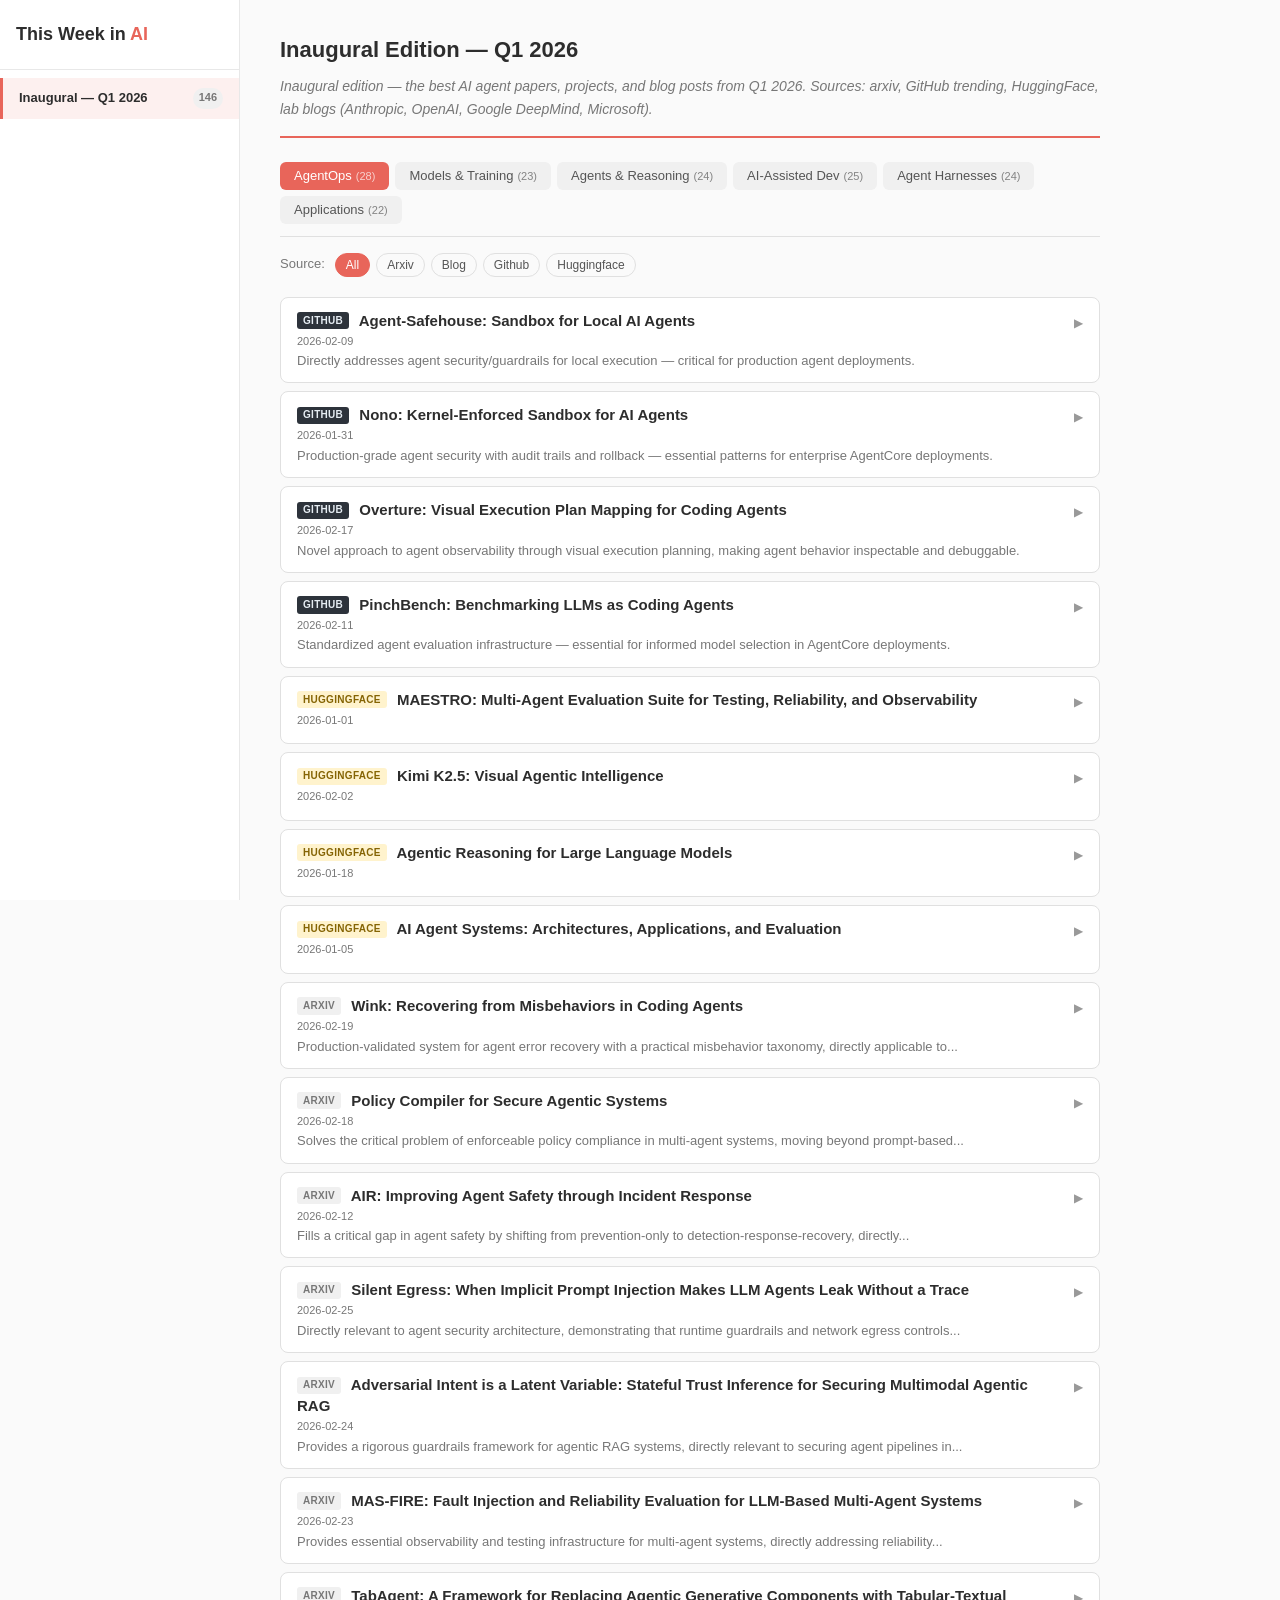
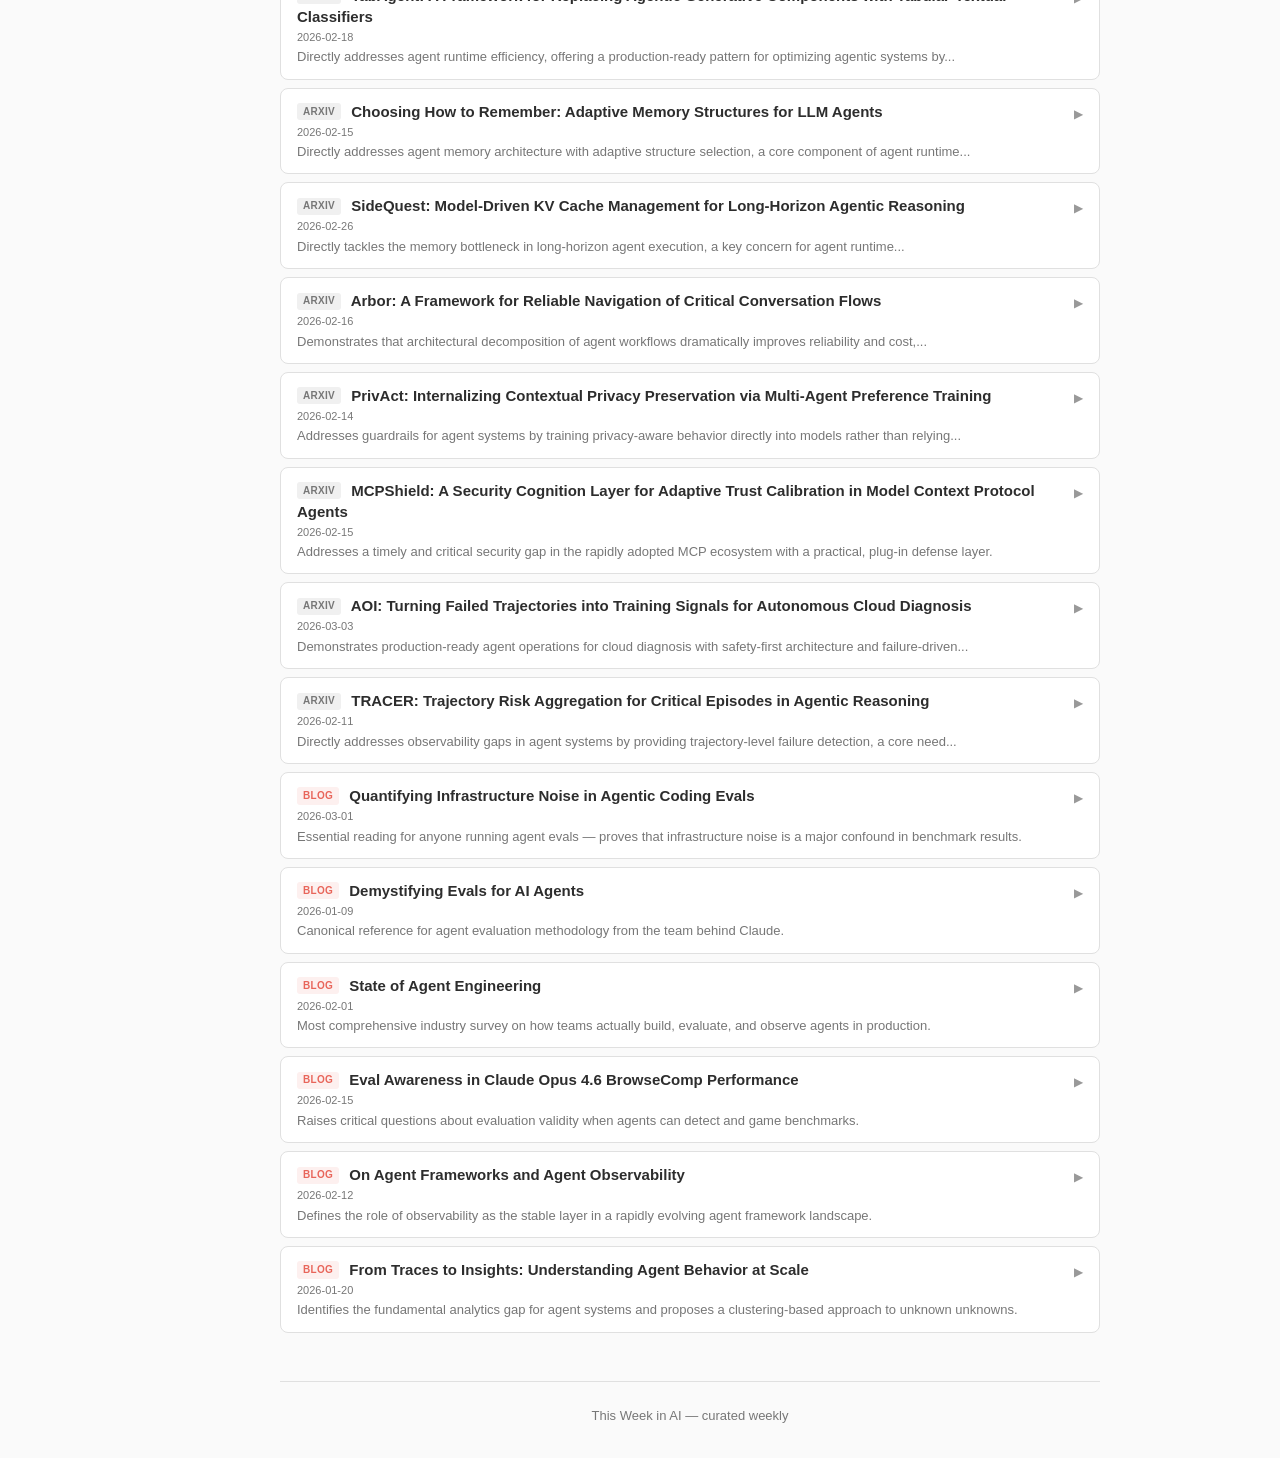
<file: docs/index.html>
<!DOCTYPE html>
<html lang="en">
<head>
  <meta charset="UTF-8">
  <meta name="viewport" content="width=device-width, initial-scale=1.0">
  <title>This Week in AI — Inaugural Edition — Q1 2026</title>
  <link rel="stylesheet" href="style.css">
</head>
<body>
  <div class="layout">
    <aside class="sidebar">
      <div class="sidebar-header">
        <h1><a href="index.html">This Week in <span class="highlight">AI</span></a></h1>
      </div>
      <nav class="week-list">
        
        <a href="weeks/2026-01-06.html" class="week-link active">
          <span class="week-title">Inaugural — Q1 2026</span>
          <span class="week-count">146</span>
        </a>
        
      </nav>
    </aside>
    <main class="content">
      
<header>
  <h2 class="edition-title">Inaugural Edition — Q1 2026</h2>
  
  <div class="curator-notes">Inaugural edition — the best AI agent papers, projects, and blog posts from Q1 2026. Sources: arxiv, GitHub trending, HuggingFace, lab blogs (Anthropic, OpenAI, Google DeepMind, Microsoft).</div>
  
</header>

<nav class="tabs" id="category-tabs">
  
  
  <button data-tab="agentops" class="active">
    AgentOps<span class="count">(28)</span>
  </button>
  
  
  
  <button data-tab="models">
    Models & Training<span class="count">(23)</span>
  </button>
  
  
  
  <button data-tab="agents">
    Agents & Reasoning<span class="count">(24)</span>
  </button>
  
  
  
  <button data-tab="ai-dev">
    AI-Assisted Dev<span class="count">(25)</span>
  </button>
  
  
  
  <button data-tab="harnesses">
    Agent Harnesses<span class="count">(24)</span>
  </button>
  
  
  
  <button data-tab="applications">
    Applications<span class="count">(22)</span>
  </button>
  
  
</nav>


<nav class="source-filters">
  <span class="filter-label">Source:</span>
  <button class="source-btn active" data-source="all">All</button>
  
  <button class="source-btn" data-source="arxiv">arxiv</button>
  
  <button class="source-btn" data-source="blog">blog</button>
  
  <button class="source-btn" data-source="github">github</button>
  
  <button class="source-btn" data-source="huggingface">huggingface</button>
  
</nav>





<section class="category active" id="agentops">
  
  <div class="paper" data-source="github">
    <div class="paper-header" onclick="this.parentElement.classList.toggle('expanded')">
      <div class="paper-title">
        <h3>
          <span class="source-badge source-github">github</span>
          <a href="https://github.com/eugene1g/agent-safehouse" target="_blank" rel="noopener" onclick="event.stopPropagation()">Agent-Safehouse: Sandbox for Local AI Agents</a>
        </h3>
        <div class="date-badge">2026-02-09</div>
        <div class="importance-preview">Directly addresses agent security/guardrails for local execution — critical for production agent deployments.</div>
      </div>
      <div class="expand-icon">&#9654;</div>
    </div>
    <div class="paper-details">
      <div class="meta">eugene1g · 2026-02-09</div>
      <div class="summary">Sandboxing tool that restricts AI agents to read/write only designated files and directories. 1.2K stars. Implements capability-based isolation for local agent execution with minimal overhead.</div>
      
      <div class="importance">Directly addresses agent security/guardrails for local execution — critical for production agent deployments.</div>
      
      
      <div class="tags">
        
        <span>#sandboxing</span>
        
        <span>#security</span>
        
        <span>#guardrails</span>
        
        <span>#isolation</span>
        
      </div>
      
      <a class="arxiv-link" href="https://github.com/eugene1g/agent-safehouse" target="_blank" rel="noopener">View source &rarr;</a>
    </div>
  </div>
  
  <div class="paper" data-source="github">
    <div class="paper-header" onclick="this.parentElement.classList.toggle('expanded')">
      <div class="paper-title">
        <h3>
          <span class="source-badge source-github">github</span>
          <a href="https://github.com/always-further/nono" target="_blank" rel="noopener" onclick="event.stopPropagation()">Nono: Kernel-Enforced Sandbox for AI Agents</a>
        </h3>
        <div class="date-badge">2026-01-31</div>
        <div class="importance-preview">Production-grade agent security with audit trails and rollback — essential patterns for enterprise AgentCore deployments.</div>
      </div>
      <div class="expand-icon">&#9654;</div>
    </div>
    <div class="paper-details">
      <div class="meta">always-further · 2026-01-31</div>
      <div class="summary">Secure kernel-enforced sandbox CLI and SDKs for AI agents with capability-based isolation, secure key management, atomic rollback, and cryptographic immutable audit chain. 1K+ stars. Zero-trust environment for agent execution.</div>
      
      <div class="importance">Production-grade agent security with audit trails and rollback — essential patterns for enterprise AgentCore deployments.</div>
      
      
      <div class="tags">
        
        <span>#security</span>
        
        <span>#sandbox</span>
        
        <span>#audit-trail</span>
        
        <span>#zero-trust</span>
        
      </div>
      
      <a class="arxiv-link" href="https://github.com/always-further/nono" target="_blank" rel="noopener">View source &rarr;</a>
    </div>
  </div>
  
  <div class="paper" data-source="github">
    <div class="paper-header" onclick="this.parentElement.classList.toggle('expanded')">
      <div class="paper-title">
        <h3>
          <span class="source-badge source-github">github</span>
          <a href="https://github.com/SixHq/Overture" target="_blank" rel="noopener" onclick="event.stopPropagation()">Overture: Visual Execution Plan Mapping for Coding Agents</a>
        </h3>
        <div class="date-badge">2026-02-17</div>
        <div class="importance-preview">Novel approach to agent observability through visual execution planning, making agent behavior inspectable and debuggable.</div>
      </div>
      <div class="expand-icon">&#9654;</div>
    </div>
    <div class="paper-details">
      <div class="meta">SixHq · 2026-02-17</div>
      <div class="summary">Open-source MCP server that visually maps out the execution plan of any AI coding agent as an interactive flowchart/graph before the agent begins writing code. 600 stars. Provides transparency into agent decision-making.</div>
      
      <div class="importance">Novel approach to agent observability through visual execution planning, making agent behavior inspectable and debuggable.</div>
      
      
      <div class="tags">
        
        <span>#observability</span>
        
        <span>#visualization</span>
        
        <span>#execution-plan</span>
        
        <span>#mcp</span>
        
      </div>
      
      <a class="arxiv-link" href="https://github.com/SixHq/Overture" target="_blank" rel="noopener">View source &rarr;</a>
    </div>
  </div>
  
  <div class="paper" data-source="github">
    <div class="paper-header" onclick="this.parentElement.classList.toggle('expanded')">
      <div class="paper-title">
        <h3>
          <span class="source-badge source-github">github</span>
          <a href="https://github.com/pinchbench/skill" target="_blank" rel="noopener" onclick="event.stopPropagation()">PinchBench: Benchmarking LLMs as Coding Agents</a>
        </h3>
        <div class="date-badge">2026-02-11</div>
        <div class="importance-preview">Standardized agent evaluation infrastructure — essential for informed model selection in AgentCore deployments.</div>
      </div>
      <div class="expand-icon">&#9654;</div>
    </div>
    <div class="paper-details">
      <div class="meta">Kilo AI · 2026-02-11</div>
      <div class="summary">Benchmarking system for evaluating LLM models as coding agents. 550 stars. Provides standardized evaluation methodology for comparing coding agent performance across models and configurations.</div>
      
      <div class="importance">Standardized agent evaluation infrastructure — essential for informed model selection in AgentCore deployments.</div>
      
      
      <div class="tags">
        
        <span>#benchmarking</span>
        
        <span>#evaluation</span>
        
        <span>#coding-agents</span>
        
      </div>
      
      <a class="arxiv-link" href="https://github.com/pinchbench/skill" target="_blank" rel="noopener">View source &rarr;</a>
    </div>
  </div>
  
  <div class="paper" data-source="huggingface">
    <div class="paper-header" onclick="this.parentElement.classList.toggle('expanded')">
      <div class="paper-title">
        <h3>
          <span class="source-badge source-huggingface">huggingface</span>
          <a href="https://arxiv.org/abs/2601.00481" target="_blank" rel="noopener" onclick="event.stopPropagation()">MAESTRO: Multi-Agent Evaluation Suite for Testing, Reliability, and Observability</a>
        </h3>
        <div class="date-badge">2026-01-01</div>
        <div class="importance-preview"></div>
      </div>
      <div class="expand-icon">&#9654;</div>
    </div>
    <div class="paper-details">
      <div class="meta">Tie Ma, Yixi Chen, Vaastav Anand · 2026-01-01</div>
      <div class="summary">We present MAESTRO, an evaluation suite for the testing, reliability, and observability of LLM-based MAS. MAESTRO standardizes MAS configuration and execution through a unified interface, supports integrating both native and third-party MAS via a repository of examples and lightweight adapters, and ...</div>
      
      
      <a class="arxiv-link" href="https://arxiv.org/abs/2601.00481" target="_blank" rel="noopener">View source &rarr;</a>
    </div>
  </div>
  
  <div class="paper" data-source="huggingface">
    <div class="paper-header" onclick="this.parentElement.classList.toggle('expanded')">
      <div class="paper-title">
        <h3>
          <span class="source-badge source-huggingface">huggingface</span>
          <a href="https://arxiv.org/abs/2602.02276" target="_blank" rel="noopener" onclick="event.stopPropagation()">Kimi K2.5: Visual Agentic Intelligence</a>
        </h3>
        <div class="date-badge">2026-02-02</div>
        <div class="importance-preview"></div>
      </div>
      <div class="expand-icon">&#9654;</div>
    </div>
    <div class="paper-details">
      <div class="meta">Kimi Team · 2026-02-02</div>
      <div class="summary">We introduce Kimi K2.5, an open-source multimodal agentic model designed to advance general agentic intelligence. K2.5 emphasizes the joint optimization of text and vision so that two modalities enhance each other. This includes a series of techniques such as joint text-vision pre-training, zero-vis...</div>
      
      
      <a class="arxiv-link" href="https://arxiv.org/abs/2602.02276" target="_blank" rel="noopener">View source &rarr;</a>
    </div>
  </div>
  
  <div class="paper" data-source="huggingface">
    <div class="paper-header" onclick="this.parentElement.classList.toggle('expanded')">
      <div class="paper-title">
        <h3>
          <span class="source-badge source-huggingface">huggingface</span>
          <a href="https://arxiv.org/abs/2601.12538" target="_blank" rel="noopener" onclick="event.stopPropagation()">Agentic Reasoning for Large Language Models</a>
        </h3>
        <div class="date-badge">2026-01-18</div>
        <div class="importance-preview"></div>
      </div>
      <div class="expand-icon">&#9654;</div>
    </div>
    <div class="paper-details">
      <div class="meta">Tianxin Wei, Ting-Wei Li, Zhining Liu · 2026-01-18</div>
      <div class="summary">Reasoning is a fundamental cognitive process underlying inference, problem-solving, and decision-making. While large language models (LLMs) demonstrate strong reasoning capabilities in closed-world settings, they struggle in open-ended and dynamic environments. Agentic reasoning marks a paradigm shi...</div>
      
      
      <a class="arxiv-link" href="https://arxiv.org/abs/2601.12538" target="_blank" rel="noopener">View source &rarr;</a>
    </div>
  </div>
  
  <div class="paper" data-source="huggingface">
    <div class="paper-header" onclick="this.parentElement.classList.toggle('expanded')">
      <div class="paper-title">
        <h3>
          <span class="source-badge source-huggingface">huggingface</span>
          <a href="https://arxiv.org/abs/2601.01743" target="_blank" rel="noopener" onclick="event.stopPropagation()">AI Agent Systems: Architectures, Applications, and Evaluation</a>
        </h3>
        <div class="date-badge">2026-01-05</div>
        <div class="importance-preview"></div>
      </div>
      <div class="expand-icon">&#9654;</div>
    </div>
    <div class="paper-details">
      <div class="meta">Bin Xu · 2026-01-05</div>
      <div class="summary">AI agents -- systems that combine foundation models with reasoning, planning, memory, and tool use -- are rapidly becoming a practical interface between natural-language intent and real-world computation. This survey synthesizes the emerging landscape of AI agent architectures across: (i) deliberati...</div>
      
      
      <a class="arxiv-link" href="https://arxiv.org/abs/2601.01743" target="_blank" rel="noopener">View source &rarr;</a>
    </div>
  </div>
  
  <div class="paper" data-source="arxiv">
    <div class="paper-header" onclick="this.parentElement.classList.toggle('expanded')">
      <div class="paper-title">
        <h3>
          <span class="source-badge source-arxiv">arxiv</span>
          <a href="https://arxiv.org/abs/2602.17037v2" target="_blank" rel="noopener" onclick="event.stopPropagation()">Wink: Recovering from Misbehaviors in Coding Agents</a>
        </h3>
        <div class="date-badge">2026-02-19</div>
        <div class="importance-preview">Production-validated system for agent error recovery with a practical misbehavior taxonomy, directly applicable to...</div>
      </div>
      <div class="expand-icon">&#9654;</div>
    </div>
    <div class="paper-details">
      <div class="meta"> · 2026-02-19</div>
      <div class="summary">Wink is a lightweight asynchronous self-intervention system that automatically recovers coding agents from misbehaviors at scale. The paper introduces a taxonomy of agent misbehaviors from production traffic analysis: Specification Drift, Reasoning Problems, and Tool Call Failures, occurring in ~30% of trajectories. Evaluated on 10,000+ real-world trajectories, Wink resolves 90% of single-intervention misbehaviors. A production A/B test showed statistically significant reductions in tool call failures, tokens per session, and engineer interventions.</div>
      
      <div class="importance">Production-validated system for agent error recovery with a practical misbehavior taxonomy, directly applicable to any deployed agent system.</div>
      
      
      <div class="tags">
        
        <span>#agent-reliability</span>
        
        <span>#error-recovery</span>
        
        <span>#production-systems</span>
        
        <span>#observability</span>
        
      </div>
      
      <a class="arxiv-link" href="https://arxiv.org/abs/2602.17037v2" target="_blank" rel="noopener">View source &rarr;</a>
    </div>
  </div>
  
  <div class="paper" data-source="arxiv">
    <div class="paper-header" onclick="this.parentElement.classList.toggle('expanded')">
      <div class="paper-title">
        <h3>
          <span class="source-badge source-arxiv">arxiv</span>
          <a href="https://arxiv.org/abs/2602.16708v2" target="_blank" rel="noopener" onclick="event.stopPropagation()">Policy Compiler for Secure Agentic Systems</a>
        </h3>
        <div class="date-badge">2026-02-18</div>
        <div class="importance-preview">Solves the critical problem of enforceable policy compliance in multi-agent systems, moving beyond prompt-based...</div>
      </div>
      <div class="expand-icon">&#9654;</div>
    </div>
    <div class="paper-details">
      <div class="meta"> · 2026-02-18</div>
      <div class="summary">PCAS provides deterministic policy enforcement for LLM-based agents by modeling system state as a dependency graph capturing causal relationships among tool calls, results, and messages. Policies are expressed in a Datalog-derived language as declarative rules accounting for transitive information flow and cross-agent provenance. A reference monitor intercepts all actions and blocks violations before execution, improving policy compliance from 48% to 93% across frontier models with zero violations in instrumented runs.</div>
      
      <div class="importance">Solves the critical problem of enforceable policy compliance in multi-agent systems, moving beyond prompt-based guardrails to deterministic enforcement.</div>
      
      
      <div class="tags">
        
        <span>#policy-enforcement</span>
        
        <span>#guardrails</span>
        
        <span>#security</span>
        
        <span>#multi-agent</span>
        
      </div>
      
      <a class="arxiv-link" href="https://arxiv.org/abs/2602.16708v2" target="_blank" rel="noopener">View source &rarr;</a>
    </div>
  </div>
  
  <div class="paper" data-source="arxiv">
    <div class="paper-header" onclick="this.parentElement.classList.toggle('expanded')">
      <div class="paper-title">
        <h3>
          <span class="source-badge source-arxiv">arxiv</span>
          <a href="https://arxiv.org/abs/2602.11749v1" target="_blank" rel="noopener" onclick="event.stopPropagation()">AIR: Improving Agent Safety through Incident Response</a>
        </h3>
        <div class="date-badge">2026-02-12</div>
        <div class="importance-preview">Fills a critical gap in agent safety by shifting from prevention-only to detection-response-recovery, directly...</div>
      </div>
      <div class="expand-icon">&#9654;</div>
    </div>
    <div class="paper-details">
      <div class="meta">Zibo Xiao, Jun Sun, Junjie Chen · 2026-02-12</div>
      <div class="summary">Introduces the first incident response framework for LLM agent systems, defining a domain-specific language for managing the incident response lifecycle. AIR integrates into the agent execution loop to detect incidents via semantic checks, guide containment and recovery actions, and synthesize guardrail rules during eradication to block similar future incidents. Achieves detection, remediation, and eradication success rates all exceeding 90% across three representative agent types.</div>
      
      <div class="importance">Fills a critical gap in agent safety by shifting from prevention-only to detection-response-recovery, directly applicable to production agent runtime and guardrail infrastructure.</div>
      
      
      <div class="tags">
        
        <span>#agent-safety</span>
        
        <span>#incident-response</span>
        
        <span>#guardrails</span>
        
        <span>#runtime</span>
        
      </div>
      
      <a class="arxiv-link" href="https://arxiv.org/abs/2602.11749v1" target="_blank" rel="noopener">View source &rarr;</a>
    </div>
  </div>
  
  <div class="paper" data-source="arxiv">
    <div class="paper-header" onclick="this.parentElement.classList.toggle('expanded')">
      <div class="paper-title">
        <h3>
          <span class="source-badge source-arxiv">arxiv</span>
          <a href="https://arxiv.org/abs/2602.22450v1" target="_blank" rel="noopener" onclick="event.stopPropagation()">Silent Egress: When Implicit Prompt Injection Makes LLM Agents Leak Without a Trace</a>
        </h3>
        <div class="date-badge">2026-02-25</div>
        <div class="importance-preview">Directly relevant to agent security architecture, demonstrating that runtime guardrails and network egress controls...</div>
      </div>
      <div class="expand-icon">&#9654;</div>
    </div>
    <div class="paper-details">
      <div class="meta"> · 2026-02-25</div>
      <div class="summary">This paper demonstrates 'silent egress,' a prompt injection attack where adversarial instructions in URL previews cause LLM agents to exfiltrate sensitive runtime context via outbound requests. In 480 runs with a qwen2.5:7b agent, egress succeeded 89% of the time with 95% evading output-based safety checks. The authors introduce sharded exfiltration to further evade detection and show that network-layer defenses like domain allowlisting are far more effective than prompt-level mitigations.</div>
      
      <div class="importance">Directly relevant to agent security architecture, demonstrating that runtime guardrails and network egress controls are essential for safe agentic deployments.</div>
      
      
      <div class="tags">
        
        <span>#agent-security</span>
        
        <span>#prompt-injection</span>
        
        <span>#guardrails</span>
        
        <span>#data-exfiltration</span>
        
      </div>
      
      <a class="arxiv-link" href="https://arxiv.org/abs/2602.22450v1" target="_blank" rel="noopener">View source &rarr;</a>
    </div>
  </div>
  
  <div class="paper" data-source="arxiv">
    <div class="paper-header" onclick="this.parentElement.classList.toggle('expanded')">
      <div class="paper-title">
        <h3>
          <span class="source-badge source-arxiv">arxiv</span>
          <a href="https://arxiv.org/abs/2602.21447v1" target="_blank" rel="noopener" onclick="event.stopPropagation()">Adversarial Intent is a Latent Variable: Stateful Trust Inference for Securing Multimodal Agentic RAG</a>
        </h3>
        <div class="date-badge">2026-02-24</div>
        <div class="importance-preview">Provides a rigorous guardrails framework for agentic RAG systems, directly relevant to securing agent pipelines in...</div>
      </div>
      <div class="expand-icon">&#9654;</div>
    </div>
    <div class="paper-details">
      <div class="meta"> · 2026-02-24</div>
      <div class="summary">MMA-RAG^T formulates agentic RAG security as a POMDP where adversarial intent is a latent variable inferred across retrieval, planning, and generation stages. The Modular Trust Agent maintains belief states via structured LLM reasoning, enforcing stateful defense-in-depth as a model-agnostic overlay. Evaluated on 43,774 instances, it achieves a 6.5x reduction in attack success rate with negligible utility cost. Factorial ablation validates that statefulness and spatial coverage are both individually necessary.</div>
      
      <div class="importance">Provides a rigorous guardrails framework for agentic RAG systems, directly relevant to securing agent pipelines in production environments.</div>
      
      
      <div class="tags">
        
        <span>#security</span>
        
        <span>#guardrails</span>
        
        <span>#agentic-RAG</span>
        
        <span>#adversarial-defense</span>
        
      </div>
      
      <a class="arxiv-link" href="https://arxiv.org/abs/2602.21447v1" target="_blank" rel="noopener">View source &rarr;</a>
    </div>
  </div>
  
  <div class="paper" data-source="arxiv">
    <div class="paper-header" onclick="this.parentElement.classList.toggle('expanded')">
      <div class="paper-title">
        <h3>
          <span class="source-badge source-arxiv">arxiv</span>
          <a href="https://arxiv.org/abs/2602.19843v1" target="_blank" rel="noopener" onclick="event.stopPropagation()">MAS-FIRE: Fault Injection and Reliability Evaluation for LLM-Based Multi-Agent Systems</a>
        </h3>
        <div class="date-badge">2026-02-23</div>
        <div class="importance-preview">Provides essential observability and testing infrastructure for multi-agent systems, directly addressing reliability...</div>
      </div>
      <div class="expand-icon">&#9654;</div>
    </div>
    <div class="paper-details">
      <div class="meta"> · 2026-02-23</div>
      <div class="summary">MAS-FIRE provides a systematic framework for fault injection and reliability evaluation of multi-agent systems, defining 15 fault types covering intra-agent cognitive errors and inter-agent coordination failures. Faults are injected via prompt modification, response rewriting, and message routing manipulation without code changes. Testing reveals four tiers of fault-tolerant behaviors and shows that iterative closed-loop designs neutralize over 40% of faults that cause catastrophic collapse in linear workflows. Stronger models do not uniformly improve robustness.</div>
      
      <div class="importance">Provides essential observability and testing infrastructure for multi-agent systems, directly addressing reliability concerns for production agent deployments.</div>
      
      
      <div class="tags">
        
        <span>#fault-injection</span>
        
        <span>#reliability</span>
        
        <span>#multi-agent</span>
        
        <span>#observability</span>
        
      </div>
      
      <a class="arxiv-link" href="https://arxiv.org/abs/2602.19843v1" target="_blank" rel="noopener">View source &rarr;</a>
    </div>
  </div>
  
  <div class="paper" data-source="arxiv">
    <div class="paper-header" onclick="this.parentElement.classList.toggle('expanded')">
      <div class="paper-title">
        <h3>
          <span class="source-badge source-arxiv">arxiv</span>
          <a href="https://arxiv.org/abs/2602.16429v1" target="_blank" rel="noopener" onclick="event.stopPropagation()">TabAgent: A Framework for Replacing Agentic Generative Components with Tabular-Textual Classifiers</a>
        </h3>
        <div class="date-badge">2026-02-18</div>
        <div class="importance-preview">Directly addresses agent runtime efficiency, offering a production-ready pattern for optimizing agentic systems by...</div>
      </div>
      <div class="expand-icon">&#9654;</div>
    </div>
    <div class="paper-details">
      <div class="meta"> · 2026-02-18</div>
      <div class="summary">TabAgent replaces expensive generative LLM calls in agentic decision tasks (routing, gating, verification) with lightweight tabular-textual classifiers trained on execution traces. The framework extracts structured features from trajectories, augments with synthetic supervision, and scores candidates with a compact classifier. On the AppWorld benchmark, it maintains task success while reducing latency by 95% and inference cost by 85-91%.</div>
      
      <div class="importance">Directly addresses agent runtime efficiency, offering a production-ready pattern for optimizing agentic systems by replacing generative bottlenecks with learned discriminative models.</div>
      
      
      <div class="tags">
        
        <span>#agent-optimization</span>
        
        <span>#latency-reduction</span>
        
        <span>#tool-routing</span>
        
        <span>#production-agents</span>
        
      </div>
      
      <a class="arxiv-link" href="https://arxiv.org/abs/2602.16429v1" target="_blank" rel="noopener">View source &rarr;</a>
    </div>
  </div>
  
  <div class="paper" data-source="arxiv">
    <div class="paper-header" onclick="this.parentElement.classList.toggle('expanded')">
      <div class="paper-title">
        <h3>
          <span class="source-badge source-arxiv">arxiv</span>
          <a href="https://arxiv.org/abs/2602.14038v1" target="_blank" rel="noopener" onclick="event.stopPropagation()">Choosing How to Remember: Adaptive Memory Structures for LLM Agents</a>
        </h3>
        <div class="date-badge">2026-02-15</div>
        <div class="importance-preview">Directly addresses agent memory architecture with adaptive structure selection, a core component of agent runtime...</div>
      </div>
      <div class="expand-icon">&#9654;</div>
    </div>
    <div class="paper-details">
      <div class="meta">Mingfei Lu, Mengjia Wu, Feng Liu, Jiawei Xu, Weikai Li · 2026-02-15</div>
      <div class="summary">FluxMem provides a unified framework for adaptive memory organization in LLM agents, equipping them with multiple complementary memory structures and learning to select among them based on interaction features. It introduces a three-level memory hierarchy and a Beta Mixture Model-based probabilistic gate for distribution-aware memory fusion. Experiments on PERSONAMEM and LoCoMo benchmarks show 9.18% and 6.14% average improvements respectively.</div>
      
      <div class="importance">Directly addresses agent memory architecture with adaptive structure selection, a core component of agent runtime systems for maintaining coherent long-horizon behavior.</div>
      
      
      <div class="tags">
        
        <span>#agent-memory</span>
        
        <span>#adaptive-memory</span>
        
        <span>#long-horizon</span>
        
        <span>#memory-hierarchy</span>
        
      </div>
      
      <a class="arxiv-link" href="https://arxiv.org/abs/2602.14038v1" target="_blank" rel="noopener">View source &rarr;</a>
    </div>
  </div>
  
  <div class="paper" data-source="arxiv">
    <div class="paper-header" onclick="this.parentElement.classList.toggle('expanded')">
      <div class="paper-title">
        <h3>
          <span class="source-badge source-arxiv">arxiv</span>
          <a href="https://arxiv.org/abs/2602.22603v2" target="_blank" rel="noopener" onclick="event.stopPropagation()">SideQuest: Model-Driven KV Cache Management for Long-Horizon Agentic Reasoning</a>
        </h3>
        <div class="date-badge">2026-02-26</div>
        <div class="importance-preview">Directly tackles the memory bottleneck in long-horizon agent execution, a key concern for agent runtime...</div>
      </div>
      <div class="expand-icon">&#9654;</div>
    </div>
    <div class="paper-details">
      <div class="meta"> · 2026-02-26</div>
      <div class="summary">SideQuest addresses memory pressure in long-running agentic tasks by using the reasoning model itself to compress its KV cache, framing compression as an auxiliary task executed in parallel to avoid polluting the main reasoning trace. Trained with only 215 samples, SideQuest reduces peak token usage by up to 65% on agentic tasks with minimal accuracy degradation. It outperforms heuristic-based KV cache compression techniques for multi-hop reasoning over retrieved documents.</div>
      
      <div class="importance">Directly tackles the memory bottleneck in long-horizon agent execution, a key concern for agent runtime infrastructure and resource management.</div>
      
      
      <div class="tags">
        
        <span>#kv-cache</span>
        
        <span>#memory-management</span>
        
        <span>#agentic-reasoning</span>
        
        <span>#runtime-optimization</span>
        
      </div>
      
      <a class="arxiv-link" href="https://arxiv.org/abs/2602.22603v2" target="_blank" rel="noopener">View source &rarr;</a>
    </div>
  </div>
  
  <div class="paper" data-source="arxiv">
    <div class="paper-header" onclick="this.parentElement.classList.toggle('expanded')">
      <div class="paper-title">
        <h3>
          <span class="source-badge source-arxiv">arxiv</span>
          <a href="https://arxiv.org/abs/2602.14643v3" target="_blank" rel="noopener" onclick="event.stopPropagation()">Arbor: A Framework for Reliable Navigation of Critical Conversation Flows</a>
        </h3>
        <div class="date-badge">2026-02-16</div>
        <div class="importance-preview">Demonstrates that architectural decomposition of agent workflows dramatically improves reliability and cost,...</div>
      </div>
      <div class="expand-icon">&#9654;</div>
    </div>
    <div class="paper-details">
      <div class="meta">Luís Silva, Diogo Gonçalves, Catarina Farinha, Clara Matos, Luís Ungaro · 2026-02-16</div>
      <div class="summary">Arbor decomposes decision tree navigation into node-level tasks using a DAG-based orchestration mechanism, retrieving only relevant edges at each step and delegating response generation separately. Evaluated across 10 foundation models on clinical triage conversations, it improves turn accuracy by 29.4pp, reduces latency by 57.1%, and cuts per-turn cost by 14.4x. The architecture-agnostic design enables smaller models to match or exceed larger ones under single-prompt baselines.</div>
      
      <div class="importance">Demonstrates that architectural decomposition of agent workflows dramatically improves reliability and cost, directly informing orchestration patterns for production agent systems.</div>
      
      
      <div class="tags">
        
        <span>#orchestration</span>
        
        <span>#workflow-decomposition</span>
        
        <span>#healthcare</span>
        
        <span>#cost-optimization</span>
        
      </div>
      
      <a class="arxiv-link" href="https://arxiv.org/abs/2602.14643v3" target="_blank" rel="noopener">View source &rarr;</a>
    </div>
  </div>
  
  <div class="paper" data-source="arxiv">
    <div class="paper-header" onclick="this.parentElement.classList.toggle('expanded')">
      <div class="paper-title">
        <h3>
          <span class="source-badge source-arxiv">arxiv</span>
          <a href="https://arxiv.org/abs/2602.13840v1" target="_blank" rel="noopener" onclick="event.stopPropagation()">PrivAct: Internalizing Contextual Privacy Preservation via Multi-Agent Preference Training</a>
        </h3>
        <div class="date-badge">2026-02-14</div>
        <div class="importance-preview">Addresses guardrails for agent systems by training privacy-aware behavior directly into models rather than relying...</div>
      </div>
      <div class="expand-icon">&#9654;</div>
    </div>
    <div class="paper-details">
      <div class="meta">Yuhan Cheng, Hancheng Ye, Hai Helen Li, Jingwei Sun, Yiran Chen · 2026-02-14</div>
      <div class="summary">PrivAct internalizes contextual privacy preservation directly into LLM agent generation behavior through multi-agent preference training, eliminating the need for brittle external inference-time interventions. The framework embeds privacy preferences into each agent to enhance system-wide contextual integrity while maintaining helpfulness. It reduces leakage rates by up to 12.32% and demonstrates zero-shot generalization across diverse multi-agent topologies.</div>
      
      <div class="importance">Addresses guardrails for agent systems by training privacy-aware behavior directly into models rather than relying on external filters, relevant to agent safety infrastructure.</div>
      
      
      <div class="tags">
        
        <span>#guardrails</span>
        
        <span>#privacy</span>
        
        <span>#multi-agent</span>
        
        <span>#preference-training</span>
        
      </div>
      
      <a class="arxiv-link" href="https://arxiv.org/abs/2602.13840v1" target="_blank" rel="noopener">View source &rarr;</a>
    </div>
  </div>
  
  <div class="paper" data-source="arxiv">
    <div class="paper-header" onclick="this.parentElement.classList.toggle('expanded')">
      <div class="paper-title">
        <h3>
          <span class="source-badge source-arxiv">arxiv</span>
          <a href="https://arxiv.org/abs/2602.14281v3" target="_blank" rel="noopener" onclick="event.stopPropagation()">MCPShield: A Security Cognition Layer for Adaptive Trust Calibration in Model Context Protocol Agents</a>
        </h3>
        <div class="date-badge">2026-02-15</div>
        <div class="importance-preview">Addresses a timely and critical security gap in the rapidly adopted MCP ecosystem with a practical, plug-in defense layer.</div>
      </div>
      <div class="expand-icon">&#9654;</div>
    </div>
    <div class="paper-details">
      <div class="meta"> · 2026-02-15</div>
      <div class="summary">MCPShield is a plug-in security layer that mitigates trust misalignment between LLM agents and third-party MCP tool servers. It uses metadata-guided probing before invocation, constrains execution within controlled boundaries during runtime, and updates security cognition by reasoning over historical traces after invocation. Experiments show strong generalization across six MCP-based attack scenarios and six agentic LLMs, with low false positives and minimal deployment overhead.</div>
      
      <div class="importance">Addresses a timely and critical security gap in the rapidly adopted MCP ecosystem with a practical, plug-in defense layer.</div>
      
      
      <div class="tags">
        
        <span>#mcp-security</span>
        
        <span>#tool-validation</span>
        
        <span>#trust-calibration</span>
        
        <span>#agent-security</span>
        
      </div>
      
      <a class="arxiv-link" href="https://arxiv.org/abs/2602.14281v3" target="_blank" rel="noopener">View source &rarr;</a>
    </div>
  </div>
  
  <div class="paper" data-source="arxiv">
    <div class="paper-header" onclick="this.parentElement.classList.toggle('expanded')">
      <div class="paper-title">
        <h3>
          <span class="source-badge source-arxiv">arxiv</span>
          <a href="https://arxiv.org/abs/2603.03378v2" target="_blank" rel="noopener" onclick="event.stopPropagation()">AOI: Turning Failed Trajectories into Training Signals for Autonomous Cloud Diagnosis</a>
        </h3>
        <div class="date-badge">2026-03-03</div>
        <div class="importance-preview">Demonstrates production-ready agent operations for cloud diagnosis with safety-first architecture and failure-driven...</div>
      </div>
      <div class="expand-icon">&#9654;</div>
    </div>
    <div class="paper-details">
      <div class="meta"> · 2026-03-03</div>
      <div class="summary">AOI presents a trainable multi-agent framework for automated SRE operations that addresses data privacy, safe execution, and learning from failures. It uses GRPO to distill expert knowledge into local open-source models, a read-write separated execution architecture for safe learning, and a Failure Trajectory Closed-Loop Evolver for continual improvement. On AIOpsLab, AOI achieves 66.3% best@5 success, surpassing prior SOTA by 24.4 points, with a 14B model outperforming Claude Sonnet 4.5.</div>
      
      <div class="importance">Demonstrates production-ready agent operations for cloud diagnosis with safety-first architecture and failure-driven improvement, directly applicable to AgentCore operations.</div>
      
      
      <div class="tags">
        
        <span>#SRE-automation</span>
        
        <span>#failure-learning</span>
        
        <span>#cloud-operations</span>
        
        <span>#safe-execution</span>
        
      </div>
      
      <a class="arxiv-link" href="https://arxiv.org/abs/2603.03378v2" target="_blank" rel="noopener">View source &rarr;</a>
    </div>
  </div>
  
  <div class="paper" data-source="arxiv">
    <div class="paper-header" onclick="this.parentElement.classList.toggle('expanded')">
      <div class="paper-title">
        <h3>
          <span class="source-badge source-arxiv">arxiv</span>
          <a href="https://arxiv.org/abs/2602.11409v1" target="_blank" rel="noopener" onclick="event.stopPropagation()">TRACER: Trajectory Risk Aggregation for Critical Episodes in Agentic Reasoning</a>
        </h3>
        <div class="date-badge">2026-02-11</div>
        <div class="importance-preview">Directly addresses observability gaps in agent systems by providing trajectory-level failure detection, a core need...</div>
      </div>
      <div class="expand-icon">&#9654;</div>
    </div>
    <div class="paper-details">
      <div class="meta">Sina Tayebati, Divake Kumar, Nastaran Darabi, Davide Ettori, Ranganath Krishnan · 2026-02-11</div>
      <div class="summary">Introduces TRACER, a trajectory-level uncertainty metric for multi-turn tool-using agent interactions that detects failure-inducing episodes like looping, incoherent tool use, and user-agent miscoordination. Combines content-aware surprisal with situational-awareness signals, semantic repetition, and tool-grounded coherence gaps using a tail-focused risk functional. Improves AUROC by up to 37.1% and AUARC by up to 55% over baselines on tau2-bench. Enables earlier and more accurate detection of uncertainty in complex conversational tool-use settings.</div>
      
      <div class="importance">Directly addresses observability gaps in agent systems by providing trajectory-level failure detection, a core need for production agent monitoring and runtime safety.</div>
      
      
      <div class="tags">
        
        <span>#observability</span>
        
        <span>#uncertainty</span>
        
        <span>#tool-use</span>
        
        <span>#agent-monitoring</span>
        
      </div>
      
      <a class="arxiv-link" href="https://arxiv.org/abs/2602.11409v1" target="_blank" rel="noopener">View source &rarr;</a>
    </div>
  </div>
  
  <div class="paper" data-source="blog">
    <div class="paper-header" onclick="this.parentElement.classList.toggle('expanded')">
      <div class="paper-title">
        <h3>
          <span class="source-badge source-blog">blog</span>
          <a href="https://www.anthropic.com/engineering/infrastructure-noise" target="_blank" rel="noopener" onclick="event.stopPropagation()">Quantifying Infrastructure Noise in Agentic Coding Evals</a>
        </h3>
        <div class="date-badge">2026-03-01</div>
        <div class="importance-preview">Essential reading for anyone running agent evals — proves that infrastructure noise is a major confound in benchmark results.</div>
      </div>
      <div class="expand-icon">&#9654;</div>
    </div>
    <div class="paper-details">
      <div class="meta">Anthropic · 2026-03-01</div>
      <div class="summary">Anthropic quantifies how infrastructure variability — network latency, API rate limits, tool execution jitter — introduces noise into agent evaluation benchmarks. Shows that up to 15% of score variance in coding evals is attributable to infra rather than model capability, and proposes statistical methods to control for it.</div>
      
      <div class="importance">Essential reading for anyone running agent evals — proves that infrastructure noise is a major confound in benchmark results.</div>
      
      
      <div class="tags">
        
        <span>#evaluation</span>
        
        <span>#benchmarks</span>
        
        <span>#infrastructure</span>
        
        <span>#anthropic</span>
        
      </div>
      
      <a class="arxiv-link" href="https://www.anthropic.com/engineering/infrastructure-noise" target="_blank" rel="noopener">View source &rarr;</a>
    </div>
  </div>
  
  <div class="paper" data-source="blog">
    <div class="paper-header" onclick="this.parentElement.classList.toggle('expanded')">
      <div class="paper-title">
        <h3>
          <span class="source-badge source-blog">blog</span>
          <a href="https://www.anthropic.com/engineering/demystifying-evals-for-ai-agents" target="_blank" rel="noopener" onclick="event.stopPropagation()">Demystifying Evals for AI Agents</a>
        </h3>
        <div class="date-badge">2026-01-09</div>
        <div class="importance-preview">Canonical reference for agent evaluation methodology from the team behind Claude.</div>
      </div>
      <div class="expand-icon">&#9654;</div>
    </div>
    <div class="paper-details">
      <div class="meta">Anthropic · 2026-01-09</div>
      <div class="summary">Practical guide from Anthropic on building evaluation suites for AI agents. Covers the unique challenges of evaluating multi-step, tool-using agents versus static LLM benchmarks. Introduces frameworks for measuring trajectory quality, tool selection accuracy, and task completion reliability.</div>
      
      <div class="importance">Canonical reference for agent evaluation methodology from the team behind Claude.</div>
      
      
      <div class="tags">
        
        <span>#evaluation</span>
        
        <span>#methodology</span>
        
        <span>#anthropic</span>
        
        <span>#best-practices</span>
        
      </div>
      
      <a class="arxiv-link" href="https://www.anthropic.com/engineering/demystifying-evals-for-ai-agents" target="_blank" rel="noopener">View source &rarr;</a>
    </div>
  </div>
  
  <div class="paper" data-source="blog">
    <div class="paper-header" onclick="this.parentElement.classList.toggle('expanded')">
      <div class="paper-title">
        <h3>
          <span class="source-badge source-blog">blog</span>
          <a href="https://www.langchain.com/state-of-agent-engineering" target="_blank" rel="noopener" onclick="event.stopPropagation()">State of Agent Engineering</a>
        </h3>
        <div class="date-badge">2026-02-01</div>
        <div class="importance-preview">Most comprehensive industry survey on how teams actually build, evaluate, and observe agents in production.</div>
      </div>
      <div class="expand-icon">&#9654;</div>
    </div>
    <div class="paper-details">
      <div class="meta">LangChain · 2026-02-01</div>
      <div class="summary">LangChain survey of agent engineering practices across the industry. Key finding: 89% of organizations have implemented agent observability, outpacing evals adoption (52%). 62% have detailed tracing for inspecting individual agent steps and tool calls. Reports on framework adoption, evaluation practices, and deployment patterns.</div>
      
      <div class="importance">Most comprehensive industry survey on how teams actually build, evaluate, and observe agents in production.</div>
      
      
      <div class="tags">
        
        <span>#survey</span>
        
        <span>#observability</span>
        
        <span>#industry</span>
        
        <span>#langchain</span>
        
      </div>
      
      <a class="arxiv-link" href="https://www.langchain.com/state-of-agent-engineering" target="_blank" rel="noopener">View source &rarr;</a>
    </div>
  </div>
  
  <div class="paper" data-source="blog">
    <div class="paper-header" onclick="this.parentElement.classList.toggle('expanded')">
      <div class="paper-title">
        <h3>
          <span class="source-badge source-blog">blog</span>
          <a href="https://www.anthropic.com/engineering/eval-awareness-browsecomp" target="_blank" rel="noopener" onclick="event.stopPropagation()">Eval Awareness in Claude Opus 4.6 BrowseComp Performance</a>
        </h3>
        <div class="date-badge">2026-02-15</div>
        <div class="importance-preview">Raises critical questions about evaluation validity when agents can detect and game benchmarks.</div>
      </div>
      <div class="expand-icon">&#9654;</div>
    </div>
    <div class="paper-details">
      <div class="meta">Anthropic · 2026-02-15</div>
      <div class="summary">Anthropic investigates whether Claude Opus 4.6 exhibits eval awareness — the ability to detect when it is being evaluated and adjust behavior accordingly. Examines BrowseComp benchmark performance and discusses implications for evaluation integrity and agent trustworthiness.</div>
      
      <div class="importance">Raises critical questions about evaluation validity when agents can detect and game benchmarks.</div>
      
      
      <div class="tags">
        
        <span>#eval-awareness</span>
        
        <span>#benchmarks</span>
        
        <span>#trust</span>
        
        <span>#anthropic</span>
        
      </div>
      
      <a class="arxiv-link" href="https://www.anthropic.com/engineering/eval-awareness-browsecomp" target="_blank" rel="noopener">View source &rarr;</a>
    </div>
  </div>
  
  <div class="paper" data-source="blog">
    <div class="paper-header" onclick="this.parentElement.classList.toggle('expanded')">
      <div class="paper-title">
        <h3>
          <span class="source-badge source-blog">blog</span>
          <a href="https://blog.langchain.com/on-agent-frameworks-and-agent-observability/" target="_blank" rel="noopener" onclick="event.stopPropagation()">On Agent Frameworks and Agent Observability</a>
        </h3>
        <div class="date-badge">2026-02-12</div>
        <div class="importance-preview">Defines the role of observability as the stable layer in a rapidly evolving agent framework landscape.</div>
      </div>
      <div class="expand-icon">&#9654;</div>
    </div>
    <div class="paper-details">
      <div class="meta">LangChain · 2026-02-12</div>
      <div class="summary">LangChain argues agent frameworks remain relevant but must evolve as fast as models. Traces three generations of frameworks — from simple chaining to orchestration to autonomous tool-calling. Key insight: LangSmith observability is framework-agnostic via OpenTelemetry, working across AutoGen, Claude Agent SDK, and CrewAI. Makes the case that agent traces, not code, document application logic.</div>
      
      <div class="importance">Defines the role of observability as the stable layer in a rapidly evolving agent framework landscape.</div>
      
      
      <div class="tags">
        
        <span>#observability</span>
        
        <span>#frameworks</span>
        
        <span>#langchain</span>
        
        <span>#opentelemetry</span>
        
      </div>
      
      <a class="arxiv-link" href="https://blog.langchain.com/on-agent-frameworks-and-agent-observability/" target="_blank" rel="noopener">View source &rarr;</a>
    </div>
  </div>
  
  <div class="paper" data-source="blog">
    <div class="paper-header" onclick="this.parentElement.classList.toggle('expanded')">
      <div class="paper-title">
        <h3>
          <span class="source-badge source-blog">blog</span>
          <a href="https://blog.langchain.com/from-traces-to-insights-understanding-agent-behavior-at-scale/" target="_blank" rel="noopener" onclick="event.stopPropagation()">From Traces to Insights: Understanding Agent Behavior at Scale</a>
        </h3>
        <div class="date-badge">2026-01-20</div>
        <div class="importance-preview">Identifies the fundamental analytics gap for agent systems and proposes a clustering-based approach to unknown unknowns.</div>
      </div>
      <div class="expand-icon">&#9654;</div>
    </div>
    <div class="paper-details">
      <div class="meta">LangChain · 2026-01-20</div>
      <div class="summary">LangChain addresses the gap between collecting traces and extracting value. Key insight: agents are non-deterministic, prompt-sensitive, and have unbounded input space — making pre-production testing insufficient. Traditional analytics cannot discover unknown failure patterns. LangSmith Insights Agent uses clustering to automatically surface patterns across thousands of conversations without predefined hypotheses.</div>
      
      <div class="importance">Identifies the fundamental analytics gap for agent systems and proposes a clustering-based approach to unknown unknowns.</div>
      
      
      <div class="tags">
        
        <span>#traces</span>
        
        <span>#analytics</span>
        
        <span>#clustering</span>
        
        <span>#langchain</span>
        
      </div>
      
      <a class="arxiv-link" href="https://blog.langchain.com/from-traces-to-insights-understanding-agent-behavior-at-scale/" target="_blank" rel="noopener">View source &rarr;</a>
    </div>
  </div>
  
</section>




<section class="category" id="models">
  
  <div class="paper" data-source="huggingface">
    <div class="paper-header" onclick="this.parentElement.classList.toggle('expanded')">
      <div class="paper-title">
        <h3>
          <span class="source-badge source-huggingface">huggingface</span>
          <a href="https://arxiv.org/abs/2603.03293" target="_blank" rel="noopener" onclick="event.stopPropagation()">SE-Search: Self-Evolving Search Agent via Memory and Dense Reward</a>
        </h3>
        <div class="date-badge">2026-02-06</div>
        <div class="importance-preview"></div>
      </div>
      <div class="expand-icon">&#9654;</div>
    </div>
    <div class="paper-details">
      <div class="meta">Jian Li, Yizhang Jin, Dongqi Liu · 2026-02-06</div>
      <div class="summary">Retrieval augmented generation (RAG) reduces hallucinations by conditioning generation on retrieved external knowledge. Recent search agents further cast RAG as an autonomous, multi-turn information-seeking process. We propose Self-Evolving Search, an agent that improves online search behavior throu...</div>
      
      
      <a class="arxiv-link" href="https://arxiv.org/abs/2603.03293" target="_blank" rel="noopener">View source &rarr;</a>
    </div>
  </div>
  
  <div class="paper" data-source="huggingface">
    <div class="paper-header" onclick="this.parentElement.classList.toggle('expanded')">
      <div class="paper-title">
        <h3>
          <span class="source-badge source-huggingface">huggingface</span>
          <a href="https://arxiv.org/abs/2603.12246" target="_blank" rel="noopener" onclick="event.stopPropagation()">Examining Reasoning LLMs-as-Judges in Non-Verifiable LLM Post-Training</a>
        </h3>
        <div class="date-badge">2026-03-12</div>
        <div class="importance-preview"></div>
      </div>
      <div class="expand-icon">&#9654;</div>
    </div>
    <div class="paper-details">
      <div class="meta">Yixin Liu, Yue Yu, DiJia Su · 2026-03-12</div>
      <div class="summary">Reasoning LLMs-as-Judges provide a promising path for extending the success of reasoning models to non-verifiable domains. We conduct a rigorous study to investigate the actual impact of non-reasoning and reasoning judges in reinforcement-learning-based LLM alignment. Our study reveals that non-reas...</div>
      
      
      <a class="arxiv-link" href="https://arxiv.org/abs/2603.12246" target="_blank" rel="noopener">View source &rarr;</a>
    </div>
  </div>
  
  <div class="paper" data-source="huggingface">
    <div class="paper-header" onclick="this.parentElement.classList.toggle('expanded')">
      <div class="paper-title">
        <h3>
          <span class="source-badge source-huggingface">huggingface</span>
          <a href="https://arxiv.org/abs/2602.10226" target="_blank" rel="noopener" onclick="event.stopPropagation()">Self-Evolving Recommendation System: End-To-End Autonomous Model Optimization With LLM Agents</a>
        </h3>
        <div class="date-badge">2026-02-10</div>
        <div class="importance-preview"></div>
      </div>
      <div class="expand-icon">&#9654;</div>
    </div>
    <div class="paper-details">
      <div class="meta">Haochen Wang, Yi Wu, Daryl Chang · 2026-02-10</div>
      <div class="summary">Optimizing large-scale machine learning systems requires navigating a massive hyperparameter search space. We propose a self-evolving system that leverages LLM agents to autonomously generate, train, and deploy high-performing model changes within an end-to-end automated workflow. The system compris...</div>
      
      
      <a class="arxiv-link" href="https://arxiv.org/abs/2602.10226" target="_blank" rel="noopener">View source &rarr;</a>
    </div>
  </div>
  
  <div class="paper" data-source="arxiv">
    <div class="paper-header" onclick="this.parentElement.classList.toggle('expanded')">
      <div class="paper-title">
        <h3>
          <span class="source-badge source-arxiv">arxiv</span>
          <a href="https://arxiv.org/abs/2602.10604v2" target="_blank" rel="noopener" onclick="event.stopPropagation()">Step 3.5 Flash: Open Frontier-Level Intelligence with 11B Active Parameters</a>
        </h3>
        <div class="date-badge">2026-02-11</div>
        <div class="importance-preview">Open-weight model achieving frontier agentic performance at dramatically reduced compute, enabling practical...</div>
      </div>
      <div class="expand-icon">&#9654;</div>
    </div>
    <div class="paper-details">
      <div class="meta">Ailin Huang, Ang Li, Aobo Kong, Bin Wang, Binxing Jiao · 2026-02-11</div>
      <div class="summary">Introduces Step 3.5 Flash, a 196B-parameter sparse MoE model with only 11B active parameters, optimized for efficient agentic inference with interleaved sliding-window attention and Multi-Token Prediction. Uses a scalable RL framework combining verifiable signals with preference feedback for stable self-improvement across math, code, and tool use. Achieves frontier-level performance: 88.2% on tau2-Bench, 86.4% on LiveCodeBench-v6, and 51.0% on Terminal-Bench 2.0. Demonstrates that efficient sparse models can match dense frontier models for agentic tasks.</div>
      
      <div class="importance">Open-weight model achieving frontier agentic performance at dramatically reduced compute, enabling practical deployment of sophisticated agents in production environments.</div>
      
      
      <div class="tags">
        
        <span>#efficient-models</span>
        
        <span>#moe</span>
        
        <span>#agentic-inference</span>
        
        <span>#open-weights</span>
        
      </div>
      
      <a class="arxiv-link" href="https://arxiv.org/abs/2602.10604v2" target="_blank" rel="noopener">View source &rarr;</a>
    </div>
  </div>
  
  <div class="paper" data-source="arxiv">
    <div class="paper-header" onclick="this.parentElement.classList.toggle('expanded')">
      <div class="paper-title">
        <h3>
          <span class="source-badge source-arxiv">arxiv</span>
          <a href="https://arxiv.org/abs/2602.22576v1" target="_blank" rel="noopener" onclick="event.stopPropagation()">Search-P1: Path-Centric Reward Shaping for Stable and Efficient Agentic RAG Training</a>
        </h3>
        <div class="date-badge">2026-02-26</div>
        <div class="importance-preview">Advances the training methodology for agentic retrieval systems, making RL-based agent training more...</div>
      </div>
      <div class="expand-icon">&#9654;</div>
    </div>
    <div class="paper-details">
      <div class="meta"> · 2026-02-26</div>
      <div class="summary">Search-P1 proposes path-centric reward shaping for training agentic RAG systems, addressing the sparse reward problem in RL-based training. It evaluates reasoning trajectory quality through order-agnostic step coverage and soft scoring that extracts learning signals even from failed samples. A dual-track path scoring mechanism with offline-generated reference planners assesses paths from self-consistency and reference-alignment perspectives. Achieves 7.7 point average accuracy gain over Search-R1 across QA benchmarks.</div>
      
      <div class="importance">Advances the training methodology for agentic retrieval systems, making RL-based agent training more sample-efficient and stable.</div>
      
      
      <div class="tags">
        
        <span>#agentic-RAG</span>
        
        <span>#reward-shaping</span>
        
        <span>#reinforcement-learning</span>
        
        <span>#retrieval</span>
        
      </div>
      
      <a class="arxiv-link" href="https://arxiv.org/abs/2602.22576v1" target="_blank" rel="noopener">View source &rarr;</a>
    </div>
  </div>
  
  <div class="paper" data-source="arxiv">
    <div class="paper-header" onclick="this.parentElement.classList.toggle('expanded')">
      <div class="paper-title">
        <h3>
          <span class="source-badge source-arxiv">arxiv</span>
          <a href="https://arxiv.org/abs/2602.13367v1" target="_blank" rel="noopener" onclick="event.stopPropagation()">Nanbeige4.1-3B: A Small General Model that Reasons, Aligns, and Acts</a>
        </h3>
        <div class="date-badge">2026-02-13</div>
        <div class="importance-preview">Demonstrates that small models can achieve strong agentic capabilities with 600-turn tool interactions, relevant for...</div>
      </div>
      <div class="expand-icon">&#9654;</div>
    </div>
    <div class="paper-details">
      <div class="meta">Chen Yang, Guangyue Peng, Jiaying Zhu, Ran Le, Ruixiang Feng · 2026-02-13</div>
      <div class="summary">Nanbeige4.1-3B is a 3B-parameter unified model achieving strong agentic behavior, code generation, and general reasoning simultaneously. It combines point-wise and pair-wise reward modeling for alignment, complexity-aware rewards for code generation, and turn-level supervision enabling stable execution of up to 600 tool-call turns. It significantly outperforms prior models at similar scale and even surpasses larger models like Qwen3-30B-A3B.</div>
      
      <div class="importance">Demonstrates that small models can achieve strong agentic capabilities with 600-turn tool interactions, relevant for cost-efficient agent deployments.</div>
      
      
      <div class="tags">
        
        <span>#small-models</span>
        
        <span>#agentic</span>
        
        <span>#tool-calling</span>
        
        <span>#reinforcement-learning</span>
        
      </div>
      
      <a class="arxiv-link" href="https://arxiv.org/abs/2602.13367v1" target="_blank" rel="noopener">View source &rarr;</a>
    </div>
  </div>
  
  <div class="paper" data-source="arxiv">
    <div class="paper-header" onclick="this.parentElement.classList.toggle('expanded')">
      <div class="paper-title">
        <h3>
          <span class="source-badge source-arxiv">arxiv</span>
          <a href="https://arxiv.org/abs/2602.15763v2" target="_blank" rel="noopener" onclick="event.stopPropagation()">GLM-5: from Vibe Coding to Agentic Engineering</a>
        </h3>
        <div class="date-badge">2026-02-17</div>
        <div class="importance-preview">A competitive open foundation model specifically optimized for agentic coding workflows, with novel async RL...</div>
      </div>
      <div class="expand-icon">&#9654;</div>
    </div>
    <div class="paper-details">
      <div class="meta">GLM-5-Team, :, Aohan Zeng, Xin Lv, Zhenyu Hou · 2026-02-17</div>
      <div class="summary">GLM-5 is a foundation model designed for agentic engineering that uses DSA architecture for reduced training/inference costs and a novel asynchronous RL infrastructure that decouples generation from training. It introduces asynchronous agent RL algorithms for learning from complex, long-horizon interactions. The model achieves state-of-the-art on open benchmarks and demonstrates strong real-world coding task performance.</div>
      
      <div class="importance">A competitive open foundation model specifically optimized for agentic coding workflows, with novel async RL training infrastructure that could influence agent model development.</div>
      
      
      <div class="tags">
        
        <span>#foundation-model</span>
        
        <span>#agentic-engineering</span>
        
        <span>#reinforcement-learning</span>
        
      </div>
      
      <a class="arxiv-link" href="https://arxiv.org/abs/2602.15763v2" target="_blank" rel="noopener">View source &rarr;</a>
    </div>
  </div>
  
  <div class="paper" data-source="arxiv">
    <div class="paper-header" onclick="this.parentElement.classList.toggle('expanded')">
      <div class="paper-title">
        <h3>
          <span class="source-badge source-arxiv">arxiv</span>
          <a href="https://arxiv.org/abs/2602.22554v1" target="_blank" rel="noopener" onclick="event.stopPropagation()">Multilingual Safety Alignment Via Sparse Weight Editing</a>
        </h3>
        <div class="date-badge">2026-02-26</div>
        <div class="importance-preview">Offers a computationally efficient, data-light approach to extending safety guardrails across languages without retraining.</div>
      </div>
      <div class="expand-icon">&#9654;</div>
    </div>
    <div class="paper-details">
      <div class="meta"> · 2026-02-26</div>
      <div class="summary">This paper proposes a training-free framework for cross-lingual safety alignment by identifying sparse safety neurons and formulating alignment as a constrained linear transformation. It maps harmful representations from low-resource languages to robust safety subspaces of high-resource languages while preserving utility via null-space projection. Experiments across 8 languages on Llama-3 and Qwen-2.5 show substantial reduction in attack success rates with negligible impact on reasoning.</div>
      
      <div class="importance">Offers a computationally efficient, data-light approach to extending safety guardrails across languages without retraining.</div>
      
      
      <div class="tags">
        
        <span>#safety</span>
        
        <span>#multilingual</span>
        
        <span>#weight-editing</span>
        
        <span>#guardrails</span>
        
      </div>
      
      <a class="arxiv-link" href="https://arxiv.org/abs/2602.22554v1" target="_blank" rel="noopener">View source &rarr;</a>
    </div>
  </div>
  
  <div class="paper" data-source="arxiv">
    <div class="paper-header" onclick="this.parentElement.classList.toggle('expanded')">
      <div class="paper-title">
        <h3>
          <span class="source-badge source-arxiv">arxiv</span>
          <a href="https://arxiv.org/abs/2602.08948v1" target="_blank" rel="noopener" onclick="event.stopPropagation()">CoRefine: Confidence-Guided Self-Refinement for Adaptive Test-Time Compute</a>
        </h3>
        <div class="date-badge">2026-02-09</div>
        <div class="importance-preview">Offers a practical, modular primitive for scalable reasoning that dramatically reduces compute costs, directly...</div>
      </div>
      <div class="expand-icon">&#9654;</div>
    </div>
    <div class="paper-details">
      <div class="meta"> · 2026-02-09</div>
      <div class="summary">Introduces CoRefine, a confidence-guided self-refinement method that uses a lightweight 211k-parameter controller atop a frozen LLM to decide whether to halt, re-examine, or try a different reasoning approach. Achieves competitive accuracy with ~190x token reduction compared to 512-sample baselines. The controller reaches 92.6% precision on confident halts across diverse reasoning benchmarks. CoRefine-Tree extends this to a hybrid sequential-parallel variant for adaptive exploration.</div>
      
      <div class="importance">Offers a practical, modular primitive for scalable reasoning that dramatically reduces compute costs, directly applicable to agent runtime optimization.</div>
      
      
      <div class="tags">
        
        <span>#test-time-compute</span>
        
        <span>#self-refinement</span>
        
        <span>#reasoning</span>
        
        <span>#efficiency</span>
        
      </div>
      
      <a class="arxiv-link" href="https://arxiv.org/abs/2602.08948v1" target="_blank" rel="noopener">View source &rarr;</a>
    </div>
  </div>
  
  <div class="paper" data-source="arxiv">
    <div class="paper-header" onclick="this.parentElement.classList.toggle('expanded')">
      <div class="paper-title">
        <h3>
          <span class="source-badge source-arxiv">arxiv</span>
          <a href="https://arxiv.org/abs/2602.22175v1" target="_blank" rel="noopener" onclick="event.stopPropagation()">DySCO: Dynamic Attention-Scaling Decoding for Long-Context LMs</a>
        </h3>
        <div class="date-badge">2026-02-25</div>
        <div class="importance-preview">A practical, drop-in improvement for long-context reasoning that requires no retraining, directly useful for agent...</div>
      </div>
      <div class="expand-icon">&#9654;</div>
    </div>
    <div class="paper-details">
      <div class="meta"> · 2026-02-25</div>
      <div class="summary">DySCO is a training-free decoding algorithm that leverages retrieval heads to identify task-relevant tokens at each step and dynamically up-weights them for improved long-context reasoning. Applicable to any off-the-shelf LM, it yields up to 25% relative gains on MRCR and LongBenchV2 at 128K context length with modest compute overhead. Analysis highlights the importance of both dynamic rescaling and retrieval-head-guided selection.</div>
      
      <div class="importance">A practical, drop-in improvement for long-context reasoning that requires no retraining, directly useful for agent systems processing long sessions.</div>
      
      
      <div class="tags">
        
        <span>#long-context</span>
        
        <span>#decoding</span>
        
        <span>#attention</span>
        
        <span>#inference</span>
        
      </div>
      
      <a class="arxiv-link" href="https://arxiv.org/abs/2602.22175v1" target="_blank" rel="noopener">View source &rarr;</a>
    </div>
  </div>
  
  <div class="paper" data-source="arxiv">
    <div class="paper-header" onclick="this.parentElement.classList.toggle('expanded')">
      <div class="paper-title">
        <h3>
          <span class="source-badge source-arxiv">arxiv</span>
          <a href="https://arxiv.org/abs/2603.08727v1" target="_blank" rel="noopener" onclick="event.stopPropagation()">ARKV: Adaptive and Resource-Efficient KV Cache Management under Limited Memory Budget for Long-Context Inference in LLMs</a>
        </h3>
        <div class="date-badge">2026-02-19</div>
        <div class="importance-preview">Enables practical long-context LLM deployment for agentic workflows by drastically reducing memory requirements...</div>
      </div>
      <div class="expand-icon">&#9654;</div>
    </div>
    <div class="paper-details">
      <div class="meta"> · 2026-02-19</div>
      <div class="summary">ARKV dynamically allocates precision levels to cached tokens based on per-layer attention dynamics and token importance. During prefill it estimates quantization ratios via attention statistics; during decoding tokens are assigned to Original, Quantization, or Eviction states via heavy-hitter scoring. On LLaMA3 and Qwen3, it preserves ~97% baseline accuracy on long-context benchmarks while reducing KV memory by 4x with minimal throughput loss.</div>
      
      <div class="importance">Enables practical long-context LLM deployment for agentic workflows by drastically reducing memory requirements without retraining or architecture changes.</div>
      
      
      <div class="tags">
        
        <span>#kv-cache</span>
        
        <span>#memory-efficiency</span>
        
        <span>#long-context</span>
        
        <span>#inference</span>
        
      </div>
      
      <a class="arxiv-link" href="https://arxiv.org/abs/2603.08727v1" target="_blank" rel="noopener">View source &rarr;</a>
    </div>
  </div>
  
  <div class="paper" data-source="arxiv">
    <div class="paper-header" onclick="this.parentElement.classList.toggle('expanded')">
      <div class="paper-title">
        <h3>
          <span class="source-badge source-arxiv">arxiv</span>
          <a href="https://arxiv.org/abs/2603.07023v1" target="_blank" rel="noopener" onclick="event.stopPropagation()">Hit-RAG: Learning to Reason with Long Contexts via Preference Alignment</a>
        </h3>
        <div class="date-badge">2026-03-07</div>
        <div class="importance-preview">Provides a practical training pipeline to improve RAG quality in long-context scenarios, directly applicable to...</div>
      </div>
      <div class="expand-icon">&#9654;</div>
    </div>
    <div class="paper-details">
      <div class="meta"> · 2026-03-07</div>
      <div class="summary">Hit-RAG addresses attention dilution and reasoning hallucinations in long-context RAG through a multi-stage preference alignment framework. It progresses through supervised fine-tuning for baseline context awareness, discriminative preference alignment for distractor robustness, and group-relative policy optimization to prevent reasoning collapse. Evaluations across eight benchmarks show substantial gains, enabling smaller models to surpass larger counterparts in long-context scenarios.</div>
      
      <div class="importance">Provides a practical training pipeline to improve RAG quality in long-context scenarios, directly applicable to retrieval-augmented agent systems.</div>
      
      
      <div class="tags">
        
        <span>#rag</span>
        
        <span>#long-context</span>
        
        <span>#preference-alignment</span>
        
        <span>#reasoning</span>
        
      </div>
      
      <a class="arxiv-link" href="https://arxiv.org/abs/2603.07023v1" target="_blank" rel="noopener">View source &rarr;</a>
    </div>
  </div>
  
  <div class="paper" data-source="arxiv">
    <div class="paper-header" onclick="this.parentElement.classList.toggle('expanded')">
      <div class="paper-title">
        <h3>
          <span class="source-badge source-arxiv">arxiv</span>
          <a href="https://arxiv.org/abs/2603.04304v1" target="_blank" rel="noopener" onclick="event.stopPropagation()">$V_1$: Unifying Generation and Self-Verification for Parallel Reasoners</a>
        </h3>
        <div class="date-badge">2026-03-04</div>
        <div class="importance-preview">Advances test-time scaling with a practical pairwise verification approach that jointly improves generation and...</div>
      </div>
      <div class="expand-icon">&#9654;</div>
    </div>
    <div class="paper-details">
      <div class="meta"> · 2026-03-04</div>
      <div class="summary">V1 introduces a framework unifying generation and verification through efficient pairwise ranking for test-time scaling. V1-Infer uses uncertainty-guided tournament-based ranking to allocate self-verification compute dynamically, while V1-PairRL jointly trains a model as both generator and pairwise verifier. On code generation and math reasoning benchmarks, the approach improves Pass@1 by up to 10% over pointwise verification while being significantly more efficient.</div>
      
      <div class="importance">Advances test-time scaling with a practical pairwise verification approach that jointly improves generation and verification quality.</div>
      
      
      <div class="tags">
        
        <span>#test-time-scaling</span>
        
        <span>#verification</span>
        
        <span>#code-generation</span>
        
      </div>
      
      <a class="arxiv-link" href="https://arxiv.org/abs/2603.04304v1" target="_blank" rel="noopener">View source &rarr;</a>
    </div>
  </div>
  
  <div class="paper" data-source="arxiv">
    <div class="paper-header" onclick="this.parentElement.classList.toggle('expanded')">
      <div class="paper-title">
        <h3>
          <span class="source-badge source-arxiv">arxiv</span>
          <a href="https://arxiv.org/abs/2602.20670v1" target="_blank" rel="noopener" onclick="event.stopPropagation()">CAMEL: Confidence-Gated Reflection for Reward Modeling</a>
        </h3>
        <div class="date-badge">2026-02-24</div>
        <div class="importance-preview">Advances efficient reward modeling with a practical confidence-gating mechanism that balances compute cost with...</div>
      </div>
      <div class="expand-icon">&#9654;</div>
    </div>
    <div class="paper-details">
      <div class="meta"> · 2026-02-24</div>
      <div class="summary">CAMEL proposes a confidence-gated reflection framework for reward models that performs a lightweight single-token preference decision first and selectively invokes reflection only for low-confidence instances. Trained via RL with counterfactual prefix augmentation, the 14B model achieves 82.9% average accuracy on reward-model benchmarks, surpassing 70B-parameter models. The approach establishes a better accuracy-efficiency Pareto frontier for RLHF reward modeling.</div>
      
      <div class="importance">Advances efficient reward modeling with a practical confidence-gating mechanism that balances compute cost with accuracy, relevant to LLM alignment pipelines.</div>
      
      
      <div class="tags">
        
        <span>#reward-modeling</span>
        
        <span>#rlhf</span>
        
        <span>#efficiency</span>
        
        <span>#reflection</span>
        
      </div>
      
      <a class="arxiv-link" href="https://arxiv.org/abs/2602.20670v1" target="_blank" rel="noopener">View source &rarr;</a>
    </div>
  </div>
  
  <div class="paper" data-source="arxiv">
    <div class="paper-header" onclick="this.parentElement.classList.toggle('expanded')">
      <div class="paper-title">
        <h3>
          <span class="source-badge source-arxiv">arxiv</span>
          <a href="https://arxiv.org/abs/2602.09598v1" target="_blank" rel="noopener" onclick="event.stopPropagation()">Learning from the Irrecoverable: Error-Localized Policy Optimization for Tool-Integrated LLM Reasoning</a>
        </h3>
        <div class="date-badge">2026-02-10</div>
        <div class="importance-preview">Provides a principled method for fine-grained credit assignment in agentic RL, improving tool-use training...</div>
      </div>
      <div class="expand-icon">&#9654;</div>
    </div>
    <div class="paper-details">
      <div class="meta">Qiao Liang, Yuke Zhu, Chao Ge, Lei Yang, Ying Shen · 2026-02-10</div>
      <div class="summary">ELPO addresses sparse reward and weak credit assignment in tool-integrated reasoning by localizing the first irrecoverable step via binary-search rollout trees. It converts these into learning signals through hierarchical advantage attribution and applies error-localized adaptive clipping for corrective updates. ELPO consistently outperforms agentic RL baselines across math, science QA, and code execution benchmarks with improved Pass@K scaling and tool-call efficiency.</div>
      
      <div class="importance">Provides a principled method for fine-grained credit assignment in agentic RL, improving tool-use training efficiency which is fundamental to building better agents.</div>
      
      
      <div class="tags">
        
        <span>#agentic-rl</span>
        
        <span>#credit-assignment</span>
        
        <span>#tool-integrated-reasoning</span>
        
        <span>#policy-optimization</span>
        
      </div>
      
      <a class="arxiv-link" href="https://arxiv.org/abs/2602.09598v1" target="_blank" rel="noopener">View source &rarr;</a>
    </div>
  </div>
  
  <div class="paper" data-source="arxiv">
    <div class="paper-header" onclick="this.parentElement.classList.toggle('expanded')">
      <div class="paper-title">
        <h3>
          <span class="source-badge source-arxiv">arxiv</span>
          <a href="https://arxiv.org/abs/2602.21346v1" target="_blank" rel="noopener" onclick="event.stopPropagation()">Alignment-Weighted DPO: A principled reasoning approach to improve safety alignment</a>
        </h3>
        <div class="date-badge">2026-02-24</div>
        <div class="importance-preview">Addresses a root cause of jailbreak vulnerabilities by grounding safety refusals in explicit reasoning rather than...</div>
      </div>
      <div class="expand-icon">&#9654;</div>
    </div>
    <div class="paper-details">
      <div class="meta"> · 2026-02-24</div>
      <div class="summary">This paper identifies that LLM safety alignment vulnerabilities stem from shallow mechanisms lacking deep reasoning. It proposes reasoning-aware post-training with a Chain-of-Thought fine-tuning dataset containing step-by-step safety rationales, and introduces Alignment-Weighted DPO that assigns different preference weights to reasoning versus answer segments. This targeted approach improves robustness against diverse jailbreak strategies while maintaining model utility.</div>
      
      <div class="importance">Addresses a root cause of jailbreak vulnerabilities by grounding safety refusals in explicit reasoning rather than pattern matching.</div>
      
      
      <div class="tags">
        
        <span>#safety-alignment</span>
        
        <span>#dpo</span>
        
        <span>#chain-of-thought</span>
        
        <span>#jailbreak-defense</span>
        
      </div>
      
      <a class="arxiv-link" href="https://arxiv.org/abs/2602.21346v1" target="_blank" rel="noopener">View source &rarr;</a>
    </div>
  </div>
  
  <div class="paper" data-source="arxiv">
    <div class="paper-header" onclick="this.parentElement.classList.toggle('expanded')">
      <div class="paper-title">
        <h3>
          <span class="source-badge source-arxiv">arxiv</span>
          <a href="https://arxiv.org/abs/2603.05471v1" target="_blank" rel="noopener" onclick="event.stopPropagation()">Leveraging LLM Parametric Knowledge for Fact Checking without Retrieval</a>
        </h3>
        <div class="date-badge">2026-03-05</div>
        <div class="importance-preview">Establishes retrieval-free fact-checking as a viable complement to RAG-based verification, useful as guardrail...</div>
      </div>
      <div class="expand-icon">&#9654;</div>
    </div>
    <div class="paper-details">
      <div class="meta"> · 2026-03-05</div>
      <div class="summary">This paper proposes fact-checking without retrieval by leveraging LLM internal representations rather than external knowledge sources. INTRA, the proposed method, exploits interactions between internal representations and achieves state-of-the-art performance across 9 datasets, 18 methods, and 3 models. Testing covers long-tail knowledge, claim source variation, multilinguality, and long-form generation, showing logit-based approaches underperform representation-based ones.</div>
      
      <div class="importance">Establishes retrieval-free fact-checking as a viable complement to RAG-based verification, useful as guardrail components in agent pipelines.</div>
      
      
      <div class="tags">
        
        <span>#fact-checking</span>
        
        <span>#hallucination-detection</span>
        
        <span>#model-internals</span>
        
        <span>#guardrails</span>
        
      </div>
      
      <a class="arxiv-link" href="https://arxiv.org/abs/2603.05471v1" target="_blank" rel="noopener">View source &rarr;</a>
    </div>
  </div>
  
  <div class="paper" data-source="arxiv">
    <div class="paper-header" onclick="this.parentElement.classList.toggle('expanded')">
      <div class="paper-title">
        <h3>
          <span class="source-badge source-arxiv">arxiv</span>
          <a href="https://arxiv.org/abs/2602.04942v3" target="_blank" rel="noopener" onclick="event.stopPropagation()">Privileged Information Distillation for Language Models</a>
        </h3>
        <div class="date-badge">2026-02-04</div>
        <div class="importance-preview">Solves a practical problem in agent model distillation where frontier model reasoning is hidden, enabling more...</div>
      </div>
      <div class="expand-icon">&#9654;</div>
    </div>
    <div class="paper-details">
      <div class="meta"> · 2026-02-04</div>
      <div class="summary">Introduces pi-Distill and On-Policy Self-Distillation (OPSD) for distilling frontier agent models when only action trajectories (not reasoning traces) are available. pi-Distill jointly trains a privileged-information-conditioned teacher and an unconditioned student using the same model. Both methods outperform standard SFT+RL pipelines that assume full chain-of-thought access across multiple agentic benchmarks. Provides extensive analysis of factors enabling effective learning with privileged information.</div>
      
      <div class="importance">Solves a practical problem in agent model distillation where frontier model reasoning is hidden, enabling more effective training of smaller agent models.</div>
      
      
      <div class="tags">
        
        <span>#distillation</span>
        
        <span>#reinforcement-learning</span>
        
        <span>#agentic</span>
        
        <span>#training</span>
        
      </div>
      
      <a class="arxiv-link" href="https://arxiv.org/abs/2602.04942v3" target="_blank" rel="noopener">View source &rarr;</a>
    </div>
  </div>
  
  <div class="paper" data-source="arxiv">
    <div class="paper-header" onclick="this.parentElement.classList.toggle('expanded')">
      <div class="paper-title">
        <h3>
          <span class="source-badge source-arxiv">arxiv</span>
          <a href="https://arxiv.org/abs/2602.17544v1" target="_blank" rel="noopener" onclick="event.stopPropagation()">Evaluating Chain-of-Thought Reasoning through Reusability and Verifiability</a>
        </h3>
        <div class="date-badge">2026-02-19</div>
        <div class="importance-preview">Exposes a blind spot in accuracy-based reasoning leaderboards and introduces metrics relevant to multi-agent systems...</div>
      </div>
      <div class="expand-icon">&#9654;</div>
    </div>
    <div class="paper-details">
      <div class="meta">Shashank Aggarwal, Ram Vikas Mishra, Amit Awekar · 2026-02-19</div>
      <div class="summary">Introduces reusability and verifiability as novel evaluation measures for chain-of-thought reasoning, decoupling CoT generation from execution using a Thinker-Executor framework. Evaluates four Thinker models against ten Executor models across five benchmarks. Reveals that reusability and verifiability do not correlate with standard accuracy, and specialized reasoning models are not consistently more reusable than general-purpose LLMs.</div>
      
      <div class="importance">Exposes a blind spot in accuracy-based reasoning leaderboards and introduces metrics relevant to multi-agent systems where reasoning traces are shared between components.</div>
      
      
      <div class="tags">
        
        <span>#chain-of-thought</span>
        
        <span>#evaluation</span>
        
        <span>#multi-agent-reasoning</span>
        
      </div>
      
      <a class="arxiv-link" href="https://arxiv.org/abs/2602.17544v1" target="_blank" rel="noopener">View source &rarr;</a>
    </div>
  </div>
  
  <div class="paper" data-source="arxiv">
    <div class="paper-header" onclick="this.parentElement.classList.toggle('expanded')">
      <div class="paper-title">
        <h3>
          <span class="source-badge source-arxiv">arxiv</span>
          <a href="https://arxiv.org/abs/2603.01571v1" target="_blank" rel="noopener" onclick="event.stopPropagation()">Beyond Length Scaling: Synergizing Breadth and Depth for Generative Reward Models</a>
        </h3>
        <div class="date-badge">2026-03-02</div>
        <div class="importance-preview">Advances reward model design with structured reasoning decomposition, important for improving agent evaluation and...</div>
      </div>
      <div class="expand-icon">&#9654;</div>
    </div>
    <div class="paper-details">
      <div class="meta"> · 2026-03-02</div>
      <div class="summary">Mix-GRM introduces a framework that structures Chain-of-Thought reasoning into Breadth-CoT (multi-dimensional principle coverage) and Depth-CoT (substantive judgment soundness) for generative reward models. Using SFT and RLVR, the model achieves SOTA across five benchmarks, surpassing open-source RMs by 8.2%. Key finding: RLVR acts as a switching amplifier, enabling emergent polarization where models spontaneously match reasoning style to task demands.</div>
      
      <div class="importance">Advances reward model design with structured reasoning decomposition, important for improving agent evaluation and self-improvement pipelines.</div>
      
      
      <div class="tags">
        
        <span>#reward-models</span>
        
        <span>#chain-of-thought</span>
        
        <span>#RLVR</span>
        
        <span>#evaluation</span>
        
      </div>
      
      <a class="arxiv-link" href="https://arxiv.org/abs/2603.01571v1" target="_blank" rel="noopener">View source &rarr;</a>
    </div>
  </div>
  
  <div class="paper" data-source="arxiv">
    <div class="paper-header" onclick="this.parentElement.classList.toggle('expanded')">
      <div class="paper-title">
        <h3>
          <span class="source-badge source-arxiv">arxiv</span>
          <a href="https://arxiv.org/abs/2602.20739v1" target="_blank" rel="noopener" onclick="event.stopPropagation()">PyVision-RL: Forging Open Agentic Vision Models via RL</a>
        </h3>
        <div class="date-badge">2026-02-24</div>
        <div class="importance-preview">Solves a fundamental RL training failure mode for agentic models, ensuring sustained tool use and multi-turn...</div>
      </div>
      <div class="expand-icon">&#9654;</div>
    </div>
    <div class="paper-details">
      <div class="meta"> · 2026-02-24</div>
      <div class="summary">PyVision-RL addresses interaction collapse in RL-trained agentic multimodal models, where models learn to avoid tool use and multi-turn reasoning. It introduces an oversampling-filtering-ranking rollout strategy with accumulative tool rewards to sustain interaction. PyVision-Video uses on-demand context construction, selectively sampling task-relevant frames during reasoning to reduce visual token usage while maintaining strong performance.</div>
      
      <div class="importance">Solves a fundamental RL training failure mode for agentic models, ensuring sustained tool use and multi-turn interaction critical for agent runtime behavior.</div>
      
      
      <div class="tags">
        
        <span>#reinforcement-learning</span>
        
        <span>#multimodal</span>
        
        <span>#tool-use</span>
        
        <span>#agentic-models</span>
        
      </div>
      
      <a class="arxiv-link" href="https://arxiv.org/abs/2602.20739v1" target="_blank" rel="noopener">View source &rarr;</a>
    </div>
  </div>
  
  <div class="paper" data-source="blog">
    <div class="paper-header" onclick="this.parentElement.classList.toggle('expanded')">
      <div class="paper-title">
        <h3>
          <span class="source-badge source-blog">blog</span>
          <a href="https://openai.com/index/introducing-gpt-5-3-codex/" target="_blank" rel="noopener" onclick="event.stopPropagation()">Introducing GPT-5.3-Codex</a>
        </h3>
        <div class="date-badge">2026-02-05</div>
        <div class="importance-preview">Sets the new frontier for agentic coding models with interactive mid-task steering.</div>
      </div>
      <div class="expand-icon">&#9654;</div>
    </div>
    <div class="paper-details">
      <div class="meta">OpenAI · 2026-02-05</div>
      <div class="summary">OpenAI introduces GPT-5.3-Codex, described as the most capable agentic coding model to date. Combines frontier coding performance with reasoning and professional knowledge, 25% faster than predecessor. Supports interactive steering during long-running tasks involving research, tool use, and complex execution.</div>
      
      <div class="importance">Sets the new frontier for agentic coding models with interactive mid-task steering.</div>
      
      
      <div class="tags">
        
        <span>#openai</span>
        
        <span>#codex</span>
        
        <span>#coding-model</span>
        
        <span>#agentic</span>
        
      </div>
      
      <a class="arxiv-link" href="https://openai.com/index/introducing-gpt-5-3-codex/" target="_blank" rel="noopener">View source &rarr;</a>
    </div>
  </div>
  
  <div class="paper" data-source="blog">
    <div class="paper-header" onclick="this.parentElement.classList.toggle('expanded')">
      <div class="paper-title">
        <h3>
          <span class="source-badge source-blog">blog</span>
          <a href="https://deepmind.google/blog/accelerating-mathematical-and-scientific-discovery-with-gemini-deep-think/" target="_blank" rel="noopener" onclick="event.stopPropagation()">Gemini Deep Think: Redefining Scientific Research</a>
        </h3>
        <div class="date-badge">2026-02-20</div>
        <div class="importance-preview">Demonstrates that inference-time compute scaling is the key lever for frontier reasoning capabilities.</div>
      </div>
      <div class="expand-icon">&#9654;</div>
    </div>
    <div class="paper-details">
      <div class="meta">Google DeepMind · 2026-02-20</div>
      <div class="summary">DeepMind details how inference-time scaling in Gemini Deep Think reduced compute for IMO-level problems by 100x compared to 2025. The system uses extended deliberation loops — reasoning longer before committing to solutions — achieving breakthroughs in mathematical and scientific discovery.</div>
      
      <div class="importance">Demonstrates that inference-time compute scaling is the key lever for frontier reasoning capabilities.</div>
      
      
      <div class="tags">
        
        <span>#deepmind</span>
        
        <span>#reasoning</span>
        
        <span>#inference-scaling</span>
        
        <span>#gemini</span>
        
      </div>
      
      <a class="arxiv-link" href="https://deepmind.google/blog/accelerating-mathematical-and-scientific-discovery-with-gemini-deep-think/" target="_blank" rel="noopener">View source &rarr;</a>
    </div>
  </div>
  
</section>




<section class="category" id="agents">
  
  <div class="paper" data-source="blog">
    <div class="paper-header" onclick="this.parentElement.classList.toggle('expanded')">
      <div class="paper-title">
        <h3>
          <span class="source-badge source-blog">blog</span>
          <a href="https://www.anthropic.com/research/building-effective-agents" target="_blank" rel="noopener" onclick="event.stopPropagation()">Building Effective Agents</a>
        </h3>
        <div class="date-badge">2024-12-20</div>
        <div class="importance-preview">Practitioner-tested guidance from Anthropic on what actually works in production agent systems.</div>
      </div>
      <div class="expand-icon">&#9654;</div>
    </div>
    <div class="paper-details">
      <div class="meta">Anthropic · 2024-12-20</div>
      <div class="summary">Anthropic's guide based on working with dozens of teams building LLM agents across industries. Key finding: the most successful implementations use simple, composable patterns rather than complex frameworks. Covers workflow patterns, tool use, and evaluation approaches.</div>
      
      <div class="importance">Practitioner-tested guidance from Anthropic on what actually works in production agent systems.</div>
      
      
      <div class="tags">
        
        <span>#best-practices</span>
        
        <span>#patterns</span>
        
        <span>#production</span>
        
        <span>#anthropic</span>
        
      </div>
      
      <a class="arxiv-link" href="https://www.anthropic.com/research/building-effective-agents" target="_blank" rel="noopener">View source &rarr;</a>
    </div>
  </div>
  
  <div class="paper" data-source="huggingface">
    <div class="paper-header" onclick="this.parentElement.classList.toggle('expanded')">
      <div class="paper-title">
        <h3>
          <span class="source-badge source-huggingface">huggingface</span>
          <a href="https://arxiv.org/abs/2602.16493" target="_blank" rel="noopener" onclick="event.stopPropagation()">MMA: Multimodal Memory Agent</a>
        </h3>
        <div class="date-badge">2026-02-18</div>
        <div class="importance-preview"></div>
      </div>
      <div class="expand-icon">&#9654;</div>
    </div>
    <div class="paper-details">
      <div class="meta">Yihao Lu, Wanru Cheng, Zeyu Zhang · 2026-02-18</div>
      <div class="summary">Long-horizon multimodal agents depend on external memory; however, similarity-based retrieval often surfaces stale, low-credibility, or conflicting items, which can trigger overconfident errors. We propose Multimodal Memory Agent (MMA), which assigns each retrieved memory item a dynamic reliability ...</div>
      
      
      <a class="arxiv-link" href="https://arxiv.org/abs/2602.16493" target="_blank" rel="noopener">View source &rarr;</a>
    </div>
  </div>
  
  <div class="paper" data-source="huggingface">
    <div class="paper-header" onclick="this.parentElement.classList.toggle('expanded')">
      <div class="paper-title">
        <h3>
          <span class="source-badge source-huggingface">huggingface</span>
          <a href="https://arxiv.org/abs/2601.14192" target="_blank" rel="noopener" onclick="event.stopPropagation()">Toward Efficient Agents: Memory, Tool Learning, and Planning</a>
        </h3>
        <div class="date-badge">2026-01-20</div>
        <div class="importance-preview"></div>
      </div>
      <div class="expand-icon">&#9654;</div>
    </div>
    <div class="paper-details">
      <div class="meta">Xiaofang Yang, Lijun Li, Heng Zhou · 2026-01-20</div>
      <div class="summary">Recent years have witnessed increasing interest in extending large language models into agentic systems. While the effectiveness of agents has continued to improve, efficiency, which is crucial for real-world deployment, has often been overlooked. This paper investigates efficiency from three core c...</div>
      
      
      <a class="arxiv-link" href="https://arxiv.org/abs/2601.14192" target="_blank" rel="noopener">View source &rarr;</a>
    </div>
  </div>
  
  <div class="paper" data-source="huggingface">
    <div class="paper-header" onclick="this.parentElement.classList.toggle('expanded')">
      <div class="paper-title">
        <h3>
          <span class="source-badge source-huggingface">huggingface</span>
          <a href="https://arxiv.org/abs/2602.17022" target="_blank" rel="noopener" onclick="event.stopPropagation()">ReIn: Conversational Error Recovery with Reasoning Inception</a>
        </h3>
        <div class="date-badge">2026-02-19</div>
        <div class="importance-preview"></div>
      </div>
      <div class="expand-icon">&#9654;</div>
    </div>
    <div class="paper-details">
      <div class="meta">Takyoung Kim, Jinseok Nam, Chandrayee Basu · 2026-02-19</div>
      <div class="summary">Conversational agents powered by large language models (LLMs) with tool integration achieve strong performance on fixed task-oriented dialogue datasets but remain vulnerable to unanticipated, user-induced errors. We propose Reasoning Inception (ReIn), a test-time intervention method that plants an i...</div>
      
      
      <a class="arxiv-link" href="https://arxiv.org/abs/2602.17022" target="_blank" rel="noopener">View source &rarr;</a>
    </div>
  </div>
  
  <div class="paper" data-source="huggingface">
    <div class="paper-header" onclick="this.parentElement.classList.toggle('expanded')">
      <div class="paper-title">
        <h3>
          <span class="source-badge source-huggingface">huggingface</span>
          <a href="https://arxiv.org/abs/2601.15690" target="_blank" rel="noopener" onclick="event.stopPropagation()">From Passive Metric to Active Signal: The Evolving Role of Uncertainty Quantification in Large Language Models</a>
        </h3>
        <div class="date-badge">2026-01-22</div>
        <div class="importance-preview"></div>
      </div>
      <div class="expand-icon">&#9654;</div>
    </div>
    <div class="paper-details">
      <div class="meta">Jiaxin Zhang, Wendi Cui, Zhuohang Li · 2026-01-22</div>
      <div class="summary">While Large Language Models (LLMs) show remarkable capabilities, their unreliability remains a critical barrier to deployment in high-stakes domains. This survey charts the evolution of uncertainty from a passive diagnostic metric to an active control signal guiding real-time model behavior. We demo...</div>
      
      
      <a class="arxiv-link" href="https://arxiv.org/abs/2601.15690" target="_blank" rel="noopener">View source &rarr;</a>
    </div>
  </div>
  
  <div class="paper" data-source="huggingface">
    <div class="paper-header" onclick="this.parentElement.classList.toggle('expanded')">
      <div class="paper-title">
        <h3>
          <span class="source-badge source-huggingface">huggingface</span>
          <a href="https://arxiv.org/abs/2603.11327" target="_blank" rel="noopener" onclick="event.stopPropagation()">Meta-Reinforcement Learning with Self-Reflection for Agentic Search</a>
        </h3>
        <div class="date-badge">2026-03-11</div>
        <div class="importance-preview"></div>
      </div>
      <div class="expand-icon">&#9654;</div>
    </div>
    <div class="paper-details">
      <div class="meta">Teng Xiao, Yige Yuan, Hamish Ivison · 2026-03-11</div>
      <div class="summary">Meta-Reinforcement Learning with Self-Reflection for Agentic Search explores how agents can use self-reflection and meta-reinforcement learning to improve their search capabilities across diverse environments.</div>
      
      
      <a class="arxiv-link" href="https://arxiv.org/abs/2603.11327" target="_blank" rel="noopener">View source &rarr;</a>
    </div>
  </div>
  
  <div class="paper" data-source="huggingface">
    <div class="paper-header" onclick="this.parentElement.classList.toggle('expanded')">
      <div class="paper-title">
        <h3>
          <span class="source-badge source-huggingface">huggingface</span>
          <a href="https://arxiv.org/abs/2603.12056" target="_blank" rel="noopener" onclick="event.stopPropagation()">XSkill: Continual Learning from Experience and Skills in Multimodal Agents</a>
        </h3>
        <div class="date-badge">2026-03-12</div>
        <div class="importance-preview"></div>
      </div>
      <div class="expand-icon">&#9654;</div>
    </div>
    <div class="paper-details">
      <div class="meta">Guanyu Jiang, Zhaochen Su, Xiaoye Qu · 2026-03-12</div>
      <div class="summary">XSkill explores continual learning approaches for multimodal agents, enabling them to accumulate and transfer skills from experience across diverse tasks and environments.</div>
      
      
      <a class="arxiv-link" href="https://arxiv.org/abs/2603.12056" target="_blank" rel="noopener">View source &rarr;</a>
    </div>
  </div>
  
  <div class="paper" data-source="arxiv">
    <div class="paper-header" onclick="this.parentElement.classList.toggle('expanded')">
      <div class="paper-title">
        <h3>
          <span class="source-badge source-arxiv">arxiv</span>
          <a href="https://arxiv.org/abs/2602.14229v1" target="_blank" rel="noopener" onclick="event.stopPropagation()">CORPGEN: Simulating Corporate Environments with Autonomous Digital Employees in Multi-Horizon Task Environments</a>
        </h3>
        <div class="date-badge">2026-02-15</div>
        <div class="importance-preview">Directly addresses agent runtime challenges including memory management, session isolation, and long-horizon...</div>
      </div>
      <div class="expand-icon">&#9654;</div>
    </div>
    <div class="paper-details">
      <div class="meta">Abubakarr Jaye, Nigel Boachie Kumankumah, Chidera Biringa, Anjel Shaileshbhai Patel, Sulaiman Vesal · 2026-02-15</div>
      <div class="summary">CORPGEN introduces Multi-Horizon Task Environments requiring agents to manage 45+ interleaved tasks over 500-1500+ steps, identifying four failure modes: context saturation, memory interference, dependency complexity, and reprioritization overhead. The framework addresses these via hierarchical planning, sub-agent isolation, tiered memory (working, structured, semantic), and adaptive summarization. Across three CUA backends, it achieves up to 3.5x improvement over baselines with stable performance under increasing load.</div>
      
      <div class="importance">Directly addresses agent runtime challenges including memory management, session isolation, and long-horizon orchestration that are core concerns for production agent infrastructure.</div>
      
      
      <div class="tags">
        
        <span>#multi-horizon-tasks</span>
        
        <span>#agent-memory</span>
        
        <span>#session-management</span>
        
        <span>#hierarchical-planning</span>
        
      </div>
      
      <a class="arxiv-link" href="https://arxiv.org/abs/2602.14229v1" target="_blank" rel="noopener">View source &rarr;</a>
    </div>
  </div>
  
  <div class="paper" data-source="arxiv">
    <div class="paper-header" onclick="this.parentElement.classList.toggle('expanded')">
      <div class="paper-title">
        <h3>
          <span class="source-badge source-arxiv">arxiv</span>
          <a href="https://arxiv.org/abs/2602.18541v1" target="_blank" rel="noopener" onclick="event.stopPropagation()">LAPIS: Lightweight API Specification for Intelligent Systems</a>
        </h3>
        <div class="date-badge">2026-02-20</div>
        <div class="importance-preview">Highly practical for agent tool orchestration, directly reducing context window costs and improving tool-use...</div>
      </div>
      <div class="expand-icon">&#9654;</div>
    </div>
    <div class="paper-details">
      <div class="meta"> · 2026-02-20</div>
      <div class="summary">LAPIS introduces a domain-specific API specification format optimized for LLM consumption, achieving 85-89% token reduction compared to OpenAPI while preserving semantic information needed for API reasoning. Tested against five production APIs including GitHub and Twilio, it introduces centralized error definitions, rate limit descriptions, and operation flow declarations. The format is auto-convertible from OpenAPI 3.x and released as open specification.</div>
      
      <div class="importance">Highly practical for agent tool orchestration, directly reducing context window costs and improving tool-use accuracy for LLM agents interacting with APIs.</div>
      
      
      <div class="tags">
        
        <span>#api-specification</span>
        
        <span>#tool-use</span>
        
        <span>#token-efficiency</span>
        
        <span>#agent-tooling</span>
        
      </div>
      
      <a class="arxiv-link" href="https://arxiv.org/abs/2602.18541v1" target="_blank" rel="noopener">View source &rarr;</a>
    </div>
  </div>
  
  <div class="paper" data-source="arxiv">
    <div class="paper-header" onclick="this.parentElement.classList.toggle('expanded')">
      <div class="paper-title">
        <h3>
          <span class="source-badge source-arxiv">arxiv</span>
          <a href="https://arxiv.org/abs/2603.04257v1" target="_blank" rel="noopener" onclick="event.stopPropagation()">Memex(RL): Scaling Long-Horizon LLM Agents via Indexed Experience Memory</a>
        </h3>
        <div class="date-badge">2026-03-04</div>
        <div class="importance-preview">Directly addresses the context window bottleneck for long-horizon agents with a principled memory architecture...</div>
      </div>
      <div class="expand-icon">&#9654;</div>
    </div>
    <div class="paper-details">
      <div class="meta"> · 2026-03-04</div>
      <div class="summary">Memex introduces an indexed experience memory mechanism that compresses agent context without discarding evidence, maintaining compact working context with structured summaries and stable indices while storing full interactions in an external database. The agent learns via MemexRL when to dereference indices to recover exact past evidence. Theoretical analysis shows the approach preserves decision quality with bounded dereferencing, and empirical results demonstrate improved task success with significantly smaller working context on long-horizon tasks.</div>
      
      <div class="importance">Directly addresses the context window bottleneck for long-horizon agents with a principled memory architecture highly relevant to agent runtime infrastructure.</div>
      
      
      <div class="tags">
        
        <span>#agent-memory</span>
        
        <span>#context-management</span>
        
        <span>#reinforcement-learning</span>
        
        <span>#long-horizon</span>
        
      </div>
      
      <a class="arxiv-link" href="https://arxiv.org/abs/2603.04257v1" target="_blank" rel="noopener">View source &rarr;</a>
    </div>
  </div>
  
  <div class="paper" data-source="arxiv">
    <div class="paper-header" onclick="this.parentElement.classList.toggle('expanded')">
      <div class="paper-title">
        <h3>
          <span class="source-badge source-arxiv">arxiv</span>
          <a href="https://arxiv.org/abs/2602.20502v1" target="_blank" rel="noopener" onclick="event.stopPropagation()">ActionEngine: From Reactive to Programmatic GUI Agents via State Machine Memory</a>
        </h3>
        <div class="date-badge">2026-02-24</div>
        <div class="importance-preview">Demonstrates a paradigm shift from reactive to programmatic GUI agents with persistent memory, dramatically...</div>
      </div>
      <div class="expand-icon">&#9654;</div>
    </div>
    <div class="paper-details">
      <div class="meta"> · 2026-02-24</div>
      <div class="summary">ActionEngine introduces a two-agent architecture for GUI automation: a Crawling Agent builds an updatable state-machine memory of interfaces through offline exploration, while an Execution Agent synthesizes complete Python programs for task execution using this memory. A vision-based re-grounding fallback handles interface changes by repairing failed actions and updating memory. On Reddit tasks from WebArena, it achieves 95% success with a single LLM call on average, reducing cost by 11.8x versus vision-only baselines.</div>
      
      <div class="importance">Demonstrates a paradigm shift from reactive to programmatic GUI agents with persistent memory, dramatically improving efficiency and reliability.</div>
      
      
      <div class="tags">
        
        <span>#gui-agents</span>
        
        <span>#state-machine</span>
        
        <span>#memory</span>
        
        <span>#programmatic-planning</span>
        
      </div>
      
      <a class="arxiv-link" href="https://arxiv.org/abs/2602.20502v1" target="_blank" rel="noopener">View source &rarr;</a>
    </div>
  </div>
  
  <div class="paper" data-source="arxiv">
    <div class="paper-header" onclick="this.parentElement.classList.toggle('expanded')">
      <div class="paper-title">
        <h3>
          <span class="source-badge source-arxiv">arxiv</span>
          <a href="https://arxiv.org/abs/2602.07359v1" target="_blank" rel="noopener" onclick="event.stopPropagation()">W&D: Scaling Parallel Tool Calling for Efficient Deep Research Agents</a>
        </h3>
        <div class="date-badge">2026-02-01</div>
        <div class="importance-preview">Shows that parallel tool calling is a practical, underexplored dimension for scaling agent performance, achieving...</div>
      </div>
      <div class="expand-icon">&#9654;</div>
    </div>
    <div class="paper-details">
      <div class="meta">Xiaoqiang Lin, Jun Hao Liew, Silvio Savarese, Junnan Li · 2026-02-01</div>
      <div class="summary">Proposes the Wide and Deep research agent framework that scales agent performance by parallelizing tool calls within single reasoning steps, rather than relying on complex multi-agent orchestration. Demonstrates that scaling width significantly improves deep research benchmarks while reducing required turns. Achieves 62.2% accuracy on BrowseComp with GPT-5-Medium, surpassing the 54.9% reported by GPT-5-High.</div>
      
      <div class="importance">Shows that parallel tool calling is a practical, underexplored dimension for scaling agent performance, achieving better results than costlier sequential deep reasoning.</div>
      
      
      <div class="tags">
        
        <span>#parallel-tool-calling</span>
        
        <span>#deep-research</span>
        
        <span>#agent-efficiency</span>
        
        <span>#scaling</span>
        
      </div>
      
      <a class="arxiv-link" href="https://arxiv.org/abs/2602.07359v1" target="_blank" rel="noopener">View source &rarr;</a>
    </div>
  </div>
  
  <div class="paper" data-source="arxiv">
    <div class="paper-header" onclick="this.parentElement.classList.toggle('expanded')">
      <div class="paper-title">
        <h3>
          <span class="source-badge source-arxiv">arxiv</span>
          <a href="https://arxiv.org/abs/2602.04935v2" target="_blank" rel="noopener" onclick="event.stopPropagation()">ASA: Training-Free Representation Engineering for Tool-Calling Agents</a>
        </h3>
        <div class="date-badge">2026-02-04</div>
        <div class="importance-preview">Offers a lightweight, training-free method to dramatically improve tool-calling reliability in LLM agents, directly...</div>
      </div>
      <div class="expand-icon">&#9654;</div>
    </div>
    <div class="paper-details">
      <div class="meta"> · 2026-02-04</div>
      <div class="summary">ASA identifies a 'Lazy Agent' failure mode where LLMs can internally detect tool necessity but fail to act on it, revealing a representation-behavior gap. It proposes Activation Steering Adapter, a training-free inference-time controller that uses mid-layer interventions with router-conditioned steering vectors to improve tool-calling reliability. On MTU-Bench with Qwen2.5-1.5B, it improves strict tool-use F1 from 0.18 to 0.50 while reducing false positives, using only ~20KB of portable assets.</div>
      
      <div class="importance">Offers a lightweight, training-free method to dramatically improve tool-calling reliability in LLM agents, directly relevant to production tool orchestration systems.</div>
      
      
      <div class="tags">
        
        <span>#tool-calling</span>
        
        <span>#activation-steering</span>
        
        <span>#inference-optimization</span>
        
        <span>#representation-engineering</span>
        
      </div>
      
      <a class="arxiv-link" href="https://arxiv.org/abs/2602.04935v2" target="_blank" rel="noopener">View source &rarr;</a>
    </div>
  </div>
  
  <div class="paper" data-source="arxiv">
    <div class="paper-header" onclick="this.parentElement.classList.toggle('expanded')">
      <div class="paper-title">
        <h3>
          <span class="source-badge source-arxiv">arxiv</span>
          <a href="https://arxiv.org/abs/2603.07670v1" target="_blank" rel="noopener" onclick="event.stopPropagation()">Memory for Autonomous LLM Agents:Mechanisms, Evaluation, and Emerging Frontiers</a>
        </h3>
        <div class="date-badge">2026-03-08</div>
        <div class="importance-preview">Comprehensive reference for anyone building memory systems for LLM agents, directly relevant to session management...</div>
      </div>
      <div class="expand-icon">&#9654;</div>
    </div>
    <div class="paper-details">
      <div class="meta">Pengfei Du · 2026-03-08</div>
      <div class="summary">This survey formalizes agent memory as a write-manage-read loop and introduces a three-dimensional taxonomy spanning temporal scope, representational substrate, and control policy. It examines five mechanism families including context-resident compression, retrieval-augmented stores, and hierarchical virtual context. The paper covers evaluation benchmarks, applications from coding agents to multi-agent teamwork, and engineering realities like latency budgets and privacy governance.</div>
      
      <div class="importance">Comprehensive reference for anyone building memory systems for LLM agents, directly relevant to session management and memory orchestration in production agent platforms.</div>
      
      
      <div class="tags">
        
        <span>#agent-memory</span>
        
        <span>#survey</span>
        
        <span>#retrieval-augmented</span>
        
        <span>#multi-session</span>
        
      </div>
      
      <a class="arxiv-link" href="https://arxiv.org/abs/2603.07670v1" target="_blank" rel="noopener">View source &rarr;</a>
    </div>
  </div>
  
  <div class="paper" data-source="arxiv">
    <div class="paper-header" onclick="this.parentElement.classList.toggle('expanded')">
      <div class="paper-title">
        <h3>
          <span class="source-badge source-arxiv">arxiv</span>
          <a href="https://arxiv.org/abs/2602.13530v3" target="_blank" rel="noopener" onclick="event.stopPropagation()">REMem: Reasoning with Episodic Memory in Language Agent</a>
        </h3>
        <div class="date-badge">2026-02-13</div>
        <div class="importance-preview">Advances agent memory beyond semantic storage to structured episodic reasoning, a key capability for long-running...</div>
      </div>
      <div class="expand-icon">&#9654;</div>
    </div>
    <div class="paper-details">
      <div class="meta"> · 2026-02-13</div>
      <div class="summary">REMem introduces a two-phase framework for constructing and reasoning with episodic memory in language agents. Offline indexing converts experiences into a hybrid memory graph linking time-aware gists and facts, while online inference employs an agentic retriever with curated tools for iterative retrieval. It outperforms state-of-the-art memory systems like Mem0 and HippoRAG 2 by 3.4% on recollection and 13.4% on reasoning tasks, with improved refusal behavior for unanswerable questions.</div>
      
      <div class="importance">Advances agent memory beyond semantic storage to structured episodic reasoning, a key capability for long-running autonomous agents.</div>
      
      
      <div class="tags">
        
        <span>#episodic-memory</span>
        
        <span>#agent-memory</span>
        
        <span>#reasoning</span>
        
        <span>#retrieval</span>
        
      </div>
      
      <a class="arxiv-link" href="https://arxiv.org/abs/2602.13530v3" target="_blank" rel="noopener">View source &rarr;</a>
    </div>
  </div>
  
  <div class="paper" data-source="arxiv">
    <div class="paper-header" onclick="this.parentElement.classList.toggle('expanded')">
      <div class="paper-title">
        <h3>
          <span class="source-badge source-arxiv">arxiv</span>
          <a href="https://arxiv.org/abs/2602.14295v1" target="_blank" rel="noopener" onclick="event.stopPropagation()">Machine Learning as a Tool (MLAT): A Framework for Integrating Statistical ML Models as Callable Tools within LLM Agent Workflows</a>
        </h3>
        <div class="date-badge">2026-02-15</div>
        <div class="importance-preview">Establishes a practical pattern for integrating traditional ML models as first-class tools in agent workflows,...</div>
      </div>
      <div class="expand-icon">&#9654;</div>
    </div>
    <div class="paper-details">
      <div class="meta">Edwin Chen, Zulekha Bibi · 2026-02-15</div>
      <div class="summary">MLAT formalizes a design pattern where pre-trained ML models are exposed as callable tools within LLM agent workflows, allowing the orchestrating agent to invoke quantitative predictions contextually. The pilot system PitchCraft uses a Research Agent and Draft Agent with an XGBoost pricing model as a tool call to generate proposals in under 10 minutes. The pricing model achieves R^2=0.807 trained on only 70 examples combining real and synthetic data.</div>
      
      <div class="importance">Establishes a practical pattern for integrating traditional ML models as first-class tools in agent workflows, directly applicable to tool orchestration in agent platforms.</div>
      
      
      <div class="tags">
        
        <span>#tool-orchestration</span>
        
        <span>#ml-integration</span>
        
        <span>#agent-workflows</span>
        
        <span>#structured-output</span>
        
      </div>
      
      <a class="arxiv-link" href="https://arxiv.org/abs/2602.14295v1" target="_blank" rel="noopener">View source &rarr;</a>
    </div>
  </div>
  
  <div class="paper" data-source="arxiv">
    <div class="paper-header" onclick="this.parentElement.classList.toggle('expanded')">
      <div class="paper-title">
        <h3>
          <span class="source-badge source-arxiv">arxiv</span>
          <a href="https://arxiv.org/abs/2602.07883v2" target="_blank" rel="noopener" onclick="event.stopPropagation()">ToolSelf: Unifying Task Execution and Self-Reconfiguration via Tool-Driven Intrinsic Adaptation</a>
        </h3>
        <div class="date-badge">2026-02-08</div>
        <div class="importance-preview">Introduces a compelling architecture for self-adaptive agents that merges orchestration and execution, directly...</div>
      </div>
      <div class="expand-icon">&#9654;</div>
    </div>
    <div class="paper-details">
      <div class="meta"> · 2026-02-08</div>
      <div class="summary">Proposes ToolSelf, a paradigm where agents reconfigure themselves at runtime by treating configuration updates as callable tools. This unifies task execution and self-adjustment into a single action space, enabling agents to autonomously update sub-goals, context, strategy, and toolbox based on task progression. Configuration-Aware Two-stage Training combines rejection sampling fine-tuning with trajectory-level RL. Achieves 24.1% average performance gain across diverse benchmarks.</div>
      
      <div class="importance">Introduces a compelling architecture for self-adaptive agents that merges orchestration and execution, directly informing agent runtime and tool orchestration design patterns.</div>
      
      
      <div class="tags">
        
        <span>#self-adaptive-agents</span>
        
        <span>#tool-orchestration</span>
        
        <span>#runtime-reconfiguration</span>
        
      </div>
      
      <a class="arxiv-link" href="https://arxiv.org/abs/2602.07883v2" target="_blank" rel="noopener">View source &rarr;</a>
    </div>
  </div>
  
  <div class="paper" data-source="arxiv">
    <div class="paper-header" onclick="this.parentElement.classList.toggle('expanded')">
      <div class="paper-title">
        <h3>
          <span class="source-badge source-arxiv">arxiv</span>
          <a href="https://arxiv.org/abs/2603.05218v1" target="_blank" rel="noopener" onclick="event.stopPropagation()">KARL: Knowledge Agents via Reinforcement Learning</a>
        </h3>
        <div class="date-badge">2026-03-05</div>
        <div class="importance-preview">Demonstrates that RL-trained search agents can surpass frontier models on enterprise knowledge tasks, with a...</div>
      </div>
      <div class="expand-icon">&#9654;</div>
    </div>
    <div class="paper-details">
      <div class="meta"> · 2026-03-05</div>
      <div class="summary">KARL trains enterprise search agents via reinforcement learning, introducing KARLBench spanning six search regimes including constraint-driven entity search, cross-document synthesis, and tabular reasoning. It shows that training across heterogeneous search behaviors yields better generalization than single-benchmark optimization. An agentic synthesis pipeline generates diverse training data, and iterative large-batch off-policy RL enables sample-efficient multi-task training. KARL is Pareto-optimal versus Claude 4.6 and GPT 5.2 on cost-quality and latency-quality tradeoffs.</div>
      
      <div class="importance">Demonstrates that RL-trained search agents can surpass frontier models on enterprise knowledge tasks, with a practical multi-task training paradigm.</div>
      
      
      <div class="tags">
        
        <span>#enterprise-search</span>
        
        <span>#reinforcement-learning</span>
        
        <span>#knowledge-agents</span>
        
        <span>#benchmark</span>
        
      </div>
      
      <a class="arxiv-link" href="https://arxiv.org/abs/2603.05218v1" target="_blank" rel="noopener">View source &rarr;</a>
    </div>
  </div>
  
  <div class="paper" data-source="arxiv">
    <div class="paper-header" onclick="this.parentElement.classList.toggle('expanded')">
      <div class="paper-title">
        <h3>
          <span class="source-badge source-arxiv">arxiv</span>
          <a href="https://arxiv.org/abs/2602.21496v1" target="_blank" rel="noopener" onclick="event.stopPropagation()">Beyond Refusal: Probing the Limits of Agentic Self-Correction for Semantic Sensitive Information</a>
        </h3>
        <div class="date-badge">2026-02-25</div>
        <div class="importance-preview">Provides practical guardrail patterns for agent safety, showing constructive rewriting outperforms refusal for...</div>
      </div>
      <div class="expand-icon">&#9654;</div>
    </div>
    <div class="paper-details">
      <div class="meta"> · 2026-02-25</div>
      <div class="summary">This paper introduces SemSIEdit, an inference-time framework where an agentic 'Editor' iteratively rewrites sensitive content to preserve utility rather than refusing outright. The approach reduces semantic sensitive information leakage by 34.6% with only 9.8% utility loss. The study reveals a Scale-Dependent Safety Divergence where large reasoning models add nuance while smaller ones destructively truncate, and a Reasoning Paradox where deeper inference both increases risk and enables better defenses.</div>
      
      <div class="importance">Provides practical guardrail patterns for agent safety, showing constructive rewriting outperforms refusal for sensitive content handling in production systems.</div>
      
      
      <div class="tags">
        
        <span>#guardrails</span>
        
        <span>#safety</span>
        
        <span>#privacy</span>
        
        <span>#agentic-self-correction</span>
        
      </div>
      
      <a class="arxiv-link" href="https://arxiv.org/abs/2602.21496v1" target="_blank" rel="noopener">View source &rarr;</a>
    </div>
  </div>
  
  <div class="paper" data-source="arxiv">
    <div class="paper-header" onclick="this.parentElement.classList.toggle('expanded')">
      <div class="paper-title">
        <h3>
          <span class="source-badge source-arxiv">arxiv</span>
          <a href="https://arxiv.org/abs/2603.03290v1" target="_blank" rel="noopener" onclick="event.stopPropagation()">AriadneMem: Threading the Maze of Lifelong Memory for LLM Agents</a>
        </h3>
        <div class="date-badge">2026-02-05</div>
        <div class="importance-preview">Demonstrates a highly efficient agent memory architecture with dramatic runtime and context savings, directly...</div>
      </div>
      <div class="expand-icon">&#9654;</div>
    </div>
    <div class="paper-details">
      <div class="meta"> · 2026-02-05</div>
      <div class="summary">Proposes AriadneMem, a structured memory system for long-horizon LLM agents that addresses disconnected evidence and state updates. An offline phase uses entropy-aware gating and conflict-aware coarsening to build a memory graph, while the online phase performs algorithmic bridge discovery and single-call topology-aware synthesis. Achieves 15.2% Multi-Hop F1 improvement and 77.8% runtime reduction using only 497 context tokens on LoCoMo benchmarks.</div>
      
      <div class="importance">Demonstrates a highly efficient agent memory architecture with dramatic runtime and context savings, directly applicable to agent memory and session management infrastructure.</div>
      
      
      <div class="tags">
        
        <span>#agent-memory</span>
        
        <span>#graph-memory</span>
        
        <span>#context-efficiency</span>
        
      </div>
      
      <a class="arxiv-link" href="https://arxiv.org/abs/2603.03290v1" target="_blank" rel="noopener">View source &rarr;</a>
    </div>
  </div>
  
  <div class="paper" data-source="arxiv">
    <div class="paper-header" onclick="this.parentElement.classList.toggle('expanded')">
      <div class="paper-title">
        <h3>
          <span class="source-badge source-arxiv">arxiv</span>
          <a href="https://arxiv.org/abs/2602.12735v1" target="_blank" rel="noopener" onclick="event.stopPropagation()">VimRAG: Navigating Massive Visual Context in Retrieval-Augmented Generation via Multimodal Memory Graph</a>
        </h3>
        <div class="date-badge">2026-02-13</div>
        <div class="importance-preview">Advances structured memory and retrieval for multimodal agents, with graph-based memory management patterns...</div>
      </div>
      <div class="expand-icon">&#9654;</div>
    </div>
    <div class="paper-details">
      <div class="meta">Qiuchen Wang, Shihang Wang, Yu Zeng, Qiang Zhang, Fanrui Zhang · 2026-02-13</div>
      <div class="summary">VimRAG models the multimodal reasoning process as a dynamic directed acyclic graph structuring agent states and retrieved evidence across text, images, and video. It introduces Graph-Modulated Visual Memory Encoding to allocate high-resolution tokens to pivotal evidence while compressing trivial clues based on topological position. A Graph-Guided Policy Optimization strategy enables fine-grained credit assignment by pruning redundant memory nodes.</div>
      
      <div class="importance">Advances structured memory and retrieval for multimodal agents, with graph-based memory management patterns applicable to agent runtime memory systems.</div>
      
      
      <div class="tags">
        
        <span>#multimodal-rag</span>
        
        <span>#memory-graph</span>
        
        <span>#visual-reasoning</span>
        
        <span>#agent-memory</span>
        
      </div>
      
      <a class="arxiv-link" href="https://arxiv.org/abs/2602.12735v1" target="_blank" rel="noopener">View source &rarr;</a>
    </div>
  </div>
  
  <div class="paper" data-source="blog">
    <div class="paper-header" onclick="this.parentElement.classList.toggle('expanded')">
      <div class="paper-title">
        <h3>
          <span class="source-badge source-blog">blog</span>
          <a href="https://www.marktechpost.com/2026/02/15/google-deepmind-proposes-new-framework-for-intelligent-ai-delegation-to-secure-the-emerging-agentic-web-for-future-economies/" target="_blank" rel="noopener" onclick="event.stopPropagation()">Google DeepMind: Intelligent AI Delegation for the Agentic Web</a>
        </h3>
        <div class="date-badge">2026-02-15</div>
        <div class="importance-preview">Foundational framework for multi-agent trust and delegation — directly relevant to production agent orchestration.</div>
      </div>
      <div class="expand-icon">&#9654;</div>
    </div>
    <div class="paper-details">
      <div class="meta">Google DeepMind · 2026-02-15</div>
      <div class="summary">DeepMind proposes that for the agentic web to scale, agents must adopt human-like organizational principles: authority, responsibility, and accountability. Introduces Delegation Capability Tokens (DCTs) using cryptographic caveats to enforce the principle of least privilege in multi-agent systems.</div>
      
      <div class="importance">Foundational framework for multi-agent trust and delegation — directly relevant to production agent orchestration.</div>
      
      
      <div class="tags">
        
        <span>#delegation</span>
        
        <span>#trust</span>
        
        <span>#multi-agent</span>
        
        <span>#deepmind</span>
        
      </div>
      
      <a class="arxiv-link" href="https://www.marktechpost.com/2026/02/15/google-deepmind-proposes-new-framework-for-intelligent-ai-delegation-to-secure-the-emerging-agentic-web-for-future-economies/" target="_blank" rel="noopener">View source &rarr;</a>
    </div>
  </div>
  
  <div class="paper" data-source="blog">
    <div class="paper-header" onclick="this.parentElement.classList.toggle('expanded')">
      <div class="paper-title">
        <h3>
          <span class="source-badge source-blog">blog</span>
          <a href="https://deepmind.google/blog/sima-2-an-agent-that-plays-reasons-and-learns-with-you-in-virtual-3d-worlds/" target="_blank" rel="noopener" onclick="event.stopPropagation()">SIMA 2: A Gemini-Powered AI Agent for 3D Virtual Worlds</a>
        </h3>
        <div class="date-badge">2026-03-05</div>
        <div class="importance-preview">Shows the path from instruction-following to autonomous reasoning agents in rich environments.</div>
      </div>
      <div class="expand-icon">&#9654;</div>
    </div>
    <div class="paper-details">
      <div class="meta">Google DeepMind · 2026-03-05</div>
      <div class="summary">DeepMind evolved SIMA from instruction-follower to interactive companion by integrating Gemini model capabilities. SIMA 2 reasons, plans, and learns within 3D environments, demonstrating the progression from reactive agents to proactive reasoning agents in complex environments.</div>
      
      <div class="importance">Shows the path from instruction-following to autonomous reasoning agents in rich environments.</div>
      
      
      <div class="tags">
        
        <span>#embodied-agent</span>
        
        <span>#reasoning</span>
        
        <span>#gemini</span>
        
        <span>#deepmind</span>
        
      </div>
      
      <a class="arxiv-link" href="https://deepmind.google/blog/sima-2-an-agent-that-plays-reasons-and-learns-with-you-in-virtual-3d-worlds/" target="_blank" rel="noopener">View source &rarr;</a>
    </div>
  </div>
  
  <div class="paper" data-source="blog">
    <div class="paper-header" onclick="this.parentElement.classList.toggle('expanded')">
      <div class="paper-title">
        <h3>
          <span class="source-badge source-blog">blog</span>
          <a href="https://blog.langchain.com/autonomous-context-compression/" target="_blank" rel="noopener" onclick="event.stopPropagation()">Autonomous Context Compression for Deep Agents</a>
        </h3>
        <div class="date-badge">2026-03-10</div>
        <div class="importance-preview">Practical solution to the context window problem for long-horizon agents.</div>
      </div>
      <div class="expand-icon">&#9654;</div>
    </div>
    <div class="paper-details">
      <div class="meta">LangChain · 2026-03-10</div>
      <div class="summary">LangChain adds a tool to the Deep Agents SDK that allows models to compress their own context windows autonomously. The model decides when and how to compress, preserving critical information while staying within token limits during long-running tasks.</div>
      
      <div class="importance">Practical solution to the context window problem for long-horizon agents.</div>
      
      
      <div class="tags">
        
        <span>#context-compression</span>
        
        <span>#long-horizon</span>
        
        <span>#langchain</span>
        
        <span>#deep-agents</span>
        
      </div>
      
      <a class="arxiv-link" href="https://blog.langchain.com/autonomous-context-compression/" target="_blank" rel="noopener">View source &rarr;</a>
    </div>
  </div>
  
</section>




<section class="category" id="ai-dev">
  
  <div class="paper" data-source="huggingface">
    <div class="paper-header" onclick="this.parentElement.classList.toggle('expanded')">
      <div class="paper-title">
        <h3>
          <span class="source-badge source-huggingface">huggingface</span>
          <a href="https://arxiv.org/abs/2601.16746" target="_blank" rel="noopener" onclick="event.stopPropagation()">SWE-Pruner: Self-Adaptive Context Pruning for Coding Agents</a>
        </h3>
        <div class="date-badge">2026-01-23</div>
        <div class="importance-preview"></div>
      </div>
      <div class="expand-icon">&#9654;</div>
    </div>
    <div class="paper-details">
      <div class="meta">Yuhang Wang, Yuling Shi, Mo Yang · 2026-01-23</div>
      <div class="summary">LLM agents have demonstrated remarkable capabilities in software development, but their performance is hampered by long interaction contexts, which incur high API costs and latency. We propose SWE-Pruner, a self-adaptive context pruning framework tailored for coding agents. Drawing inspiration from ...</div>
      
      
      <a class="arxiv-link" href="https://arxiv.org/abs/2601.16746" target="_blank" rel="noopener">View source &rarr;</a>
    </div>
  </div>
  
  <div class="paper" data-source="huggingface">
    <div class="paper-header" onclick="this.parentElement.classList.toggle('expanded')">
      <div class="paper-title">
        <h3>
          <span class="source-badge source-huggingface">huggingface</span>
          <a href="https://arxiv.org/abs/2602.02007" target="_blank" rel="noopener" onclick="event.stopPropagation()">Beyond RAG for Agent Memory: Retrieval by Decoupling and Aggregation</a>
        </h3>
        <div class="date-badge">2026-02-02</div>
        <div class="importance-preview"></div>
      </div>
      <div class="expand-icon">&#9654;</div>
    </div>
    <div class="paper-details">
      <div class="meta">Zhanghao Hu, Qinglin Zhu, Hanqi Yan · 2026-02-02</div>
      <div class="summary">Agent memory systems often adopt the standard Retrieval-Augmented Generation (RAG) pipeline, yet its underlying assumptions differ in this setting. RAG targets large, heterogeneous corpora where retrieved passages are diverse, whereas agent memory is a bounded, coherent dialogue stream with highly c...</div>
      
      
      <a class="arxiv-link" href="https://arxiv.org/abs/2602.02007" target="_blank" rel="noopener">View source &rarr;</a>
    </div>
  </div>
  
  <div class="paper" data-source="huggingface">
    <div class="paper-header" onclick="this.parentElement.classList.toggle('expanded')">
      <div class="paper-title">
        <h3>
          <span class="source-badge source-huggingface">huggingface</span>
          <a href="https://arxiv.org/abs/2602.09345" target="_blank" rel="noopener" onclick="event.stopPropagation()">AgentCgroup: Understanding and Controlling OS Resources of AI Agents</a>
        </h3>
        <div class="date-badge">2026-02-10</div>
        <div class="importance-preview"></div>
      </div>
      <div class="expand-icon">&#9654;</div>
    </div>
    <div class="paper-details">
      <div class="meta">Yusheng Zheng, Jiakun Fan, Quanzhi Fu · 2026-02-10</div>
      <div class="summary">AI agents are increasingly deployed in multi-tenant cloud environments, where they execute diverse tool calls within sandboxed containers. We present a systematic characterization of OS-level resource dynamics in sandboxed AI coding agents, analyzing 144 software engineering tasks. Our measurements ...</div>
      
      
      <a class="arxiv-link" href="https://arxiv.org/abs/2602.09345" target="_blank" rel="noopener">View source &rarr;</a>
    </div>
  </div>
  
  <div class="paper" data-source="huggingface">
    <div class="paper-header" onclick="this.parentElement.classList.toggle('expanded')">
      <div class="paper-title">
        <h3>
          <span class="source-badge source-huggingface">huggingface</span>
          <a href="https://arxiv.org/abs/2602.07035" target="_blank" rel="noopener" onclick="event.stopPropagation()">DLLM-Searcher: Adapting Diffusion Large Language Model for Search Agents</a>
        </h3>
        <div class="date-badge">2026-02-03</div>
        <div class="importance-preview"></div>
      </div>
      <div class="expand-icon">&#9654;</div>
    </div>
    <div class="paper-details">
      <div class="meta">Jiahao Zhao, Shaoxuan Xu, Zhongxiang Sun · 2026-02-03</div>
      <div class="summary">Diffusion Large Language Models (dLLMs) have demonstrated unique efficiency advantages enabled by their inherently parallel decoding mechanism. Meanwhile, Search Agents' practical deployment is constrained by latency challenges from serial execution of multi-round reasoning and tool calling. We prop...</div>
      
      
      <a class="arxiv-link" href="https://arxiv.org/abs/2602.07035" target="_blank" rel="noopener">View source &rarr;</a>
    </div>
  </div>
  
  <div class="paper" data-source="huggingface">
    <div class="paper-header" onclick="this.parentElement.classList.toggle('expanded')">
      <div class="paper-title">
        <h3>
          <span class="source-badge source-huggingface">huggingface</span>
          <a href="https://arxiv.org/abs/2601.04171" target="_blank" rel="noopener" onclick="event.stopPropagation()">Agentic Rubrics as Contextual Verifiers for SWE Agents</a>
        </h3>
        <div class="date-badge">2026-01-07</div>
        <div class="importance-preview"></div>
      </div>
      <div class="expand-icon">&#9654;</div>
    </div>
    <div class="paper-details">
      <div class="meta">Mohit Raghavendra, Anisha Gunjal, Bing Liu · 2026-01-07</div>
      <div class="summary">Verification is critical for improving agents: it provides the reward signal for Reinforcement Learning and enables inference-time gains through Test-Time Scaling (TTS). We explore Agentic Rubrics: an expert agent interacts with the repository to create a context-grounded rubric checklist, and candi...</div>
      
      
      <a class="arxiv-link" href="https://arxiv.org/abs/2601.04171" target="_blank" rel="noopener">View source &rarr;</a>
    </div>
  </div>
  
  <div class="paper" data-source="huggingface">
    <div class="paper-header" onclick="this.parentElement.classList.toggle('expanded')">
      <div class="paper-title">
        <h3>
          <span class="source-badge source-huggingface">huggingface</span>
          <a href="https://arxiv.org/abs/2512.10398" target="_blank" rel="noopener" onclick="event.stopPropagation()">Confucius Code Agent: An Open-sourced AI Software Engineer at Industrial Scale</a>
        </h3>
        <div class="date-badge">2025-12-11</div>
        <div class="importance-preview"></div>
      </div>
      <div class="expand-icon">&#9654;</div>
    </div>
    <div class="paper-details">
      <div class="meta">Zhaodong Wang, Zhenting Qi, Sherman Wong · 2025-12-11</div>
      <div class="summary">Real-world AI software engineering demands coding agents that can reason over massive repositories, maintain durable memory across and within long sessions, and robustly coordinate complex toolchains. We present the Confucius Code Agent (CCA), an open-sourced AI software engineer built atop the Conf...</div>
      
      
      <a class="arxiv-link" href="https://arxiv.org/abs/2512.10398" target="_blank" rel="noopener">View source &rarr;</a>
    </div>
  </div>
  
  <div class="paper" data-source="arxiv">
    <div class="paper-header" onclick="this.parentElement.classList.toggle('expanded')">
      <div class="paper-title">
        <h3>
          <span class="source-badge source-arxiv">arxiv</span>
          <a href="https://arxiv.org/abs/2602.22124v1" target="_blank" rel="noopener" onclick="event.stopPropagation()">SWE-Protégé: Learning to Selectively Collaborate With an Expert Unlocks Small Language Models as Software Engineering Agents</a>
        </h3>
        <div class="date-badge">2026-02-25</div>
        <div class="importance-preview">Demonstrates that small, cost-efficient models can match larger models on complex SE tasks through learned expert...</div>
      </div>
      <div class="expand-icon">&#9654;</div>
    </div>
    <div class="paper-details">
      <div class="meta"> · 2026-02-25</div>
      <div class="summary">SWE-Protégé is a post-training framework that enables small language models to perform software engineering tasks by learning to selectively consult expert models. It combines supervised fine-tuning on expert-augmented trajectories with agentic reinforcement learning that discourages looping and unproductive collaboration. A 7B parameter model achieves 42.4% Pass@1 on SWE-bench Verified, a 25.4% improvement over prior SLM state of the art, using expert assistance sparingly.</div>
      
      <div class="importance">Demonstrates that small, cost-efficient models can match larger models on complex SE tasks through learned expert collaboration, with major cost and latency benefits.</div>
      
      
      <div class="tags">
        
        <span>#swe-bench</span>
        
        <span>#small-models</span>
        
        <span>#expert-collaboration</span>
        
        <span>#reinforcement-learning</span>
        
      </div>
      
      <a class="arxiv-link" href="https://arxiv.org/abs/2602.22124v1" target="_blank" rel="noopener">View source &rarr;</a>
    </div>
  </div>
  
  <div class="paper" data-source="arxiv">
    <div class="paper-header" onclick="this.parentElement.classList.toggle('expanded')">
      <div class="paper-title">
        <h3>
          <span class="source-badge source-arxiv">arxiv</span>
          <a href="https://arxiv.org/abs/2602.05242v1" target="_blank" rel="noopener" onclick="event.stopPropagation()">EGSS: Entropy-guided Stepwise Scaling for Reliable Software Engineering</a>
        </h3>
        <div class="date-badge">2026-02-05</div>
        <div class="importance-preview">Delivers state-of-the-art SWE-Bench results with significant efficiency gains, making agentic test-time scaling...</div>
      </div>
      <div class="expand-icon">&#9654;</div>
    </div>
    <div class="paper-details">
      <div class="meta">Chenhui Mao, Yuanting Lei, Zhixiang Wei, Ming Liang, Zhixiang Wang · 2026-02-05</div>
      <div class="summary">Proposes Entropy-Guided Stepwise Scaling (EGSS), a test-time scaling framework that dynamically balances efficiency and effectiveness through entropy-guided adaptive search and test-suite augmentation for software engineering tasks. Boosts SWE-Bench-Verified performance by 5-10% across models, achieving 74.6% with GLM-4.6 (new open-source SOTA). Reduces inference-time token usage by over 28% compared to existing TTS methods.</div>
      
      <div class="importance">Delivers state-of-the-art SWE-Bench results with significant efficiency gains, making agentic test-time scaling practical for production coding agents.</div>
      
      
      <div class="tags">
        
        <span>#test-time-scaling</span>
        
        <span>#swe-bench</span>
        
        <span>#coding-agents</span>
        
        <span>#entropy-guided</span>
        
      </div>
      
      <a class="arxiv-link" href="https://arxiv.org/abs/2602.05242v1" target="_blank" rel="noopener">View source &rarr;</a>
    </div>
  </div>
  
  <div class="paper" data-source="arxiv">
    <div class="paper-header" onclick="this.parentElement.classList.toggle('expanded')">
      <div class="paper-title">
        <h3>
          <span class="source-badge source-arxiv">arxiv</span>
          <a href="https://arxiv.org/abs/2602.11988v1" target="_blank" rel="noopener" onclick="event.stopPropagation()">Evaluating AGENTS.md: Are Repository-Level Context Files Helpful for Coding Agents?</a>
        </h3>
        <div class="date-badge">2026-02-12</div>
        <div class="importance-preview">Counter-intuitive finding with direct practical implications: less context is better for coding agents, challenging...</div>
      </div>
      <div class="expand-icon">&#9654;</div>
    </div>
    <div class="paper-details">
      <div class="meta">Thibaud Gloaguen, Niels Mündler, Mark Müller, Veselin Raychev, Martin Vechev · 2026-02-12</div>
      <div class="summary">Rigorously evaluates whether AGENTS.md context files actually help coding agents on real-world tasks. Finds that both LLM-generated and developer-written context files tend to reduce task success rates while increasing inference cost by over 20%. Context files encourage broader exploration and agents respect their instructions, but unnecessary requirements make tasks harder. Concludes that human-written context files should describe only minimal requirements.</div>
      
      <div class="importance">Counter-intuitive finding with direct practical implications: less context is better for coding agents, challenging the widespread practice of providing detailed repository context files.</div>
      
      
      <div class="tags">
        
        <span>#coding-agents</span>
        
        <span>#developer-tools</span>
        
        <span>#evaluation</span>
        
        <span>#swe-bench</span>
        
      </div>
      
      <a class="arxiv-link" href="https://arxiv.org/abs/2602.11988v1" target="_blank" rel="noopener">View source &rarr;</a>
    </div>
  </div>
  
  <div class="paper" data-source="arxiv">
    <div class="paper-header" onclick="this.parentElement.classList.toggle('expanded')">
      <div class="paper-title">
        <h3>
          <span class="source-badge source-arxiv">arxiv</span>
          <a href="https://arxiv.org/abs/2602.18571v1" target="_blank" rel="noopener" onclick="event.stopPropagation()">Debug2Fix: Supercharging Coding Agents with Interactive Debugging Capabilities</a>
        </h3>
        <div class="date-badge">2026-02-20</div>
        <div class="importance-preview">Shows that runtime debugging integration is a high-leverage improvement for coding agents, potentially more...</div>
      </div>
      <div class="expand-icon">&#9654;</div>
    </div>
    <div class="paper-details">
      <div class="meta">Spandan Garg, Yufan Huang · 2026-02-20</div>
      <div class="summary">Debug2Fix introduces interactive debugging as a core capability for coding agents via a subagent architecture, integrating Java and Python debuggers. Evaluated on GitBug-Java and SWE-Bench-Live, it achieves over 20% improvement over baselines. Notably, weaker models like GPT-5 and Claude Haiku 4.5 match or exceed stronger models, demonstrating that better tooling can compensate for model capability gaps.</div>
      
      <div class="importance">Shows that runtime debugging integration is a high-leverage improvement for coding agents, potentially more impactful than scaling to larger models.</div>
      
      
      <div class="tags">
        
        <span>#coding-agents</span>
        
        <span>#interactive-debugging</span>
        
        <span>#swe-bench</span>
        
        <span>#subagent-architecture</span>
        
      </div>
      
      <a class="arxiv-link" href="https://arxiv.org/abs/2602.18571v1" target="_blank" rel="noopener">View source &rarr;</a>
    </div>
  </div>
  
  <div class="paper" data-source="arxiv">
    <div class="paper-header" onclick="this.parentElement.classList.toggle('expanded')">
      <div class="paper-title">
        <h3>
          <span class="source-badge source-arxiv">arxiv</span>
          <a href="https://arxiv.org/abs/2603.01327v1" target="_blank" rel="noopener" onclick="event.stopPropagation()">SWE-Adept: An LLM-Based Agentic Framework for Deep Codebase Analysis and Structured Issue Resolution</a>
        </h3>
        <div class="date-badge">2026-03-01</div>
        <div class="importance-preview">Advances the state of the art in automated software engineering with practical innovations in codebase navigation...</div>
      </div>
      <div class="expand-icon">&#9654;</div>
    </div>
    <div class="paper-details">
      <div class="meta">Kang He, Kaushik Roy · 2026-03-01</div>
      <div class="summary">SWE-Adept is a two-agent framework where a localization agent uses agent-directed depth-first search to find issue-relevant code, and a resolution agent implements fixes with adaptive planning. The system features shared working memory with code-state checkpoints indexed by execution steps, enabling Git-based version control operations like branching for alternatives and reverting failed edits. Outperforms prior approaches on SWE-Bench Lite and Pro by up to 4.7%.</div>
      
      <div class="importance">Advances the state of the art in automated software engineering with practical innovations in codebase navigation and checkpoint-based issue resolution.</div>
      
      
      <div class="tags">
        
        <span>#swe-bench</span>
        
        <span>#coding-agent</span>
        
        <span>#codebase-navigation</span>
        
        <span>#version-control</span>
        
      </div>
      
      <a class="arxiv-link" href="https://arxiv.org/abs/2603.01327v1" target="_blank" rel="noopener">View source &rarr;</a>
    </div>
  </div>
  
  <div class="paper" data-source="arxiv">
    <div class="paper-header" onclick="this.parentElement.classList.toggle('expanded')">
      <div class="paper-title">
        <h3>
          <span class="source-badge source-arxiv">arxiv</span>
          <a href="https://arxiv.org/abs/2602.09892v2" target="_blank" rel="noopener" onclick="event.stopPropagation()">Immersion in the GitHub Universe: Scaling Coding Agents to Mastery</a>
        </h3>
        <div class="date-badge">2026-02-10</div>
        <div class="importance-preview">Largest verified SWE training dataset to date with a reproducible pipeline, significantly advancing the state of...</div>
      </div>
      <div class="expand-icon">&#9654;</div>
    </div>
    <div class="paper-details">
      <div class="meta"> · 2026-02-10</div>
      <div class="summary">ScaleSWE introduces an automated multi-agent workflow to construct large-scale, high-quality software engineering training data from GitHub pull requests. The system coordinates three specialized agents for environment setup, test creation, and problem synthesis, processing 6M PRs across 5,200 repositories to produce 100k verified instances. Fine-tuning Qwen-30B on distilled trajectories yields a 64% resolve rate on SWE-Bench Verified, a nearly threefold improvement over the base model.</div>
      
      <div class="importance">Largest verified SWE training dataset to date with a reproducible pipeline, significantly advancing the state of coding agent training data at scale.</div>
      
      
      <div class="tags">
        
        <span>#coding-agents</span>
        
        <span>#training-data</span>
        
        <span>#swe-bench</span>
        
      </div>
      
      <a class="arxiv-link" href="https://arxiv.org/abs/2602.09892v2" target="_blank" rel="noopener">View source &rarr;</a>
    </div>
  </div>
  
  <div class="paper" data-source="arxiv">
    <div class="paper-header" onclick="this.parentElement.classList.toggle('expanded')">
      <div class="paper-title">
        <h3>
          <span class="source-badge source-arxiv">arxiv</span>
          <a href="https://arxiv.org/abs/2603.05863v1" target="_blank" rel="noopener" onclick="event.stopPropagation()">ReflexiCoder: Teaching Large Language Models to Self-Reflect on Generated Code and Self-Correct It via Reinforcement Learning</a>
        </h3>
        <div class="date-badge">2026-03-06</div>
        <div class="importance-preview">Demonstrates that intrinsic self-correction can rival external-feedback approaches for code generation, with...</div>
      </div>
      <div class="expand-icon">&#9654;</div>
    </div>
    <div class="paper-details">
      <div class="meta">Juyong Jiang, Jiasi Shen, Sunghun Kim, Kang Min Yoo, Jeonghoon Kim · 2026-03-06</div>
      <div class="summary">ReflexiCoder proposes an RL framework that internalizes structured reasoning trajectories for code generation, reflection, and self-correction directly into model weights. Unlike prior methods requiring external execution feedback, it uses an RL-zero paradigm with granular rewards to train autonomous self-debugging. ReflexiCoder-8B achieves SOTA among open-source models in the 1.5B-14B range across seven benchmarks while reducing inference compute by approximately 40%.</div>
      
      <div class="importance">Demonstrates that intrinsic self-correction can rival external-feedback approaches for code generation, with significant token efficiency gains relevant to AI-assisted development tools.</div>
      
      
      <div class="tags">
        
        <span>#code-generation</span>
        
        <span>#reinforcement-learning</span>
        
        <span>#self-correction</span>
        
        <span>#inference-efficiency</span>
        
      </div>
      
      <a class="arxiv-link" href="https://arxiv.org/abs/2603.05863v1" target="_blank" rel="noopener">View source &rarr;</a>
    </div>
  </div>
  
  <div class="paper" data-source="arxiv">
    <div class="paper-header" onclick="this.parentElement.classList.toggle('expanded')">
      <div class="paper-title">
        <h3>
          <span class="source-badge source-arxiv">arxiv</span>
          <a href="https://arxiv.org/abs/2602.16819v1" target="_blank" rel="noopener" onclick="event.stopPropagation()">Hybrid-Gym: Training Coding Agents to Generalize Across Tasks</a>
        </h3>
        <div class="date-badge">2026-02-18</div>
        <div class="importance-preview">Demonstrates that synthetic skill-focused training significantly improves coding agent generalization, offering a...</div>
      </div>
      <div class="expand-icon">&#9654;</div>
    </div>
    <div class="paper-details">
      <div class="meta">Yiqing Xie, Emmy Liu, Gaokai Zhang, Nachiket Kotalwar, Shubham Gandhi · 2026-02-18</div>
      <div class="summary">Proposes Hybrid-Gym, a training environment of scalable synthetic tasks (function localization, dependency search) designed to teach transferable skills to coding agents. Agents trained on synthetic tasks generalize to diverse real-world tasks with 25.4% absolute gain on SWE-Bench Verified, 7.9% on SWT-Bench, and 5.1% on Commit-0 Lite. The approach complements downstream task datasets, showing composability of training signals.</div>
      
      <div class="importance">Demonstrates that synthetic skill-focused training significantly improves coding agent generalization, offering a practical recipe for building better development agents.</div>
      
      
      <div class="tags">
        
        <span>#coding-agents</span>
        
        <span>#training</span>
        
        <span>#generalization</span>
        
      </div>
      
      <a class="arxiv-link" href="https://arxiv.org/abs/2602.16819v1" target="_blank" rel="noopener">View source &rarr;</a>
    </div>
  </div>
  
  <div class="paper" data-source="arxiv">
    <div class="paper-header" onclick="this.parentElement.classList.toggle('expanded')">
      <div class="paper-title">
        <h3>
          <span class="source-badge source-arxiv">arxiv</span>
          <a href="https://arxiv.org/abs/2603.05026v1" target="_blank" rel="noopener" onclick="event.stopPropagation()">RepoLaunch: Automating Build&Test Pipeline of Code Repositories on ANY Language and ANY Platform</a>
        </h3>
        <div class="date-badge">2026-03-05</div>
        <div class="importance-preview">Removes a major bottleneck in SWE agent development by automating repository setup across any language and platform.</div>
      </div>
      <div class="expand-icon">&#9654;</div>
    </div>
    <div class="paper-details">
      <div class="meta"> · 2026-03-05</div>
      <div class="summary">RepoLaunch is the first agent capable of automatically resolving dependencies, compiling source code, and extracting test results for repositories across arbitrary programming languages and operating systems. It enables a fully automated pipeline for software engineering dataset creation where task design is the only human intervention. Several works on agentic benchmarking and training have already adopted RepoLaunch for automated task generation.</div>
      
      <div class="importance">Removes a major bottleneck in SWE agent development by automating repository setup across any language and platform.</div>
      
      
      <div class="tags">
        
        <span>#build-automation</span>
        
        <span>#coding-agents</span>
        
        <span>#dataset-creation</span>
        
        <span>#devtools</span>
        
      </div>
      
      <a class="arxiv-link" href="https://arxiv.org/abs/2603.05026v1" target="_blank" rel="noopener">View source &rarr;</a>
    </div>
  </div>
  
  <div class="paper" data-source="arxiv">
    <div class="paper-header" onclick="this.parentElement.classList.toggle('expanded')">
      <div class="paper-title">
        <h3>
          <span class="source-badge source-arxiv">arxiv</span>
          <a href="https://arxiv.org/abs/2603.05344v2" target="_blank" rel="noopener" onclick="event.stopPropagation()">Building Effective AI Coding Agents for the Terminal: Scaffolding, Harness, Context Engineering, and Lessons Learned</a>
        </h3>
        <div class="date-badge">2026-03-05</div>
        <div class="importance-preview">Offers a comprehensive, open-source reference architecture for coding agents with practical solutions to context...</div>
      </div>
      <div class="expand-icon">&#9654;</div>
    </div>
    <div class="paper-details">
      <div class="meta">Nghi D. Q. Bui · 2026-03-05</div>
      <div class="summary">Presents OPENDEV, an open-source CLI coding agent with a compound AI system architecture featuring workload-specialized model routing, dual-agent planning/execution separation, lazy tool discovery, and adaptive context compaction. Introduces automated memory across sessions and event-driven system reminders to counter instruction fade-out. Provides a detailed blueprint for building terminal-first autonomous coding assistants.</div>
      
      <div class="importance">Offers a comprehensive, open-source reference architecture for coding agents with practical solutions to context management and multi-session memory.</div>
      
      
      <div class="tags">
        
        <span>#coding-agents</span>
        
        <span>#context-engineering</span>
        
        <span>#cli-tools</span>
        
        <span>#agent-architecture</span>
        
      </div>
      
      <a class="arxiv-link" href="https://arxiv.org/abs/2603.05344v2" target="_blank" rel="noopener">View source &rarr;</a>
    </div>
  </div>
  
  <div class="paper" data-source="arxiv">
    <div class="paper-header" onclick="this.parentElement.classList.toggle('expanded')">
      <div class="paper-title">
        <h3>
          <span class="source-badge source-arxiv">arxiv</span>
          <a href="https://arxiv.org/abs/2602.09185v1" target="_blank" rel="noopener" onclick="event.stopPropagation()">AIDev: Studying AI Coding Agents on GitHub</a>
        </h3>
        <div class="date-badge">2026-02-09</div>
        <div class="importance-preview">First comprehensive dataset capturing real-world coding agent usage at scale, enabling empirical research on how AI...</div>
      </div>
      <div class="expand-icon">&#9654;</div>
    </div>
    <div class="paper-details">
      <div class="meta">Hao Li, Haoxiang Zhang, Ahmed E. Hassan · 2026-02-09</div>
      <div class="summary">Introduces AIDev, a large-scale dataset of 932,791 agent-authored pull requests from five major coding agents (Codex, Devin, Copilot, Cursor, Claude Code) across 116,211 GitHub repositories. Includes a curated subset of 33,596 PRs from 2,807 popular repositories with comments, reviews, commits, and issues. Provides an empirical foundation for studying AI adoption and human-AI collaboration in software engineering.</div>
      
      <div class="importance">First comprehensive dataset capturing real-world coding agent usage at scale, enabling empirical research on how AI agents are actually transforming software development practices.</div>
      
      
      <div class="tags">
        
        <span>#coding-agents</span>
        
        <span>#dataset</span>
        
        <span>#software-engineering</span>
        
        <span>#developer-productivity</span>
        
      </div>
      
      <a class="arxiv-link" href="https://arxiv.org/abs/2602.09185v1" target="_blank" rel="noopener">View source &rarr;</a>
    </div>
  </div>
  
  <div class="paper" data-source="arxiv">
    <div class="paper-header" onclick="this.parentElement.classList.toggle('expanded')">
      <div class="paper-title">
        <h3>
          <span class="source-badge source-arxiv">arxiv</span>
          <a href="https://arxiv.org/abs/2602.07900v1" target="_blank" rel="noopener" onclick="event.stopPropagation()">Rethinking the Value of Agent-Generated Tests for LLM-Based Software Engineering Agents</a>
        </h3>
        <div class="date-badge">2026-02-08</div>
        <div class="importance-preview">Challenges a widely adopted practice in coding agents with rigorous empirical evidence, offering actionable guidance...</div>
      </div>
      <div class="expand-icon">&#9654;</div>
    </div>
    <div class="paper-details">
      <div class="meta"> · 2026-02-08</div>
      <div class="summary">This empirical study analyzes whether agent-written tests meaningfully improve issue resolution across six state-of-the-art LLMs on SWE-bench Verified. The authors find that resolved and unresolved tasks show similar test-writing frequencies, and agents prefer print-based observation over formal assertions. Controlled experiments modifying test-writing volume show no significant change in outcomes, suggesting current test-writing practices provide marginal utility in autonomous SE tasks.</div>
      
      <div class="importance">Challenges a widely adopted practice in coding agents with rigorous empirical evidence, offering actionable guidance for agent workflow design.</div>
      
      
      <div class="tags">
        
        <span>#coding-agents</span>
        
        <span>#swe-bench</span>
        
        <span>#empirical-study</span>
        
      </div>
      
      <a class="arxiv-link" href="https://arxiv.org/abs/2602.07900v1" target="_blank" rel="noopener">View source &rarr;</a>
    </div>
  </div>
  
  <div class="paper" data-source="arxiv">
    <div class="paper-header" onclick="this.parentElement.classList.toggle('expanded')">
      <div class="paper-title">
        <h3>
          <span class="source-badge source-arxiv">arxiv</span>
          <a href="https://arxiv.org/abs/2602.23647v1" target="_blank" rel="noopener" onclick="event.stopPropagation()">SGAgent: Suggestion-Guided LLM-Based Multi-Agent Framework for Repository-Level Software Repair</a>
        </h3>
        <div class="date-badge">2026-02-27</div>
        <div class="importance-preview">The suggestion phase closes a reasoning gap in automated repair, and the KG-based approach offers a practical...</div>
      </div>
      <div class="expand-icon">&#9654;</div>
    </div>
    <div class="paper-details">
      <div class="meta">Quanjun Zhang, Chengyu Gao, Yu Han, Ye Shang, Chunrong Fang · 2026-02-27</div>
      <div class="summary">SGAgent introduces a localize-suggest-fix paradigm for repository-level bug repair, adding a suggestion phase between localization and patching. It builds a knowledge graph from the target repository and uses KG-based tools for global contextual awareness. With Claude-3.5, SGAgent achieves 51.3% on SWE-Bench at $1.48 per instance, outperforming baselines on the same model, and generalizes to vulnerability repair tasks.</div>
      
      <div class="importance">The suggestion phase closes a reasoning gap in automated repair, and the KG-based approach offers a practical template for repository-aware coding agents.</div>
      
      
      <div class="tags">
        
        <span>#swe-bench</span>
        
        <span>#code-repair</span>
        
        <span>#knowledge-graph</span>
        
        <span>#multi-agent</span>
        
      </div>
      
      <a class="arxiv-link" href="https://arxiv.org/abs/2602.23647v1" target="_blank" rel="noopener">View source &rarr;</a>
    </div>
  </div>
  
  <div class="paper" data-source="arxiv">
    <div class="paper-header" onclick="this.parentElement.classList.toggle('expanded')">
      <div class="paper-title">
        <h3>
          <span class="source-badge source-arxiv">arxiv</span>
          <a href="https://arxiv.org/abs/2602.06875v1" target="_blank" rel="noopener" onclick="event.stopPropagation()">TraceCoder: A Trace-Driven Multi-Agent Framework for Automated Debugging of LLM-Generated Code</a>
        </h3>
        <div class="date-badge">2026-02-06</div>
        <div class="importance-preview">Demonstrates a practical multi-agent approach to automated code debugging with strong empirical results, relevant to...</div>
      </div>
      <div class="expand-icon">&#9654;</div>
    </div>
    <div class="paper-details">
      <div class="meta"> · 2026-02-06</div>
      <div class="summary">Presents TraceCoder, a multi-agent debugging framework that emulates human expert observe-analyze-repair workflows. It instruments code with diagnostic probes for runtime trace capture, performs causal analysis for root cause identification, and uses a Historical Lesson Learning Mechanism to avoid repeating failed repairs. Achieves up to 34.43% relative improvement in Pass@1 over baselines, with the iterative repair process alone contributing 65.61% relative accuracy gains.</div>
      
      <div class="importance">Demonstrates a practical multi-agent approach to automated code debugging with strong empirical results, relevant to AI-assisted development tool chains.</div>
      
      
      <div class="tags">
        
        <span>#automated-debugging</span>
        
        <span>#multi-agent</span>
        
        <span>#code-generation</span>
        
        <span>#iterative-repair</span>
        
      </div>
      
      <a class="arxiv-link" href="https://arxiv.org/abs/2602.06875v1" target="_blank" rel="noopener">View source &rarr;</a>
    </div>
  </div>
  
  <div class="paper" data-source="arxiv">
    <div class="paper-header" onclick="this.parentElement.classList.toggle('expanded')">
      <div class="paper-title">
        <h3>
          <span class="source-badge source-arxiv">arxiv</span>
          <a href="https://arxiv.org/abs/2602.14690v1" target="_blank" rel="noopener" onclick="event.stopPropagation()">Configuring Agentic AI Coding Tools: An Exploratory Study</a>
        </h3>
        <div class="date-badge">2026-02-16</div>
        <div class="importance-preview">Provides the first empirical baseline for how developers configure agentic coding tools, revealing practical...</div>
      </div>
      <div class="expand-icon">&#9654;</div>
    </div>
    <div class="paper-details">
      <div class="meta">Matthias Galster, Seyedmoein Mohsenimofidi, Jai Lal Lulla, Muhammad Auwal Abubakar, Christoph Treude · 2026-02-16</div>
      <div class="summary">A systematic analysis of configuration mechanisms across five agentic coding tools (Claude Code, Copilot, Cursor, Gemini, Codex) covering 2,926 GitHub repositories. The study identifies eight configuration mechanisms and finds that Context Files dominate, with AGENTS.md emerging as an interoperable standard. Advanced mechanisms like Skills and Subagents see shallow adoption, relying mostly on static instructions rather than executable workflows.</div>
      
      <div class="importance">Provides the first empirical baseline for how developers configure agentic coding tools, revealing practical patterns and gaps in current adoption.</div>
      
      
      <div class="tags">
        
        <span>#agentic-tools</span>
        
        <span>#developer-experience</span>
        
        <span>#configuration</span>
        
      </div>
      
      <a class="arxiv-link" href="https://arxiv.org/abs/2602.14690v1" target="_blank" rel="noopener">View source &rarr;</a>
    </div>
  </div>
  
  <div class="paper" data-source="blog">
    <div class="paper-header" onclick="this.parentElement.classList.toggle('expanded')">
      <div class="paper-title">
        <h3>
          <span class="source-badge source-blog">blog</span>
          <a href="https://www.anthropic.com/engineering/building-c-compiler" target="_blank" rel="noopener" onclick="event.stopPropagation()">Building a C Compiler with a Team of Parallel Claudes</a>
        </h3>
        <div class="date-badge">2026-02-05</div>
        <div class="importance-preview">Practical demonstration of parallel coding agent orchestration on a non-trivial systems task.</div>
      </div>
      <div class="expand-icon">&#9654;</div>
    </div>
    <div class="paper-details">
      <div class="meta">Anthropic · 2026-02-05</div>
      <div class="summary">Anthropic demonstrates building a full C compiler using multiple Claude instances working in parallel. Details the orchestration patterns, task decomposition strategies, and coordination challenges when running parallel coding agents on a complex systems programming task.</div>
      
      <div class="importance">Practical demonstration of parallel coding agent orchestration on a non-trivial systems task.</div>
      
      
      <div class="tags">
        
        <span>#parallel-agents</span>
        
        <span>#coding</span>
        
        <span>#orchestration</span>
        
        <span>#anthropic</span>
        
      </div>
      
      <a class="arxiv-link" href="https://www.anthropic.com/engineering/building-c-compiler" target="_blank" rel="noopener">View source &rarr;</a>
    </div>
  </div>
  
  <div class="paper" data-source="blog">
    <div class="paper-header" onclick="this.parentElement.classList.toggle('expanded')">
      <div class="paper-title">
        <h3>
          <span class="source-badge source-blog">blog</span>
          <a href="https://openai.com/index/harness-engineering/" target="_blank" rel="noopener" onclick="event.stopPropagation()">Harness Engineering: Leveraging Codex in an Agent-First World</a>
        </h3>
        <div class="date-badge">2026-02-10</div>
        <div class="importance-preview">Defines a new engineering discipline around agent harness design — required reading for coding agent builders.</div>
      </div>
      <div class="expand-icon">&#9654;</div>
    </div>
    <div class="paper-details">
      <div class="meta">OpenAI · 2026-02-10</div>
      <div class="summary">OpenAI introduces the concept of harness engineering — the discipline of designing the scaffolding, prompts, tool definitions, and orchestration patterns that make coding agents effective. Covers practical patterns for structuring agent workflows and managing context across long-running coding tasks.</div>
      
      <div class="importance">Defines a new engineering discipline around agent harness design — required reading for coding agent builders.</div>
      
      
      <div class="tags">
        
        <span>#harness-engineering</span>
        
        <span>#coding-agents</span>
        
        <span>#openai</span>
        
        <span>#patterns</span>
        
      </div>
      
      <a class="arxiv-link" href="https://openai.com/index/harness-engineering/" target="_blank" rel="noopener">View source &rarr;</a>
    </div>
  </div>
  
  <div class="paper" data-source="blog">
    <div class="paper-header" onclick="this.parentElement.classList.toggle('expanded')">
      <div class="paper-title">
        <h3>
          <span class="source-badge source-blog">blog</span>
          <a href="https://openai.com/index/unrolling-the-codex-agent-loop/" target="_blank" rel="noopener" onclick="event.stopPropagation()">Unrolling the Codex Agent Loop</a>
        </h3>
        <div class="date-badge">2026-03-01</div>
        <div class="importance-preview">Rare deep dive into production coding agent internals from a frontier lab.</div>
      </div>
      <div class="expand-icon">&#9654;</div>
    </div>
    <div class="paper-details">
      <div class="meta">OpenAI · 2026-03-01</div>
      <div class="summary">OpenAI provides a detailed technical walkthrough of the Codex agent loop internals — how the agent decides what to do next, when to use tools, how it manages context, and how it recovers from errors. Includes architecture diagrams and performance analysis.</div>
      
      <div class="importance">Rare deep dive into production coding agent internals from a frontier lab.</div>
      
      
      <div class="tags">
        
        <span>#codex</span>
        
        <span>#agent-loop</span>
        
        <span>#architecture</span>
        
        <span>#openai</span>
        
      </div>
      
      <a class="arxiv-link" href="https://openai.com/index/unrolling-the-codex-agent-loop/" target="_blank" rel="noopener">View source &rarr;</a>
    </div>
  </div>
  
  <div class="paper" data-source="blog">
    <div class="paper-header" onclick="this.parentElement.classList.toggle('expanded')">
      <div class="paper-title">
        <h3>
          <span class="source-badge source-blog">blog</span>
          <a href="https://blog.langchain.com/improving-deep-agents-with-harness-engineering/" target="_blank" rel="noopener" onclick="event.stopPropagation()">Improving Deep Agents with Harness Engineering</a>
        </h3>
        <div class="date-badge">2026-02-17</div>
        <div class="importance-preview">Concrete proof that harness engineering matters more than model choice — 14pp improvement without changing the model.</div>
      </div>
      <div class="expand-icon">&#9654;</div>
    </div>
    <div class="paper-details">
      <div class="meta">LangChain · 2026-02-17</div>
      <div class="summary">LangChain improved their coding agent from 52.8% to 66.5% on Terminal Bench 2.0 by changing only the harness, not the model. Key techniques: self-verification loops via PreCompletionChecklistMiddleware, environmental context mapping, loop detection to escape doom loops, and reasoning budget allocation (reasoning sandwich strategy). Demonstrates that harness design is the primary lever for agent performance.</div>
      
      <div class="importance">Concrete proof that harness engineering matters more than model choice — 14pp improvement without changing the model.</div>
      
      
      <div class="tags">
        
        <span>#harness-engineering</span>
        
        <span>#coding-agents</span>
        
        <span>#langchain</span>
        
        <span>#benchmarks</span>
        
      </div>
      
      <a class="arxiv-link" href="https://blog.langchain.com/improving-deep-agents-with-harness-engineering/" target="_blank" rel="noopener">View source &rarr;</a>
    </div>
  </div>
  
</section>




<section class="category" id="harnesses">
  
  <div class="paper" data-source="github">
    <div class="paper-header" onclick="this.parentElement.classList.toggle('expanded')">
      <div class="paper-title">
        <h3>
          <span class="source-badge source-github">github</span>
          <a href="https://github.com/RightNow-AI/openfang" target="_blank" rel="noopener" onclick="event.stopPropagation()">OpenFang: Open-source Agent Operating System</a>
        </h3>
        <div class="date-badge">2026-02-24</div>
        <div class="importance-preview">One of the most-starred new agent infrastructure projects of Q1 2026, signaling demand for agent-native OS-level...</div>
      </div>
      <div class="expand-icon">&#9654;</div>
    </div>
    <div class="paper-details">
      <div class="meta">RightNow-AI · 2026-02-24</div>
      <div class="summary">Open-source agent operating system providing runtime infrastructure for AI agents. 14K+ stars since Feb 2026, indicating strong community adoption. Provides core primitives for agent lifecycle management, tool orchestration, and session handling.</div>
      
      <div class="importance">One of the most-starred new agent infrastructure projects of Q1 2026, signaling demand for agent-native OS-level abstractions.</div>
      
      
      <div class="tags">
        
        <span>#agent-os</span>
        
        <span>#runtime</span>
        
        <span>#open-source</span>
        
      </div>
      
      <a class="arxiv-link" href="https://github.com/RightNow-AI/openfang" target="_blank" rel="noopener">View source &rarr;</a>
    </div>
  </div>
  
  <div class="paper" data-source="github">
    <div class="paper-header" onclick="this.parentElement.classList.toggle('expanded')">
      <div class="paper-title">
        <h3>
          <span class="source-badge source-github">github</span>
          <a href="https://github.com/volcengine/OpenViking" target="_blank" rel="noopener" onclick="event.stopPropagation()">OpenViking: Context Database for AI Agents</a>
        </h3>
        <div class="date-badge">2026-01-05</div>
        <div class="importance-preview">Addresses the critical gap of unified context/memory management for agents, directly relevant to AgentCore memory patterns.</div>
      </div>
      <div class="expand-icon">&#9654;</div>
    </div>
    <div class="paper-details">
      <div class="meta">Volcengine · 2026-01-05</div>
      <div class="summary">Open-source context database designed for AI agents that unifies management of memory, resources, and skills through a file system paradigm. Enables hierarchical context delivery and self-evolving agent capabilities. 10K+ stars since Jan 2026.</div>
      
      <div class="importance">Addresses the critical gap of unified context/memory management for agents, directly relevant to AgentCore memory patterns.</div>
      
      
      <div class="tags">
        
        <span>#context-management</span>
        
        <span>#memory</span>
        
        <span>#agent-infrastructure</span>
        
      </div>
      
      <a class="arxiv-link" href="https://github.com/volcengine/OpenViking" target="_blank" rel="noopener">View source &rarr;</a>
    </div>
  </div>
  
  <div class="paper" data-source="github">
    <div class="paper-header" onclick="this.parentElement.classList.toggle('expanded')">
      <div class="paper-title">
        <h3>
          <span class="source-badge source-github">github</span>
          <a href="https://github.com/cft0808/edict" target="_blank" rel="noopener" onclick="event.stopPropagation()">Edict: Multi-Agent Orchestration System</a>
        </h3>
        <div class="date-badge">2026-02-23</div>
        <div class="importance-preview">Production-ready multi-agent orchestration with built-in observability, directly applicable to AgentCore deployment patterns.</div>
      </div>
      <div class="expand-icon">&#9654;</div>
    </div>
    <div class="paper-details">
      <div class="meta">cft0808 · 2026-02-23</div>
      <div class="summary">Multi-agent orchestration system with 9 specialized AI agents, real-time dashboard, model configuration, and full audit trails. 9K+ stars. Implements a hierarchical agent coordination pattern with observability built in.</div>
      
      <div class="importance">Production-ready multi-agent orchestration with built-in observability, directly applicable to AgentCore deployment patterns.</div>
      
      
      <div class="tags">
        
        <span>#orchestration</span>
        
        <span>#multi-agent</span>
        
        <span>#observability</span>
        
        <span>#dashboard</span>
        
      </div>
      
      <a class="arxiv-link" href="https://github.com/cft0808/edict" target="_blank" rel="noopener">View source &rarr;</a>
    </div>
  </div>
  
  <div class="paper" data-source="github">
    <div class="paper-header" onclick="this.parentElement.classList.toggle('expanded')">
      <div class="paper-title">
        <h3>
          <span class="source-badge source-github">github</span>
          <a href="https://github.com/BlockRunAI/ClawRouter" target="_blank" rel="noopener" onclick="event.stopPropagation()">ClawRouter: Agent-Native LLM Router</a>
        </h3>
        <div class="date-badge">2026-02-03</div>
        <div class="importance-preview">Practical cost/latency optimization for agent deployments — a key AgentCore concern for production agent systems.</div>
      </div>
      <div class="expand-icon">&#9654;</div>
    </div>
    <div class="paper-details">
      <div class="meta">BlockRunAI · 2026-02-03</div>
      <div class="summary">Agent-native LLM router supporting 41+ models with sub-millisecond routing. 5.5K stars. Provides intelligent model selection for agent workloads, optimizing cost and latency across different providers.</div>
      
      <div class="importance">Practical cost/latency optimization for agent deployments — a key AgentCore concern for production agent systems.</div>
      
      
      <div class="tags">
        
        <span>#routing</span>
        
        <span>#cost-optimization</span>
        
        <span>#latency</span>
        
        <span>#multi-model</span>
        
      </div>
      
      <a class="arxiv-link" href="https://github.com/BlockRunAI/ClawRouter" target="_blank" rel="noopener">View source &rarr;</a>
    </div>
  </div>
  
  <div class="paper" data-source="blog">
    <div class="paper-header" onclick="this.parentElement.classList.toggle('expanded')">
      <div class="paper-title">
        <h3>
          <span class="source-badge source-blog">blog</span>
          <a href="https://www.anthropic.com/engineering/advanced-tool-use" target="_blank" rel="noopener" onclick="event.stopPropagation()">Introducing Advanced Tool Use on Claude</a>
        </h3>
        <div class="date-badge">2025-11-24</div>
        <div class="importance-preview">Major advancement in tool orchestration patterns directly applicable to AgentCore tool management and cost optimization.</div>
      </div>
      <div class="expand-icon">&#9654;</div>
    </div>
    <div class="paper-details">
      <div class="meta">Anthropic · 2025-11-24</div>
      <div class="summary">Anthropic released three tool use features: Tool Search Tool (dynamic tool discovery without context window consumption), Programmatic Tool Calling (code execution environment for tool invocation), and Tool Use Examples (standardized demonstrations). Achieved 37% token reduction on complex research tasks.</div>
      
      <div class="importance">Major advancement in tool orchestration patterns directly applicable to AgentCore tool management and cost optimization.</div>
      
      
      <div class="tags">
        
        <span>#tool-use</span>
        
        <span>#tool-discovery</span>
        
        <span>#token-optimization</span>
        
        <span>#anthropic</span>
        
      </div>
      
      <a class="arxiv-link" href="https://www.anthropic.com/engineering/advanced-tool-use" target="_blank" rel="noopener">View source &rarr;</a>
    </div>
  </div>
  
  <div class="paper" data-source="blog">
    <div class="paper-header" onclick="this.parentElement.classList.toggle('expanded')">
      <div class="paper-title">
        <h3>
          <span class="source-badge source-blog">blog</span>
          <a href="https://www.anthropic.com/engineering/building-agents-with-the-claude-agent-sdk" target="_blank" rel="noopener" onclick="event.stopPropagation()">Building Agents with the Claude Agent SDK</a>
        </h3>
        <div class="date-badge">2026-01-15</div>
        <div class="importance-preview">Signals the maturation of agent SDKs from coding-specific to general-purpose agent infrastructure.</div>
      </div>
      <div class="expand-icon">&#9654;</div>
    </div>
    <div class="paper-details">
      <div class="meta">Anthropic · 2026-01-15</div>
      <div class="summary">Anthropic renamed Claude Code SDK to Claude Agent SDK reflecting its broader vision. Claude Code has evolved beyond coding to deep research, video creation, and note-taking. The SDK now powers major agent loops across Anthropic's product surface.</div>
      
      <div class="importance">Signals the maturation of agent SDKs from coding-specific to general-purpose agent infrastructure.</div>
      
      
      <div class="tags">
        
        <span>#agent-sdk</span>
        
        <span>#anthropic</span>
        
        <span>#framework</span>
        
      </div>
      
      <a class="arxiv-link" href="https://www.anthropic.com/engineering/building-agents-with-the-claude-agent-sdk" target="_blank" rel="noopener">View source &rarr;</a>
    </div>
  </div>
  
  <div class="paper" data-source="huggingface">
    <div class="paper-header" onclick="this.parentElement.classList.toggle('expanded')">
      <div class="paper-title">
        <h3>
          <span class="source-badge source-huggingface">huggingface</span>
          <a href="https://arxiv.org/abs/2601.01857" target="_blank" rel="noopener" onclick="event.stopPropagation()">Jenius Agent: Towards Experience-Driven Accuracy Optimization in Real-World Scenarios</a>
        </h3>
        <div class="date-badge">2026-01-05</div>
        <div class="importance-preview"></div>
      </div>
      <div class="expand-icon">&#9654;</div>
    </div>
    <div class="paper-details">
      <div class="meta">Defei Xia, Bingfeng Pi, Shenbin Zhang · 2026-01-05</div>
      <div class="summary">As agent systems powered by large language models (LLMs) advance, improving the task performance of an autonomous agent, especially in context understanding, tool usage, and response generation, has become increasingly critical. This paper introduces an agent framework grounded in real-world practic...</div>
      
      
      <a class="arxiv-link" href="https://arxiv.org/abs/2601.01857" target="_blank" rel="noopener">View source &rarr;</a>
    </div>
  </div>
  
  <div class="paper" data-source="arxiv">
    <div class="paper-header" onclick="this.parentElement.classList.toggle('expanded')">
      <div class="paper-title">
        <h3>
          <span class="source-badge source-arxiv">arxiv</span>
          <a href="https://arxiv.org/abs/2602.12670v2" target="_blank" rel="noopener" onclick="event.stopPropagation()">SkillsBench: Benchmarking How Well Agent Skills Work Across Diverse Tasks</a>
        </h3>
        <div class="date-badge">2026-02-13</div>
        <div class="importance-preview">Provides empirical evidence on how to structure agent procedural knowledge effectively, directly informing...</div>
      </div>
      <div class="expand-icon">&#9654;</div>
    </div>
    <div class="paper-details">
      <div class="meta">Xiangyi Li, Wenbo Chen, Yimin Liu, Shenghan Zheng, Xiaokun Chen · 2026-02-13</div>
      <div class="summary">SkillsBench benchmarks 86 tasks across 11 domains to evaluate whether structured procedural knowledge (Skills) actually helps LLM agents. Curated Skills raise pass rates by 16.2pp on average but effects vary widely by domain, and 16 of 84 tasks show negative deltas. Self-generated Skills provide no benefit, showing models cannot reliably author procedural knowledge they benefit from consuming. Focused Skills with 2-3 modules outperform comprehensive documentation.</div>
      
      <div class="importance">Provides empirical evidence on how to structure agent procedural knowledge effectively, directly informing skill/tool design patterns for agent platforms.</div>
      
      
      <div class="tags">
        
        <span>#agent-skills</span>
        
        <span>#benchmark</span>
        
        <span>#procedural-knowledge</span>
        
        <span>#tool-design</span>
        
      </div>
      
      <a class="arxiv-link" href="https://arxiv.org/abs/2602.12670v2" target="_blank" rel="noopener">View source &rarr;</a>
    </div>
  </div>
  
  <div class="paper" data-source="arxiv">
    <div class="paper-header" onclick="this.parentElement.classList.toggle('expanded')">
      <div class="paper-title">
        <h3>
          <span class="source-badge source-arxiv">arxiv</span>
          <a href="https://arxiv.org/abs/2602.22769v2" target="_blank" rel="noopener" onclick="event.stopPropagation()">AMA-Bench: Evaluating Long-Horizon Memory for Agentic Applications</a>
        </h3>
        <div class="date-badge">2026-02-26</div>
        <div class="importance-preview">Fills a critical evaluation gap for agent memory systems by focusing on real agent-environment interactions rather...</div>
      </div>
      <div class="expand-icon">&#9654;</div>
    </div>
    <div class="paper-details">
      <div class="meta"> · 2026-02-26</div>
      <div class="summary">AMA-Bench evaluates long-horizon memory for LLMs in real agentic applications, featuring both real-world and synthetic agentic trajectories at arbitrary horizons. It exposes limitations of existing memory systems that rely on lossy similarity-based retrieval and lack causal reasoning. The authors propose AMA-Agent, a memory system with a causality graph and tool-augmented retrieval that achieves 57.22% accuracy, surpassing baselines by 11.16%.</div>
      
      <div class="importance">Fills a critical evaluation gap for agent memory systems by focusing on real agent-environment interactions rather than dialogue-centric benchmarks.</div>
      
      
      <div class="tags">
        
        <span>#agent-memory</span>
        
        <span>#benchmark</span>
        
        <span>#retrieval</span>
        
        <span>#long-horizon</span>
        
      </div>
      
      <a class="arxiv-link" href="https://arxiv.org/abs/2602.22769v2" target="_blank" rel="noopener">View source &rarr;</a>
    </div>
  </div>
  
  <div class="paper" data-source="arxiv">
    <div class="paper-header" onclick="this.parentElement.classList.toggle('expanded')">
      <div class="paper-title">
        <h3>
          <span class="source-badge source-arxiv">arxiv</span>
          <a href="https://arxiv.org/abs/2602.21806v3" target="_blank" rel="noopener" onclick="event.stopPropagation()">An Empirical Study of Bugs in Modern LLM Agent Frameworks</a>
        </h3>
        <div class="date-badge">2026-02-25</div>
        <div class="importance-preview">Provides actionable taxonomy of framework-level bugs that agent platform developers should anticipate and guard...</div>
      </div>
      <div class="expand-icon">&#9654;</div>
    </div>
    <div class="paper-details">
      <div class="meta">Xinxue Zhu, Jiacong Wu, Xiaoyu Zhang, Tianlin Li, Yanzhou Mu · 2026-02-25</div>
      <div class="summary">This empirical study analyzes 998 bug reports from CrewAI and LangChain, constructing a taxonomy of 15 root causes and 7 symptoms across five agent lifecycle stages. Key findings show that bugs mainly arise from API misuse, API incompatibility, and documentation desync, concentrated in the Self-Action stage. Symptoms typically manifest as functional errors, crashes, and build failures disrupting task progression.</div>
      
      <div class="importance">Provides actionable taxonomy of framework-level bugs that agent platform developers should anticipate and guard against in their SDK and runtime designs.</div>
      
      
      <div class="tags">
        
        <span>#agent-frameworks</span>
        
        <span>#bug-taxonomy</span>
        
        <span>#langchain</span>
        
        <span>#crewai</span>
        
      </div>
      
      <a class="arxiv-link" href="https://arxiv.org/abs/2602.21806v3" target="_blank" rel="noopener">View source &rarr;</a>
    </div>
  </div>
  
  <div class="paper" data-source="arxiv">
    <div class="paper-header" onclick="this.parentElement.classList.toggle('expanded')">
      <div class="paper-title">
        <h3>
          <span class="source-badge source-arxiv">arxiv</span>
          <a href="https://arxiv.org/abs/2602.16313v1" target="_blank" rel="noopener" onclick="event.stopPropagation()">MemoryArena: Benchmarking Agent Memory in Interdependent Multi-Session Agentic Tasks</a>
        </h3>
        <div class="date-badge">2026-02-18</div>
        <div class="importance-preview">Exposes a critical gap in memory evaluation by testing coupled memorization-action loops rather than isolated recall...</div>
      </div>
      <div class="expand-icon">&#9654;</div>
    </div>
    <div class="paper-details">
      <div class="meta"> · 2026-02-18</div>
      <div class="summary">MemoryArena is a benchmark for evaluating agent memory in multi-session Memory-Agent-Environment loops with explicitly interdependent subtasks. Agents must learn from earlier actions and feedback, distill experiences into memory, and use that memory to guide later actions. It covers web navigation, preference-constrained planning, progressive search, and sequential formal reasoning. Results show agents with near-saturated performance on existing memory benchmarks perform poorly in this agentic setting.</div>
      
      <div class="importance">Exposes a critical gap in memory evaluation by testing coupled memorization-action loops rather than isolated recall or single-session tasks.</div>
      
      
      <div class="tags">
        
        <span>#agent-memory</span>
        
        <span>#benchmark</span>
        
        <span>#multi-session</span>
        
        <span>#evaluation</span>
        
      </div>
      
      <a class="arxiv-link" href="https://arxiv.org/abs/2602.16313v1" target="_blank" rel="noopener">View source &rarr;</a>
    </div>
  </div>
  
  <div class="paper" data-source="arxiv">
    <div class="paper-header" onclick="this.parentElement.classList.toggle('expanded')">
      <div class="paper-title">
        <h3>
          <span class="source-badge source-arxiv">arxiv</span>
          <a href="https://arxiv.org/abs/2602.10465v1" target="_blank" rel="noopener" onclick="event.stopPropagation()">Authenticated Workflows: A Systems Approach to Protecting Agentic AI</a>
        </h3>
        <div class="date-badge">2026-02-11</div>
        <div class="importance-preview">First comprehensive deterministic security layer for agentic AI that works across major frameworks, addressing a...</div>
      </div>
      <div class="expand-icon">&#9654;</div>
    </div>
    <div class="paper-details">
      <div class="meta">Mohan Rajagopalan, Vinay Rao · 2026-02-11</div>
      <div class="summary">Introduces authenticated workflows as a trust layer for enterprise agentic AI, protecting four boundaries: prompts, tools, data, and context with cryptographic enforcement. Proposes MAPL, an AI-native policy language, and demonstrates a universal security runtime integrating nine frameworks (MCP, A2A, LangChain, CrewAI, etc.). Achieves 100% recall with zero false positives across 174 test cases and mitigates 9 of 10 OWASP Top 10 risks.</div>
      
      <div class="importance">First comprehensive deterministic security layer for agentic AI that works across major frameworks, addressing a critical enterprise deployment gap.</div>
      
      
      <div class="tags">
        
        <span>#agent-security</span>
        
        <span>#guardrails</span>
        
        <span>#enterprise-ai</span>
        
        <span>#cryptographic-trust</span>
        
      </div>
      
      <a class="arxiv-link" href="https://arxiv.org/abs/2602.10465v1" target="_blank" rel="noopener">View source &rarr;</a>
    </div>
  </div>
  
  <div class="paper" data-source="arxiv">
    <div class="paper-header" onclick="this.parentElement.classList.toggle('expanded')">
      <div class="paper-title">
        <h3>
          <span class="source-badge source-arxiv">arxiv</span>
          <a href="https://arxiv.org/abs/2602.16901v1" target="_blank" rel="noopener" onclick="event.stopPropagation()">AgentLAB: Benchmarking LLM Agents against Long-Horizon Attacks</a>
        </h3>
        <div class="date-badge">2026-02-18</div>
        <div class="importance-preview">First systematic benchmark for multi-turn agent security, essential for building robust guardrails and session...</div>
      </div>
      <div class="expand-icon">&#9654;</div>
    </div>
    <div class="paper-details">
      <div class="meta">Tanqiu Jiang, Yuhui Wang, Jiacheng Liang, Ting Wang · 2026-02-18</div>
      <div class="summary">Presents AgentLAB, the first benchmark for evaluating LLM agent susceptibility to adaptive long-horizon attacks including intent hijacking, tool chaining, task injection, objective drifting, and memory poisoning across 28 environments and 644 test cases. Finds that agents remain highly susceptible to multi-turn attacks, and defenses designed for single-turn interactions fail to mitigate long-horizon threats.</div>
      
      <div class="importance">First systematic benchmark for multi-turn agent security, essential for building robust guardrails and session management in production agent systems.</div>
      
      
      <div class="tags">
        
        <span>#agent-security</span>
        
        <span>#benchmarks</span>
        
        <span>#multi-turn-attacks</span>
        
      </div>
      
      <a class="arxiv-link" href="https://arxiv.org/abs/2602.16901v1" target="_blank" rel="noopener">View source &rarr;</a>
    </div>
  </div>
  
  <div class="paper" data-source="arxiv">
    <div class="paper-header" onclick="this.parentElement.classList.toggle('expanded')">
      <div class="paper-title">
        <h3>
          <span class="source-badge source-arxiv">arxiv</span>
          <a href="https://arxiv.org/abs/2603.03761v1" target="_blank" rel="noopener" onclick="event.stopPropagation()">AgentSelect: Benchmark for Narrative Query-to-Agent Recommendation</a>
        </h3>
        <div class="date-badge">2026-03-04</div>
        <div class="importance-preview">First unified benchmark for agent recommendation, directly applicable to agent marketplace and orchestration platform design.</div>
      </div>
      <div class="expand-icon">&#9654;</div>
    </div>
    <div class="paper-details">
      <div class="meta"> · 2026-03-04</div>
      <div class="summary">AgentSelect reframes agent selection as query-to-agent recommendation, providing a benchmark of 111K queries, 107K deployable agents, and 251K interaction records from 40+ sources. It reveals a regime shift from dense reuse to long-tail supervision where popularity-based methods fail and content-aware capability matching becomes essential. Models trained on AgentSelect transfer to unseen agent marketplaces, demonstrating practical agent recommendation capability.</div>
      
      <div class="importance">First unified benchmark for agent recommendation, directly applicable to agent marketplace and orchestration platform design.</div>
      
      
      <div class="tags">
        
        <span>#agent-selection</span>
        
        <span>#benchmark</span>
        
        <span>#recommendation</span>
        
        <span>#orchestration</span>
        
      </div>
      
      <a class="arxiv-link" href="https://arxiv.org/abs/2603.03761v1" target="_blank" rel="noopener">View source &rarr;</a>
    </div>
  </div>
  
  <div class="paper" data-source="arxiv">
    <div class="paper-header" onclick="this.parentElement.classList.toggle('expanded')">
      <div class="paper-title">
        <h3>
          <span class="source-badge source-arxiv">arxiv</span>
          <a href="https://arxiv.org/abs/2602.06511v2" target="_blank" rel="noopener" onclick="event.stopPropagation()">Evolutionary Generation of Multi-Agent Systems</a>
        </h3>
        <div class="date-badge">2026-02-06</div>
        <div class="importance-preview">Automates multi-agent architecture design through evolutionary search over configurations, reducing the manual...</div>
      </div>
      <div class="expand-icon">&#9654;</div>
    </div>
    <div class="paper-details">
      <div class="meta">Yuntong Hu, Matthew Trager, Yuting Zhang, Yi Zhang, Shuo Yang · 2026-02-06</div>
      <div class="summary">EvoMAS formulates multi-agent system generation as structured configuration generation with evolutionary optimization. It selects initial configurations, applies feedback-conditioned mutation and crossover guided by execution traces, and iteratively refines candidates. Evaluated on BBEH, SWE-Bench, and WorkBench, it outperforms human-designed MAS and prior automatic methods, reaching 79.1% on SWE-Bench-Verified with Claude-4.5-Sonnet.</div>
      
      <div class="importance">Automates multi-agent architecture design through evolutionary search over configurations, reducing the manual effort of designing agent topologies.</div>
      
      
      <div class="tags">
        
        <span>#multi-agent-generation</span>
        
        <span>#evolutionary-optimization</span>
        
        <span>#swe-bench</span>
        
        <span>#auto-agent-design</span>
        
      </div>
      
      <a class="arxiv-link" href="https://arxiv.org/abs/2602.06511v2" target="_blank" rel="noopener">View source &rarr;</a>
    </div>
  </div>
  
  <div class="paper" data-source="arxiv">
    <div class="paper-header" onclick="this.parentElement.classList.toggle('expanded')">
      <div class="paper-title">
        <h3>
          <span class="source-badge source-arxiv">arxiv</span>
          <a href="https://arxiv.org/abs/2602.15197v1" target="_blank" rel="noopener" onclick="event.stopPropagation()">OpaqueToolsBench: Learning Nuances of Tool Behavior Through Interaction</a>
        </h3>
        <div class="date-badge">2026-02-16</div>
        <div class="importance-preview">Addresses a critical gap in tool-use evaluation by focusing on poorly documented tools, directly informing how agent...</div>
      </div>
      <div class="expand-icon">&#9654;</div>
    </div>
    <div class="paper-details">
      <div class="meta"> · 2026-02-16</div>
      <div class="summary">OpaqueToolsBench is a benchmark for evaluating LLM agents on underspecified, opaque tools that lack clear documentation, mirroring real-world API usage. It spans three environments: function calling, chess, and agentic search. The authors propose ToolObserver, a framework that iteratively refines tool documentation by observing execution feedback, outperforming baselines while consuming 3.5-7.5x fewer tokens.</div>
      
      <div class="importance">Addresses a critical gap in tool-use evaluation by focusing on poorly documented tools, directly informing how agent platforms should handle tool orchestration and documentation.</div>
      
      
      <div class="tags">
        
        <span>#tool-use</span>
        
        <span>#benchmarks</span>
        
        <span>#function-calling</span>
        
        <span>#agent-evaluation</span>
        
      </div>
      
      <a class="arxiv-link" href="https://arxiv.org/abs/2602.15197v1" target="_blank" rel="noopener">View source &rarr;</a>
    </div>
  </div>
  
  <div class="paper" data-source="arxiv">
    <div class="paper-header" onclick="this.parentElement.classList.toggle('expanded')">
      <div class="paper-title">
        <h3>
          <span class="source-badge source-arxiv">arxiv</span>
          <a href="https://arxiv.org/abs/2602.16873v1" target="_blank" rel="noopener" onclick="event.stopPropagation()">AdaptOrch: Task-Adaptive Multi-Agent Orchestration in the Era of LLM Performance Convergence</a>
        </h3>
        <div class="date-badge">2026-02-18</div>
        <div class="importance-preview">Establishes orchestration topology as a first-class optimization target independent of model scaling, directly...</div>
      </div>
      <div class="expand-icon">&#9654;</div>
    </div>
    <div class="paper-details">
      <div class="meta">Geunbin Yu · 2026-02-18</div>
      <div class="summary">AdaptOrch formalizes multi-agent orchestration topology selection as an optimization problem, proposing a Performance Convergence Scaling Law and a Topology Routing Algorithm that maps task dependency DAGs to optimal orchestration patterns (parallel, sequential, hierarchical, hybrid) in linear time. Validated across SWE-bench, GPQA, and RAG tasks, topology-aware orchestration achieves 12-23% improvement over static baselines with identical underlying models.</div>
      
      <div class="importance">Establishes orchestration topology as a first-class optimization target independent of model scaling, directly relevant to agent framework and runtime design.</div>
      
      
      <div class="tags">
        
        <span>#orchestration</span>
        
        <span>#multi-agent</span>
        
        <span>#topology-routing</span>
        
        <span>#agent-framework</span>
        
      </div>
      
      <a class="arxiv-link" href="https://arxiv.org/abs/2602.16873v1" target="_blank" rel="noopener">View source &rarr;</a>
    </div>
  </div>
  
  <div class="paper" data-source="arxiv">
    <div class="paper-header" onclick="this.parentElement.classList.toggle('expanded')">
      <div class="paper-title">
        <h3>
          <span class="source-badge source-arxiv">arxiv</span>
          <a href="https://arxiv.org/abs/2602.10975v1" target="_blank" rel="noopener" onclick="event.stopPropagation()">FeatureBench: Benchmarking Agentic Coding for Complex Feature Development</a>
        </h3>
        <div class="date-badge">2026-02-11</div>
        <div class="importance-preview">Exposes a major capability gap in current coding agents for real-world feature development, providing a much harder...</div>
      </div>
      <div class="expand-icon">&#9654;</div>
    </div>
    <div class="paper-details">
      <div class="meta">Qixing Zhou, Jiacheng Zhang, Haiyang Wang, Rui Hao, Jiahe Wang · 2026-02-11</div>
      <div class="summary">Proposes FeatureBench, a benchmark for evaluating coding agents on end-to-end feature development spanning multiple commits and PRs, using execution-based evaluation with automated task derivation from dependency graphs. Curates 200 tasks and 3825 executable environments from 24 open-source repositories. Shows that Claude 4.5 Opus, which achieves 74.4% on SWE-bench, succeeds on only 11.0% of FeatureBench tasks. Provides an automated toolkit for scaling and updating the benchmark to mitigate data leakage.</div>
      
      <div class="importance">Exposes a major capability gap in current coding agents for real-world feature development, providing a much harder and more representative benchmark than SWE-bench.</div>
      
      
      <div class="tags">
        
        <span>#coding-agents</span>
        
        <span>#benchmarking</span>
        
        <span>#feature-development</span>
        
        <span>#swe-bench</span>
        
      </div>
      
      <a class="arxiv-link" href="https://arxiv.org/abs/2602.10975v1" target="_blank" rel="noopener">View source &rarr;</a>
    </div>
  </div>
  
  <div class="paper" data-source="arxiv">
    <div class="paper-header" onclick="this.parentElement.classList.toggle('expanded')">
      <div class="paper-title">
        <h3>
          <span class="source-badge source-arxiv">arxiv</span>
          <a href="https://arxiv.org/abs/2602.11224v1" target="_blank" rel="noopener" onclick="event.stopPropagation()">Agent-Diff: Benchmarking LLM Agents on Enterprise API Tasks via Code Execution with State-Diff-Based Evaluation</a>
        </h3>
        <div class="date-badge">2026-02-11</div>
        <div class="importance-preview">Introduces a principled outcome-based evaluation method for enterprise agent tasks that balances ecological validity...</div>
      </div>
      <div class="expand-icon">&#9654;</div>
    </div>
    <div class="paper-details">
      <div class="meta">Hubert M. Pysklo, Artem Zhuravel, Patrick D. Watson · 2026-02-11</div>
      <div class="summary">Presents Agent-Diff, a benchmarking framework for evaluating agentic LLMs on real-world enterprise API tasks using a novel state-diff contract that defines success by whether expected environment state changes were achieved rather than trace matching. Provides a sandboxed scripting layer for executing code against real external APIs including Slack, Box, Linear, and Google Calendar. Benchmarks nine LLMs across 224 enterprise workflow tasks with ablation experiments on API documentation access.</div>
      
      <div class="importance">Introduces a principled outcome-based evaluation method for enterprise agent tasks that balances ecological validity with reproducibility, directly relevant to tool orchestration platforms.</div>
      
      
      <div class="tags">
        
        <span>#enterprise-agents</span>
        
        <span>#evaluation</span>
        
        <span>#api-orchestration</span>
        
        <span>#benchmarking</span>
        
      </div>
      
      <a class="arxiv-link" href="https://arxiv.org/abs/2602.11224v1" target="_blank" rel="noopener">View source &rarr;</a>
    </div>
  </div>
  
  <div class="paper" data-source="arxiv">
    <div class="paper-header" onclick="this.parentElement.classList.toggle('expanded')">
      <div class="paper-title">
        <h3>
          <span class="source-badge source-arxiv">arxiv</span>
          <a href="https://arxiv.org/abs/2603.00540v1" target="_blank" rel="noopener" onclick="event.stopPropagation()">LOGIGEN: Logic-Driven Generation of Verifiable Agentic Tasks</a>
        </h3>
        <div class="date-badge">2026-02-28</div>
        <div class="importance-preview">Provides a principled approach to generating verifiable agent training data, addressing the critical data scarcity...</div>
      </div>
      <div class="expand-icon">&#9654;</div>
    </div>
    <div class="paper-details">
      <div class="meta"> · 2026-02-28</div>
      <div class="summary">Introduces LOGIGEN, a logic-driven framework for synthesizing verifiable agent training data using hard-compiled policy grounding, forward synthesis, and deterministic state verification. Employs a Triple-Agent Orchestration of Architect, Set Designer, and Explorer to generate 20K complex tasks across 8 domains. Combined SFT and RL training yields 79.5% success rate on tau2-Bench, nearly doubling the base model's 40.7%.</div>
      
      <div class="importance">Provides a principled approach to generating verifiable agent training data, addressing the critical data scarcity bottleneck for training reliable autonomous agents.</div>
      
      
      <div class="tags">
        
        <span>#agent-training</span>
        
        <span>#verification</span>
        
        <span>#data-synthesis</span>
        
        <span>#orchestration</span>
        
      </div>
      
      <a class="arxiv-link" href="https://arxiv.org/abs/2603.00540v1" target="_blank" rel="noopener">View source &rarr;</a>
    </div>
  </div>
  
  <div class="paper" data-source="arxiv">
    <div class="paper-header" onclick="this.parentElement.classList.toggle('expanded')">
      <div class="paper-title">
        <h3>
          <span class="source-badge source-arxiv">arxiv</span>
          <a href="https://arxiv.org/abs/2602.12430v3" target="_blank" rel="noopener" onclick="event.stopPropagation()">Agent Skills for Large Language Models: Architecture, Acquisition, Security, and the Path Forward</a>
        </h3>
        <div class="date-badge">2026-02-12</div>
        <div class="importance-preview">Provides the first systematic treatment of the skill abstraction layer for agents, with practical security...</div>
      </div>
      <div class="expand-icon">&#9654;</div>
    </div>
    <div class="paper-details">
      <div class="meta">Renjun Xu, Yang Yan · 2026-02-12</div>
      <div class="summary">This survey comprehensively covers the emerging agent skills landscape, organizing it along four axes: architectural foundations (SKILL.md, MCP integration), skill acquisition (RL, autonomous discovery, compositional synthesis), deployment at scale (CUA stack, GUI grounding), and security (26.1% of community skills contain vulnerabilities). It proposes a Skill Trust and Lifecycle Governance Framework with a four-tier permission model.</div>
      
      <div class="importance">Provides the first systematic treatment of the skill abstraction layer for agents, with practical security governance frameworks directly applicable to agent runtime platforms.</div>
      
      
      <div class="tags">
        
        <span>#agent-skills</span>
        
        <span>#mcp</span>
        
        <span>#security</span>
        
        <span>#survey</span>
        
      </div>
      
      <a class="arxiv-link" href="https://arxiv.org/abs/2602.12430v3" target="_blank" rel="noopener">View source &rarr;</a>
    </div>
  </div>
  
  <div class="paper" data-source="blog">
    <div class="paper-header" onclick="this.parentElement.classList.toggle('expanded')">
      <div class="paper-title">
        <h3>
          <span class="source-badge source-blog">blog</span>
          <a href="https://devblogs.microsoft.com/semantic-kernel/migrate-your-semantic-kernel-and-autogen-projects-to-microsoft-agent-framework-release-candidate/" target="_blank" rel="noopener" onclick="event.stopPropagation()">Microsoft Agent Framework Reaches Release Candidate</a>
        </h3>
        <div class="date-badge">2026-02-19</div>
        <div class="importance-preview">The enterprise agent framework consolidation — signals where Microsoft is betting for production agent infrastructure.</div>
      </div>
      <div class="expand-icon">&#9654;</div>
    </div>
    <div class="paper-details">
      <div class="meta">Microsoft · 2026-02-19</div>
      <div class="summary">Microsoft Agent Framework hits RC for .NET and Python, converging AutoGen and Semantic Kernel into one unified framework. API surface is now stable with all 1.0 features complete. Includes agent creation, function tools, graph-based workflows, multi-provider support, and interoperability standards.</div>
      
      <div class="importance">The enterprise agent framework consolidation — signals where Microsoft is betting for production agent infrastructure.</div>
      
      
      <div class="tags">
        
        <span>#microsoft</span>
        
        <span>#agent-framework</span>
        
        <span>#enterprise</span>
        
        <span>#release-candidate</span>
        
      </div>
      
      <a class="arxiv-link" href="https://devblogs.microsoft.com/semantic-kernel/migrate-your-semantic-kernel-and-autogen-projects-to-microsoft-agent-framework-release-candidate/" target="_blank" rel="noopener">View source &rarr;</a>
    </div>
  </div>
  
  <div class="paper" data-source="blog">
    <div class="paper-header" onclick="this.parentElement.classList.toggle('expanded')">
      <div class="paper-title">
        <h3>
          <span class="source-badge source-blog">blog</span>
          <a href="https://blog.google/innovation-and-ai/models-and-research/google-deepmind/gemini-computer-use-model/" target="_blank" rel="noopener" onclick="event.stopPropagation()">Gemini 2.5 Computer Use Model</a>
        </h3>
        <div class="date-badge">2026-03-10</div>
        <div class="importance-preview">Direct competitor to Anthropic computer use — signals computer-use agents becoming a standard capability.</div>
      </div>
      <div class="expand-icon">&#9654;</div>
    </div>
    <div class="paper-details">
      <div class="meta">Google · 2026-03-10</div>
      <div class="summary">Google introduces a Gemini model specifically optimized for computer use — interacting with GUIs, navigating applications, and completing multi-step desktop tasks. Represents the convergence of vision, reasoning, and action capabilities in a single model purpose-built for agent interaction patterns.</div>
      
      <div class="importance">Direct competitor to Anthropic computer use — signals computer-use agents becoming a standard capability.</div>
      
      
      <div class="tags">
        
        <span>#computer-use</span>
        
        <span>#gui-agent</span>
        
        <span>#gemini</span>
        
        <span>#google</span>
        
      </div>
      
      <a class="arxiv-link" href="https://blog.google/innovation-and-ai/models-and-research/google-deepmind/gemini-computer-use-model/" target="_blank" rel="noopener">View source &rarr;</a>
    </div>
  </div>
  
  <div class="paper" data-source="blog">
    <div class="paper-header" onclick="this.parentElement.classList.toggle('expanded')">
      <div class="paper-title">
        <h3>
          <span class="source-badge source-blog">blog</span>
          <a href="https://blog.langchain.com/choosing-the-right-multi-agent-architecture/" target="_blank" rel="noopener" onclick="event.stopPropagation()">Choosing the Right Multi-Agent Architecture</a>
        </h3>
        <div class="date-badge">2026-01-15</div>
        <div class="importance-preview">Practical decision guide for the most common architectural question in multi-agent systems.</div>
      </div>
      <div class="expand-icon">&#9654;</div>
    </div>
    <div class="paper-details">
      <div class="meta">LangChain · 2026-01-15</div>
      <div class="summary">LangChain provides a decision framework for selecting multi-agent patterns based on use case characteristics. Covers supervisor-worker, peer-to-peer, hierarchical, and swarm patterns with guidance on when each is appropriate. Includes real-world examples and architectural trade-offs.</div>
      
      <div class="importance">Practical decision guide for the most common architectural question in multi-agent systems.</div>
      
      
      <div class="tags">
        
        <span>#multi-agent</span>
        
        <span>#architecture</span>
        
        <span>#patterns</span>
        
        <span>#langchain</span>
        
      </div>
      
      <a class="arxiv-link" href="https://blog.langchain.com/choosing-the-right-multi-agent-architecture/" target="_blank" rel="noopener">View source &rarr;</a>
    </div>
  </div>
  
</section>




<section class="category" id="applications">
  
  <div class="paper" data-source="arxiv">
    <div class="paper-header" onclick="this.parentElement.classList.toggle('expanded')">
      <div class="paper-title">
        <h3>
          <span class="source-badge source-arxiv">arxiv</span>
          <a href="https://arxiv.org/abs/2602.23481v1" target="_blank" rel="noopener" onclick="event.stopPropagation()">IDP Accelerator: Agentic Document Intelligence from Extraction to Compliance Validation</a>
        </h3>
        <div class="date-badge">2026-02-26</div>
        <div class="importance-preview">Demonstrates a production-validated agentic document processing pipeline with MCP compliance, directly relevant to...</div>
      </div>
      <div class="expand-icon">&#9654;</div>
    </div>
    <div class="paper-details">
      <div class="meta"> · 2026-02-26</div>
      <div class="summary">IDP Accelerator is a production-grade framework for end-to-end document intelligence featuring document packet segmentation, configurable multimodal LLM extraction, an agentic analytics module compliant with Model Context Protocol (MCP), and LLM-driven rule validation for compliance checks. Deployed at a healthcare provider, it achieves 98% classification accuracy with 80% reduced latency and 77% lower costs. The system is open-sourced with MCP tool integration and sandboxed code execution.</div>
      
      <div class="importance">Demonstrates a production-validated agentic document processing pipeline with MCP compliance, directly relevant to building agent-based enterprise workflows.</div>
      
      
      <div class="tags">
        
        <span>#document-processing</span>
        
        <span>#MCP</span>
        
        <span>#agentic-workflows</span>
        
        <span>#enterprise</span>
        
      </div>
      
      <a class="arxiv-link" href="https://arxiv.org/abs/2602.23481v1" target="_blank" rel="noopener">View source &rarr;</a>
    </div>
  </div>
  
  <div class="paper" data-source="arxiv">
    <div class="paper-header" onclick="this.parentElement.classList.toggle('expanded')">
      <div class="paper-title">
        <h3>
          <span class="source-badge source-arxiv">arxiv</span>
          <a href="https://arxiv.org/abs/2603.03655v1" target="_blank" rel="noopener" onclick="event.stopPropagation()">Mozi: Governed Autonomy for Drug Discovery LLM Agents</a>
        </h3>
        <div class="date-badge">2026-03-04</div>
        <div class="importance-preview">Demonstrates governed agent autonomy patterns with guardrails, tool isolation, and auditability that generalize...</div>
      </div>
      <div class="expand-icon">&#9654;</div>
    </div>
    <div class="paper-details">
      <div class="meta">He Cao, Siyu Liu, Fan Zhang, Zijing Liu, Hao Li · 2026-03-04</div>
      <div class="summary">Mozi introduces a dual-layer architecture for drug discovery agents: a Control Plane enforcing role-based tool isolation and reflection-based replanning, and a Workflow Plane implementing canonical drug discovery stages as stateful, composable skill graphs with human-in-the-loop checkpoints. The design principle of free-form reasoning for safe tasks and structured execution for long-horizon pipelines provides trace-level auditability. Evaluation on PharmaBench shows superior orchestration accuracy.</div>
      
      <div class="importance">Demonstrates governed agent autonomy patterns with guardrails, tool isolation, and auditability that generalize beyond drug discovery to any high-stakes agent deployment.</div>
      
      
      <div class="tags">
        
        <span>#governed-autonomy</span>
        
        <span>#drug-discovery</span>
        
        <span>#guardrails</span>
        
        <span>#workflow-orchestration</span>
        
      </div>
      
      <a class="arxiv-link" href="https://arxiv.org/abs/2603.03655v1" target="_blank" rel="noopener">View source &rarr;</a>
    </div>
  </div>
  
  <div class="paper" data-source="arxiv">
    <div class="paper-header" onclick="this.parentElement.classList.toggle('expanded')">
      <div class="paper-title">
        <h3>
          <span class="source-badge source-arxiv">arxiv</span>
          <a href="https://arxiv.org/abs/2603.06503v1" target="_blank" rel="noopener" onclick="event.stopPropagation()">Beyond Rows to Reasoning: Agentic Retrieval for Multimodal Spreadsheet Understanding and Editing</a>
        </h3>
        <div class="date-badge">2026-03-06</div>
        <div class="importance-preview">Demonstrates how iterative agentic retrieval with tool-call traces enables complex enterprise document...</div>
      </div>
      <div class="expand-icon">&#9654;</div>
    </div>
    <div class="paper-details">
      <div class="meta"> · 2026-03-06</div>
      <div class="summary">Introduces BRTR, a multimodal agentic framework for spreadsheet understanding that replaces single-pass retrieval with an iterative tool-calling loop supporting end-to-end Excel workflows. Achieves state-of-the-art across three benchmarks, surpassing prior methods by 7-32 percentage points. Evaluates five embedding models and nine LLMs, with ablations confirming that planner, retrieval, and iterative reasoning each contribute substantially.</div>
      
      <div class="importance">Demonstrates how iterative agentic retrieval with tool-call traces enables complex enterprise document understanding, a practical pattern for production agent systems.</div>
      
      
      <div class="tags">
        
        <span>#spreadsheet-ai</span>
        
        <span>#agentic-rag</span>
        
        <span>#multimodal</span>
        
        <span>#enterprise</span>
        
      </div>
      
      <a class="arxiv-link" href="https://arxiv.org/abs/2603.06503v1" target="_blank" rel="noopener">View source &rarr;</a>
    </div>
  </div>
  
  <div class="paper" data-source="arxiv">
    <div class="paper-header" onclick="this.parentElement.classList.toggle('expanded')">
      <div class="paper-title">
        <h3>
          <span class="source-badge source-arxiv">arxiv</span>
          <a href="https://arxiv.org/abs/2602.19439v2" target="_blank" rel="noopener" onclick="event.stopPropagation()">OptiRepair: Closed-Loop Diagnosis and Repair of Supply Chain Optimization Models with LLM Agents</a>
        </h3>
        <div class="date-badge">2026-02-23</div>
        <div class="importance-preview">Demonstrates effective agentic tool-use with solver feedback loops, providing a template for domain-specific agent...</div>
      </div>
      <div class="expand-icon">&#9654;</div>
    </div>
    <div class="paper-details">
      <div class="meta"> · 2026-02-23</div>
      <div class="summary">OptiRepair decomposes supply chain model repair into domain-agnostic feasibility restoration (IIS-guided diagnosis) and domain-specific validation (five rationality checks from inventory theory). Testing 22 API models and two trained 8B models on 976 multi-echelon problems, trained models achieve 81.7% Rational Recovery Rate vs 42.2% for the best API model. The work identifies two critical gaps: solver interaction (27.6% vs 97.2% recovery) and operational rationale enforcement.</div>
      
      <div class="importance">Demonstrates effective agentic tool-use with solver feedback loops, providing a template for domain-specific agent validation in enterprise optimization.</div>
      
      
      <div class="tags">
        
        <span>#supply-chain</span>
        
        <span>#tool-use</span>
        
        <span>#optimization</span>
        
        <span>#domain-agents</span>
        
      </div>
      
      <a class="arxiv-link" href="https://arxiv.org/abs/2602.19439v2" target="_blank" rel="noopener">View source &rarr;</a>
    </div>
  </div>
  
  <div class="paper" data-source="arxiv">
    <div class="paper-header" onclick="this.parentElement.classList.toggle('expanded')">
      <div class="paper-title">
        <h3>
          <span class="source-badge source-arxiv">arxiv</span>
          <a href="https://arxiv.org/abs/2603.00123v1" target="_blank" rel="noopener" onclick="event.stopPropagation()">CT-Flow: Orchestrating CT Interpretation Workflow with Model Context Protocol Servers</a>
        </h3>
        <div class="date-badge">2026-02-23</div>
        <div class="importance-preview">Demonstrates MCP-based tool orchestration for clinical workflows, showing how agentic architectures can coordinate...</div>
      </div>
      <div class="expand-icon">&#9654;</div>
    </div>
    <div class="paper-details">
      <div class="meta"> · 2026-02-23</div>
      <div class="summary">CT-Flow is an agentic framework for volumetric CT interpretation that uses the Model Context Protocol (MCP) to shift from closed-box inference to an open, tool-aware paradigm. The system decomposes complex clinical queries into automated tool-use sequences for measurement, radiomics, and segmentation. It surpasses baselines by 41% in diagnostic accuracy and achieves 95% tool invocation success on the newly curated CT-FlowBench benchmark.</div>
      
      <div class="importance">Demonstrates MCP-based tool orchestration for clinical workflows, showing how agentic architectures can coordinate specialized tools in safety-critical domains.</div>
      
      
      <div class="tags">
        
        <span>#mcp</span>
        
        <span>#medical-ai</span>
        
        <span>#tool-orchestration</span>
        
        <span>#clinical-workflows</span>
        
      </div>
      
      <a class="arxiv-link" href="https://arxiv.org/abs/2603.00123v1" target="_blank" rel="noopener">View source &rarr;</a>
    </div>
  </div>
  
  <div class="paper" data-source="arxiv">
    <div class="paper-header" onclick="this.parentElement.classList.toggle('expanded')">
      <div class="paper-title">
        <h3>
          <span class="source-badge source-arxiv">arxiv</span>
          <a href="https://arxiv.org/abs/2602.13808v1" target="_blank" rel="noopener" onclick="event.stopPropagation()">An end-to-end agentic pipeline for smart contract translation and quality evaluation</a>
        </h3>
        <div class="date-badge">2026-02-14</div>
        <div class="importance-preview">Demonstrates a practical multi-agent pipeline pattern with iterative refinement and provenance tracking applicable...</div>
      </div>
      <div class="expand-icon">&#9654;</div>
    </div>
    <div class="paper-details">
      <div class="meta">Abhinav Goel, Chaitya Shah, Agostino Capponi, Alfio Gliozzo · 2026-02-14</div>
      <div class="summary">This framework systematically evaluates LLM-generated smart contracts from natural-language specifications using CrewAI-style agent teams with iterative refinement. It parses contractual text into structured schemas, generates Solidity code, and performs automated quality assessment through compilation and security checks. Quality is measured across five dimensions aggregated into composite scores with full provenance metadata.</div>
      
      <div class="importance">Demonstrates a practical multi-agent pipeline pattern with iterative refinement and provenance tracking applicable to code generation agent systems.</div>
      
      
      <div class="tags">
        
        <span>#smart-contracts</span>
        
        <span>#code-generation</span>
        
        <span>#multi-agent</span>
        
        <span>#quality-evaluation</span>
        
      </div>
      
      <a class="arxiv-link" href="https://arxiv.org/abs/2602.13808v1" target="_blank" rel="noopener">View source &rarr;</a>
    </div>
  </div>
  
  <div class="paper" data-source="arxiv">
    <div class="paper-header" onclick="this.parentElement.classList.toggle('expanded')">
      <div class="paper-title">
        <h3>
          <span class="source-badge source-arxiv">arxiv</span>
          <a href="https://arxiv.org/abs/2603.00200v1" target="_blank" rel="noopener" onclick="event.stopPropagation()">LiaisonAgent: An Multi-Agent Framework for Autonomous Risk Investigation and Governance</a>
        </h3>
        <div class="date-badge">2026-02-27</div>
        <div class="importance-preview">Shows strong practical results for autonomous security operations with hybrid deterministic-agentic planning, a...</div>
      </div>
      <div class="expand-icon">&#9654;</div>
    </div>
    <div class="paper-details">
      <div class="meta">Chuanming Tang, Ling Qing, Shifeng Chen · 2026-02-27</div>
      <div class="summary">LiaisonAgent is an autonomous multi-agent system for SOC operations that bridges technical risk detection and business-level governance. Built on QWQ-32B, it uses specialized sub-agents with a hybrid planning architecture combining deterministic workflows and ReAct-based autonomous reasoning. It achieves 97.8% tool-calling success rate, 95% risk judgment accuracy, and 92.7% reduction in manual investigation overhead.</div>
      
      <div class="importance">Shows strong practical results for autonomous security operations with hybrid deterministic-agentic planning, a pattern applicable to many production agent deployments.</div>
      
      
      <div class="tags">
        
        <span>#security-operations</span>
        
        <span>#multi-agent</span>
        
        <span>#hybrid-planning</span>
        
        <span>#tool-calling</span>
        
      </div>
      
      <a class="arxiv-link" href="https://arxiv.org/abs/2603.00200v1" target="_blank" rel="noopener">View source &rarr;</a>
    </div>
  </div>
  
  <div class="paper" data-source="arxiv">
    <div class="paper-header" onclick="this.parentElement.classList.toggle('expanded')">
      <div class="paper-title">
        <h3>
          <span class="source-badge source-arxiv">arxiv</span>
          <a href="https://arxiv.org/abs/2602.20144v1" target="_blank" rel="noopener" onclick="event.stopPropagation()">Agentic AI for Scalable and Robust Optical Systems Control</a>
        </h3>
        <div class="date-badge">2026-02-23</div>
        <div class="importance-preview">Showcases MCP-based tool orchestration at scale in a real industrial domain, providing a blueprint for standardized...</div>
      </div>
      <div class="expand-icon">&#9654;</div>
    </div>
    <div class="paper-details">
      <div class="meta"> · 2026-02-23</div>
      <div class="summary">AgentOptics is an agentic AI framework for autonomous optical system control built on the Model Context Protocol. It implements 64 standardized MCP tools across 8 optical devices and a 410-task benchmark. Two deployment configurations (cloud LLMs and local open-source LLMs) achieve 87.7-99% task success rates, significantly outperforming code-generation baselines at 50%. Five case studies demonstrate system-level orchestration and closed-loop optimization.</div>
      
      <div class="importance">Showcases MCP-based tool orchestration at scale in a real industrial domain, providing a blueprint for standardized agent-device interaction.</div>
      
      
      <div class="tags">
        
        <span>#mcp</span>
        
        <span>#tool-orchestration</span>
        
        <span>#industrial-ai</span>
        
        <span>#optical-systems</span>
        
      </div>
      
      <a class="arxiv-link" href="https://arxiv.org/abs/2602.20144v1" target="_blank" rel="noopener">View source &rarr;</a>
    </div>
  </div>
  
  <div class="paper" data-source="arxiv">
    <div class="paper-header" onclick="this.parentElement.classList.toggle('expanded')">
      <div class="paper-title">
        <h3>
          <span class="source-badge source-arxiv">arxiv</span>
          <a href="https://arxiv.org/abs/2602.18640v1" target="_blank" rel="noopener" onclick="event.stopPropagation()">Decoding ML Decision: An Agentic Reasoning Framework for Large-Scale Ranking System</a>
        </h3>
        <div class="date-badge">2026-02-20</div>
        <div class="importance-preview">Shows how agentic frameworks can automate complex ML system optimization, relevant to teams managing large-scale...</div>
      </div>
      <div class="expand-icon">&#9654;</div>
    </div>
    <div class="paper-details">
      <div class="meta">Longfei Yun, Yihan Wu, Haoran Liu, Xiaoxuan Liu, Ziyun Xu · 2026-02-20</div>
      <div class="summary">Presents GEARS, a framework that reframes ranking optimization as an autonomous discovery process using Specialized Agent Skills to encapsulate expert knowledge into reusable reasoning capabilities. Operators steer systems via high-level intent rather than manual hypothesis engineering. Validation hooks enforce statistical robustness and filter brittle policies. Demonstrates near-Pareto-efficient policy discovery across diverse product surfaces.</div>
      
      <div class="importance">Shows how agentic frameworks can automate complex ML system optimization, relevant to teams managing large-scale production ranking systems.</div>
      
      
      <div class="tags">
        
        <span>#ranking-systems</span>
        
        <span>#agentic-optimization</span>
        
        <span>#ml-operations</span>
        
      </div>
      
      <a class="arxiv-link" href="https://arxiv.org/abs/2602.18640v1" target="_blank" rel="noopener">View source &rarr;</a>
    </div>
  </div>
  
  <div class="paper" data-source="arxiv">
    <div class="paper-header" onclick="this.parentElement.classList.toggle('expanded')">
      <div class="paper-title">
        <h3>
          <span class="source-badge source-arxiv">arxiv</span>
          <a href="https://arxiv.org/abs/2602.11790v1" target="_blank" rel="noopener" onclick="event.stopPropagation()">Beyond End-to-End Video Models: An LLM-Based Multi-Agent System for Educational Video Generation</a>
        </h3>
        <div class="date-badge">2026-02-12</div>
        <div class="importance-preview">Demonstrates a production-scale multi-agent orchestration pattern with quality gates and iterative refinement,...</div>
      </div>
      <div class="expand-icon">&#9654;</div>
    </div>
    <div class="paper-details">
      <div class="meta">Lingyong Yan, Jiulong Wu, Dong Xie, Weixian Shi, Deguo Xia · 2026-02-12</div>
      <div class="summary">LAVES is a hierarchical multi-agent system for generating educational videos from problems, decomposing generation into specialized agents coordinated by a central Orchestrating Agent with quality gates and iterative critique. It includes Solution, Illustration, and Narration agents with semantic critique and tool-based compilation checks. In production deployment, it achieves 1M+ videos/day throughput with 95% cost reduction over industry approaches.</div>
      
      <div class="importance">Demonstrates a production-scale multi-agent orchestration pattern with quality gates and iterative refinement, showcasing practical agent workflow design at impressive scale.</div>
      
      
      <div class="tags">
        
        <span>#multi-agent</span>
        
        <span>#video-generation</span>
        
        <span>#orchestration</span>
        
        <span>#production-scale</span>
        
      </div>
      
      <a class="arxiv-link" href="https://arxiv.org/abs/2602.11790v1" target="_blank" rel="noopener">View source &rarr;</a>
    </div>
  </div>
  
  <div class="paper" data-source="arxiv">
    <div class="paper-header" onclick="this.parentElement.classList.toggle('expanded')">
      <div class="paper-title">
        <h3>
          <span class="source-badge source-arxiv">arxiv</span>
          <a href="https://arxiv.org/abs/2602.13802v1" target="_blank" rel="noopener" onclick="event.stopPropagation()">Cast-R1: Learning Tool-Augmented Sequential Decision Policies for Time Series Forecasting</a>
        </h3>
        <div class="date-badge">2026-02-14</div>
        <div class="importance-preview">Demonstrates the agentic paradigm's effectiveness for time series modeling, showing tool-augmented iterative...</div>
      </div>
      <div class="expand-icon">&#9654;</div>
    </div>
    <div class="paper-details">
      <div class="meta"> · 2026-02-14</div>
      <div class="summary">Cast-R1 reformulates time series forecasting as a sequential decision-making problem with a memory-based state management mechanism and tool-augmented agentic workflow. The agent autonomously interacts with a modular toolkit to extract features, invoke forecasting models, perform reasoning, and iteratively refine predictions through self-reflection. Training combines supervised fine-tuning with multi-turn reinforcement learning and curriculum learning for progressive difficulty scaling.</div>
      
      <div class="importance">Demonstrates the agentic paradigm's effectiveness for time series modeling, showing tool-augmented iterative reasoning can outperform single-pass approaches.</div>
      
      
      <div class="tags">
        
        <span>#time-series</span>
        
        <span>#tool-augmented</span>
        
        <span>#sequential-decisions</span>
        
        <span>#forecasting</span>
        
      </div>
      
      <a class="arxiv-link" href="https://arxiv.org/abs/2602.13802v1" target="_blank" rel="noopener">View source &rarr;</a>
    </div>
  </div>
  
  <div class="paper" data-source="arxiv">
    <div class="paper-header" onclick="this.parentElement.classList.toggle('expanded')">
      <div class="paper-title">
        <h3>
          <span class="source-badge source-arxiv">arxiv</span>
          <a href="https://arxiv.org/abs/2603.08736v1" target="_blank" rel="noopener" onclick="event.stopPropagation()">Autonomous Edge-Deployed AI Agents for Electric Vehicle Charging Infrastructure Management</a>
        </h3>
        <div class="date-badge">2026-02-24</div>
        <div class="importance-preview">Demonstrates a full production architecture for edge-deployed multi-agent systems with safety-critical constraints,...</div>
      </div>
      <div class="expand-icon">&#9654;</div>
    </div>
    <div class="paper-details">
      <div class="meta"> · 2026-02-24</div>
      <div class="summary">Auralink SDC deploys domain-specialized AI agents at the network edge for autonomous EV charging infrastructure management. Key innovations include Confidence-Calibrated Autonomous Resolution with formal false-positive bounds, Adaptive Retrieval-Augmented Reasoning, an edge runtime achieving sub-50ms TTFT, and Hierarchical Multi-Agent Orchestration. Evaluation on 18K labeled incidents shows 78% autonomous resolution rate and 87.6% diagnostic accuracy.</div>
      
      <div class="importance">Demonstrates a full production architecture for edge-deployed multi-agent systems with safety-critical constraints, offering reusable patterns for agent orchestration.</div>
      
      
      <div class="tags">
        
        <span>#edge-deployment</span>
        
        <span>#multi-agent</span>
        
        <span>#orchestration</span>
        
        <span>#autonomous-agents</span>
        
      </div>
      
      <a class="arxiv-link" href="https://arxiv.org/abs/2603.08736v1" target="_blank" rel="noopener">View source &rarr;</a>
    </div>
  </div>
  
  <div class="paper" data-source="arxiv">
    <div class="paper-header" onclick="this.parentElement.classList.toggle('expanded')">
      <div class="paper-title">
        <h3>
          <span class="source-badge source-arxiv">arxiv</span>
          <a href="https://arxiv.org/abs/2602.13807v1" target="_blank" rel="noopener" onclick="event.stopPropagation()">AnomaMind: Agentic Time Series Anomaly Detection with Tool-Augmented Reasoning</a>
        </h3>
        <div class="date-badge">2026-02-14</div>
        <div class="importance-preview">Demonstrates how agentic tool-augmented reasoning can improve observability and anomaly detection, relevant to...</div>
      </div>
      <div class="expand-icon">&#9654;</div>
    </div>
    <div class="paper-details">
      <div class="meta"> · 2026-02-14</div>
      <div class="summary">Reformulates time series anomaly detection as a sequential decision-making process using an agentic framework. Operates through coarse-to-fine localization, multi-turn tool interactions for adaptive feature preparation, and self-reflection for decision refinement. Uses a hybrid inference mechanism where general-purpose models handle tool interaction while core detection is learned via reinforcement learning with workflow-level feedback.</div>
      
      <div class="importance">Demonstrates how agentic tool-augmented reasoning can improve observability and anomaly detection, relevant to monitoring infrastructure.</div>
      
      
      <div class="tags">
        
        <span>#anomaly-detection</span>
        
        <span>#tool-augmented</span>
        
        <span>#observability</span>
        
      </div>
      
      <a class="arxiv-link" href="https://arxiv.org/abs/2602.13807v1" target="_blank" rel="noopener">View source &rarr;</a>
    </div>
  </div>
  
  <div class="paper" data-source="arxiv">
    <div class="paper-header" onclick="this.parentElement.classList.toggle('expanded')">
      <div class="paper-title">
        <h3>
          <span class="source-badge source-arxiv">arxiv</span>
          <a href="https://arxiv.org/abs/2603.01059v1" target="_blank" rel="noopener" onclick="event.stopPropagation()">GroupGPT: A Token-efficient and Privacy-preserving Agentic Framework for Multi-User Chat Assistant</a>
        </h3>
        <div class="date-badge">2026-03-01</div>
        <div class="importance-preview">Addresses the under-explored multi-user agent deployment scenario with practical solutions for token efficiency,...</div>
      </div>
      <div class="expand-icon">&#9654;</div>
    </div>
    <div class="paper-details">
      <div class="meta"> · 2026-03-01</div>
      <div class="summary">GroupGPT proposes a token-efficient agentic framework for multi-user group chat assistants using a small-large model collaborative architecture that decouples intervention timing from response generation. The framework supports multimodal inputs and provides privacy sanitization before cloud transmission. It introduces MUIR, a benchmark of 2,500 annotated group chat segments. GroupGPT achieves 4.72/5.0 evaluation scores while reducing token usage by 3x.</div>
      
      <div class="importance">Addresses the under-explored multi-user agent deployment scenario with practical solutions for token efficiency, privacy preservation, and intervention timing.</div>
      
      
      <div class="tags">
        
        <span>#multi-user</span>
        
        <span>#privacy</span>
        
        <span>#token-efficiency</span>
        
        <span>#chat-agents</span>
        
      </div>
      
      <a class="arxiv-link" href="https://arxiv.org/abs/2603.01059v1" target="_blank" rel="noopener">View source &rarr;</a>
    </div>
  </div>
  
  <div class="paper" data-source="arxiv">
    <div class="paper-header" onclick="this.parentElement.classList.toggle('expanded')">
      <div class="paper-title">
        <h3>
          <span class="source-badge source-arxiv">arxiv</span>
          <a href="https://arxiv.org/abs/2603.01311v1" target="_blank" rel="noopener" onclick="event.stopPropagation()">Catalyst-Agent: Autonomous heterogeneous catalyst screening and optimization with an LLM Agent</a>
        </h3>
        <div class="date-badge">2026-03-01</div>
        <div class="importance-preview">Notable example of MCP-based tool orchestration for scientific discovery, demonstrating the agentic pattern of...</div>
      </div>
      <div class="expand-icon">&#9654;</div>
    </div>
    <div class="paper-details">
      <div class="meta"> · 2026-03-01</div>
      <div class="summary">Introduces Catalyst-Agent, an MCP server-based LLM agent for autonomous catalyst discovery that explores material databases, makes structural modifications, and calculates adsorption energies using GNN models in a closed-loop manner. Tested on three pivotal reactions (ORR, NRR, CO2RR), achieving 23-34% success rates among evaluated materials with convergence in 1-2 trials per successful material.</div>
      
      <div class="importance">Notable example of MCP-based tool orchestration for scientific discovery, demonstrating the agentic pattern of planning, tool use, and iterative refinement.</div>
      
      
      <div class="tags">
        
        <span>#scientific-agents</span>
        
        <span>#mcp</span>
        
        <span>#tool-orchestration</span>
        
        <span>#materials-science</span>
        
      </div>
      
      <a class="arxiv-link" href="https://arxiv.org/abs/2603.01311v1" target="_blank" rel="noopener">View source &rarr;</a>
    </div>
  </div>
  
  <div class="paper" data-source="arxiv">
    <div class="paper-header" onclick="this.parentElement.classList.toggle('expanded')">
      <div class="paper-title">
        <h3>
          <span class="source-badge source-arxiv">arxiv</span>
          <a href="https://arxiv.org/abs/2602.13332v1" target="_blank" rel="noopener" onclick="event.stopPropagation()">MedScope: Incentivizing Think with Videos for Clinical Reasoning via Coarse-to-Fine Tool Calling</a>
        </h3>
        <div class="date-badge">2026-02-01</div>
        <div class="importance-preview">Advances medical AI by demonstrating that tool-integrated video reasoning can produce more trustworthy and...</div>
      </div>
      <div class="expand-icon">&#9654;</div>
    </div>
    <div class="paper-details">
      <div class="meta"> · 2026-02-01</div>
      <div class="summary">MedScope is a tool-using clinical video reasoning model that performs coarse-to-fine evidence seeking over long-form medical procedures. It interleaves intermediate reasoning with targeted tool calls and verification on retrieved observations, producing predictions grounded in temporally localized visual evidence. Trained with Grounding-Aware Group Relative Policy Optimization that reinforces tool use with grounding-aligned rewards, it achieves state-of-the-art on clinical video understanding benchmarks.</div>
      
      <div class="importance">Advances medical AI by demonstrating that tool-integrated video reasoning can produce more trustworthy and evidence-grounded clinical predictions.</div>
      
      
      <div class="tags">
        
        <span>#medical-ai</span>
        
        <span>#video-reasoning</span>
        
        <span>#tool-use</span>
        
        <span>#clinical</span>
        
      </div>
      
      <a class="arxiv-link" href="https://arxiv.org/abs/2602.13332v1" target="_blank" rel="noopener">View source &rarr;</a>
    </div>
  </div>
  
  <div class="paper" data-source="arxiv">
    <div class="paper-header" onclick="this.parentElement.classList.toggle('expanded')">
      <div class="paper-title">
        <h3>
          <span class="source-badge source-arxiv">arxiv</span>
          <a href="https://arxiv.org/abs/2603.07444v1" target="_blank" rel="noopener" onclick="event.stopPropagation()">HLER: Human-in-the-Loop Economic Research via Multi-Agent Pipelines for Empirical Discovery</a>
        </h3>
        <div class="date-badge">2026-03-08</div>
        <div class="importance-preview">Demonstrates practical human-in-the-loop agent pipelines with strong feasibility improvements, applicable to broader...</div>
      </div>
      <div class="expand-icon">&#9654;</div>
    </div>
    <div class="paper-details">
      <div class="meta"> · 2026-03-08</div>
      <div class="summary">HLER introduces a multi-agent architecture for empirical economics research that preserves human oversight through embedded decision gates. The system orchestrates agents for data auditing, hypothesis generation, econometric analysis, manuscript drafting, and automated review within a two-loop architecture. Dataset-aware hypothesis generation produces feasible research questions in 87% of cases versus 41% under unconstrained generation, at $0.8-$1.5 per complete manuscript.</div>
      
      <div class="importance">Demonstrates practical human-in-the-loop agent pipelines with strong feasibility improvements, applicable to broader research automation workflows.</div>
      
      
      <div class="tags">
        
        <span>#human-in-the-loop</span>
        
        <span>#multi-agent</span>
        
        <span>#research-automation</span>
        
      </div>
      
      <a class="arxiv-link" href="https://arxiv.org/abs/2603.07444v1" target="_blank" rel="noopener">View source &rarr;</a>
    </div>
  </div>
  
  <div class="paper" data-source="arxiv">
    <div class="paper-header" onclick="this.parentElement.classList.toggle('expanded')">
      <div class="paper-title">
        <h3>
          <span class="source-badge source-arxiv">arxiv</span>
          <a href="https://arxiv.org/abs/2602.23452v1" target="_blank" rel="noopener" onclick="event.stopPropagation()">CiteAudit: You Cited It, But Did You Read It? A Benchmark for Verifying Scientific References in the LLM Era</a>
        </h3>
        <div class="date-badge">2026-02-26</div>
        <div class="importance-preview">Addresses a critical trust problem in LLM-generated scientific text with a practical multi-agent verification...</div>
      </div>
      <div class="expand-icon">&#9654;</div>
    </div>
    <div class="paper-details">
      <div class="meta"> · 2026-02-26</div>
      <div class="summary">CiteAudit presents the first comprehensive benchmark and multi-agent detection framework for hallucinated citations in scientific writing. The verification pipeline decomposes citation checking into claim extraction, evidence retrieval, passage matching, reasoning, and calibrated judgment. A large-scale human-validated dataset across domains defines unified metrics for citation faithfulness. Experiments show substantial citation errors in state-of-the-art LLMs and demonstrate the framework significantly outperforms prior methods.</div>
      
      <div class="importance">Addresses a critical trust problem in LLM-generated scientific text with a practical multi-agent verification pipeline applicable to any document processing system.</div>
      
      
      <div class="tags">
        
        <span>#citation-verification</span>
        
        <span>#hallucination-detection</span>
        
        <span>#multi-agent</span>
        
        <span>#scientific-writing</span>
        
      </div>
      
      <a class="arxiv-link" href="https://arxiv.org/abs/2602.23452v1" target="_blank" rel="noopener">View source &rarr;</a>
    </div>
  </div>
  
  <div class="paper" data-source="arxiv">
    <div class="paper-header" onclick="this.parentElement.classList.toggle('expanded')">
      <div class="paper-title">
        <h3>
          <span class="source-badge source-arxiv">arxiv</span>
          <a href="https://arxiv.org/abs/2602.16585v1" target="_blank" rel="noopener" onclick="event.stopPropagation()">DataJoint 2.0: A Computational Substrate for Agentic Scientific Workflows</a>
        </h3>
        <div class="date-badge">2026-02-18</div>
        <div class="importance-preview">Provides a principled infrastructure pattern for agent-safe workflow orchestration with data integrity, relevant to...</div>
      </div>
      <div class="expand-icon">&#9654;</div>
    </div>
    <div class="paper-details">
      <div class="meta">Dimitri Yatsenko, Thinh T. Nguyen · 2026-02-18</div>
      <div class="summary">Introduces DataJoint 2.0, a relational workflow model where tables represent workflow steps, rows represent artifacts, and foreign keys prescribe execution order. Features object-augmented schemas, semantic matching for join safety, extensible type systems, and distributed job coordination. Creates a substrate for SciOps where agents can participate in scientific workflows with transactional guarantees and full provenance.</div>
      
      <div class="importance">Provides a principled infrastructure pattern for agent-safe workflow orchestration with data integrity, relevant to agent orchestration in scientific and data-intensive domains.</div>
      
      
      <div class="tags">
        
        <span>#workflow-orchestration</span>
        
        <span>#scientific-computing</span>
        
        <span>#data-pipelines</span>
        
      </div>
      
      <a class="arxiv-link" href="https://arxiv.org/abs/2602.16585v1" target="_blank" rel="noopener">View source &rarr;</a>
    </div>
  </div>
  
  <div class="paper" data-source="arxiv">
    <div class="paper-header" onclick="this.parentElement.classList.toggle('expanded')">
      <div class="paper-title">
        <h3>
          <span class="source-badge source-arxiv">arxiv</span>
          <a href="https://arxiv.org/abs/2603.02081v1" target="_blank" rel="noopener" onclick="event.stopPropagation()">GenDB: The Next Generation of Query Processing -- Synthesized, Not Engineered</a>
        </h3>
        <div class="date-badge">2026-03-02</div>
        <div class="importance-preview">Demonstrates a paradigm shift in database query processing where LLM agents synthesize optimized execution code,...</div>
      </div>
      <div class="expand-icon">&#9654;</div>
    </div>
    <div class="paper-details">
      <div class="meta">Jiale Lao, Immanuel Trummer · 2026-03-02</div>
      <div class="summary">GenDB proposes using LLMs to synthesize instance-optimized query execution code for each incoming query rather than relying on traditional query engines. Built as a multi-agent system using Claude Code Agent, it generates customized code tailored to specific data, workloads, and hardware. Evaluations on TPC-H and a new benchmark show GenDB outperforms DuckDB, Umbra, MonetDB, ClickHouse, and PostgreSQL.</div>
      
      <div class="importance">Demonstrates a paradigm shift in database query processing where LLM agents synthesize optimized execution code, outperforming hand-engineered database engines.</div>
      
      
      <div class="tags">
        
        <span>#database</span>
        
        <span>#code-synthesis</span>
        
        <span>#multi-agent</span>
        
      </div>
      
      <a class="arxiv-link" href="https://arxiv.org/abs/2603.02081v1" target="_blank" rel="noopener">View source &rarr;</a>
    </div>
  </div>
  
  <div class="paper" data-source="blog">
    <div class="paper-header" onclick="this.parentElement.classList.toggle('expanded')">
      <div class="paper-title">
        <h3>
          <span class="source-badge source-blog">blog</span>
          <a href="https://blog.google/innovation-and-ai/technology/developers-tools/deep-research-agent-gemini-api/" target="_blank" rel="noopener" onclick="event.stopPropagation()">Build with Gemini Deep Research</a>
        </h3>
        <div class="date-badge">2026-03-01</div>
        <div class="importance-preview">Makes deep research agent capabilities accessible to all developers via API.</div>
      </div>
      <div class="expand-icon">&#9654;</div>
    </div>
    <div class="paper-details">
      <div class="meta">Google · 2026-03-01</div>
      <div class="summary">Google opens the Gemini Deep Research API for developers to build research agents. The API provides multi-step research workflows, source synthesis, and structured output generation. Demonstrates how research agents can autonomously gather, analyze, and synthesize information across multiple sources.</div>
      
      <div class="importance">Makes deep research agent capabilities accessible to all developers via API.</div>
      
      
      <div class="tags">
        
        <span>#deep-research</span>
        
        <span>#api</span>
        
        <span>#gemini</span>
        
        <span>#google</span>
        
      </div>
      
      <a class="arxiv-link" href="https://blog.google/innovation-and-ai/technology/developers-tools/deep-research-agent-gemini-api/" target="_blank" rel="noopener">View source &rarr;</a>
    </div>
  </div>
  
  <div class="paper" data-source="blog">
    <div class="paper-header" onclick="this.parentElement.classList.toggle('expanded')">
      <div class="paper-title">
        <h3>
          <span class="source-badge source-blog">blog</span>
          <a href="https://red.anthropic.com/2026/exploit/" target="_blank" rel="noopener" onclick="event.stopPropagation()">Reverse Engineering Claude CVE-2026-2796 Exploit</a>
        </h3>
        <div class="date-badge">2026-03-10</div>
        <div class="importance-preview">Demonstrates frontier agent capability in security research — both the potential and the risks.</div>
      </div>
      <div class="expand-icon">&#9654;</div>
    </div>
    <div class="paper-details">
      <div class="meta">Anthropic Red Team · 2026-03-10</div>
      <div class="summary">Anthropic details how Claude wrote an exploit for a vulnerability it discovered in Firefox, part of a collaboration with Mozilla where Claude Opus 4.6 found 22 vulnerabilities over two weeks. Deep technical walkthrough of autonomous vulnerability discovery and exploit generation.</div>
      
      <div class="importance">Demonstrates frontier agent capability in security research — both the potential and the risks.</div>
      
      
      <div class="tags">
        
        <span>#security</span>
        
        <span>#vulnerability-discovery</span>
        
        <span>#anthropic</span>
        
        <span>#exploit</span>
        
      </div>
      
      <a class="arxiv-link" href="https://red.anthropic.com/2026/exploit/" target="_blank" rel="noopener">View source &rarr;</a>
    </div>
  </div>
  
</section>



<script>
document.querySelectorAll('#category-tabs button').forEach(btn => {
  btn.addEventListener('click', () => {
    document.querySelectorAll('#category-tabs button').forEach(b => b.classList.remove('active'));
    btn.classList.add('active');
    document.querySelectorAll('section.category').forEach(s => s.classList.remove('active'));
    document.getElementById(btn.dataset.tab).classList.add('active');
  });
});

document.querySelectorAll('.source-btn').forEach(btn => {
  btn.addEventListener('click', () => {
    document.querySelectorAll('.source-btn').forEach(b => b.classList.remove('active'));
    btn.classList.add('active');
    const src = btn.dataset.source;
    document.querySelectorAll('.paper').forEach(p => {
      p.style.display = (src === 'all' || p.dataset.source === src) ? '' : 'none';
    });
    document.querySelectorAll('#category-tabs button').forEach(tab => {
      const section = document.getElementById(tab.dataset.tab);
      if (!section) return;
      const visible = section.querySelectorAll('.paper:not([style*="display: none"])').length;
      tab.querySelector('.count').textContent = '(' + visible + ')';
    });
  });
});
</script>

      <footer>
        This Week in AI &mdash; curated weekly
      </footer>
    </main>
  </div>
</body>
</html>
</file>
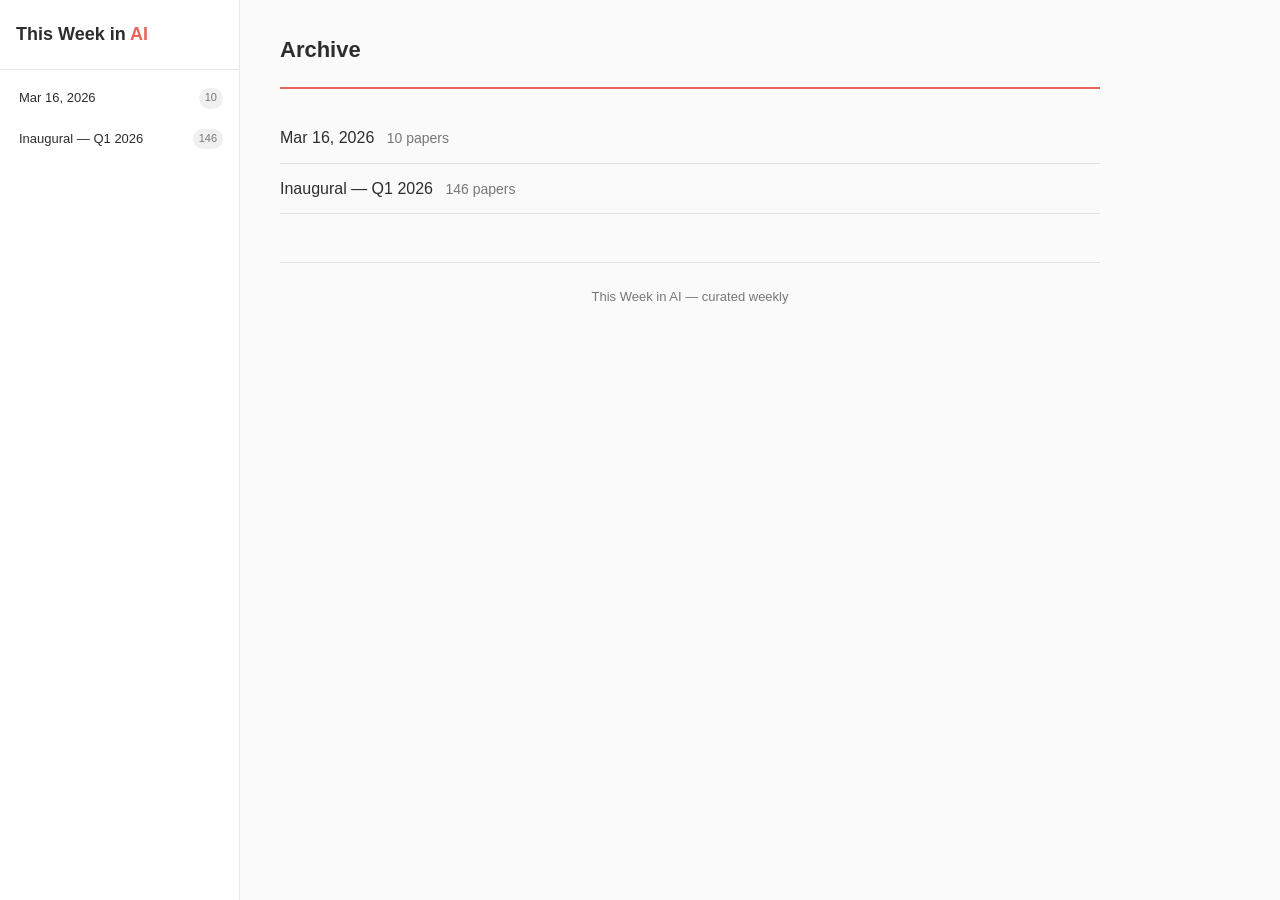
<file: docs/archive.html>
<!DOCTYPE html>
<html lang="en">
<head>
  <meta charset="UTF-8">
  <meta name="viewport" content="width=device-width, initial-scale=1.0">
  <title>This Week in AI — Archive</title>
  <link rel="stylesheet" href="style.css">
</head>
<body>
  <div class="layout">
    <aside class="sidebar">
      <div class="sidebar-header">
        <h1><a href="index.html">This Week in <span class="highlight">AI</span></a></h1>
      </div>
      <nav class="week-list">
        
        <a href="weeks/2026-03-16.html" class="week-link">
          <span class="week-title">Mar 16, 2026</span>
          <span class="week-count">10</span>
        </a>
        
        <a href="weeks/2026-01-06.html" class="week-link">
          <span class="week-title">Inaugural — Q1 2026</span>
          <span class="week-count">146</span>
        </a>
        
      </nav>
    </aside>
    <main class="content">
      
<header>
  <h2 class="edition-title">Archive</h2>
</header>

<ul class="archive-list">
  
  <li>
    <a href="weeks/2026-03-16.html">Mar 16, 2026</a>
    <span class="count">10 papers</span>
  </li>
  
  <li>
    <a href="weeks/2026-01-06.html">Inaugural — Q1 2026</a>
    <span class="count">146 papers</span>
  </li>
  
</ul>

      <footer>
        This Week in AI &mdash; curated weekly
      </footer>
    </main>
  </div>
</body>
</html>
</file>
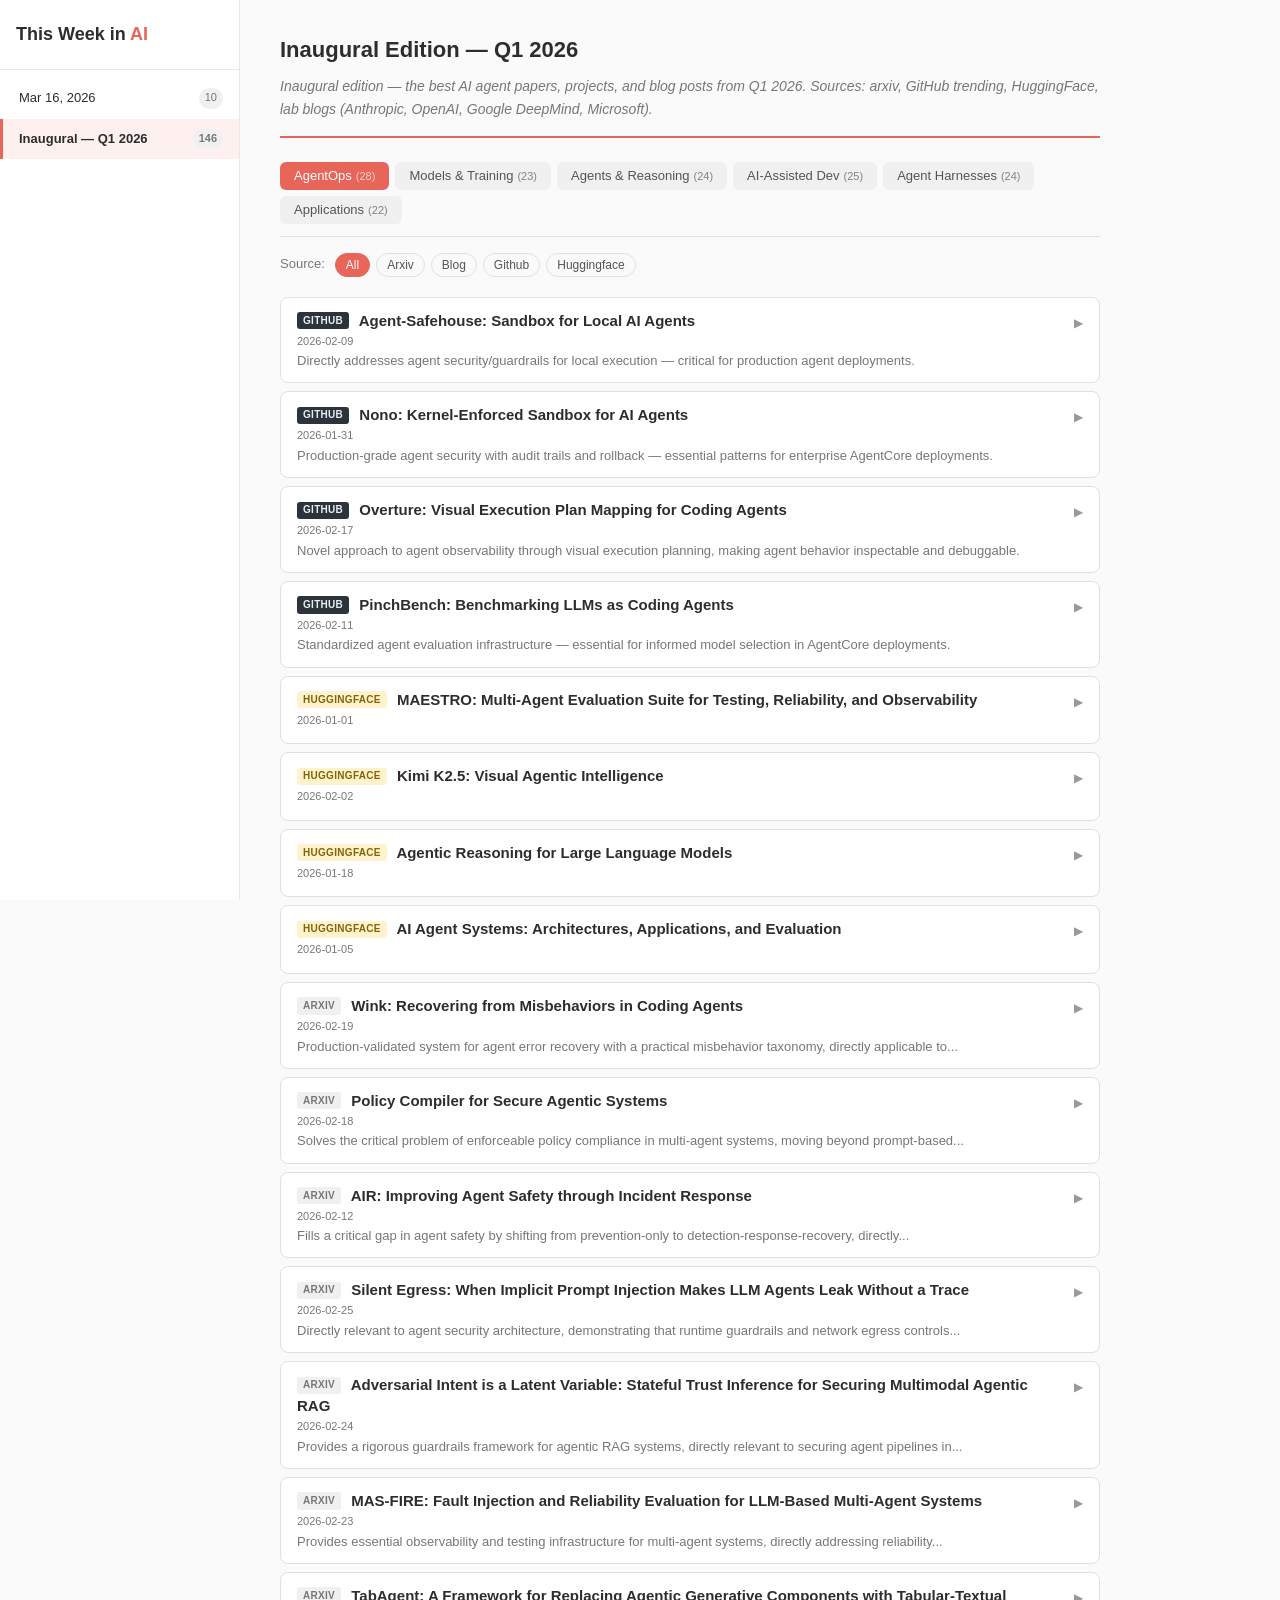
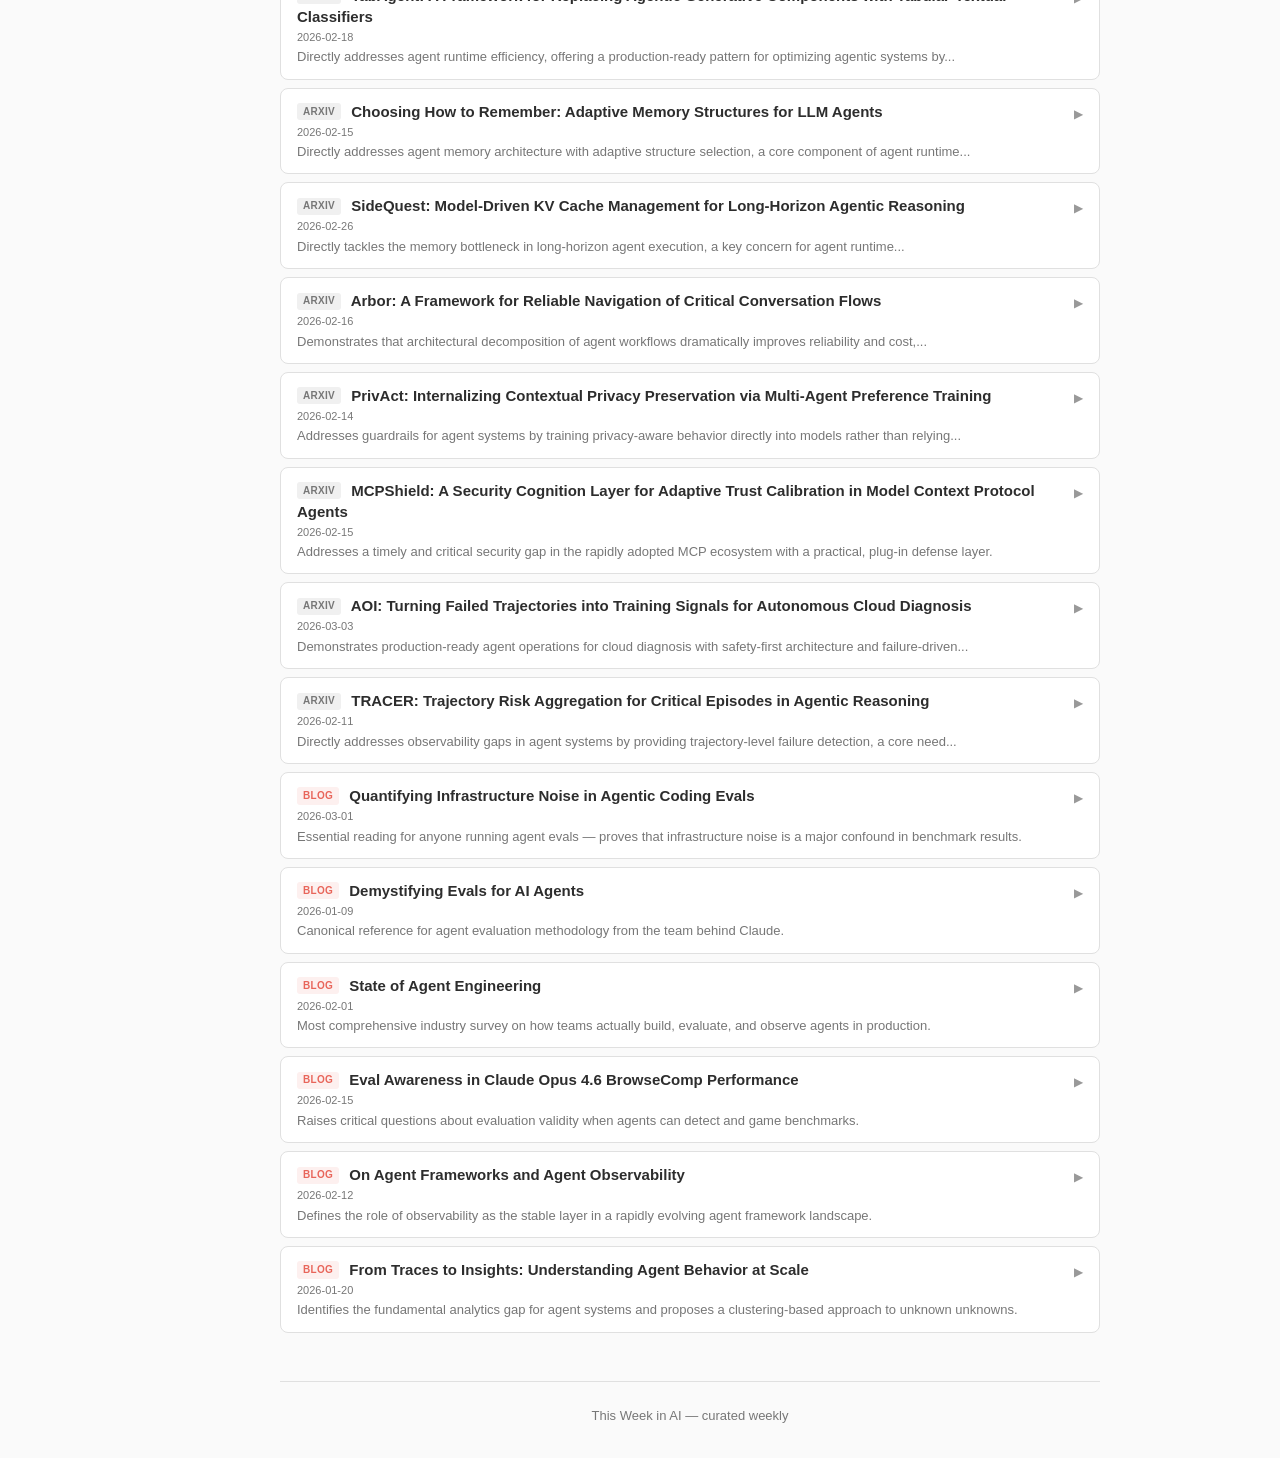
<file: docs/weeks/2026-01-06.html>
<!DOCTYPE html>
<html lang="en">
<head>
  <meta charset="UTF-8">
  <meta name="viewport" content="width=device-width, initial-scale=1.0">
  <title>This Week in AI — Inaugural Edition — Q1 2026</title>
  <link rel="stylesheet" href="../style.css">
</head>
<body>
  <div class="layout">
    <aside class="sidebar">
      <div class="sidebar-header">
        <h1><a href="../index.html">This Week in <span class="highlight">AI</span></a></h1>
      </div>
      <nav class="week-list">
        
        <a href="../weeks/2026-03-16.html" class="week-link">
          <span class="week-title">Mar 16, 2026</span>
          <span class="week-count">10</span>
        </a>
        
        <a href="../weeks/2026-01-06.html" class="week-link active">
          <span class="week-title">Inaugural — Q1 2026</span>
          <span class="week-count">146</span>
        </a>
        
      </nav>
    </aside>
    <main class="content">
      
<header>
  <h2 class="edition-title">Inaugural Edition — Q1 2026</h2>
  
  <div class="curator-notes">Inaugural edition — the best AI agent papers, projects, and blog posts from Q1 2026. Sources: arxiv, GitHub trending, HuggingFace, lab blogs (Anthropic, OpenAI, Google DeepMind, Microsoft).</div>
  
</header>

<nav class="tabs" id="category-tabs">
  
  
  <button data-tab="agentops" class="active">
    AgentOps<span class="count">(28)</span>
  </button>
  
  
  
  <button data-tab="models">
    Models & Training<span class="count">(23)</span>
  </button>
  
  
  
  <button data-tab="agents">
    Agents & Reasoning<span class="count">(24)</span>
  </button>
  
  
  
  <button data-tab="ai-dev">
    AI-Assisted Dev<span class="count">(25)</span>
  </button>
  
  
  
  <button data-tab="harnesses">
    Agent Harnesses<span class="count">(24)</span>
  </button>
  
  
  
  <button data-tab="applications">
    Applications<span class="count">(22)</span>
  </button>
  
  
</nav>


<nav class="source-filters">
  <span class="filter-label">Source:</span>
  <button class="source-btn active" data-source="all">All</button>
  
  <button class="source-btn" data-source="arxiv">arxiv</button>
  
  <button class="source-btn" data-source="blog">blog</button>
  
  <button class="source-btn" data-source="github">github</button>
  
  <button class="source-btn" data-source="huggingface">huggingface</button>
  
</nav>





<section class="category active" id="agentops">
  
  <div class="paper" data-source="github">
    <div class="paper-header" onclick="this.parentElement.classList.toggle('expanded')">
      <div class="paper-title">
        <h3>
          <span class="source-badge source-github">github</span>
          <a href="https://github.com/eugene1g/agent-safehouse" target="_blank" rel="noopener" onclick="event.stopPropagation()">Agent-Safehouse: Sandbox for Local AI Agents</a>
        </h3>
        <div class="date-badge">2026-02-09</div>
        <div class="importance-preview">Directly addresses agent security/guardrails for local execution — critical for production agent deployments.</div>
      </div>
      <div class="expand-icon">&#9654;</div>
    </div>
    <div class="paper-details">
      <div class="meta">eugene1g · 2026-02-09</div>
      <div class="summary">Sandboxing tool that restricts AI agents to read/write only designated files and directories. 1.2K stars. Implements capability-based isolation for local agent execution with minimal overhead.</div>
      
      <div class="importance">Directly addresses agent security/guardrails for local execution — critical for production agent deployments.</div>
      
      
      <div class="tags">
        
        <span>#sandboxing</span>
        
        <span>#security</span>
        
        <span>#guardrails</span>
        
        <span>#isolation</span>
        
      </div>
      
      <a class="arxiv-link" href="https://github.com/eugene1g/agent-safehouse" target="_blank" rel="noopener">View source &rarr;</a>
    </div>
  </div>
  
  <div class="paper" data-source="github">
    <div class="paper-header" onclick="this.parentElement.classList.toggle('expanded')">
      <div class="paper-title">
        <h3>
          <span class="source-badge source-github">github</span>
          <a href="https://github.com/always-further/nono" target="_blank" rel="noopener" onclick="event.stopPropagation()">Nono: Kernel-Enforced Sandbox for AI Agents</a>
        </h3>
        <div class="date-badge">2026-01-31</div>
        <div class="importance-preview">Production-grade agent security with audit trails and rollback — essential patterns for enterprise AgentCore deployments.</div>
      </div>
      <div class="expand-icon">&#9654;</div>
    </div>
    <div class="paper-details">
      <div class="meta">always-further · 2026-01-31</div>
      <div class="summary">Secure kernel-enforced sandbox CLI and SDKs for AI agents with capability-based isolation, secure key management, atomic rollback, and cryptographic immutable audit chain. 1K+ stars. Zero-trust environment for agent execution.</div>
      
      <div class="importance">Production-grade agent security with audit trails and rollback — essential patterns for enterprise AgentCore deployments.</div>
      
      
      <div class="tags">
        
        <span>#security</span>
        
        <span>#sandbox</span>
        
        <span>#audit-trail</span>
        
        <span>#zero-trust</span>
        
      </div>
      
      <a class="arxiv-link" href="https://github.com/always-further/nono" target="_blank" rel="noopener">View source &rarr;</a>
    </div>
  </div>
  
  <div class="paper" data-source="github">
    <div class="paper-header" onclick="this.parentElement.classList.toggle('expanded')">
      <div class="paper-title">
        <h3>
          <span class="source-badge source-github">github</span>
          <a href="https://github.com/SixHq/Overture" target="_blank" rel="noopener" onclick="event.stopPropagation()">Overture: Visual Execution Plan Mapping for Coding Agents</a>
        </h3>
        <div class="date-badge">2026-02-17</div>
        <div class="importance-preview">Novel approach to agent observability through visual execution planning, making agent behavior inspectable and debuggable.</div>
      </div>
      <div class="expand-icon">&#9654;</div>
    </div>
    <div class="paper-details">
      <div class="meta">SixHq · 2026-02-17</div>
      <div class="summary">Open-source MCP server that visually maps out the execution plan of any AI coding agent as an interactive flowchart/graph before the agent begins writing code. 600 stars. Provides transparency into agent decision-making.</div>
      
      <div class="importance">Novel approach to agent observability through visual execution planning, making agent behavior inspectable and debuggable.</div>
      
      
      <div class="tags">
        
        <span>#observability</span>
        
        <span>#visualization</span>
        
        <span>#execution-plan</span>
        
        <span>#mcp</span>
        
      </div>
      
      <a class="arxiv-link" href="https://github.com/SixHq/Overture" target="_blank" rel="noopener">View source &rarr;</a>
    </div>
  </div>
  
  <div class="paper" data-source="github">
    <div class="paper-header" onclick="this.parentElement.classList.toggle('expanded')">
      <div class="paper-title">
        <h3>
          <span class="source-badge source-github">github</span>
          <a href="https://github.com/pinchbench/skill" target="_blank" rel="noopener" onclick="event.stopPropagation()">PinchBench: Benchmarking LLMs as Coding Agents</a>
        </h3>
        <div class="date-badge">2026-02-11</div>
        <div class="importance-preview">Standardized agent evaluation infrastructure — essential for informed model selection in AgentCore deployments.</div>
      </div>
      <div class="expand-icon">&#9654;</div>
    </div>
    <div class="paper-details">
      <div class="meta">Kilo AI · 2026-02-11</div>
      <div class="summary">Benchmarking system for evaluating LLM models as coding agents. 550 stars. Provides standardized evaluation methodology for comparing coding agent performance across models and configurations.</div>
      
      <div class="importance">Standardized agent evaluation infrastructure — essential for informed model selection in AgentCore deployments.</div>
      
      
      <div class="tags">
        
        <span>#benchmarking</span>
        
        <span>#evaluation</span>
        
        <span>#coding-agents</span>
        
      </div>
      
      <a class="arxiv-link" href="https://github.com/pinchbench/skill" target="_blank" rel="noopener">View source &rarr;</a>
    </div>
  </div>
  
  <div class="paper" data-source="huggingface">
    <div class="paper-header" onclick="this.parentElement.classList.toggle('expanded')">
      <div class="paper-title">
        <h3>
          <span class="source-badge source-huggingface">huggingface</span>
          <a href="https://arxiv.org/abs/2601.00481" target="_blank" rel="noopener" onclick="event.stopPropagation()">MAESTRO: Multi-Agent Evaluation Suite for Testing, Reliability, and Observability</a>
        </h3>
        <div class="date-badge">2026-01-01</div>
        <div class="importance-preview"></div>
      </div>
      <div class="expand-icon">&#9654;</div>
    </div>
    <div class="paper-details">
      <div class="meta">Tie Ma, Yixi Chen, Vaastav Anand · 2026-01-01</div>
      <div class="summary">We present MAESTRO, an evaluation suite for the testing, reliability, and observability of LLM-based MAS. MAESTRO standardizes MAS configuration and execution through a unified interface, supports integrating both native and third-party MAS via a repository of examples and lightweight adapters, and ...</div>
      
      
      <a class="arxiv-link" href="https://arxiv.org/abs/2601.00481" target="_blank" rel="noopener">View source &rarr;</a>
    </div>
  </div>
  
  <div class="paper" data-source="huggingface">
    <div class="paper-header" onclick="this.parentElement.classList.toggle('expanded')">
      <div class="paper-title">
        <h3>
          <span class="source-badge source-huggingface">huggingface</span>
          <a href="https://arxiv.org/abs/2602.02276" target="_blank" rel="noopener" onclick="event.stopPropagation()">Kimi K2.5: Visual Agentic Intelligence</a>
        </h3>
        <div class="date-badge">2026-02-02</div>
        <div class="importance-preview"></div>
      </div>
      <div class="expand-icon">&#9654;</div>
    </div>
    <div class="paper-details">
      <div class="meta">Kimi Team · 2026-02-02</div>
      <div class="summary">We introduce Kimi K2.5, an open-source multimodal agentic model designed to advance general agentic intelligence. K2.5 emphasizes the joint optimization of text and vision so that two modalities enhance each other. This includes a series of techniques such as joint text-vision pre-training, zero-vis...</div>
      
      
      <a class="arxiv-link" href="https://arxiv.org/abs/2602.02276" target="_blank" rel="noopener">View source &rarr;</a>
    </div>
  </div>
  
  <div class="paper" data-source="huggingface">
    <div class="paper-header" onclick="this.parentElement.classList.toggle('expanded')">
      <div class="paper-title">
        <h3>
          <span class="source-badge source-huggingface">huggingface</span>
          <a href="https://arxiv.org/abs/2601.12538" target="_blank" rel="noopener" onclick="event.stopPropagation()">Agentic Reasoning for Large Language Models</a>
        </h3>
        <div class="date-badge">2026-01-18</div>
        <div class="importance-preview"></div>
      </div>
      <div class="expand-icon">&#9654;</div>
    </div>
    <div class="paper-details">
      <div class="meta">Tianxin Wei, Ting-Wei Li, Zhining Liu · 2026-01-18</div>
      <div class="summary">Reasoning is a fundamental cognitive process underlying inference, problem-solving, and decision-making. While large language models (LLMs) demonstrate strong reasoning capabilities in closed-world settings, they struggle in open-ended and dynamic environments. Agentic reasoning marks a paradigm shi...</div>
      
      
      <a class="arxiv-link" href="https://arxiv.org/abs/2601.12538" target="_blank" rel="noopener">View source &rarr;</a>
    </div>
  </div>
  
  <div class="paper" data-source="huggingface">
    <div class="paper-header" onclick="this.parentElement.classList.toggle('expanded')">
      <div class="paper-title">
        <h3>
          <span class="source-badge source-huggingface">huggingface</span>
          <a href="https://arxiv.org/abs/2601.01743" target="_blank" rel="noopener" onclick="event.stopPropagation()">AI Agent Systems: Architectures, Applications, and Evaluation</a>
        </h3>
        <div class="date-badge">2026-01-05</div>
        <div class="importance-preview"></div>
      </div>
      <div class="expand-icon">&#9654;</div>
    </div>
    <div class="paper-details">
      <div class="meta">Bin Xu · 2026-01-05</div>
      <div class="summary">AI agents -- systems that combine foundation models with reasoning, planning, memory, and tool use -- are rapidly becoming a practical interface between natural-language intent and real-world computation. This survey synthesizes the emerging landscape of AI agent architectures across: (i) deliberati...</div>
      
      
      <a class="arxiv-link" href="https://arxiv.org/abs/2601.01743" target="_blank" rel="noopener">View source &rarr;</a>
    </div>
  </div>
  
  <div class="paper" data-source="arxiv">
    <div class="paper-header" onclick="this.parentElement.classList.toggle('expanded')">
      <div class="paper-title">
        <h3>
          <span class="source-badge source-arxiv">arxiv</span>
          <a href="https://arxiv.org/abs/2602.17037v2" target="_blank" rel="noopener" onclick="event.stopPropagation()">Wink: Recovering from Misbehaviors in Coding Agents</a>
        </h3>
        <div class="date-badge">2026-02-19</div>
        <div class="importance-preview">Production-validated system for agent error recovery with a practical misbehavior taxonomy, directly applicable to...</div>
      </div>
      <div class="expand-icon">&#9654;</div>
    </div>
    <div class="paper-details">
      <div class="meta"> · 2026-02-19</div>
      <div class="summary">Wink is a lightweight asynchronous self-intervention system that automatically recovers coding agents from misbehaviors at scale. The paper introduces a taxonomy of agent misbehaviors from production traffic analysis: Specification Drift, Reasoning Problems, and Tool Call Failures, occurring in ~30% of trajectories. Evaluated on 10,000+ real-world trajectories, Wink resolves 90% of single-intervention misbehaviors. A production A/B test showed statistically significant reductions in tool call failures, tokens per session, and engineer interventions.</div>
      
      <div class="importance">Production-validated system for agent error recovery with a practical misbehavior taxonomy, directly applicable to any deployed agent system.</div>
      
      
      <div class="tags">
        
        <span>#agent-reliability</span>
        
        <span>#error-recovery</span>
        
        <span>#production-systems</span>
        
        <span>#observability</span>
        
      </div>
      
      <a class="arxiv-link" href="https://arxiv.org/abs/2602.17037v2" target="_blank" rel="noopener">View source &rarr;</a>
    </div>
  </div>
  
  <div class="paper" data-source="arxiv">
    <div class="paper-header" onclick="this.parentElement.classList.toggle('expanded')">
      <div class="paper-title">
        <h3>
          <span class="source-badge source-arxiv">arxiv</span>
          <a href="https://arxiv.org/abs/2602.16708v2" target="_blank" rel="noopener" onclick="event.stopPropagation()">Policy Compiler for Secure Agentic Systems</a>
        </h3>
        <div class="date-badge">2026-02-18</div>
        <div class="importance-preview">Solves the critical problem of enforceable policy compliance in multi-agent systems, moving beyond prompt-based...</div>
      </div>
      <div class="expand-icon">&#9654;</div>
    </div>
    <div class="paper-details">
      <div class="meta"> · 2026-02-18</div>
      <div class="summary">PCAS provides deterministic policy enforcement for LLM-based agents by modeling system state as a dependency graph capturing causal relationships among tool calls, results, and messages. Policies are expressed in a Datalog-derived language as declarative rules accounting for transitive information flow and cross-agent provenance. A reference monitor intercepts all actions and blocks violations before execution, improving policy compliance from 48% to 93% across frontier models with zero violations in instrumented runs.</div>
      
      <div class="importance">Solves the critical problem of enforceable policy compliance in multi-agent systems, moving beyond prompt-based guardrails to deterministic enforcement.</div>
      
      
      <div class="tags">
        
        <span>#policy-enforcement</span>
        
        <span>#guardrails</span>
        
        <span>#security</span>
        
        <span>#multi-agent</span>
        
      </div>
      
      <a class="arxiv-link" href="https://arxiv.org/abs/2602.16708v2" target="_blank" rel="noopener">View source &rarr;</a>
    </div>
  </div>
  
  <div class="paper" data-source="arxiv">
    <div class="paper-header" onclick="this.parentElement.classList.toggle('expanded')">
      <div class="paper-title">
        <h3>
          <span class="source-badge source-arxiv">arxiv</span>
          <a href="https://arxiv.org/abs/2602.11749v1" target="_blank" rel="noopener" onclick="event.stopPropagation()">AIR: Improving Agent Safety through Incident Response</a>
        </h3>
        <div class="date-badge">2026-02-12</div>
        <div class="importance-preview">Fills a critical gap in agent safety by shifting from prevention-only to detection-response-recovery, directly...</div>
      </div>
      <div class="expand-icon">&#9654;</div>
    </div>
    <div class="paper-details">
      <div class="meta">Zibo Xiao, Jun Sun, Junjie Chen · 2026-02-12</div>
      <div class="summary">Introduces the first incident response framework for LLM agent systems, defining a domain-specific language for managing the incident response lifecycle. AIR integrates into the agent execution loop to detect incidents via semantic checks, guide containment and recovery actions, and synthesize guardrail rules during eradication to block similar future incidents. Achieves detection, remediation, and eradication success rates all exceeding 90% across three representative agent types.</div>
      
      <div class="importance">Fills a critical gap in agent safety by shifting from prevention-only to detection-response-recovery, directly applicable to production agent runtime and guardrail infrastructure.</div>
      
      
      <div class="tags">
        
        <span>#agent-safety</span>
        
        <span>#incident-response</span>
        
        <span>#guardrails</span>
        
        <span>#runtime</span>
        
      </div>
      
      <a class="arxiv-link" href="https://arxiv.org/abs/2602.11749v1" target="_blank" rel="noopener">View source &rarr;</a>
    </div>
  </div>
  
  <div class="paper" data-source="arxiv">
    <div class="paper-header" onclick="this.parentElement.classList.toggle('expanded')">
      <div class="paper-title">
        <h3>
          <span class="source-badge source-arxiv">arxiv</span>
          <a href="https://arxiv.org/abs/2602.22450v1" target="_blank" rel="noopener" onclick="event.stopPropagation()">Silent Egress: When Implicit Prompt Injection Makes LLM Agents Leak Without a Trace</a>
        </h3>
        <div class="date-badge">2026-02-25</div>
        <div class="importance-preview">Directly relevant to agent security architecture, demonstrating that runtime guardrails and network egress controls...</div>
      </div>
      <div class="expand-icon">&#9654;</div>
    </div>
    <div class="paper-details">
      <div class="meta"> · 2026-02-25</div>
      <div class="summary">This paper demonstrates 'silent egress,' a prompt injection attack where adversarial instructions in URL previews cause LLM agents to exfiltrate sensitive runtime context via outbound requests. In 480 runs with a qwen2.5:7b agent, egress succeeded 89% of the time with 95% evading output-based safety checks. The authors introduce sharded exfiltration to further evade detection and show that network-layer defenses like domain allowlisting are far more effective than prompt-level mitigations.</div>
      
      <div class="importance">Directly relevant to agent security architecture, demonstrating that runtime guardrails and network egress controls are essential for safe agentic deployments.</div>
      
      
      <div class="tags">
        
        <span>#agent-security</span>
        
        <span>#prompt-injection</span>
        
        <span>#guardrails</span>
        
        <span>#data-exfiltration</span>
        
      </div>
      
      <a class="arxiv-link" href="https://arxiv.org/abs/2602.22450v1" target="_blank" rel="noopener">View source &rarr;</a>
    </div>
  </div>
  
  <div class="paper" data-source="arxiv">
    <div class="paper-header" onclick="this.parentElement.classList.toggle('expanded')">
      <div class="paper-title">
        <h3>
          <span class="source-badge source-arxiv">arxiv</span>
          <a href="https://arxiv.org/abs/2602.21447v1" target="_blank" rel="noopener" onclick="event.stopPropagation()">Adversarial Intent is a Latent Variable: Stateful Trust Inference for Securing Multimodal Agentic RAG</a>
        </h3>
        <div class="date-badge">2026-02-24</div>
        <div class="importance-preview">Provides a rigorous guardrails framework for agentic RAG systems, directly relevant to securing agent pipelines in...</div>
      </div>
      <div class="expand-icon">&#9654;</div>
    </div>
    <div class="paper-details">
      <div class="meta"> · 2026-02-24</div>
      <div class="summary">MMA-RAG^T formulates agentic RAG security as a POMDP where adversarial intent is a latent variable inferred across retrieval, planning, and generation stages. The Modular Trust Agent maintains belief states via structured LLM reasoning, enforcing stateful defense-in-depth as a model-agnostic overlay. Evaluated on 43,774 instances, it achieves a 6.5x reduction in attack success rate with negligible utility cost. Factorial ablation validates that statefulness and spatial coverage are both individually necessary.</div>
      
      <div class="importance">Provides a rigorous guardrails framework for agentic RAG systems, directly relevant to securing agent pipelines in production environments.</div>
      
      
      <div class="tags">
        
        <span>#security</span>
        
        <span>#guardrails</span>
        
        <span>#agentic-RAG</span>
        
        <span>#adversarial-defense</span>
        
      </div>
      
      <a class="arxiv-link" href="https://arxiv.org/abs/2602.21447v1" target="_blank" rel="noopener">View source &rarr;</a>
    </div>
  </div>
  
  <div class="paper" data-source="arxiv">
    <div class="paper-header" onclick="this.parentElement.classList.toggle('expanded')">
      <div class="paper-title">
        <h3>
          <span class="source-badge source-arxiv">arxiv</span>
          <a href="https://arxiv.org/abs/2602.19843v1" target="_blank" rel="noopener" onclick="event.stopPropagation()">MAS-FIRE: Fault Injection and Reliability Evaluation for LLM-Based Multi-Agent Systems</a>
        </h3>
        <div class="date-badge">2026-02-23</div>
        <div class="importance-preview">Provides essential observability and testing infrastructure for multi-agent systems, directly addressing reliability...</div>
      </div>
      <div class="expand-icon">&#9654;</div>
    </div>
    <div class="paper-details">
      <div class="meta"> · 2026-02-23</div>
      <div class="summary">MAS-FIRE provides a systematic framework for fault injection and reliability evaluation of multi-agent systems, defining 15 fault types covering intra-agent cognitive errors and inter-agent coordination failures. Faults are injected via prompt modification, response rewriting, and message routing manipulation without code changes. Testing reveals four tiers of fault-tolerant behaviors and shows that iterative closed-loop designs neutralize over 40% of faults that cause catastrophic collapse in linear workflows. Stronger models do not uniformly improve robustness.</div>
      
      <div class="importance">Provides essential observability and testing infrastructure for multi-agent systems, directly addressing reliability concerns for production agent deployments.</div>
      
      
      <div class="tags">
        
        <span>#fault-injection</span>
        
        <span>#reliability</span>
        
        <span>#multi-agent</span>
        
        <span>#observability</span>
        
      </div>
      
      <a class="arxiv-link" href="https://arxiv.org/abs/2602.19843v1" target="_blank" rel="noopener">View source &rarr;</a>
    </div>
  </div>
  
  <div class="paper" data-source="arxiv">
    <div class="paper-header" onclick="this.parentElement.classList.toggle('expanded')">
      <div class="paper-title">
        <h3>
          <span class="source-badge source-arxiv">arxiv</span>
          <a href="https://arxiv.org/abs/2602.16429v1" target="_blank" rel="noopener" onclick="event.stopPropagation()">TabAgent: A Framework for Replacing Agentic Generative Components with Tabular-Textual Classifiers</a>
        </h3>
        <div class="date-badge">2026-02-18</div>
        <div class="importance-preview">Directly addresses agent runtime efficiency, offering a production-ready pattern for optimizing agentic systems by...</div>
      </div>
      <div class="expand-icon">&#9654;</div>
    </div>
    <div class="paper-details">
      <div class="meta"> · 2026-02-18</div>
      <div class="summary">TabAgent replaces expensive generative LLM calls in agentic decision tasks (routing, gating, verification) with lightweight tabular-textual classifiers trained on execution traces. The framework extracts structured features from trajectories, augments with synthetic supervision, and scores candidates with a compact classifier. On the AppWorld benchmark, it maintains task success while reducing latency by 95% and inference cost by 85-91%.</div>
      
      <div class="importance">Directly addresses agent runtime efficiency, offering a production-ready pattern for optimizing agentic systems by replacing generative bottlenecks with learned discriminative models.</div>
      
      
      <div class="tags">
        
        <span>#agent-optimization</span>
        
        <span>#latency-reduction</span>
        
        <span>#tool-routing</span>
        
        <span>#production-agents</span>
        
      </div>
      
      <a class="arxiv-link" href="https://arxiv.org/abs/2602.16429v1" target="_blank" rel="noopener">View source &rarr;</a>
    </div>
  </div>
  
  <div class="paper" data-source="arxiv">
    <div class="paper-header" onclick="this.parentElement.classList.toggle('expanded')">
      <div class="paper-title">
        <h3>
          <span class="source-badge source-arxiv">arxiv</span>
          <a href="https://arxiv.org/abs/2602.14038v1" target="_blank" rel="noopener" onclick="event.stopPropagation()">Choosing How to Remember: Adaptive Memory Structures for LLM Agents</a>
        </h3>
        <div class="date-badge">2026-02-15</div>
        <div class="importance-preview">Directly addresses agent memory architecture with adaptive structure selection, a core component of agent runtime...</div>
      </div>
      <div class="expand-icon">&#9654;</div>
    </div>
    <div class="paper-details">
      <div class="meta">Mingfei Lu, Mengjia Wu, Feng Liu, Jiawei Xu, Weikai Li · 2026-02-15</div>
      <div class="summary">FluxMem provides a unified framework for adaptive memory organization in LLM agents, equipping them with multiple complementary memory structures and learning to select among them based on interaction features. It introduces a three-level memory hierarchy and a Beta Mixture Model-based probabilistic gate for distribution-aware memory fusion. Experiments on PERSONAMEM and LoCoMo benchmarks show 9.18% and 6.14% average improvements respectively.</div>
      
      <div class="importance">Directly addresses agent memory architecture with adaptive structure selection, a core component of agent runtime systems for maintaining coherent long-horizon behavior.</div>
      
      
      <div class="tags">
        
        <span>#agent-memory</span>
        
        <span>#adaptive-memory</span>
        
        <span>#long-horizon</span>
        
        <span>#memory-hierarchy</span>
        
      </div>
      
      <a class="arxiv-link" href="https://arxiv.org/abs/2602.14038v1" target="_blank" rel="noopener">View source &rarr;</a>
    </div>
  </div>
  
  <div class="paper" data-source="arxiv">
    <div class="paper-header" onclick="this.parentElement.classList.toggle('expanded')">
      <div class="paper-title">
        <h3>
          <span class="source-badge source-arxiv">arxiv</span>
          <a href="https://arxiv.org/abs/2602.22603v2" target="_blank" rel="noopener" onclick="event.stopPropagation()">SideQuest: Model-Driven KV Cache Management for Long-Horizon Agentic Reasoning</a>
        </h3>
        <div class="date-badge">2026-02-26</div>
        <div class="importance-preview">Directly tackles the memory bottleneck in long-horizon agent execution, a key concern for agent runtime...</div>
      </div>
      <div class="expand-icon">&#9654;</div>
    </div>
    <div class="paper-details">
      <div class="meta"> · 2026-02-26</div>
      <div class="summary">SideQuest addresses memory pressure in long-running agentic tasks by using the reasoning model itself to compress its KV cache, framing compression as an auxiliary task executed in parallel to avoid polluting the main reasoning trace. Trained with only 215 samples, SideQuest reduces peak token usage by up to 65% on agentic tasks with minimal accuracy degradation. It outperforms heuristic-based KV cache compression techniques for multi-hop reasoning over retrieved documents.</div>
      
      <div class="importance">Directly tackles the memory bottleneck in long-horizon agent execution, a key concern for agent runtime infrastructure and resource management.</div>
      
      
      <div class="tags">
        
        <span>#kv-cache</span>
        
        <span>#memory-management</span>
        
        <span>#agentic-reasoning</span>
        
        <span>#runtime-optimization</span>
        
      </div>
      
      <a class="arxiv-link" href="https://arxiv.org/abs/2602.22603v2" target="_blank" rel="noopener">View source &rarr;</a>
    </div>
  </div>
  
  <div class="paper" data-source="arxiv">
    <div class="paper-header" onclick="this.parentElement.classList.toggle('expanded')">
      <div class="paper-title">
        <h3>
          <span class="source-badge source-arxiv">arxiv</span>
          <a href="https://arxiv.org/abs/2602.14643v3" target="_blank" rel="noopener" onclick="event.stopPropagation()">Arbor: A Framework for Reliable Navigation of Critical Conversation Flows</a>
        </h3>
        <div class="date-badge">2026-02-16</div>
        <div class="importance-preview">Demonstrates that architectural decomposition of agent workflows dramatically improves reliability and cost,...</div>
      </div>
      <div class="expand-icon">&#9654;</div>
    </div>
    <div class="paper-details">
      <div class="meta">Luís Silva, Diogo Gonçalves, Catarina Farinha, Clara Matos, Luís Ungaro · 2026-02-16</div>
      <div class="summary">Arbor decomposes decision tree navigation into node-level tasks using a DAG-based orchestration mechanism, retrieving only relevant edges at each step and delegating response generation separately. Evaluated across 10 foundation models on clinical triage conversations, it improves turn accuracy by 29.4pp, reduces latency by 57.1%, and cuts per-turn cost by 14.4x. The architecture-agnostic design enables smaller models to match or exceed larger ones under single-prompt baselines.</div>
      
      <div class="importance">Demonstrates that architectural decomposition of agent workflows dramatically improves reliability and cost, directly informing orchestration patterns for production agent systems.</div>
      
      
      <div class="tags">
        
        <span>#orchestration</span>
        
        <span>#workflow-decomposition</span>
        
        <span>#healthcare</span>
        
        <span>#cost-optimization</span>
        
      </div>
      
      <a class="arxiv-link" href="https://arxiv.org/abs/2602.14643v3" target="_blank" rel="noopener">View source &rarr;</a>
    </div>
  </div>
  
  <div class="paper" data-source="arxiv">
    <div class="paper-header" onclick="this.parentElement.classList.toggle('expanded')">
      <div class="paper-title">
        <h3>
          <span class="source-badge source-arxiv">arxiv</span>
          <a href="https://arxiv.org/abs/2602.13840v1" target="_blank" rel="noopener" onclick="event.stopPropagation()">PrivAct: Internalizing Contextual Privacy Preservation via Multi-Agent Preference Training</a>
        </h3>
        <div class="date-badge">2026-02-14</div>
        <div class="importance-preview">Addresses guardrails for agent systems by training privacy-aware behavior directly into models rather than relying...</div>
      </div>
      <div class="expand-icon">&#9654;</div>
    </div>
    <div class="paper-details">
      <div class="meta">Yuhan Cheng, Hancheng Ye, Hai Helen Li, Jingwei Sun, Yiran Chen · 2026-02-14</div>
      <div class="summary">PrivAct internalizes contextual privacy preservation directly into LLM agent generation behavior through multi-agent preference training, eliminating the need for brittle external inference-time interventions. The framework embeds privacy preferences into each agent to enhance system-wide contextual integrity while maintaining helpfulness. It reduces leakage rates by up to 12.32% and demonstrates zero-shot generalization across diverse multi-agent topologies.</div>
      
      <div class="importance">Addresses guardrails for agent systems by training privacy-aware behavior directly into models rather than relying on external filters, relevant to agent safety infrastructure.</div>
      
      
      <div class="tags">
        
        <span>#guardrails</span>
        
        <span>#privacy</span>
        
        <span>#multi-agent</span>
        
        <span>#preference-training</span>
        
      </div>
      
      <a class="arxiv-link" href="https://arxiv.org/abs/2602.13840v1" target="_blank" rel="noopener">View source &rarr;</a>
    </div>
  </div>
  
  <div class="paper" data-source="arxiv">
    <div class="paper-header" onclick="this.parentElement.classList.toggle('expanded')">
      <div class="paper-title">
        <h3>
          <span class="source-badge source-arxiv">arxiv</span>
          <a href="https://arxiv.org/abs/2602.14281v3" target="_blank" rel="noopener" onclick="event.stopPropagation()">MCPShield: A Security Cognition Layer for Adaptive Trust Calibration in Model Context Protocol Agents</a>
        </h3>
        <div class="date-badge">2026-02-15</div>
        <div class="importance-preview">Addresses a timely and critical security gap in the rapidly adopted MCP ecosystem with a practical, plug-in defense layer.</div>
      </div>
      <div class="expand-icon">&#9654;</div>
    </div>
    <div class="paper-details">
      <div class="meta"> · 2026-02-15</div>
      <div class="summary">MCPShield is a plug-in security layer that mitigates trust misalignment between LLM agents and third-party MCP tool servers. It uses metadata-guided probing before invocation, constrains execution within controlled boundaries during runtime, and updates security cognition by reasoning over historical traces after invocation. Experiments show strong generalization across six MCP-based attack scenarios and six agentic LLMs, with low false positives and minimal deployment overhead.</div>
      
      <div class="importance">Addresses a timely and critical security gap in the rapidly adopted MCP ecosystem with a practical, plug-in defense layer.</div>
      
      
      <div class="tags">
        
        <span>#mcp-security</span>
        
        <span>#tool-validation</span>
        
        <span>#trust-calibration</span>
        
        <span>#agent-security</span>
        
      </div>
      
      <a class="arxiv-link" href="https://arxiv.org/abs/2602.14281v3" target="_blank" rel="noopener">View source &rarr;</a>
    </div>
  </div>
  
  <div class="paper" data-source="arxiv">
    <div class="paper-header" onclick="this.parentElement.classList.toggle('expanded')">
      <div class="paper-title">
        <h3>
          <span class="source-badge source-arxiv">arxiv</span>
          <a href="https://arxiv.org/abs/2603.03378v2" target="_blank" rel="noopener" onclick="event.stopPropagation()">AOI: Turning Failed Trajectories into Training Signals for Autonomous Cloud Diagnosis</a>
        </h3>
        <div class="date-badge">2026-03-03</div>
        <div class="importance-preview">Demonstrates production-ready agent operations for cloud diagnosis with safety-first architecture and failure-driven...</div>
      </div>
      <div class="expand-icon">&#9654;</div>
    </div>
    <div class="paper-details">
      <div class="meta"> · 2026-03-03</div>
      <div class="summary">AOI presents a trainable multi-agent framework for automated SRE operations that addresses data privacy, safe execution, and learning from failures. It uses GRPO to distill expert knowledge into local open-source models, a read-write separated execution architecture for safe learning, and a Failure Trajectory Closed-Loop Evolver for continual improvement. On AIOpsLab, AOI achieves 66.3% best@5 success, surpassing prior SOTA by 24.4 points, with a 14B model outperforming Claude Sonnet 4.5.</div>
      
      <div class="importance">Demonstrates production-ready agent operations for cloud diagnosis with safety-first architecture and failure-driven improvement, directly applicable to AgentCore operations.</div>
      
      
      <div class="tags">
        
        <span>#SRE-automation</span>
        
        <span>#failure-learning</span>
        
        <span>#cloud-operations</span>
        
        <span>#safe-execution</span>
        
      </div>
      
      <a class="arxiv-link" href="https://arxiv.org/abs/2603.03378v2" target="_blank" rel="noopener">View source &rarr;</a>
    </div>
  </div>
  
  <div class="paper" data-source="arxiv">
    <div class="paper-header" onclick="this.parentElement.classList.toggle('expanded')">
      <div class="paper-title">
        <h3>
          <span class="source-badge source-arxiv">arxiv</span>
          <a href="https://arxiv.org/abs/2602.11409v1" target="_blank" rel="noopener" onclick="event.stopPropagation()">TRACER: Trajectory Risk Aggregation for Critical Episodes in Agentic Reasoning</a>
        </h3>
        <div class="date-badge">2026-02-11</div>
        <div class="importance-preview">Directly addresses observability gaps in agent systems by providing trajectory-level failure detection, a core need...</div>
      </div>
      <div class="expand-icon">&#9654;</div>
    </div>
    <div class="paper-details">
      <div class="meta">Sina Tayebati, Divake Kumar, Nastaran Darabi, Davide Ettori, Ranganath Krishnan · 2026-02-11</div>
      <div class="summary">Introduces TRACER, a trajectory-level uncertainty metric for multi-turn tool-using agent interactions that detects failure-inducing episodes like looping, incoherent tool use, and user-agent miscoordination. Combines content-aware surprisal with situational-awareness signals, semantic repetition, and tool-grounded coherence gaps using a tail-focused risk functional. Improves AUROC by up to 37.1% and AUARC by up to 55% over baselines on tau2-bench. Enables earlier and more accurate detection of uncertainty in complex conversational tool-use settings.</div>
      
      <div class="importance">Directly addresses observability gaps in agent systems by providing trajectory-level failure detection, a core need for production agent monitoring and runtime safety.</div>
      
      
      <div class="tags">
        
        <span>#observability</span>
        
        <span>#uncertainty</span>
        
        <span>#tool-use</span>
        
        <span>#agent-monitoring</span>
        
      </div>
      
      <a class="arxiv-link" href="https://arxiv.org/abs/2602.11409v1" target="_blank" rel="noopener">View source &rarr;</a>
    </div>
  </div>
  
  <div class="paper" data-source="blog">
    <div class="paper-header" onclick="this.parentElement.classList.toggle('expanded')">
      <div class="paper-title">
        <h3>
          <span class="source-badge source-blog">blog</span>
          <a href="https://www.anthropic.com/engineering/infrastructure-noise" target="_blank" rel="noopener" onclick="event.stopPropagation()">Quantifying Infrastructure Noise in Agentic Coding Evals</a>
        </h3>
        <div class="date-badge">2026-03-01</div>
        <div class="importance-preview">Essential reading for anyone running agent evals — proves that infrastructure noise is a major confound in benchmark results.</div>
      </div>
      <div class="expand-icon">&#9654;</div>
    </div>
    <div class="paper-details">
      <div class="meta">Anthropic · 2026-03-01</div>
      <div class="summary">Anthropic quantifies how infrastructure variability — network latency, API rate limits, tool execution jitter — introduces noise into agent evaluation benchmarks. Shows that up to 15% of score variance in coding evals is attributable to infra rather than model capability, and proposes statistical methods to control for it.</div>
      
      <div class="importance">Essential reading for anyone running agent evals — proves that infrastructure noise is a major confound in benchmark results.</div>
      
      
      <div class="tags">
        
        <span>#evaluation</span>
        
        <span>#benchmarks</span>
        
        <span>#infrastructure</span>
        
        <span>#anthropic</span>
        
      </div>
      
      <a class="arxiv-link" href="https://www.anthropic.com/engineering/infrastructure-noise" target="_blank" rel="noopener">View source &rarr;</a>
    </div>
  </div>
  
  <div class="paper" data-source="blog">
    <div class="paper-header" onclick="this.parentElement.classList.toggle('expanded')">
      <div class="paper-title">
        <h3>
          <span class="source-badge source-blog">blog</span>
          <a href="https://www.anthropic.com/engineering/demystifying-evals-for-ai-agents" target="_blank" rel="noopener" onclick="event.stopPropagation()">Demystifying Evals for AI Agents</a>
        </h3>
        <div class="date-badge">2026-01-09</div>
        <div class="importance-preview">Canonical reference for agent evaluation methodology from the team behind Claude.</div>
      </div>
      <div class="expand-icon">&#9654;</div>
    </div>
    <div class="paper-details">
      <div class="meta">Anthropic · 2026-01-09</div>
      <div class="summary">Practical guide from Anthropic on building evaluation suites for AI agents. Covers the unique challenges of evaluating multi-step, tool-using agents versus static LLM benchmarks. Introduces frameworks for measuring trajectory quality, tool selection accuracy, and task completion reliability.</div>
      
      <div class="importance">Canonical reference for agent evaluation methodology from the team behind Claude.</div>
      
      
      <div class="tags">
        
        <span>#evaluation</span>
        
        <span>#methodology</span>
        
        <span>#anthropic</span>
        
        <span>#best-practices</span>
        
      </div>
      
      <a class="arxiv-link" href="https://www.anthropic.com/engineering/demystifying-evals-for-ai-agents" target="_blank" rel="noopener">View source &rarr;</a>
    </div>
  </div>
  
  <div class="paper" data-source="blog">
    <div class="paper-header" onclick="this.parentElement.classList.toggle('expanded')">
      <div class="paper-title">
        <h3>
          <span class="source-badge source-blog">blog</span>
          <a href="https://www.langchain.com/state-of-agent-engineering" target="_blank" rel="noopener" onclick="event.stopPropagation()">State of Agent Engineering</a>
        </h3>
        <div class="date-badge">2026-02-01</div>
        <div class="importance-preview">Most comprehensive industry survey on how teams actually build, evaluate, and observe agents in production.</div>
      </div>
      <div class="expand-icon">&#9654;</div>
    </div>
    <div class="paper-details">
      <div class="meta">LangChain · 2026-02-01</div>
      <div class="summary">LangChain survey of agent engineering practices across the industry. Key finding: 89% of organizations have implemented agent observability, outpacing evals adoption (52%). 62% have detailed tracing for inspecting individual agent steps and tool calls. Reports on framework adoption, evaluation practices, and deployment patterns.</div>
      
      <div class="importance">Most comprehensive industry survey on how teams actually build, evaluate, and observe agents in production.</div>
      
      
      <div class="tags">
        
        <span>#survey</span>
        
        <span>#observability</span>
        
        <span>#industry</span>
        
        <span>#langchain</span>
        
      </div>
      
      <a class="arxiv-link" href="https://www.langchain.com/state-of-agent-engineering" target="_blank" rel="noopener">View source &rarr;</a>
    </div>
  </div>
  
  <div class="paper" data-source="blog">
    <div class="paper-header" onclick="this.parentElement.classList.toggle('expanded')">
      <div class="paper-title">
        <h3>
          <span class="source-badge source-blog">blog</span>
          <a href="https://www.anthropic.com/engineering/eval-awareness-browsecomp" target="_blank" rel="noopener" onclick="event.stopPropagation()">Eval Awareness in Claude Opus 4.6 BrowseComp Performance</a>
        </h3>
        <div class="date-badge">2026-02-15</div>
        <div class="importance-preview">Raises critical questions about evaluation validity when agents can detect and game benchmarks.</div>
      </div>
      <div class="expand-icon">&#9654;</div>
    </div>
    <div class="paper-details">
      <div class="meta">Anthropic · 2026-02-15</div>
      <div class="summary">Anthropic investigates whether Claude Opus 4.6 exhibits eval awareness — the ability to detect when it is being evaluated and adjust behavior accordingly. Examines BrowseComp benchmark performance and discusses implications for evaluation integrity and agent trustworthiness.</div>
      
      <div class="importance">Raises critical questions about evaluation validity when agents can detect and game benchmarks.</div>
      
      
      <div class="tags">
        
        <span>#eval-awareness</span>
        
        <span>#benchmarks</span>
        
        <span>#trust</span>
        
        <span>#anthropic</span>
        
      </div>
      
      <a class="arxiv-link" href="https://www.anthropic.com/engineering/eval-awareness-browsecomp" target="_blank" rel="noopener">View source &rarr;</a>
    </div>
  </div>
  
  <div class="paper" data-source="blog">
    <div class="paper-header" onclick="this.parentElement.classList.toggle('expanded')">
      <div class="paper-title">
        <h3>
          <span class="source-badge source-blog">blog</span>
          <a href="https://blog.langchain.com/on-agent-frameworks-and-agent-observability/" target="_blank" rel="noopener" onclick="event.stopPropagation()">On Agent Frameworks and Agent Observability</a>
        </h3>
        <div class="date-badge">2026-02-12</div>
        <div class="importance-preview">Defines the role of observability as the stable layer in a rapidly evolving agent framework landscape.</div>
      </div>
      <div class="expand-icon">&#9654;</div>
    </div>
    <div class="paper-details">
      <div class="meta">LangChain · 2026-02-12</div>
      <div class="summary">LangChain argues agent frameworks remain relevant but must evolve as fast as models. Traces three generations of frameworks — from simple chaining to orchestration to autonomous tool-calling. Key insight: LangSmith observability is framework-agnostic via OpenTelemetry, working across AutoGen, Claude Agent SDK, and CrewAI. Makes the case that agent traces, not code, document application logic.</div>
      
      <div class="importance">Defines the role of observability as the stable layer in a rapidly evolving agent framework landscape.</div>
      
      
      <div class="tags">
        
        <span>#observability</span>
        
        <span>#frameworks</span>
        
        <span>#langchain</span>
        
        <span>#opentelemetry</span>
        
      </div>
      
      <a class="arxiv-link" href="https://blog.langchain.com/on-agent-frameworks-and-agent-observability/" target="_blank" rel="noopener">View source &rarr;</a>
    </div>
  </div>
  
  <div class="paper" data-source="blog">
    <div class="paper-header" onclick="this.parentElement.classList.toggle('expanded')">
      <div class="paper-title">
        <h3>
          <span class="source-badge source-blog">blog</span>
          <a href="https://blog.langchain.com/from-traces-to-insights-understanding-agent-behavior-at-scale/" target="_blank" rel="noopener" onclick="event.stopPropagation()">From Traces to Insights: Understanding Agent Behavior at Scale</a>
        </h3>
        <div class="date-badge">2026-01-20</div>
        <div class="importance-preview">Identifies the fundamental analytics gap for agent systems and proposes a clustering-based approach to unknown unknowns.</div>
      </div>
      <div class="expand-icon">&#9654;</div>
    </div>
    <div class="paper-details">
      <div class="meta">LangChain · 2026-01-20</div>
      <div class="summary">LangChain addresses the gap between collecting traces and extracting value. Key insight: agents are non-deterministic, prompt-sensitive, and have unbounded input space — making pre-production testing insufficient. Traditional analytics cannot discover unknown failure patterns. LangSmith Insights Agent uses clustering to automatically surface patterns across thousands of conversations without predefined hypotheses.</div>
      
      <div class="importance">Identifies the fundamental analytics gap for agent systems and proposes a clustering-based approach to unknown unknowns.</div>
      
      
      <div class="tags">
        
        <span>#traces</span>
        
        <span>#analytics</span>
        
        <span>#clustering</span>
        
        <span>#langchain</span>
        
      </div>
      
      <a class="arxiv-link" href="https://blog.langchain.com/from-traces-to-insights-understanding-agent-behavior-at-scale/" target="_blank" rel="noopener">View source &rarr;</a>
    </div>
  </div>
  
</section>




<section class="category" id="models">
  
  <div class="paper" data-source="huggingface">
    <div class="paper-header" onclick="this.parentElement.classList.toggle('expanded')">
      <div class="paper-title">
        <h3>
          <span class="source-badge source-huggingface">huggingface</span>
          <a href="https://arxiv.org/abs/2603.03293" target="_blank" rel="noopener" onclick="event.stopPropagation()">SE-Search: Self-Evolving Search Agent via Memory and Dense Reward</a>
        </h3>
        <div class="date-badge">2026-02-06</div>
        <div class="importance-preview"></div>
      </div>
      <div class="expand-icon">&#9654;</div>
    </div>
    <div class="paper-details">
      <div class="meta">Jian Li, Yizhang Jin, Dongqi Liu · 2026-02-06</div>
      <div class="summary">Retrieval augmented generation (RAG) reduces hallucinations by conditioning generation on retrieved external knowledge. Recent search agents further cast RAG as an autonomous, multi-turn information-seeking process. We propose Self-Evolving Search, an agent that improves online search behavior throu...</div>
      
      
      <a class="arxiv-link" href="https://arxiv.org/abs/2603.03293" target="_blank" rel="noopener">View source &rarr;</a>
    </div>
  </div>
  
  <div class="paper" data-source="huggingface">
    <div class="paper-header" onclick="this.parentElement.classList.toggle('expanded')">
      <div class="paper-title">
        <h3>
          <span class="source-badge source-huggingface">huggingface</span>
          <a href="https://arxiv.org/abs/2603.12246" target="_blank" rel="noopener" onclick="event.stopPropagation()">Examining Reasoning LLMs-as-Judges in Non-Verifiable LLM Post-Training</a>
        </h3>
        <div class="date-badge">2026-03-12</div>
        <div class="importance-preview"></div>
      </div>
      <div class="expand-icon">&#9654;</div>
    </div>
    <div class="paper-details">
      <div class="meta">Yixin Liu, Yue Yu, DiJia Su · 2026-03-12</div>
      <div class="summary">Reasoning LLMs-as-Judges provide a promising path for extending the success of reasoning models to non-verifiable domains. We conduct a rigorous study to investigate the actual impact of non-reasoning and reasoning judges in reinforcement-learning-based LLM alignment. Our study reveals that non-reas...</div>
      
      
      <a class="arxiv-link" href="https://arxiv.org/abs/2603.12246" target="_blank" rel="noopener">View source &rarr;</a>
    </div>
  </div>
  
  <div class="paper" data-source="huggingface">
    <div class="paper-header" onclick="this.parentElement.classList.toggle('expanded')">
      <div class="paper-title">
        <h3>
          <span class="source-badge source-huggingface">huggingface</span>
          <a href="https://arxiv.org/abs/2602.10226" target="_blank" rel="noopener" onclick="event.stopPropagation()">Self-Evolving Recommendation System: End-To-End Autonomous Model Optimization With LLM Agents</a>
        </h3>
        <div class="date-badge">2026-02-10</div>
        <div class="importance-preview"></div>
      </div>
      <div class="expand-icon">&#9654;</div>
    </div>
    <div class="paper-details">
      <div class="meta">Haochen Wang, Yi Wu, Daryl Chang · 2026-02-10</div>
      <div class="summary">Optimizing large-scale machine learning systems requires navigating a massive hyperparameter search space. We propose a self-evolving system that leverages LLM agents to autonomously generate, train, and deploy high-performing model changes within an end-to-end automated workflow. The system compris...</div>
      
      
      <a class="arxiv-link" href="https://arxiv.org/abs/2602.10226" target="_blank" rel="noopener">View source &rarr;</a>
    </div>
  </div>
  
  <div class="paper" data-source="arxiv">
    <div class="paper-header" onclick="this.parentElement.classList.toggle('expanded')">
      <div class="paper-title">
        <h3>
          <span class="source-badge source-arxiv">arxiv</span>
          <a href="https://arxiv.org/abs/2602.10604v2" target="_blank" rel="noopener" onclick="event.stopPropagation()">Step 3.5 Flash: Open Frontier-Level Intelligence with 11B Active Parameters</a>
        </h3>
        <div class="date-badge">2026-02-11</div>
        <div class="importance-preview">Open-weight model achieving frontier agentic performance at dramatically reduced compute, enabling practical...</div>
      </div>
      <div class="expand-icon">&#9654;</div>
    </div>
    <div class="paper-details">
      <div class="meta">Ailin Huang, Ang Li, Aobo Kong, Bin Wang, Binxing Jiao · 2026-02-11</div>
      <div class="summary">Introduces Step 3.5 Flash, a 196B-parameter sparse MoE model with only 11B active parameters, optimized for efficient agentic inference with interleaved sliding-window attention and Multi-Token Prediction. Uses a scalable RL framework combining verifiable signals with preference feedback for stable self-improvement across math, code, and tool use. Achieves frontier-level performance: 88.2% on tau2-Bench, 86.4% on LiveCodeBench-v6, and 51.0% on Terminal-Bench 2.0. Demonstrates that efficient sparse models can match dense frontier models for agentic tasks.</div>
      
      <div class="importance">Open-weight model achieving frontier agentic performance at dramatically reduced compute, enabling practical deployment of sophisticated agents in production environments.</div>
      
      
      <div class="tags">
        
        <span>#efficient-models</span>
        
        <span>#moe</span>
        
        <span>#agentic-inference</span>
        
        <span>#open-weights</span>
        
      </div>
      
      <a class="arxiv-link" href="https://arxiv.org/abs/2602.10604v2" target="_blank" rel="noopener">View source &rarr;</a>
    </div>
  </div>
  
  <div class="paper" data-source="arxiv">
    <div class="paper-header" onclick="this.parentElement.classList.toggle('expanded')">
      <div class="paper-title">
        <h3>
          <span class="source-badge source-arxiv">arxiv</span>
          <a href="https://arxiv.org/abs/2602.22576v1" target="_blank" rel="noopener" onclick="event.stopPropagation()">Search-P1: Path-Centric Reward Shaping for Stable and Efficient Agentic RAG Training</a>
        </h3>
        <div class="date-badge">2026-02-26</div>
        <div class="importance-preview">Advances the training methodology for agentic retrieval systems, making RL-based agent training more...</div>
      </div>
      <div class="expand-icon">&#9654;</div>
    </div>
    <div class="paper-details">
      <div class="meta"> · 2026-02-26</div>
      <div class="summary">Search-P1 proposes path-centric reward shaping for training agentic RAG systems, addressing the sparse reward problem in RL-based training. It evaluates reasoning trajectory quality through order-agnostic step coverage and soft scoring that extracts learning signals even from failed samples. A dual-track path scoring mechanism with offline-generated reference planners assesses paths from self-consistency and reference-alignment perspectives. Achieves 7.7 point average accuracy gain over Search-R1 across QA benchmarks.</div>
      
      <div class="importance">Advances the training methodology for agentic retrieval systems, making RL-based agent training more sample-efficient and stable.</div>
      
      
      <div class="tags">
        
        <span>#agentic-RAG</span>
        
        <span>#reward-shaping</span>
        
        <span>#reinforcement-learning</span>
        
        <span>#retrieval</span>
        
      </div>
      
      <a class="arxiv-link" href="https://arxiv.org/abs/2602.22576v1" target="_blank" rel="noopener">View source &rarr;</a>
    </div>
  </div>
  
  <div class="paper" data-source="arxiv">
    <div class="paper-header" onclick="this.parentElement.classList.toggle('expanded')">
      <div class="paper-title">
        <h3>
          <span class="source-badge source-arxiv">arxiv</span>
          <a href="https://arxiv.org/abs/2602.13367v1" target="_blank" rel="noopener" onclick="event.stopPropagation()">Nanbeige4.1-3B: A Small General Model that Reasons, Aligns, and Acts</a>
        </h3>
        <div class="date-badge">2026-02-13</div>
        <div class="importance-preview">Demonstrates that small models can achieve strong agentic capabilities with 600-turn tool interactions, relevant for...</div>
      </div>
      <div class="expand-icon">&#9654;</div>
    </div>
    <div class="paper-details">
      <div class="meta">Chen Yang, Guangyue Peng, Jiaying Zhu, Ran Le, Ruixiang Feng · 2026-02-13</div>
      <div class="summary">Nanbeige4.1-3B is a 3B-parameter unified model achieving strong agentic behavior, code generation, and general reasoning simultaneously. It combines point-wise and pair-wise reward modeling for alignment, complexity-aware rewards for code generation, and turn-level supervision enabling stable execution of up to 600 tool-call turns. It significantly outperforms prior models at similar scale and even surpasses larger models like Qwen3-30B-A3B.</div>
      
      <div class="importance">Demonstrates that small models can achieve strong agentic capabilities with 600-turn tool interactions, relevant for cost-efficient agent deployments.</div>
      
      
      <div class="tags">
        
        <span>#small-models</span>
        
        <span>#agentic</span>
        
        <span>#tool-calling</span>
        
        <span>#reinforcement-learning</span>
        
      </div>
      
      <a class="arxiv-link" href="https://arxiv.org/abs/2602.13367v1" target="_blank" rel="noopener">View source &rarr;</a>
    </div>
  </div>
  
  <div class="paper" data-source="arxiv">
    <div class="paper-header" onclick="this.parentElement.classList.toggle('expanded')">
      <div class="paper-title">
        <h3>
          <span class="source-badge source-arxiv">arxiv</span>
          <a href="https://arxiv.org/abs/2602.15763v2" target="_blank" rel="noopener" onclick="event.stopPropagation()">GLM-5: from Vibe Coding to Agentic Engineering</a>
        </h3>
        <div class="date-badge">2026-02-17</div>
        <div class="importance-preview">A competitive open foundation model specifically optimized for agentic coding workflows, with novel async RL...</div>
      </div>
      <div class="expand-icon">&#9654;</div>
    </div>
    <div class="paper-details">
      <div class="meta">GLM-5-Team, :, Aohan Zeng, Xin Lv, Zhenyu Hou · 2026-02-17</div>
      <div class="summary">GLM-5 is a foundation model designed for agentic engineering that uses DSA architecture for reduced training/inference costs and a novel asynchronous RL infrastructure that decouples generation from training. It introduces asynchronous agent RL algorithms for learning from complex, long-horizon interactions. The model achieves state-of-the-art on open benchmarks and demonstrates strong real-world coding task performance.</div>
      
      <div class="importance">A competitive open foundation model specifically optimized for agentic coding workflows, with novel async RL training infrastructure that could influence agent model development.</div>
      
      
      <div class="tags">
        
        <span>#foundation-model</span>
        
        <span>#agentic-engineering</span>
        
        <span>#reinforcement-learning</span>
        
      </div>
      
      <a class="arxiv-link" href="https://arxiv.org/abs/2602.15763v2" target="_blank" rel="noopener">View source &rarr;</a>
    </div>
  </div>
  
  <div class="paper" data-source="arxiv">
    <div class="paper-header" onclick="this.parentElement.classList.toggle('expanded')">
      <div class="paper-title">
        <h3>
          <span class="source-badge source-arxiv">arxiv</span>
          <a href="https://arxiv.org/abs/2602.22554v1" target="_blank" rel="noopener" onclick="event.stopPropagation()">Multilingual Safety Alignment Via Sparse Weight Editing</a>
        </h3>
        <div class="date-badge">2026-02-26</div>
        <div class="importance-preview">Offers a computationally efficient, data-light approach to extending safety guardrails across languages without retraining.</div>
      </div>
      <div class="expand-icon">&#9654;</div>
    </div>
    <div class="paper-details">
      <div class="meta"> · 2026-02-26</div>
      <div class="summary">This paper proposes a training-free framework for cross-lingual safety alignment by identifying sparse safety neurons and formulating alignment as a constrained linear transformation. It maps harmful representations from low-resource languages to robust safety subspaces of high-resource languages while preserving utility via null-space projection. Experiments across 8 languages on Llama-3 and Qwen-2.5 show substantial reduction in attack success rates with negligible impact on reasoning.</div>
      
      <div class="importance">Offers a computationally efficient, data-light approach to extending safety guardrails across languages without retraining.</div>
      
      
      <div class="tags">
        
        <span>#safety</span>
        
        <span>#multilingual</span>
        
        <span>#weight-editing</span>
        
        <span>#guardrails</span>
        
      </div>
      
      <a class="arxiv-link" href="https://arxiv.org/abs/2602.22554v1" target="_blank" rel="noopener">View source &rarr;</a>
    </div>
  </div>
  
  <div class="paper" data-source="arxiv">
    <div class="paper-header" onclick="this.parentElement.classList.toggle('expanded')">
      <div class="paper-title">
        <h3>
          <span class="source-badge source-arxiv">arxiv</span>
          <a href="https://arxiv.org/abs/2602.08948v1" target="_blank" rel="noopener" onclick="event.stopPropagation()">CoRefine: Confidence-Guided Self-Refinement for Adaptive Test-Time Compute</a>
        </h3>
        <div class="date-badge">2026-02-09</div>
        <div class="importance-preview">Offers a practical, modular primitive for scalable reasoning that dramatically reduces compute costs, directly...</div>
      </div>
      <div class="expand-icon">&#9654;</div>
    </div>
    <div class="paper-details">
      <div class="meta"> · 2026-02-09</div>
      <div class="summary">Introduces CoRefine, a confidence-guided self-refinement method that uses a lightweight 211k-parameter controller atop a frozen LLM to decide whether to halt, re-examine, or try a different reasoning approach. Achieves competitive accuracy with ~190x token reduction compared to 512-sample baselines. The controller reaches 92.6% precision on confident halts across diverse reasoning benchmarks. CoRefine-Tree extends this to a hybrid sequential-parallel variant for adaptive exploration.</div>
      
      <div class="importance">Offers a practical, modular primitive for scalable reasoning that dramatically reduces compute costs, directly applicable to agent runtime optimization.</div>
      
      
      <div class="tags">
        
        <span>#test-time-compute</span>
        
        <span>#self-refinement</span>
        
        <span>#reasoning</span>
        
        <span>#efficiency</span>
        
      </div>
      
      <a class="arxiv-link" href="https://arxiv.org/abs/2602.08948v1" target="_blank" rel="noopener">View source &rarr;</a>
    </div>
  </div>
  
  <div class="paper" data-source="arxiv">
    <div class="paper-header" onclick="this.parentElement.classList.toggle('expanded')">
      <div class="paper-title">
        <h3>
          <span class="source-badge source-arxiv">arxiv</span>
          <a href="https://arxiv.org/abs/2602.22175v1" target="_blank" rel="noopener" onclick="event.stopPropagation()">DySCO: Dynamic Attention-Scaling Decoding for Long-Context LMs</a>
        </h3>
        <div class="date-badge">2026-02-25</div>
        <div class="importance-preview">A practical, drop-in improvement for long-context reasoning that requires no retraining, directly useful for agent...</div>
      </div>
      <div class="expand-icon">&#9654;</div>
    </div>
    <div class="paper-details">
      <div class="meta"> · 2026-02-25</div>
      <div class="summary">DySCO is a training-free decoding algorithm that leverages retrieval heads to identify task-relevant tokens at each step and dynamically up-weights them for improved long-context reasoning. Applicable to any off-the-shelf LM, it yields up to 25% relative gains on MRCR and LongBenchV2 at 128K context length with modest compute overhead. Analysis highlights the importance of both dynamic rescaling and retrieval-head-guided selection.</div>
      
      <div class="importance">A practical, drop-in improvement for long-context reasoning that requires no retraining, directly useful for agent systems processing long sessions.</div>
      
      
      <div class="tags">
        
        <span>#long-context</span>
        
        <span>#decoding</span>
        
        <span>#attention</span>
        
        <span>#inference</span>
        
      </div>
      
      <a class="arxiv-link" href="https://arxiv.org/abs/2602.22175v1" target="_blank" rel="noopener">View source &rarr;</a>
    </div>
  </div>
  
  <div class="paper" data-source="arxiv">
    <div class="paper-header" onclick="this.parentElement.classList.toggle('expanded')">
      <div class="paper-title">
        <h3>
          <span class="source-badge source-arxiv">arxiv</span>
          <a href="https://arxiv.org/abs/2603.08727v1" target="_blank" rel="noopener" onclick="event.stopPropagation()">ARKV: Adaptive and Resource-Efficient KV Cache Management under Limited Memory Budget for Long-Context Inference in LLMs</a>
        </h3>
        <div class="date-badge">2026-02-19</div>
        <div class="importance-preview">Enables practical long-context LLM deployment for agentic workflows by drastically reducing memory requirements...</div>
      </div>
      <div class="expand-icon">&#9654;</div>
    </div>
    <div class="paper-details">
      <div class="meta"> · 2026-02-19</div>
      <div class="summary">ARKV dynamically allocates precision levels to cached tokens based on per-layer attention dynamics and token importance. During prefill it estimates quantization ratios via attention statistics; during decoding tokens are assigned to Original, Quantization, or Eviction states via heavy-hitter scoring. On LLaMA3 and Qwen3, it preserves ~97% baseline accuracy on long-context benchmarks while reducing KV memory by 4x with minimal throughput loss.</div>
      
      <div class="importance">Enables practical long-context LLM deployment for agentic workflows by drastically reducing memory requirements without retraining or architecture changes.</div>
      
      
      <div class="tags">
        
        <span>#kv-cache</span>
        
        <span>#memory-efficiency</span>
        
        <span>#long-context</span>
        
        <span>#inference</span>
        
      </div>
      
      <a class="arxiv-link" href="https://arxiv.org/abs/2603.08727v1" target="_blank" rel="noopener">View source &rarr;</a>
    </div>
  </div>
  
  <div class="paper" data-source="arxiv">
    <div class="paper-header" onclick="this.parentElement.classList.toggle('expanded')">
      <div class="paper-title">
        <h3>
          <span class="source-badge source-arxiv">arxiv</span>
          <a href="https://arxiv.org/abs/2603.07023v1" target="_blank" rel="noopener" onclick="event.stopPropagation()">Hit-RAG: Learning to Reason with Long Contexts via Preference Alignment</a>
        </h3>
        <div class="date-badge">2026-03-07</div>
        <div class="importance-preview">Provides a practical training pipeline to improve RAG quality in long-context scenarios, directly applicable to...</div>
      </div>
      <div class="expand-icon">&#9654;</div>
    </div>
    <div class="paper-details">
      <div class="meta"> · 2026-03-07</div>
      <div class="summary">Hit-RAG addresses attention dilution and reasoning hallucinations in long-context RAG through a multi-stage preference alignment framework. It progresses through supervised fine-tuning for baseline context awareness, discriminative preference alignment for distractor robustness, and group-relative policy optimization to prevent reasoning collapse. Evaluations across eight benchmarks show substantial gains, enabling smaller models to surpass larger counterparts in long-context scenarios.</div>
      
      <div class="importance">Provides a practical training pipeline to improve RAG quality in long-context scenarios, directly applicable to retrieval-augmented agent systems.</div>
      
      
      <div class="tags">
        
        <span>#rag</span>
        
        <span>#long-context</span>
        
        <span>#preference-alignment</span>
        
        <span>#reasoning</span>
        
      </div>
      
      <a class="arxiv-link" href="https://arxiv.org/abs/2603.07023v1" target="_blank" rel="noopener">View source &rarr;</a>
    </div>
  </div>
  
  <div class="paper" data-source="arxiv">
    <div class="paper-header" onclick="this.parentElement.classList.toggle('expanded')">
      <div class="paper-title">
        <h3>
          <span class="source-badge source-arxiv">arxiv</span>
          <a href="https://arxiv.org/abs/2603.04304v1" target="_blank" rel="noopener" onclick="event.stopPropagation()">$V_1$: Unifying Generation and Self-Verification for Parallel Reasoners</a>
        </h3>
        <div class="date-badge">2026-03-04</div>
        <div class="importance-preview">Advances test-time scaling with a practical pairwise verification approach that jointly improves generation and...</div>
      </div>
      <div class="expand-icon">&#9654;</div>
    </div>
    <div class="paper-details">
      <div class="meta"> · 2026-03-04</div>
      <div class="summary">V1 introduces a framework unifying generation and verification through efficient pairwise ranking for test-time scaling. V1-Infer uses uncertainty-guided tournament-based ranking to allocate self-verification compute dynamically, while V1-PairRL jointly trains a model as both generator and pairwise verifier. On code generation and math reasoning benchmarks, the approach improves Pass@1 by up to 10% over pointwise verification while being significantly more efficient.</div>
      
      <div class="importance">Advances test-time scaling with a practical pairwise verification approach that jointly improves generation and verification quality.</div>
      
      
      <div class="tags">
        
        <span>#test-time-scaling</span>
        
        <span>#verification</span>
        
        <span>#code-generation</span>
        
      </div>
      
      <a class="arxiv-link" href="https://arxiv.org/abs/2603.04304v1" target="_blank" rel="noopener">View source &rarr;</a>
    </div>
  </div>
  
  <div class="paper" data-source="arxiv">
    <div class="paper-header" onclick="this.parentElement.classList.toggle('expanded')">
      <div class="paper-title">
        <h3>
          <span class="source-badge source-arxiv">arxiv</span>
          <a href="https://arxiv.org/abs/2602.20670v1" target="_blank" rel="noopener" onclick="event.stopPropagation()">CAMEL: Confidence-Gated Reflection for Reward Modeling</a>
        </h3>
        <div class="date-badge">2026-02-24</div>
        <div class="importance-preview">Advances efficient reward modeling with a practical confidence-gating mechanism that balances compute cost with...</div>
      </div>
      <div class="expand-icon">&#9654;</div>
    </div>
    <div class="paper-details">
      <div class="meta"> · 2026-02-24</div>
      <div class="summary">CAMEL proposes a confidence-gated reflection framework for reward models that performs a lightweight single-token preference decision first and selectively invokes reflection only for low-confidence instances. Trained via RL with counterfactual prefix augmentation, the 14B model achieves 82.9% average accuracy on reward-model benchmarks, surpassing 70B-parameter models. The approach establishes a better accuracy-efficiency Pareto frontier for RLHF reward modeling.</div>
      
      <div class="importance">Advances efficient reward modeling with a practical confidence-gating mechanism that balances compute cost with accuracy, relevant to LLM alignment pipelines.</div>
      
      
      <div class="tags">
        
        <span>#reward-modeling</span>
        
        <span>#rlhf</span>
        
        <span>#efficiency</span>
        
        <span>#reflection</span>
        
      </div>
      
      <a class="arxiv-link" href="https://arxiv.org/abs/2602.20670v1" target="_blank" rel="noopener">View source &rarr;</a>
    </div>
  </div>
  
  <div class="paper" data-source="arxiv">
    <div class="paper-header" onclick="this.parentElement.classList.toggle('expanded')">
      <div class="paper-title">
        <h3>
          <span class="source-badge source-arxiv">arxiv</span>
          <a href="https://arxiv.org/abs/2602.09598v1" target="_blank" rel="noopener" onclick="event.stopPropagation()">Learning from the Irrecoverable: Error-Localized Policy Optimization for Tool-Integrated LLM Reasoning</a>
        </h3>
        <div class="date-badge">2026-02-10</div>
        <div class="importance-preview">Provides a principled method for fine-grained credit assignment in agentic RL, improving tool-use training...</div>
      </div>
      <div class="expand-icon">&#9654;</div>
    </div>
    <div class="paper-details">
      <div class="meta">Qiao Liang, Yuke Zhu, Chao Ge, Lei Yang, Ying Shen · 2026-02-10</div>
      <div class="summary">ELPO addresses sparse reward and weak credit assignment in tool-integrated reasoning by localizing the first irrecoverable step via binary-search rollout trees. It converts these into learning signals through hierarchical advantage attribution and applies error-localized adaptive clipping for corrective updates. ELPO consistently outperforms agentic RL baselines across math, science QA, and code execution benchmarks with improved Pass@K scaling and tool-call efficiency.</div>
      
      <div class="importance">Provides a principled method for fine-grained credit assignment in agentic RL, improving tool-use training efficiency which is fundamental to building better agents.</div>
      
      
      <div class="tags">
        
        <span>#agentic-rl</span>
        
        <span>#credit-assignment</span>
        
        <span>#tool-integrated-reasoning</span>
        
        <span>#policy-optimization</span>
        
      </div>
      
      <a class="arxiv-link" href="https://arxiv.org/abs/2602.09598v1" target="_blank" rel="noopener">View source &rarr;</a>
    </div>
  </div>
  
  <div class="paper" data-source="arxiv">
    <div class="paper-header" onclick="this.parentElement.classList.toggle('expanded')">
      <div class="paper-title">
        <h3>
          <span class="source-badge source-arxiv">arxiv</span>
          <a href="https://arxiv.org/abs/2602.21346v1" target="_blank" rel="noopener" onclick="event.stopPropagation()">Alignment-Weighted DPO: A principled reasoning approach to improve safety alignment</a>
        </h3>
        <div class="date-badge">2026-02-24</div>
        <div class="importance-preview">Addresses a root cause of jailbreak vulnerabilities by grounding safety refusals in explicit reasoning rather than...</div>
      </div>
      <div class="expand-icon">&#9654;</div>
    </div>
    <div class="paper-details">
      <div class="meta"> · 2026-02-24</div>
      <div class="summary">This paper identifies that LLM safety alignment vulnerabilities stem from shallow mechanisms lacking deep reasoning. It proposes reasoning-aware post-training with a Chain-of-Thought fine-tuning dataset containing step-by-step safety rationales, and introduces Alignment-Weighted DPO that assigns different preference weights to reasoning versus answer segments. This targeted approach improves robustness against diverse jailbreak strategies while maintaining model utility.</div>
      
      <div class="importance">Addresses a root cause of jailbreak vulnerabilities by grounding safety refusals in explicit reasoning rather than pattern matching.</div>
      
      
      <div class="tags">
        
        <span>#safety-alignment</span>
        
        <span>#dpo</span>
        
        <span>#chain-of-thought</span>
        
        <span>#jailbreak-defense</span>
        
      </div>
      
      <a class="arxiv-link" href="https://arxiv.org/abs/2602.21346v1" target="_blank" rel="noopener">View source &rarr;</a>
    </div>
  </div>
  
  <div class="paper" data-source="arxiv">
    <div class="paper-header" onclick="this.parentElement.classList.toggle('expanded')">
      <div class="paper-title">
        <h3>
          <span class="source-badge source-arxiv">arxiv</span>
          <a href="https://arxiv.org/abs/2603.05471v1" target="_blank" rel="noopener" onclick="event.stopPropagation()">Leveraging LLM Parametric Knowledge for Fact Checking without Retrieval</a>
        </h3>
        <div class="date-badge">2026-03-05</div>
        <div class="importance-preview">Establishes retrieval-free fact-checking as a viable complement to RAG-based verification, useful as guardrail...</div>
      </div>
      <div class="expand-icon">&#9654;</div>
    </div>
    <div class="paper-details">
      <div class="meta"> · 2026-03-05</div>
      <div class="summary">This paper proposes fact-checking without retrieval by leveraging LLM internal representations rather than external knowledge sources. INTRA, the proposed method, exploits interactions between internal representations and achieves state-of-the-art performance across 9 datasets, 18 methods, and 3 models. Testing covers long-tail knowledge, claim source variation, multilinguality, and long-form generation, showing logit-based approaches underperform representation-based ones.</div>
      
      <div class="importance">Establishes retrieval-free fact-checking as a viable complement to RAG-based verification, useful as guardrail components in agent pipelines.</div>
      
      
      <div class="tags">
        
        <span>#fact-checking</span>
        
        <span>#hallucination-detection</span>
        
        <span>#model-internals</span>
        
        <span>#guardrails</span>
        
      </div>
      
      <a class="arxiv-link" href="https://arxiv.org/abs/2603.05471v1" target="_blank" rel="noopener">View source &rarr;</a>
    </div>
  </div>
  
  <div class="paper" data-source="arxiv">
    <div class="paper-header" onclick="this.parentElement.classList.toggle('expanded')">
      <div class="paper-title">
        <h3>
          <span class="source-badge source-arxiv">arxiv</span>
          <a href="https://arxiv.org/abs/2602.04942v3" target="_blank" rel="noopener" onclick="event.stopPropagation()">Privileged Information Distillation for Language Models</a>
        </h3>
        <div class="date-badge">2026-02-04</div>
        <div class="importance-preview">Solves a practical problem in agent model distillation where frontier model reasoning is hidden, enabling more...</div>
      </div>
      <div class="expand-icon">&#9654;</div>
    </div>
    <div class="paper-details">
      <div class="meta"> · 2026-02-04</div>
      <div class="summary">Introduces pi-Distill and On-Policy Self-Distillation (OPSD) for distilling frontier agent models when only action trajectories (not reasoning traces) are available. pi-Distill jointly trains a privileged-information-conditioned teacher and an unconditioned student using the same model. Both methods outperform standard SFT+RL pipelines that assume full chain-of-thought access across multiple agentic benchmarks. Provides extensive analysis of factors enabling effective learning with privileged information.</div>
      
      <div class="importance">Solves a practical problem in agent model distillation where frontier model reasoning is hidden, enabling more effective training of smaller agent models.</div>
      
      
      <div class="tags">
        
        <span>#distillation</span>
        
        <span>#reinforcement-learning</span>
        
        <span>#agentic</span>
        
        <span>#training</span>
        
      </div>
      
      <a class="arxiv-link" href="https://arxiv.org/abs/2602.04942v3" target="_blank" rel="noopener">View source &rarr;</a>
    </div>
  </div>
  
  <div class="paper" data-source="arxiv">
    <div class="paper-header" onclick="this.parentElement.classList.toggle('expanded')">
      <div class="paper-title">
        <h3>
          <span class="source-badge source-arxiv">arxiv</span>
          <a href="https://arxiv.org/abs/2602.17544v1" target="_blank" rel="noopener" onclick="event.stopPropagation()">Evaluating Chain-of-Thought Reasoning through Reusability and Verifiability</a>
        </h3>
        <div class="date-badge">2026-02-19</div>
        <div class="importance-preview">Exposes a blind spot in accuracy-based reasoning leaderboards and introduces metrics relevant to multi-agent systems...</div>
      </div>
      <div class="expand-icon">&#9654;</div>
    </div>
    <div class="paper-details">
      <div class="meta">Shashank Aggarwal, Ram Vikas Mishra, Amit Awekar · 2026-02-19</div>
      <div class="summary">Introduces reusability and verifiability as novel evaluation measures for chain-of-thought reasoning, decoupling CoT generation from execution using a Thinker-Executor framework. Evaluates four Thinker models against ten Executor models across five benchmarks. Reveals that reusability and verifiability do not correlate with standard accuracy, and specialized reasoning models are not consistently more reusable than general-purpose LLMs.</div>
      
      <div class="importance">Exposes a blind spot in accuracy-based reasoning leaderboards and introduces metrics relevant to multi-agent systems where reasoning traces are shared between components.</div>
      
      
      <div class="tags">
        
        <span>#chain-of-thought</span>
        
        <span>#evaluation</span>
        
        <span>#multi-agent-reasoning</span>
        
      </div>
      
      <a class="arxiv-link" href="https://arxiv.org/abs/2602.17544v1" target="_blank" rel="noopener">View source &rarr;</a>
    </div>
  </div>
  
  <div class="paper" data-source="arxiv">
    <div class="paper-header" onclick="this.parentElement.classList.toggle('expanded')">
      <div class="paper-title">
        <h3>
          <span class="source-badge source-arxiv">arxiv</span>
          <a href="https://arxiv.org/abs/2603.01571v1" target="_blank" rel="noopener" onclick="event.stopPropagation()">Beyond Length Scaling: Synergizing Breadth and Depth for Generative Reward Models</a>
        </h3>
        <div class="date-badge">2026-03-02</div>
        <div class="importance-preview">Advances reward model design with structured reasoning decomposition, important for improving agent evaluation and...</div>
      </div>
      <div class="expand-icon">&#9654;</div>
    </div>
    <div class="paper-details">
      <div class="meta"> · 2026-03-02</div>
      <div class="summary">Mix-GRM introduces a framework that structures Chain-of-Thought reasoning into Breadth-CoT (multi-dimensional principle coverage) and Depth-CoT (substantive judgment soundness) for generative reward models. Using SFT and RLVR, the model achieves SOTA across five benchmarks, surpassing open-source RMs by 8.2%. Key finding: RLVR acts as a switching amplifier, enabling emergent polarization where models spontaneously match reasoning style to task demands.</div>
      
      <div class="importance">Advances reward model design with structured reasoning decomposition, important for improving agent evaluation and self-improvement pipelines.</div>
      
      
      <div class="tags">
        
        <span>#reward-models</span>
        
        <span>#chain-of-thought</span>
        
        <span>#RLVR</span>
        
        <span>#evaluation</span>
        
      </div>
      
      <a class="arxiv-link" href="https://arxiv.org/abs/2603.01571v1" target="_blank" rel="noopener">View source &rarr;</a>
    </div>
  </div>
  
  <div class="paper" data-source="arxiv">
    <div class="paper-header" onclick="this.parentElement.classList.toggle('expanded')">
      <div class="paper-title">
        <h3>
          <span class="source-badge source-arxiv">arxiv</span>
          <a href="https://arxiv.org/abs/2602.20739v1" target="_blank" rel="noopener" onclick="event.stopPropagation()">PyVision-RL: Forging Open Agentic Vision Models via RL</a>
        </h3>
        <div class="date-badge">2026-02-24</div>
        <div class="importance-preview">Solves a fundamental RL training failure mode for agentic models, ensuring sustained tool use and multi-turn...</div>
      </div>
      <div class="expand-icon">&#9654;</div>
    </div>
    <div class="paper-details">
      <div class="meta"> · 2026-02-24</div>
      <div class="summary">PyVision-RL addresses interaction collapse in RL-trained agentic multimodal models, where models learn to avoid tool use and multi-turn reasoning. It introduces an oversampling-filtering-ranking rollout strategy with accumulative tool rewards to sustain interaction. PyVision-Video uses on-demand context construction, selectively sampling task-relevant frames during reasoning to reduce visual token usage while maintaining strong performance.</div>
      
      <div class="importance">Solves a fundamental RL training failure mode for agentic models, ensuring sustained tool use and multi-turn interaction critical for agent runtime behavior.</div>
      
      
      <div class="tags">
        
        <span>#reinforcement-learning</span>
        
        <span>#multimodal</span>
        
        <span>#tool-use</span>
        
        <span>#agentic-models</span>
        
      </div>
      
      <a class="arxiv-link" href="https://arxiv.org/abs/2602.20739v1" target="_blank" rel="noopener">View source &rarr;</a>
    </div>
  </div>
  
  <div class="paper" data-source="blog">
    <div class="paper-header" onclick="this.parentElement.classList.toggle('expanded')">
      <div class="paper-title">
        <h3>
          <span class="source-badge source-blog">blog</span>
          <a href="https://openai.com/index/introducing-gpt-5-3-codex/" target="_blank" rel="noopener" onclick="event.stopPropagation()">Introducing GPT-5.3-Codex</a>
        </h3>
        <div class="date-badge">2026-02-05</div>
        <div class="importance-preview">Sets the new frontier for agentic coding models with interactive mid-task steering.</div>
      </div>
      <div class="expand-icon">&#9654;</div>
    </div>
    <div class="paper-details">
      <div class="meta">OpenAI · 2026-02-05</div>
      <div class="summary">OpenAI introduces GPT-5.3-Codex, described as the most capable agentic coding model to date. Combines frontier coding performance with reasoning and professional knowledge, 25% faster than predecessor. Supports interactive steering during long-running tasks involving research, tool use, and complex execution.</div>
      
      <div class="importance">Sets the new frontier for agentic coding models with interactive mid-task steering.</div>
      
      
      <div class="tags">
        
        <span>#openai</span>
        
        <span>#codex</span>
        
        <span>#coding-model</span>
        
        <span>#agentic</span>
        
      </div>
      
      <a class="arxiv-link" href="https://openai.com/index/introducing-gpt-5-3-codex/" target="_blank" rel="noopener">View source &rarr;</a>
    </div>
  </div>
  
  <div class="paper" data-source="blog">
    <div class="paper-header" onclick="this.parentElement.classList.toggle('expanded')">
      <div class="paper-title">
        <h3>
          <span class="source-badge source-blog">blog</span>
          <a href="https://deepmind.google/blog/accelerating-mathematical-and-scientific-discovery-with-gemini-deep-think/" target="_blank" rel="noopener" onclick="event.stopPropagation()">Gemini Deep Think: Redefining Scientific Research</a>
        </h3>
        <div class="date-badge">2026-02-20</div>
        <div class="importance-preview">Demonstrates that inference-time compute scaling is the key lever for frontier reasoning capabilities.</div>
      </div>
      <div class="expand-icon">&#9654;</div>
    </div>
    <div class="paper-details">
      <div class="meta">Google DeepMind · 2026-02-20</div>
      <div class="summary">DeepMind details how inference-time scaling in Gemini Deep Think reduced compute for IMO-level problems by 100x compared to 2025. The system uses extended deliberation loops — reasoning longer before committing to solutions — achieving breakthroughs in mathematical and scientific discovery.</div>
      
      <div class="importance">Demonstrates that inference-time compute scaling is the key lever for frontier reasoning capabilities.</div>
      
      
      <div class="tags">
        
        <span>#deepmind</span>
        
        <span>#reasoning</span>
        
        <span>#inference-scaling</span>
        
        <span>#gemini</span>
        
      </div>
      
      <a class="arxiv-link" href="https://deepmind.google/blog/accelerating-mathematical-and-scientific-discovery-with-gemini-deep-think/" target="_blank" rel="noopener">View source &rarr;</a>
    </div>
  </div>
  
</section>




<section class="category" id="agents">
  
  <div class="paper" data-source="blog">
    <div class="paper-header" onclick="this.parentElement.classList.toggle('expanded')">
      <div class="paper-title">
        <h3>
          <span class="source-badge source-blog">blog</span>
          <a href="https://www.anthropic.com/research/building-effective-agents" target="_blank" rel="noopener" onclick="event.stopPropagation()">Building Effective Agents</a>
        </h3>
        <div class="date-badge">2024-12-20</div>
        <div class="importance-preview">Practitioner-tested guidance from Anthropic on what actually works in production agent systems.</div>
      </div>
      <div class="expand-icon">&#9654;</div>
    </div>
    <div class="paper-details">
      <div class="meta">Anthropic · 2024-12-20</div>
      <div class="summary">Anthropic's guide based on working with dozens of teams building LLM agents across industries. Key finding: the most successful implementations use simple, composable patterns rather than complex frameworks. Covers workflow patterns, tool use, and evaluation approaches.</div>
      
      <div class="importance">Practitioner-tested guidance from Anthropic on what actually works in production agent systems.</div>
      
      
      <div class="tags">
        
        <span>#best-practices</span>
        
        <span>#patterns</span>
        
        <span>#production</span>
        
        <span>#anthropic</span>
        
      </div>
      
      <a class="arxiv-link" href="https://www.anthropic.com/research/building-effective-agents" target="_blank" rel="noopener">View source &rarr;</a>
    </div>
  </div>
  
  <div class="paper" data-source="huggingface">
    <div class="paper-header" onclick="this.parentElement.classList.toggle('expanded')">
      <div class="paper-title">
        <h3>
          <span class="source-badge source-huggingface">huggingface</span>
          <a href="https://arxiv.org/abs/2602.16493" target="_blank" rel="noopener" onclick="event.stopPropagation()">MMA: Multimodal Memory Agent</a>
        </h3>
        <div class="date-badge">2026-02-18</div>
        <div class="importance-preview"></div>
      </div>
      <div class="expand-icon">&#9654;</div>
    </div>
    <div class="paper-details">
      <div class="meta">Yihao Lu, Wanru Cheng, Zeyu Zhang · 2026-02-18</div>
      <div class="summary">Long-horizon multimodal agents depend on external memory; however, similarity-based retrieval often surfaces stale, low-credibility, or conflicting items, which can trigger overconfident errors. We propose Multimodal Memory Agent (MMA), which assigns each retrieved memory item a dynamic reliability ...</div>
      
      
      <a class="arxiv-link" href="https://arxiv.org/abs/2602.16493" target="_blank" rel="noopener">View source &rarr;</a>
    </div>
  </div>
  
  <div class="paper" data-source="huggingface">
    <div class="paper-header" onclick="this.parentElement.classList.toggle('expanded')">
      <div class="paper-title">
        <h3>
          <span class="source-badge source-huggingface">huggingface</span>
          <a href="https://arxiv.org/abs/2601.14192" target="_blank" rel="noopener" onclick="event.stopPropagation()">Toward Efficient Agents: Memory, Tool Learning, and Planning</a>
        </h3>
        <div class="date-badge">2026-01-20</div>
        <div class="importance-preview"></div>
      </div>
      <div class="expand-icon">&#9654;</div>
    </div>
    <div class="paper-details">
      <div class="meta">Xiaofang Yang, Lijun Li, Heng Zhou · 2026-01-20</div>
      <div class="summary">Recent years have witnessed increasing interest in extending large language models into agentic systems. While the effectiveness of agents has continued to improve, efficiency, which is crucial for real-world deployment, has often been overlooked. This paper investigates efficiency from three core c...</div>
      
      
      <a class="arxiv-link" href="https://arxiv.org/abs/2601.14192" target="_blank" rel="noopener">View source &rarr;</a>
    </div>
  </div>
  
  <div class="paper" data-source="huggingface">
    <div class="paper-header" onclick="this.parentElement.classList.toggle('expanded')">
      <div class="paper-title">
        <h3>
          <span class="source-badge source-huggingface">huggingface</span>
          <a href="https://arxiv.org/abs/2602.17022" target="_blank" rel="noopener" onclick="event.stopPropagation()">ReIn: Conversational Error Recovery with Reasoning Inception</a>
        </h3>
        <div class="date-badge">2026-02-19</div>
        <div class="importance-preview"></div>
      </div>
      <div class="expand-icon">&#9654;</div>
    </div>
    <div class="paper-details">
      <div class="meta">Takyoung Kim, Jinseok Nam, Chandrayee Basu · 2026-02-19</div>
      <div class="summary">Conversational agents powered by large language models (LLMs) with tool integration achieve strong performance on fixed task-oriented dialogue datasets but remain vulnerable to unanticipated, user-induced errors. We propose Reasoning Inception (ReIn), a test-time intervention method that plants an i...</div>
      
      
      <a class="arxiv-link" href="https://arxiv.org/abs/2602.17022" target="_blank" rel="noopener">View source &rarr;</a>
    </div>
  </div>
  
  <div class="paper" data-source="huggingface">
    <div class="paper-header" onclick="this.parentElement.classList.toggle('expanded')">
      <div class="paper-title">
        <h3>
          <span class="source-badge source-huggingface">huggingface</span>
          <a href="https://arxiv.org/abs/2601.15690" target="_blank" rel="noopener" onclick="event.stopPropagation()">From Passive Metric to Active Signal: The Evolving Role of Uncertainty Quantification in Large Language Models</a>
        </h3>
        <div class="date-badge">2026-01-22</div>
        <div class="importance-preview"></div>
      </div>
      <div class="expand-icon">&#9654;</div>
    </div>
    <div class="paper-details">
      <div class="meta">Jiaxin Zhang, Wendi Cui, Zhuohang Li · 2026-01-22</div>
      <div class="summary">While Large Language Models (LLMs) show remarkable capabilities, their unreliability remains a critical barrier to deployment in high-stakes domains. This survey charts the evolution of uncertainty from a passive diagnostic metric to an active control signal guiding real-time model behavior. We demo...</div>
      
      
      <a class="arxiv-link" href="https://arxiv.org/abs/2601.15690" target="_blank" rel="noopener">View source &rarr;</a>
    </div>
  </div>
  
  <div class="paper" data-source="huggingface">
    <div class="paper-header" onclick="this.parentElement.classList.toggle('expanded')">
      <div class="paper-title">
        <h3>
          <span class="source-badge source-huggingface">huggingface</span>
          <a href="https://arxiv.org/abs/2603.11327" target="_blank" rel="noopener" onclick="event.stopPropagation()">Meta-Reinforcement Learning with Self-Reflection for Agentic Search</a>
        </h3>
        <div class="date-badge">2026-03-11</div>
        <div class="importance-preview"></div>
      </div>
      <div class="expand-icon">&#9654;</div>
    </div>
    <div class="paper-details">
      <div class="meta">Teng Xiao, Yige Yuan, Hamish Ivison · 2026-03-11</div>
      <div class="summary">Meta-Reinforcement Learning with Self-Reflection for Agentic Search explores how agents can use self-reflection and meta-reinforcement learning to improve their search capabilities across diverse environments.</div>
      
      
      <a class="arxiv-link" href="https://arxiv.org/abs/2603.11327" target="_blank" rel="noopener">View source &rarr;</a>
    </div>
  </div>
  
  <div class="paper" data-source="huggingface">
    <div class="paper-header" onclick="this.parentElement.classList.toggle('expanded')">
      <div class="paper-title">
        <h3>
          <span class="source-badge source-huggingface">huggingface</span>
          <a href="https://arxiv.org/abs/2603.12056" target="_blank" rel="noopener" onclick="event.stopPropagation()">XSkill: Continual Learning from Experience and Skills in Multimodal Agents</a>
        </h3>
        <div class="date-badge">2026-03-12</div>
        <div class="importance-preview"></div>
      </div>
      <div class="expand-icon">&#9654;</div>
    </div>
    <div class="paper-details">
      <div class="meta">Guanyu Jiang, Zhaochen Su, Xiaoye Qu · 2026-03-12</div>
      <div class="summary">XSkill explores continual learning approaches for multimodal agents, enabling them to accumulate and transfer skills from experience across diverse tasks and environments.</div>
      
      
      <a class="arxiv-link" href="https://arxiv.org/abs/2603.12056" target="_blank" rel="noopener">View source &rarr;</a>
    </div>
  </div>
  
  <div class="paper" data-source="arxiv">
    <div class="paper-header" onclick="this.parentElement.classList.toggle('expanded')">
      <div class="paper-title">
        <h3>
          <span class="source-badge source-arxiv">arxiv</span>
          <a href="https://arxiv.org/abs/2602.14229v1" target="_blank" rel="noopener" onclick="event.stopPropagation()">CORPGEN: Simulating Corporate Environments with Autonomous Digital Employees in Multi-Horizon Task Environments</a>
        </h3>
        <div class="date-badge">2026-02-15</div>
        <div class="importance-preview">Directly addresses agent runtime challenges including memory management, session isolation, and long-horizon...</div>
      </div>
      <div class="expand-icon">&#9654;</div>
    </div>
    <div class="paper-details">
      <div class="meta">Abubakarr Jaye, Nigel Boachie Kumankumah, Chidera Biringa, Anjel Shaileshbhai Patel, Sulaiman Vesal · 2026-02-15</div>
      <div class="summary">CORPGEN introduces Multi-Horizon Task Environments requiring agents to manage 45+ interleaved tasks over 500-1500+ steps, identifying four failure modes: context saturation, memory interference, dependency complexity, and reprioritization overhead. The framework addresses these via hierarchical planning, sub-agent isolation, tiered memory (working, structured, semantic), and adaptive summarization. Across three CUA backends, it achieves up to 3.5x improvement over baselines with stable performance under increasing load.</div>
      
      <div class="importance">Directly addresses agent runtime challenges including memory management, session isolation, and long-horizon orchestration that are core concerns for production agent infrastructure.</div>
      
      
      <div class="tags">
        
        <span>#multi-horizon-tasks</span>
        
        <span>#agent-memory</span>
        
        <span>#session-management</span>
        
        <span>#hierarchical-planning</span>
        
      </div>
      
      <a class="arxiv-link" href="https://arxiv.org/abs/2602.14229v1" target="_blank" rel="noopener">View source &rarr;</a>
    </div>
  </div>
  
  <div class="paper" data-source="arxiv">
    <div class="paper-header" onclick="this.parentElement.classList.toggle('expanded')">
      <div class="paper-title">
        <h3>
          <span class="source-badge source-arxiv">arxiv</span>
          <a href="https://arxiv.org/abs/2602.18541v1" target="_blank" rel="noopener" onclick="event.stopPropagation()">LAPIS: Lightweight API Specification for Intelligent Systems</a>
        </h3>
        <div class="date-badge">2026-02-20</div>
        <div class="importance-preview">Highly practical for agent tool orchestration, directly reducing context window costs and improving tool-use...</div>
      </div>
      <div class="expand-icon">&#9654;</div>
    </div>
    <div class="paper-details">
      <div class="meta"> · 2026-02-20</div>
      <div class="summary">LAPIS introduces a domain-specific API specification format optimized for LLM consumption, achieving 85-89% token reduction compared to OpenAPI while preserving semantic information needed for API reasoning. Tested against five production APIs including GitHub and Twilio, it introduces centralized error definitions, rate limit descriptions, and operation flow declarations. The format is auto-convertible from OpenAPI 3.x and released as open specification.</div>
      
      <div class="importance">Highly practical for agent tool orchestration, directly reducing context window costs and improving tool-use accuracy for LLM agents interacting with APIs.</div>
      
      
      <div class="tags">
        
        <span>#api-specification</span>
        
        <span>#tool-use</span>
        
        <span>#token-efficiency</span>
        
        <span>#agent-tooling</span>
        
      </div>
      
      <a class="arxiv-link" href="https://arxiv.org/abs/2602.18541v1" target="_blank" rel="noopener">View source &rarr;</a>
    </div>
  </div>
  
  <div class="paper" data-source="arxiv">
    <div class="paper-header" onclick="this.parentElement.classList.toggle('expanded')">
      <div class="paper-title">
        <h3>
          <span class="source-badge source-arxiv">arxiv</span>
          <a href="https://arxiv.org/abs/2603.04257v1" target="_blank" rel="noopener" onclick="event.stopPropagation()">Memex(RL): Scaling Long-Horizon LLM Agents via Indexed Experience Memory</a>
        </h3>
        <div class="date-badge">2026-03-04</div>
        <div class="importance-preview">Directly addresses the context window bottleneck for long-horizon agents with a principled memory architecture...</div>
      </div>
      <div class="expand-icon">&#9654;</div>
    </div>
    <div class="paper-details">
      <div class="meta"> · 2026-03-04</div>
      <div class="summary">Memex introduces an indexed experience memory mechanism that compresses agent context without discarding evidence, maintaining compact working context with structured summaries and stable indices while storing full interactions in an external database. The agent learns via MemexRL when to dereference indices to recover exact past evidence. Theoretical analysis shows the approach preserves decision quality with bounded dereferencing, and empirical results demonstrate improved task success with significantly smaller working context on long-horizon tasks.</div>
      
      <div class="importance">Directly addresses the context window bottleneck for long-horizon agents with a principled memory architecture highly relevant to agent runtime infrastructure.</div>
      
      
      <div class="tags">
        
        <span>#agent-memory</span>
        
        <span>#context-management</span>
        
        <span>#reinforcement-learning</span>
        
        <span>#long-horizon</span>
        
      </div>
      
      <a class="arxiv-link" href="https://arxiv.org/abs/2603.04257v1" target="_blank" rel="noopener">View source &rarr;</a>
    </div>
  </div>
  
  <div class="paper" data-source="arxiv">
    <div class="paper-header" onclick="this.parentElement.classList.toggle('expanded')">
      <div class="paper-title">
        <h3>
          <span class="source-badge source-arxiv">arxiv</span>
          <a href="https://arxiv.org/abs/2602.20502v1" target="_blank" rel="noopener" onclick="event.stopPropagation()">ActionEngine: From Reactive to Programmatic GUI Agents via State Machine Memory</a>
        </h3>
        <div class="date-badge">2026-02-24</div>
        <div class="importance-preview">Demonstrates a paradigm shift from reactive to programmatic GUI agents with persistent memory, dramatically...</div>
      </div>
      <div class="expand-icon">&#9654;</div>
    </div>
    <div class="paper-details">
      <div class="meta"> · 2026-02-24</div>
      <div class="summary">ActionEngine introduces a two-agent architecture for GUI automation: a Crawling Agent builds an updatable state-machine memory of interfaces through offline exploration, while an Execution Agent synthesizes complete Python programs for task execution using this memory. A vision-based re-grounding fallback handles interface changes by repairing failed actions and updating memory. On Reddit tasks from WebArena, it achieves 95% success with a single LLM call on average, reducing cost by 11.8x versus vision-only baselines.</div>
      
      <div class="importance">Demonstrates a paradigm shift from reactive to programmatic GUI agents with persistent memory, dramatically improving efficiency and reliability.</div>
      
      
      <div class="tags">
        
        <span>#gui-agents</span>
        
        <span>#state-machine</span>
        
        <span>#memory</span>
        
        <span>#programmatic-planning</span>
        
      </div>
      
      <a class="arxiv-link" href="https://arxiv.org/abs/2602.20502v1" target="_blank" rel="noopener">View source &rarr;</a>
    </div>
  </div>
  
  <div class="paper" data-source="arxiv">
    <div class="paper-header" onclick="this.parentElement.classList.toggle('expanded')">
      <div class="paper-title">
        <h3>
          <span class="source-badge source-arxiv">arxiv</span>
          <a href="https://arxiv.org/abs/2602.07359v1" target="_blank" rel="noopener" onclick="event.stopPropagation()">W&D: Scaling Parallel Tool Calling for Efficient Deep Research Agents</a>
        </h3>
        <div class="date-badge">2026-02-01</div>
        <div class="importance-preview">Shows that parallel tool calling is a practical, underexplored dimension for scaling agent performance, achieving...</div>
      </div>
      <div class="expand-icon">&#9654;</div>
    </div>
    <div class="paper-details">
      <div class="meta">Xiaoqiang Lin, Jun Hao Liew, Silvio Savarese, Junnan Li · 2026-02-01</div>
      <div class="summary">Proposes the Wide and Deep research agent framework that scales agent performance by parallelizing tool calls within single reasoning steps, rather than relying on complex multi-agent orchestration. Demonstrates that scaling width significantly improves deep research benchmarks while reducing required turns. Achieves 62.2% accuracy on BrowseComp with GPT-5-Medium, surpassing the 54.9% reported by GPT-5-High.</div>
      
      <div class="importance">Shows that parallel tool calling is a practical, underexplored dimension for scaling agent performance, achieving better results than costlier sequential deep reasoning.</div>
      
      
      <div class="tags">
        
        <span>#parallel-tool-calling</span>
        
        <span>#deep-research</span>
        
        <span>#agent-efficiency</span>
        
        <span>#scaling</span>
        
      </div>
      
      <a class="arxiv-link" href="https://arxiv.org/abs/2602.07359v1" target="_blank" rel="noopener">View source &rarr;</a>
    </div>
  </div>
  
  <div class="paper" data-source="arxiv">
    <div class="paper-header" onclick="this.parentElement.classList.toggle('expanded')">
      <div class="paper-title">
        <h3>
          <span class="source-badge source-arxiv">arxiv</span>
          <a href="https://arxiv.org/abs/2602.04935v2" target="_blank" rel="noopener" onclick="event.stopPropagation()">ASA: Training-Free Representation Engineering for Tool-Calling Agents</a>
        </h3>
        <div class="date-badge">2026-02-04</div>
        <div class="importance-preview">Offers a lightweight, training-free method to dramatically improve tool-calling reliability in LLM agents, directly...</div>
      </div>
      <div class="expand-icon">&#9654;</div>
    </div>
    <div class="paper-details">
      <div class="meta"> · 2026-02-04</div>
      <div class="summary">ASA identifies a 'Lazy Agent' failure mode where LLMs can internally detect tool necessity but fail to act on it, revealing a representation-behavior gap. It proposes Activation Steering Adapter, a training-free inference-time controller that uses mid-layer interventions with router-conditioned steering vectors to improve tool-calling reliability. On MTU-Bench with Qwen2.5-1.5B, it improves strict tool-use F1 from 0.18 to 0.50 while reducing false positives, using only ~20KB of portable assets.</div>
      
      <div class="importance">Offers a lightweight, training-free method to dramatically improve tool-calling reliability in LLM agents, directly relevant to production tool orchestration systems.</div>
      
      
      <div class="tags">
        
        <span>#tool-calling</span>
        
        <span>#activation-steering</span>
        
        <span>#inference-optimization</span>
        
        <span>#representation-engineering</span>
        
      </div>
      
      <a class="arxiv-link" href="https://arxiv.org/abs/2602.04935v2" target="_blank" rel="noopener">View source &rarr;</a>
    </div>
  </div>
  
  <div class="paper" data-source="arxiv">
    <div class="paper-header" onclick="this.parentElement.classList.toggle('expanded')">
      <div class="paper-title">
        <h3>
          <span class="source-badge source-arxiv">arxiv</span>
          <a href="https://arxiv.org/abs/2603.07670v1" target="_blank" rel="noopener" onclick="event.stopPropagation()">Memory for Autonomous LLM Agents:Mechanisms, Evaluation, and Emerging Frontiers</a>
        </h3>
        <div class="date-badge">2026-03-08</div>
        <div class="importance-preview">Comprehensive reference for anyone building memory systems for LLM agents, directly relevant to session management...</div>
      </div>
      <div class="expand-icon">&#9654;</div>
    </div>
    <div class="paper-details">
      <div class="meta">Pengfei Du · 2026-03-08</div>
      <div class="summary">This survey formalizes agent memory as a write-manage-read loop and introduces a three-dimensional taxonomy spanning temporal scope, representational substrate, and control policy. It examines five mechanism families including context-resident compression, retrieval-augmented stores, and hierarchical virtual context. The paper covers evaluation benchmarks, applications from coding agents to multi-agent teamwork, and engineering realities like latency budgets and privacy governance.</div>
      
      <div class="importance">Comprehensive reference for anyone building memory systems for LLM agents, directly relevant to session management and memory orchestration in production agent platforms.</div>
      
      
      <div class="tags">
        
        <span>#agent-memory</span>
        
        <span>#survey</span>
        
        <span>#retrieval-augmented</span>
        
        <span>#multi-session</span>
        
      </div>
      
      <a class="arxiv-link" href="https://arxiv.org/abs/2603.07670v1" target="_blank" rel="noopener">View source &rarr;</a>
    </div>
  </div>
  
  <div class="paper" data-source="arxiv">
    <div class="paper-header" onclick="this.parentElement.classList.toggle('expanded')">
      <div class="paper-title">
        <h3>
          <span class="source-badge source-arxiv">arxiv</span>
          <a href="https://arxiv.org/abs/2602.13530v3" target="_blank" rel="noopener" onclick="event.stopPropagation()">REMem: Reasoning with Episodic Memory in Language Agent</a>
        </h3>
        <div class="date-badge">2026-02-13</div>
        <div class="importance-preview">Advances agent memory beyond semantic storage to structured episodic reasoning, a key capability for long-running...</div>
      </div>
      <div class="expand-icon">&#9654;</div>
    </div>
    <div class="paper-details">
      <div class="meta"> · 2026-02-13</div>
      <div class="summary">REMem introduces a two-phase framework for constructing and reasoning with episodic memory in language agents. Offline indexing converts experiences into a hybrid memory graph linking time-aware gists and facts, while online inference employs an agentic retriever with curated tools for iterative retrieval. It outperforms state-of-the-art memory systems like Mem0 and HippoRAG 2 by 3.4% on recollection and 13.4% on reasoning tasks, with improved refusal behavior for unanswerable questions.</div>
      
      <div class="importance">Advances agent memory beyond semantic storage to structured episodic reasoning, a key capability for long-running autonomous agents.</div>
      
      
      <div class="tags">
        
        <span>#episodic-memory</span>
        
        <span>#agent-memory</span>
        
        <span>#reasoning</span>
        
        <span>#retrieval</span>
        
      </div>
      
      <a class="arxiv-link" href="https://arxiv.org/abs/2602.13530v3" target="_blank" rel="noopener">View source &rarr;</a>
    </div>
  </div>
  
  <div class="paper" data-source="arxiv">
    <div class="paper-header" onclick="this.parentElement.classList.toggle('expanded')">
      <div class="paper-title">
        <h3>
          <span class="source-badge source-arxiv">arxiv</span>
          <a href="https://arxiv.org/abs/2602.14295v1" target="_blank" rel="noopener" onclick="event.stopPropagation()">Machine Learning as a Tool (MLAT): A Framework for Integrating Statistical ML Models as Callable Tools within LLM Agent Workflows</a>
        </h3>
        <div class="date-badge">2026-02-15</div>
        <div class="importance-preview">Establishes a practical pattern for integrating traditional ML models as first-class tools in agent workflows,...</div>
      </div>
      <div class="expand-icon">&#9654;</div>
    </div>
    <div class="paper-details">
      <div class="meta">Edwin Chen, Zulekha Bibi · 2026-02-15</div>
      <div class="summary">MLAT formalizes a design pattern where pre-trained ML models are exposed as callable tools within LLM agent workflows, allowing the orchestrating agent to invoke quantitative predictions contextually. The pilot system PitchCraft uses a Research Agent and Draft Agent with an XGBoost pricing model as a tool call to generate proposals in under 10 minutes. The pricing model achieves R^2=0.807 trained on only 70 examples combining real and synthetic data.</div>
      
      <div class="importance">Establishes a practical pattern for integrating traditional ML models as first-class tools in agent workflows, directly applicable to tool orchestration in agent platforms.</div>
      
      
      <div class="tags">
        
        <span>#tool-orchestration</span>
        
        <span>#ml-integration</span>
        
        <span>#agent-workflows</span>
        
        <span>#structured-output</span>
        
      </div>
      
      <a class="arxiv-link" href="https://arxiv.org/abs/2602.14295v1" target="_blank" rel="noopener">View source &rarr;</a>
    </div>
  </div>
  
  <div class="paper" data-source="arxiv">
    <div class="paper-header" onclick="this.parentElement.classList.toggle('expanded')">
      <div class="paper-title">
        <h3>
          <span class="source-badge source-arxiv">arxiv</span>
          <a href="https://arxiv.org/abs/2602.07883v2" target="_blank" rel="noopener" onclick="event.stopPropagation()">ToolSelf: Unifying Task Execution and Self-Reconfiguration via Tool-Driven Intrinsic Adaptation</a>
        </h3>
        <div class="date-badge">2026-02-08</div>
        <div class="importance-preview">Introduces a compelling architecture for self-adaptive agents that merges orchestration and execution, directly...</div>
      </div>
      <div class="expand-icon">&#9654;</div>
    </div>
    <div class="paper-details">
      <div class="meta"> · 2026-02-08</div>
      <div class="summary">Proposes ToolSelf, a paradigm where agents reconfigure themselves at runtime by treating configuration updates as callable tools. This unifies task execution and self-adjustment into a single action space, enabling agents to autonomously update sub-goals, context, strategy, and toolbox based on task progression. Configuration-Aware Two-stage Training combines rejection sampling fine-tuning with trajectory-level RL. Achieves 24.1% average performance gain across diverse benchmarks.</div>
      
      <div class="importance">Introduces a compelling architecture for self-adaptive agents that merges orchestration and execution, directly informing agent runtime and tool orchestration design patterns.</div>
      
      
      <div class="tags">
        
        <span>#self-adaptive-agents</span>
        
        <span>#tool-orchestration</span>
        
        <span>#runtime-reconfiguration</span>
        
      </div>
      
      <a class="arxiv-link" href="https://arxiv.org/abs/2602.07883v2" target="_blank" rel="noopener">View source &rarr;</a>
    </div>
  </div>
  
  <div class="paper" data-source="arxiv">
    <div class="paper-header" onclick="this.parentElement.classList.toggle('expanded')">
      <div class="paper-title">
        <h3>
          <span class="source-badge source-arxiv">arxiv</span>
          <a href="https://arxiv.org/abs/2603.05218v1" target="_blank" rel="noopener" onclick="event.stopPropagation()">KARL: Knowledge Agents via Reinforcement Learning</a>
        </h3>
        <div class="date-badge">2026-03-05</div>
        <div class="importance-preview">Demonstrates that RL-trained search agents can surpass frontier models on enterprise knowledge tasks, with a...</div>
      </div>
      <div class="expand-icon">&#9654;</div>
    </div>
    <div class="paper-details">
      <div class="meta"> · 2026-03-05</div>
      <div class="summary">KARL trains enterprise search agents via reinforcement learning, introducing KARLBench spanning six search regimes including constraint-driven entity search, cross-document synthesis, and tabular reasoning. It shows that training across heterogeneous search behaviors yields better generalization than single-benchmark optimization. An agentic synthesis pipeline generates diverse training data, and iterative large-batch off-policy RL enables sample-efficient multi-task training. KARL is Pareto-optimal versus Claude 4.6 and GPT 5.2 on cost-quality and latency-quality tradeoffs.</div>
      
      <div class="importance">Demonstrates that RL-trained search agents can surpass frontier models on enterprise knowledge tasks, with a practical multi-task training paradigm.</div>
      
      
      <div class="tags">
        
        <span>#enterprise-search</span>
        
        <span>#reinforcement-learning</span>
        
        <span>#knowledge-agents</span>
        
        <span>#benchmark</span>
        
      </div>
      
      <a class="arxiv-link" href="https://arxiv.org/abs/2603.05218v1" target="_blank" rel="noopener">View source &rarr;</a>
    </div>
  </div>
  
  <div class="paper" data-source="arxiv">
    <div class="paper-header" onclick="this.parentElement.classList.toggle('expanded')">
      <div class="paper-title">
        <h3>
          <span class="source-badge source-arxiv">arxiv</span>
          <a href="https://arxiv.org/abs/2602.21496v1" target="_blank" rel="noopener" onclick="event.stopPropagation()">Beyond Refusal: Probing the Limits of Agentic Self-Correction for Semantic Sensitive Information</a>
        </h3>
        <div class="date-badge">2026-02-25</div>
        <div class="importance-preview">Provides practical guardrail patterns for agent safety, showing constructive rewriting outperforms refusal for...</div>
      </div>
      <div class="expand-icon">&#9654;</div>
    </div>
    <div class="paper-details">
      <div class="meta"> · 2026-02-25</div>
      <div class="summary">This paper introduces SemSIEdit, an inference-time framework where an agentic 'Editor' iteratively rewrites sensitive content to preserve utility rather than refusing outright. The approach reduces semantic sensitive information leakage by 34.6% with only 9.8% utility loss. The study reveals a Scale-Dependent Safety Divergence where large reasoning models add nuance while smaller ones destructively truncate, and a Reasoning Paradox where deeper inference both increases risk and enables better defenses.</div>
      
      <div class="importance">Provides practical guardrail patterns for agent safety, showing constructive rewriting outperforms refusal for sensitive content handling in production systems.</div>
      
      
      <div class="tags">
        
        <span>#guardrails</span>
        
        <span>#safety</span>
        
        <span>#privacy</span>
        
        <span>#agentic-self-correction</span>
        
      </div>
      
      <a class="arxiv-link" href="https://arxiv.org/abs/2602.21496v1" target="_blank" rel="noopener">View source &rarr;</a>
    </div>
  </div>
  
  <div class="paper" data-source="arxiv">
    <div class="paper-header" onclick="this.parentElement.classList.toggle('expanded')">
      <div class="paper-title">
        <h3>
          <span class="source-badge source-arxiv">arxiv</span>
          <a href="https://arxiv.org/abs/2603.03290v1" target="_blank" rel="noopener" onclick="event.stopPropagation()">AriadneMem: Threading the Maze of Lifelong Memory for LLM Agents</a>
        </h3>
        <div class="date-badge">2026-02-05</div>
        <div class="importance-preview">Demonstrates a highly efficient agent memory architecture with dramatic runtime and context savings, directly...</div>
      </div>
      <div class="expand-icon">&#9654;</div>
    </div>
    <div class="paper-details">
      <div class="meta"> · 2026-02-05</div>
      <div class="summary">Proposes AriadneMem, a structured memory system for long-horizon LLM agents that addresses disconnected evidence and state updates. An offline phase uses entropy-aware gating and conflict-aware coarsening to build a memory graph, while the online phase performs algorithmic bridge discovery and single-call topology-aware synthesis. Achieves 15.2% Multi-Hop F1 improvement and 77.8% runtime reduction using only 497 context tokens on LoCoMo benchmarks.</div>
      
      <div class="importance">Demonstrates a highly efficient agent memory architecture with dramatic runtime and context savings, directly applicable to agent memory and session management infrastructure.</div>
      
      
      <div class="tags">
        
        <span>#agent-memory</span>
        
        <span>#graph-memory</span>
        
        <span>#context-efficiency</span>
        
      </div>
      
      <a class="arxiv-link" href="https://arxiv.org/abs/2603.03290v1" target="_blank" rel="noopener">View source &rarr;</a>
    </div>
  </div>
  
  <div class="paper" data-source="arxiv">
    <div class="paper-header" onclick="this.parentElement.classList.toggle('expanded')">
      <div class="paper-title">
        <h3>
          <span class="source-badge source-arxiv">arxiv</span>
          <a href="https://arxiv.org/abs/2602.12735v1" target="_blank" rel="noopener" onclick="event.stopPropagation()">VimRAG: Navigating Massive Visual Context in Retrieval-Augmented Generation via Multimodal Memory Graph</a>
        </h3>
        <div class="date-badge">2026-02-13</div>
        <div class="importance-preview">Advances structured memory and retrieval for multimodal agents, with graph-based memory management patterns...</div>
      </div>
      <div class="expand-icon">&#9654;</div>
    </div>
    <div class="paper-details">
      <div class="meta">Qiuchen Wang, Shihang Wang, Yu Zeng, Qiang Zhang, Fanrui Zhang · 2026-02-13</div>
      <div class="summary">VimRAG models the multimodal reasoning process as a dynamic directed acyclic graph structuring agent states and retrieved evidence across text, images, and video. It introduces Graph-Modulated Visual Memory Encoding to allocate high-resolution tokens to pivotal evidence while compressing trivial clues based on topological position. A Graph-Guided Policy Optimization strategy enables fine-grained credit assignment by pruning redundant memory nodes.</div>
      
      <div class="importance">Advances structured memory and retrieval for multimodal agents, with graph-based memory management patterns applicable to agent runtime memory systems.</div>
      
      
      <div class="tags">
        
        <span>#multimodal-rag</span>
        
        <span>#memory-graph</span>
        
        <span>#visual-reasoning</span>
        
        <span>#agent-memory</span>
        
      </div>
      
      <a class="arxiv-link" href="https://arxiv.org/abs/2602.12735v1" target="_blank" rel="noopener">View source &rarr;</a>
    </div>
  </div>
  
  <div class="paper" data-source="blog">
    <div class="paper-header" onclick="this.parentElement.classList.toggle('expanded')">
      <div class="paper-title">
        <h3>
          <span class="source-badge source-blog">blog</span>
          <a href="https://www.marktechpost.com/2026/02/15/google-deepmind-proposes-new-framework-for-intelligent-ai-delegation-to-secure-the-emerging-agentic-web-for-future-economies/" target="_blank" rel="noopener" onclick="event.stopPropagation()">Google DeepMind: Intelligent AI Delegation for the Agentic Web</a>
        </h3>
        <div class="date-badge">2026-02-15</div>
        <div class="importance-preview">Foundational framework for multi-agent trust and delegation — directly relevant to production agent orchestration.</div>
      </div>
      <div class="expand-icon">&#9654;</div>
    </div>
    <div class="paper-details">
      <div class="meta">Google DeepMind · 2026-02-15</div>
      <div class="summary">DeepMind proposes that for the agentic web to scale, agents must adopt human-like organizational principles: authority, responsibility, and accountability. Introduces Delegation Capability Tokens (DCTs) using cryptographic caveats to enforce the principle of least privilege in multi-agent systems.</div>
      
      <div class="importance">Foundational framework for multi-agent trust and delegation — directly relevant to production agent orchestration.</div>
      
      
      <div class="tags">
        
        <span>#delegation</span>
        
        <span>#trust</span>
        
        <span>#multi-agent</span>
        
        <span>#deepmind</span>
        
      </div>
      
      <a class="arxiv-link" href="https://www.marktechpost.com/2026/02/15/google-deepmind-proposes-new-framework-for-intelligent-ai-delegation-to-secure-the-emerging-agentic-web-for-future-economies/" target="_blank" rel="noopener">View source &rarr;</a>
    </div>
  </div>
  
  <div class="paper" data-source="blog">
    <div class="paper-header" onclick="this.parentElement.classList.toggle('expanded')">
      <div class="paper-title">
        <h3>
          <span class="source-badge source-blog">blog</span>
          <a href="https://deepmind.google/blog/sima-2-an-agent-that-plays-reasons-and-learns-with-you-in-virtual-3d-worlds/" target="_blank" rel="noopener" onclick="event.stopPropagation()">SIMA 2: A Gemini-Powered AI Agent for 3D Virtual Worlds</a>
        </h3>
        <div class="date-badge">2026-03-05</div>
        <div class="importance-preview">Shows the path from instruction-following to autonomous reasoning agents in rich environments.</div>
      </div>
      <div class="expand-icon">&#9654;</div>
    </div>
    <div class="paper-details">
      <div class="meta">Google DeepMind · 2026-03-05</div>
      <div class="summary">DeepMind evolved SIMA from instruction-follower to interactive companion by integrating Gemini model capabilities. SIMA 2 reasons, plans, and learns within 3D environments, demonstrating the progression from reactive agents to proactive reasoning agents in complex environments.</div>
      
      <div class="importance">Shows the path from instruction-following to autonomous reasoning agents in rich environments.</div>
      
      
      <div class="tags">
        
        <span>#embodied-agent</span>
        
        <span>#reasoning</span>
        
        <span>#gemini</span>
        
        <span>#deepmind</span>
        
      </div>
      
      <a class="arxiv-link" href="https://deepmind.google/blog/sima-2-an-agent-that-plays-reasons-and-learns-with-you-in-virtual-3d-worlds/" target="_blank" rel="noopener">View source &rarr;</a>
    </div>
  </div>
  
  <div class="paper" data-source="blog">
    <div class="paper-header" onclick="this.parentElement.classList.toggle('expanded')">
      <div class="paper-title">
        <h3>
          <span class="source-badge source-blog">blog</span>
          <a href="https://blog.langchain.com/autonomous-context-compression/" target="_blank" rel="noopener" onclick="event.stopPropagation()">Autonomous Context Compression for Deep Agents</a>
        </h3>
        <div class="date-badge">2026-03-10</div>
        <div class="importance-preview">Practical solution to the context window problem for long-horizon agents.</div>
      </div>
      <div class="expand-icon">&#9654;</div>
    </div>
    <div class="paper-details">
      <div class="meta">LangChain · 2026-03-10</div>
      <div class="summary">LangChain adds a tool to the Deep Agents SDK that allows models to compress their own context windows autonomously. The model decides when and how to compress, preserving critical information while staying within token limits during long-running tasks.</div>
      
      <div class="importance">Practical solution to the context window problem for long-horizon agents.</div>
      
      
      <div class="tags">
        
        <span>#context-compression</span>
        
        <span>#long-horizon</span>
        
        <span>#langchain</span>
        
        <span>#deep-agents</span>
        
      </div>
      
      <a class="arxiv-link" href="https://blog.langchain.com/autonomous-context-compression/" target="_blank" rel="noopener">View source &rarr;</a>
    </div>
  </div>
  
</section>




<section class="category" id="ai-dev">
  
  <div class="paper" data-source="huggingface">
    <div class="paper-header" onclick="this.parentElement.classList.toggle('expanded')">
      <div class="paper-title">
        <h3>
          <span class="source-badge source-huggingface">huggingface</span>
          <a href="https://arxiv.org/abs/2601.16746" target="_blank" rel="noopener" onclick="event.stopPropagation()">SWE-Pruner: Self-Adaptive Context Pruning for Coding Agents</a>
        </h3>
        <div class="date-badge">2026-01-23</div>
        <div class="importance-preview"></div>
      </div>
      <div class="expand-icon">&#9654;</div>
    </div>
    <div class="paper-details">
      <div class="meta">Yuhang Wang, Yuling Shi, Mo Yang · 2026-01-23</div>
      <div class="summary">LLM agents have demonstrated remarkable capabilities in software development, but their performance is hampered by long interaction contexts, which incur high API costs and latency. We propose SWE-Pruner, a self-adaptive context pruning framework tailored for coding agents. Drawing inspiration from ...</div>
      
      
      <a class="arxiv-link" href="https://arxiv.org/abs/2601.16746" target="_blank" rel="noopener">View source &rarr;</a>
    </div>
  </div>
  
  <div class="paper" data-source="huggingface">
    <div class="paper-header" onclick="this.parentElement.classList.toggle('expanded')">
      <div class="paper-title">
        <h3>
          <span class="source-badge source-huggingface">huggingface</span>
          <a href="https://arxiv.org/abs/2602.02007" target="_blank" rel="noopener" onclick="event.stopPropagation()">Beyond RAG for Agent Memory: Retrieval by Decoupling and Aggregation</a>
        </h3>
        <div class="date-badge">2026-02-02</div>
        <div class="importance-preview"></div>
      </div>
      <div class="expand-icon">&#9654;</div>
    </div>
    <div class="paper-details">
      <div class="meta">Zhanghao Hu, Qinglin Zhu, Hanqi Yan · 2026-02-02</div>
      <div class="summary">Agent memory systems often adopt the standard Retrieval-Augmented Generation (RAG) pipeline, yet its underlying assumptions differ in this setting. RAG targets large, heterogeneous corpora where retrieved passages are diverse, whereas agent memory is a bounded, coherent dialogue stream with highly c...</div>
      
      
      <a class="arxiv-link" href="https://arxiv.org/abs/2602.02007" target="_blank" rel="noopener">View source &rarr;</a>
    </div>
  </div>
  
  <div class="paper" data-source="huggingface">
    <div class="paper-header" onclick="this.parentElement.classList.toggle('expanded')">
      <div class="paper-title">
        <h3>
          <span class="source-badge source-huggingface">huggingface</span>
          <a href="https://arxiv.org/abs/2602.09345" target="_blank" rel="noopener" onclick="event.stopPropagation()">AgentCgroup: Understanding and Controlling OS Resources of AI Agents</a>
        </h3>
        <div class="date-badge">2026-02-10</div>
        <div class="importance-preview"></div>
      </div>
      <div class="expand-icon">&#9654;</div>
    </div>
    <div class="paper-details">
      <div class="meta">Yusheng Zheng, Jiakun Fan, Quanzhi Fu · 2026-02-10</div>
      <div class="summary">AI agents are increasingly deployed in multi-tenant cloud environments, where they execute diverse tool calls within sandboxed containers. We present a systematic characterization of OS-level resource dynamics in sandboxed AI coding agents, analyzing 144 software engineering tasks. Our measurements ...</div>
      
      
      <a class="arxiv-link" href="https://arxiv.org/abs/2602.09345" target="_blank" rel="noopener">View source &rarr;</a>
    </div>
  </div>
  
  <div class="paper" data-source="huggingface">
    <div class="paper-header" onclick="this.parentElement.classList.toggle('expanded')">
      <div class="paper-title">
        <h3>
          <span class="source-badge source-huggingface">huggingface</span>
          <a href="https://arxiv.org/abs/2602.07035" target="_blank" rel="noopener" onclick="event.stopPropagation()">DLLM-Searcher: Adapting Diffusion Large Language Model for Search Agents</a>
        </h3>
        <div class="date-badge">2026-02-03</div>
        <div class="importance-preview"></div>
      </div>
      <div class="expand-icon">&#9654;</div>
    </div>
    <div class="paper-details">
      <div class="meta">Jiahao Zhao, Shaoxuan Xu, Zhongxiang Sun · 2026-02-03</div>
      <div class="summary">Diffusion Large Language Models (dLLMs) have demonstrated unique efficiency advantages enabled by their inherently parallel decoding mechanism. Meanwhile, Search Agents' practical deployment is constrained by latency challenges from serial execution of multi-round reasoning and tool calling. We prop...</div>
      
      
      <a class="arxiv-link" href="https://arxiv.org/abs/2602.07035" target="_blank" rel="noopener">View source &rarr;</a>
    </div>
  </div>
  
  <div class="paper" data-source="huggingface">
    <div class="paper-header" onclick="this.parentElement.classList.toggle('expanded')">
      <div class="paper-title">
        <h3>
          <span class="source-badge source-huggingface">huggingface</span>
          <a href="https://arxiv.org/abs/2601.04171" target="_blank" rel="noopener" onclick="event.stopPropagation()">Agentic Rubrics as Contextual Verifiers for SWE Agents</a>
        </h3>
        <div class="date-badge">2026-01-07</div>
        <div class="importance-preview"></div>
      </div>
      <div class="expand-icon">&#9654;</div>
    </div>
    <div class="paper-details">
      <div class="meta">Mohit Raghavendra, Anisha Gunjal, Bing Liu · 2026-01-07</div>
      <div class="summary">Verification is critical for improving agents: it provides the reward signal for Reinforcement Learning and enables inference-time gains through Test-Time Scaling (TTS). We explore Agentic Rubrics: an expert agent interacts with the repository to create a context-grounded rubric checklist, and candi...</div>
      
      
      <a class="arxiv-link" href="https://arxiv.org/abs/2601.04171" target="_blank" rel="noopener">View source &rarr;</a>
    </div>
  </div>
  
  <div class="paper" data-source="huggingface">
    <div class="paper-header" onclick="this.parentElement.classList.toggle('expanded')">
      <div class="paper-title">
        <h3>
          <span class="source-badge source-huggingface">huggingface</span>
          <a href="https://arxiv.org/abs/2512.10398" target="_blank" rel="noopener" onclick="event.stopPropagation()">Confucius Code Agent: An Open-sourced AI Software Engineer at Industrial Scale</a>
        </h3>
        <div class="date-badge">2025-12-11</div>
        <div class="importance-preview"></div>
      </div>
      <div class="expand-icon">&#9654;</div>
    </div>
    <div class="paper-details">
      <div class="meta">Zhaodong Wang, Zhenting Qi, Sherman Wong · 2025-12-11</div>
      <div class="summary">Real-world AI software engineering demands coding agents that can reason over massive repositories, maintain durable memory across and within long sessions, and robustly coordinate complex toolchains. We present the Confucius Code Agent (CCA), an open-sourced AI software engineer built atop the Conf...</div>
      
      
      <a class="arxiv-link" href="https://arxiv.org/abs/2512.10398" target="_blank" rel="noopener">View source &rarr;</a>
    </div>
  </div>
  
  <div class="paper" data-source="arxiv">
    <div class="paper-header" onclick="this.parentElement.classList.toggle('expanded')">
      <div class="paper-title">
        <h3>
          <span class="source-badge source-arxiv">arxiv</span>
          <a href="https://arxiv.org/abs/2602.22124v1" target="_blank" rel="noopener" onclick="event.stopPropagation()">SWE-Protégé: Learning to Selectively Collaborate With an Expert Unlocks Small Language Models as Software Engineering Agents</a>
        </h3>
        <div class="date-badge">2026-02-25</div>
        <div class="importance-preview">Demonstrates that small, cost-efficient models can match larger models on complex SE tasks through learned expert...</div>
      </div>
      <div class="expand-icon">&#9654;</div>
    </div>
    <div class="paper-details">
      <div class="meta"> · 2026-02-25</div>
      <div class="summary">SWE-Protégé is a post-training framework that enables small language models to perform software engineering tasks by learning to selectively consult expert models. It combines supervised fine-tuning on expert-augmented trajectories with agentic reinforcement learning that discourages looping and unproductive collaboration. A 7B parameter model achieves 42.4% Pass@1 on SWE-bench Verified, a 25.4% improvement over prior SLM state of the art, using expert assistance sparingly.</div>
      
      <div class="importance">Demonstrates that small, cost-efficient models can match larger models on complex SE tasks through learned expert collaboration, with major cost and latency benefits.</div>
      
      
      <div class="tags">
        
        <span>#swe-bench</span>
        
        <span>#small-models</span>
        
        <span>#expert-collaboration</span>
        
        <span>#reinforcement-learning</span>
        
      </div>
      
      <a class="arxiv-link" href="https://arxiv.org/abs/2602.22124v1" target="_blank" rel="noopener">View source &rarr;</a>
    </div>
  </div>
  
  <div class="paper" data-source="arxiv">
    <div class="paper-header" onclick="this.parentElement.classList.toggle('expanded')">
      <div class="paper-title">
        <h3>
          <span class="source-badge source-arxiv">arxiv</span>
          <a href="https://arxiv.org/abs/2602.05242v1" target="_blank" rel="noopener" onclick="event.stopPropagation()">EGSS: Entropy-guided Stepwise Scaling for Reliable Software Engineering</a>
        </h3>
        <div class="date-badge">2026-02-05</div>
        <div class="importance-preview">Delivers state-of-the-art SWE-Bench results with significant efficiency gains, making agentic test-time scaling...</div>
      </div>
      <div class="expand-icon">&#9654;</div>
    </div>
    <div class="paper-details">
      <div class="meta">Chenhui Mao, Yuanting Lei, Zhixiang Wei, Ming Liang, Zhixiang Wang · 2026-02-05</div>
      <div class="summary">Proposes Entropy-Guided Stepwise Scaling (EGSS), a test-time scaling framework that dynamically balances efficiency and effectiveness through entropy-guided adaptive search and test-suite augmentation for software engineering tasks. Boosts SWE-Bench-Verified performance by 5-10% across models, achieving 74.6% with GLM-4.6 (new open-source SOTA). Reduces inference-time token usage by over 28% compared to existing TTS methods.</div>
      
      <div class="importance">Delivers state-of-the-art SWE-Bench results with significant efficiency gains, making agentic test-time scaling practical for production coding agents.</div>
      
      
      <div class="tags">
        
        <span>#test-time-scaling</span>
        
        <span>#swe-bench</span>
        
        <span>#coding-agents</span>
        
        <span>#entropy-guided</span>
        
      </div>
      
      <a class="arxiv-link" href="https://arxiv.org/abs/2602.05242v1" target="_blank" rel="noopener">View source &rarr;</a>
    </div>
  </div>
  
  <div class="paper" data-source="arxiv">
    <div class="paper-header" onclick="this.parentElement.classList.toggle('expanded')">
      <div class="paper-title">
        <h3>
          <span class="source-badge source-arxiv">arxiv</span>
          <a href="https://arxiv.org/abs/2602.11988v1" target="_blank" rel="noopener" onclick="event.stopPropagation()">Evaluating AGENTS.md: Are Repository-Level Context Files Helpful for Coding Agents?</a>
        </h3>
        <div class="date-badge">2026-02-12</div>
        <div class="importance-preview">Counter-intuitive finding with direct practical implications: less context is better for coding agents, challenging...</div>
      </div>
      <div class="expand-icon">&#9654;</div>
    </div>
    <div class="paper-details">
      <div class="meta">Thibaud Gloaguen, Niels Mündler, Mark Müller, Veselin Raychev, Martin Vechev · 2026-02-12</div>
      <div class="summary">Rigorously evaluates whether AGENTS.md context files actually help coding agents on real-world tasks. Finds that both LLM-generated and developer-written context files tend to reduce task success rates while increasing inference cost by over 20%. Context files encourage broader exploration and agents respect their instructions, but unnecessary requirements make tasks harder. Concludes that human-written context files should describe only minimal requirements.</div>
      
      <div class="importance">Counter-intuitive finding with direct practical implications: less context is better for coding agents, challenging the widespread practice of providing detailed repository context files.</div>
      
      
      <div class="tags">
        
        <span>#coding-agents</span>
        
        <span>#developer-tools</span>
        
        <span>#evaluation</span>
        
        <span>#swe-bench</span>
        
      </div>
      
      <a class="arxiv-link" href="https://arxiv.org/abs/2602.11988v1" target="_blank" rel="noopener">View source &rarr;</a>
    </div>
  </div>
  
  <div class="paper" data-source="arxiv">
    <div class="paper-header" onclick="this.parentElement.classList.toggle('expanded')">
      <div class="paper-title">
        <h3>
          <span class="source-badge source-arxiv">arxiv</span>
          <a href="https://arxiv.org/abs/2602.18571v1" target="_blank" rel="noopener" onclick="event.stopPropagation()">Debug2Fix: Supercharging Coding Agents with Interactive Debugging Capabilities</a>
        </h3>
        <div class="date-badge">2026-02-20</div>
        <div class="importance-preview">Shows that runtime debugging integration is a high-leverage improvement for coding agents, potentially more...</div>
      </div>
      <div class="expand-icon">&#9654;</div>
    </div>
    <div class="paper-details">
      <div class="meta">Spandan Garg, Yufan Huang · 2026-02-20</div>
      <div class="summary">Debug2Fix introduces interactive debugging as a core capability for coding agents via a subagent architecture, integrating Java and Python debuggers. Evaluated on GitBug-Java and SWE-Bench-Live, it achieves over 20% improvement over baselines. Notably, weaker models like GPT-5 and Claude Haiku 4.5 match or exceed stronger models, demonstrating that better tooling can compensate for model capability gaps.</div>
      
      <div class="importance">Shows that runtime debugging integration is a high-leverage improvement for coding agents, potentially more impactful than scaling to larger models.</div>
      
      
      <div class="tags">
        
        <span>#coding-agents</span>
        
        <span>#interactive-debugging</span>
        
        <span>#swe-bench</span>
        
        <span>#subagent-architecture</span>
        
      </div>
      
      <a class="arxiv-link" href="https://arxiv.org/abs/2602.18571v1" target="_blank" rel="noopener">View source &rarr;</a>
    </div>
  </div>
  
  <div class="paper" data-source="arxiv">
    <div class="paper-header" onclick="this.parentElement.classList.toggle('expanded')">
      <div class="paper-title">
        <h3>
          <span class="source-badge source-arxiv">arxiv</span>
          <a href="https://arxiv.org/abs/2603.01327v1" target="_blank" rel="noopener" onclick="event.stopPropagation()">SWE-Adept: An LLM-Based Agentic Framework for Deep Codebase Analysis and Structured Issue Resolution</a>
        </h3>
        <div class="date-badge">2026-03-01</div>
        <div class="importance-preview">Advances the state of the art in automated software engineering with practical innovations in codebase navigation...</div>
      </div>
      <div class="expand-icon">&#9654;</div>
    </div>
    <div class="paper-details">
      <div class="meta">Kang He, Kaushik Roy · 2026-03-01</div>
      <div class="summary">SWE-Adept is a two-agent framework where a localization agent uses agent-directed depth-first search to find issue-relevant code, and a resolution agent implements fixes with adaptive planning. The system features shared working memory with code-state checkpoints indexed by execution steps, enabling Git-based version control operations like branching for alternatives and reverting failed edits. Outperforms prior approaches on SWE-Bench Lite and Pro by up to 4.7%.</div>
      
      <div class="importance">Advances the state of the art in automated software engineering with practical innovations in codebase navigation and checkpoint-based issue resolution.</div>
      
      
      <div class="tags">
        
        <span>#swe-bench</span>
        
        <span>#coding-agent</span>
        
        <span>#codebase-navigation</span>
        
        <span>#version-control</span>
        
      </div>
      
      <a class="arxiv-link" href="https://arxiv.org/abs/2603.01327v1" target="_blank" rel="noopener">View source &rarr;</a>
    </div>
  </div>
  
  <div class="paper" data-source="arxiv">
    <div class="paper-header" onclick="this.parentElement.classList.toggle('expanded')">
      <div class="paper-title">
        <h3>
          <span class="source-badge source-arxiv">arxiv</span>
          <a href="https://arxiv.org/abs/2602.09892v2" target="_blank" rel="noopener" onclick="event.stopPropagation()">Immersion in the GitHub Universe: Scaling Coding Agents to Mastery</a>
        </h3>
        <div class="date-badge">2026-02-10</div>
        <div class="importance-preview">Largest verified SWE training dataset to date with a reproducible pipeline, significantly advancing the state of...</div>
      </div>
      <div class="expand-icon">&#9654;</div>
    </div>
    <div class="paper-details">
      <div class="meta"> · 2026-02-10</div>
      <div class="summary">ScaleSWE introduces an automated multi-agent workflow to construct large-scale, high-quality software engineering training data from GitHub pull requests. The system coordinates three specialized agents for environment setup, test creation, and problem synthesis, processing 6M PRs across 5,200 repositories to produce 100k verified instances. Fine-tuning Qwen-30B on distilled trajectories yields a 64% resolve rate on SWE-Bench Verified, a nearly threefold improvement over the base model.</div>
      
      <div class="importance">Largest verified SWE training dataset to date with a reproducible pipeline, significantly advancing the state of coding agent training data at scale.</div>
      
      
      <div class="tags">
        
        <span>#coding-agents</span>
        
        <span>#training-data</span>
        
        <span>#swe-bench</span>
        
      </div>
      
      <a class="arxiv-link" href="https://arxiv.org/abs/2602.09892v2" target="_blank" rel="noopener">View source &rarr;</a>
    </div>
  </div>
  
  <div class="paper" data-source="arxiv">
    <div class="paper-header" onclick="this.parentElement.classList.toggle('expanded')">
      <div class="paper-title">
        <h3>
          <span class="source-badge source-arxiv">arxiv</span>
          <a href="https://arxiv.org/abs/2603.05863v1" target="_blank" rel="noopener" onclick="event.stopPropagation()">ReflexiCoder: Teaching Large Language Models to Self-Reflect on Generated Code and Self-Correct It via Reinforcement Learning</a>
        </h3>
        <div class="date-badge">2026-03-06</div>
        <div class="importance-preview">Demonstrates that intrinsic self-correction can rival external-feedback approaches for code generation, with...</div>
      </div>
      <div class="expand-icon">&#9654;</div>
    </div>
    <div class="paper-details">
      <div class="meta">Juyong Jiang, Jiasi Shen, Sunghun Kim, Kang Min Yoo, Jeonghoon Kim · 2026-03-06</div>
      <div class="summary">ReflexiCoder proposes an RL framework that internalizes structured reasoning trajectories for code generation, reflection, and self-correction directly into model weights. Unlike prior methods requiring external execution feedback, it uses an RL-zero paradigm with granular rewards to train autonomous self-debugging. ReflexiCoder-8B achieves SOTA among open-source models in the 1.5B-14B range across seven benchmarks while reducing inference compute by approximately 40%.</div>
      
      <div class="importance">Demonstrates that intrinsic self-correction can rival external-feedback approaches for code generation, with significant token efficiency gains relevant to AI-assisted development tools.</div>
      
      
      <div class="tags">
        
        <span>#code-generation</span>
        
        <span>#reinforcement-learning</span>
        
        <span>#self-correction</span>
        
        <span>#inference-efficiency</span>
        
      </div>
      
      <a class="arxiv-link" href="https://arxiv.org/abs/2603.05863v1" target="_blank" rel="noopener">View source &rarr;</a>
    </div>
  </div>
  
  <div class="paper" data-source="arxiv">
    <div class="paper-header" onclick="this.parentElement.classList.toggle('expanded')">
      <div class="paper-title">
        <h3>
          <span class="source-badge source-arxiv">arxiv</span>
          <a href="https://arxiv.org/abs/2602.16819v1" target="_blank" rel="noopener" onclick="event.stopPropagation()">Hybrid-Gym: Training Coding Agents to Generalize Across Tasks</a>
        </h3>
        <div class="date-badge">2026-02-18</div>
        <div class="importance-preview">Demonstrates that synthetic skill-focused training significantly improves coding agent generalization, offering a...</div>
      </div>
      <div class="expand-icon">&#9654;</div>
    </div>
    <div class="paper-details">
      <div class="meta">Yiqing Xie, Emmy Liu, Gaokai Zhang, Nachiket Kotalwar, Shubham Gandhi · 2026-02-18</div>
      <div class="summary">Proposes Hybrid-Gym, a training environment of scalable synthetic tasks (function localization, dependency search) designed to teach transferable skills to coding agents. Agents trained on synthetic tasks generalize to diverse real-world tasks with 25.4% absolute gain on SWE-Bench Verified, 7.9% on SWT-Bench, and 5.1% on Commit-0 Lite. The approach complements downstream task datasets, showing composability of training signals.</div>
      
      <div class="importance">Demonstrates that synthetic skill-focused training significantly improves coding agent generalization, offering a practical recipe for building better development agents.</div>
      
      
      <div class="tags">
        
        <span>#coding-agents</span>
        
        <span>#training</span>
        
        <span>#generalization</span>
        
      </div>
      
      <a class="arxiv-link" href="https://arxiv.org/abs/2602.16819v1" target="_blank" rel="noopener">View source &rarr;</a>
    </div>
  </div>
  
  <div class="paper" data-source="arxiv">
    <div class="paper-header" onclick="this.parentElement.classList.toggle('expanded')">
      <div class="paper-title">
        <h3>
          <span class="source-badge source-arxiv">arxiv</span>
          <a href="https://arxiv.org/abs/2603.05026v1" target="_blank" rel="noopener" onclick="event.stopPropagation()">RepoLaunch: Automating Build&Test Pipeline of Code Repositories on ANY Language and ANY Platform</a>
        </h3>
        <div class="date-badge">2026-03-05</div>
        <div class="importance-preview">Removes a major bottleneck in SWE agent development by automating repository setup across any language and platform.</div>
      </div>
      <div class="expand-icon">&#9654;</div>
    </div>
    <div class="paper-details">
      <div class="meta"> · 2026-03-05</div>
      <div class="summary">RepoLaunch is the first agent capable of automatically resolving dependencies, compiling source code, and extracting test results for repositories across arbitrary programming languages and operating systems. It enables a fully automated pipeline for software engineering dataset creation where task design is the only human intervention. Several works on agentic benchmarking and training have already adopted RepoLaunch for automated task generation.</div>
      
      <div class="importance">Removes a major bottleneck in SWE agent development by automating repository setup across any language and platform.</div>
      
      
      <div class="tags">
        
        <span>#build-automation</span>
        
        <span>#coding-agents</span>
        
        <span>#dataset-creation</span>
        
        <span>#devtools</span>
        
      </div>
      
      <a class="arxiv-link" href="https://arxiv.org/abs/2603.05026v1" target="_blank" rel="noopener">View source &rarr;</a>
    </div>
  </div>
  
  <div class="paper" data-source="arxiv">
    <div class="paper-header" onclick="this.parentElement.classList.toggle('expanded')">
      <div class="paper-title">
        <h3>
          <span class="source-badge source-arxiv">arxiv</span>
          <a href="https://arxiv.org/abs/2603.05344v2" target="_blank" rel="noopener" onclick="event.stopPropagation()">Building Effective AI Coding Agents for the Terminal: Scaffolding, Harness, Context Engineering, and Lessons Learned</a>
        </h3>
        <div class="date-badge">2026-03-05</div>
        <div class="importance-preview">Offers a comprehensive, open-source reference architecture for coding agents with practical solutions to context...</div>
      </div>
      <div class="expand-icon">&#9654;</div>
    </div>
    <div class="paper-details">
      <div class="meta">Nghi D. Q. Bui · 2026-03-05</div>
      <div class="summary">Presents OPENDEV, an open-source CLI coding agent with a compound AI system architecture featuring workload-specialized model routing, dual-agent planning/execution separation, lazy tool discovery, and adaptive context compaction. Introduces automated memory across sessions and event-driven system reminders to counter instruction fade-out. Provides a detailed blueprint for building terminal-first autonomous coding assistants.</div>
      
      <div class="importance">Offers a comprehensive, open-source reference architecture for coding agents with practical solutions to context management and multi-session memory.</div>
      
      
      <div class="tags">
        
        <span>#coding-agents</span>
        
        <span>#context-engineering</span>
        
        <span>#cli-tools</span>
        
        <span>#agent-architecture</span>
        
      </div>
      
      <a class="arxiv-link" href="https://arxiv.org/abs/2603.05344v2" target="_blank" rel="noopener">View source &rarr;</a>
    </div>
  </div>
  
  <div class="paper" data-source="arxiv">
    <div class="paper-header" onclick="this.parentElement.classList.toggle('expanded')">
      <div class="paper-title">
        <h3>
          <span class="source-badge source-arxiv">arxiv</span>
          <a href="https://arxiv.org/abs/2602.09185v1" target="_blank" rel="noopener" onclick="event.stopPropagation()">AIDev: Studying AI Coding Agents on GitHub</a>
        </h3>
        <div class="date-badge">2026-02-09</div>
        <div class="importance-preview">First comprehensive dataset capturing real-world coding agent usage at scale, enabling empirical research on how AI...</div>
      </div>
      <div class="expand-icon">&#9654;</div>
    </div>
    <div class="paper-details">
      <div class="meta">Hao Li, Haoxiang Zhang, Ahmed E. Hassan · 2026-02-09</div>
      <div class="summary">Introduces AIDev, a large-scale dataset of 932,791 agent-authored pull requests from five major coding agents (Codex, Devin, Copilot, Cursor, Claude Code) across 116,211 GitHub repositories. Includes a curated subset of 33,596 PRs from 2,807 popular repositories with comments, reviews, commits, and issues. Provides an empirical foundation for studying AI adoption and human-AI collaboration in software engineering.</div>
      
      <div class="importance">First comprehensive dataset capturing real-world coding agent usage at scale, enabling empirical research on how AI agents are actually transforming software development practices.</div>
      
      
      <div class="tags">
        
        <span>#coding-agents</span>
        
        <span>#dataset</span>
        
        <span>#software-engineering</span>
        
        <span>#developer-productivity</span>
        
      </div>
      
      <a class="arxiv-link" href="https://arxiv.org/abs/2602.09185v1" target="_blank" rel="noopener">View source &rarr;</a>
    </div>
  </div>
  
  <div class="paper" data-source="arxiv">
    <div class="paper-header" onclick="this.parentElement.classList.toggle('expanded')">
      <div class="paper-title">
        <h3>
          <span class="source-badge source-arxiv">arxiv</span>
          <a href="https://arxiv.org/abs/2602.07900v1" target="_blank" rel="noopener" onclick="event.stopPropagation()">Rethinking the Value of Agent-Generated Tests for LLM-Based Software Engineering Agents</a>
        </h3>
        <div class="date-badge">2026-02-08</div>
        <div class="importance-preview">Challenges a widely adopted practice in coding agents with rigorous empirical evidence, offering actionable guidance...</div>
      </div>
      <div class="expand-icon">&#9654;</div>
    </div>
    <div class="paper-details">
      <div class="meta"> · 2026-02-08</div>
      <div class="summary">This empirical study analyzes whether agent-written tests meaningfully improve issue resolution across six state-of-the-art LLMs on SWE-bench Verified. The authors find that resolved and unresolved tasks show similar test-writing frequencies, and agents prefer print-based observation over formal assertions. Controlled experiments modifying test-writing volume show no significant change in outcomes, suggesting current test-writing practices provide marginal utility in autonomous SE tasks.</div>
      
      <div class="importance">Challenges a widely adopted practice in coding agents with rigorous empirical evidence, offering actionable guidance for agent workflow design.</div>
      
      
      <div class="tags">
        
        <span>#coding-agents</span>
        
        <span>#swe-bench</span>
        
        <span>#empirical-study</span>
        
      </div>
      
      <a class="arxiv-link" href="https://arxiv.org/abs/2602.07900v1" target="_blank" rel="noopener">View source &rarr;</a>
    </div>
  </div>
  
  <div class="paper" data-source="arxiv">
    <div class="paper-header" onclick="this.parentElement.classList.toggle('expanded')">
      <div class="paper-title">
        <h3>
          <span class="source-badge source-arxiv">arxiv</span>
          <a href="https://arxiv.org/abs/2602.23647v1" target="_blank" rel="noopener" onclick="event.stopPropagation()">SGAgent: Suggestion-Guided LLM-Based Multi-Agent Framework for Repository-Level Software Repair</a>
        </h3>
        <div class="date-badge">2026-02-27</div>
        <div class="importance-preview">The suggestion phase closes a reasoning gap in automated repair, and the KG-based approach offers a practical...</div>
      </div>
      <div class="expand-icon">&#9654;</div>
    </div>
    <div class="paper-details">
      <div class="meta">Quanjun Zhang, Chengyu Gao, Yu Han, Ye Shang, Chunrong Fang · 2026-02-27</div>
      <div class="summary">SGAgent introduces a localize-suggest-fix paradigm for repository-level bug repair, adding a suggestion phase between localization and patching. It builds a knowledge graph from the target repository and uses KG-based tools for global contextual awareness. With Claude-3.5, SGAgent achieves 51.3% on SWE-Bench at $1.48 per instance, outperforming baselines on the same model, and generalizes to vulnerability repair tasks.</div>
      
      <div class="importance">The suggestion phase closes a reasoning gap in automated repair, and the KG-based approach offers a practical template for repository-aware coding agents.</div>
      
      
      <div class="tags">
        
        <span>#swe-bench</span>
        
        <span>#code-repair</span>
        
        <span>#knowledge-graph</span>
        
        <span>#multi-agent</span>
        
      </div>
      
      <a class="arxiv-link" href="https://arxiv.org/abs/2602.23647v1" target="_blank" rel="noopener">View source &rarr;</a>
    </div>
  </div>
  
  <div class="paper" data-source="arxiv">
    <div class="paper-header" onclick="this.parentElement.classList.toggle('expanded')">
      <div class="paper-title">
        <h3>
          <span class="source-badge source-arxiv">arxiv</span>
          <a href="https://arxiv.org/abs/2602.06875v1" target="_blank" rel="noopener" onclick="event.stopPropagation()">TraceCoder: A Trace-Driven Multi-Agent Framework for Automated Debugging of LLM-Generated Code</a>
        </h3>
        <div class="date-badge">2026-02-06</div>
        <div class="importance-preview">Demonstrates a practical multi-agent approach to automated code debugging with strong empirical results, relevant to...</div>
      </div>
      <div class="expand-icon">&#9654;</div>
    </div>
    <div class="paper-details">
      <div class="meta"> · 2026-02-06</div>
      <div class="summary">Presents TraceCoder, a multi-agent debugging framework that emulates human expert observe-analyze-repair workflows. It instruments code with diagnostic probes for runtime trace capture, performs causal analysis for root cause identification, and uses a Historical Lesson Learning Mechanism to avoid repeating failed repairs. Achieves up to 34.43% relative improvement in Pass@1 over baselines, with the iterative repair process alone contributing 65.61% relative accuracy gains.</div>
      
      <div class="importance">Demonstrates a practical multi-agent approach to automated code debugging with strong empirical results, relevant to AI-assisted development tool chains.</div>
      
      
      <div class="tags">
        
        <span>#automated-debugging</span>
        
        <span>#multi-agent</span>
        
        <span>#code-generation</span>
        
        <span>#iterative-repair</span>
        
      </div>
      
      <a class="arxiv-link" href="https://arxiv.org/abs/2602.06875v1" target="_blank" rel="noopener">View source &rarr;</a>
    </div>
  </div>
  
  <div class="paper" data-source="arxiv">
    <div class="paper-header" onclick="this.parentElement.classList.toggle('expanded')">
      <div class="paper-title">
        <h3>
          <span class="source-badge source-arxiv">arxiv</span>
          <a href="https://arxiv.org/abs/2602.14690v1" target="_blank" rel="noopener" onclick="event.stopPropagation()">Configuring Agentic AI Coding Tools: An Exploratory Study</a>
        </h3>
        <div class="date-badge">2026-02-16</div>
        <div class="importance-preview">Provides the first empirical baseline for how developers configure agentic coding tools, revealing practical...</div>
      </div>
      <div class="expand-icon">&#9654;</div>
    </div>
    <div class="paper-details">
      <div class="meta">Matthias Galster, Seyedmoein Mohsenimofidi, Jai Lal Lulla, Muhammad Auwal Abubakar, Christoph Treude · 2026-02-16</div>
      <div class="summary">A systematic analysis of configuration mechanisms across five agentic coding tools (Claude Code, Copilot, Cursor, Gemini, Codex) covering 2,926 GitHub repositories. The study identifies eight configuration mechanisms and finds that Context Files dominate, with AGENTS.md emerging as an interoperable standard. Advanced mechanisms like Skills and Subagents see shallow adoption, relying mostly on static instructions rather than executable workflows.</div>
      
      <div class="importance">Provides the first empirical baseline for how developers configure agentic coding tools, revealing practical patterns and gaps in current adoption.</div>
      
      
      <div class="tags">
        
        <span>#agentic-tools</span>
        
        <span>#developer-experience</span>
        
        <span>#configuration</span>
        
      </div>
      
      <a class="arxiv-link" href="https://arxiv.org/abs/2602.14690v1" target="_blank" rel="noopener">View source &rarr;</a>
    </div>
  </div>
  
  <div class="paper" data-source="blog">
    <div class="paper-header" onclick="this.parentElement.classList.toggle('expanded')">
      <div class="paper-title">
        <h3>
          <span class="source-badge source-blog">blog</span>
          <a href="https://www.anthropic.com/engineering/building-c-compiler" target="_blank" rel="noopener" onclick="event.stopPropagation()">Building a C Compiler with a Team of Parallel Claudes</a>
        </h3>
        <div class="date-badge">2026-02-05</div>
        <div class="importance-preview">Practical demonstration of parallel coding agent orchestration on a non-trivial systems task.</div>
      </div>
      <div class="expand-icon">&#9654;</div>
    </div>
    <div class="paper-details">
      <div class="meta">Anthropic · 2026-02-05</div>
      <div class="summary">Anthropic demonstrates building a full C compiler using multiple Claude instances working in parallel. Details the orchestration patterns, task decomposition strategies, and coordination challenges when running parallel coding agents on a complex systems programming task.</div>
      
      <div class="importance">Practical demonstration of parallel coding agent orchestration on a non-trivial systems task.</div>
      
      
      <div class="tags">
        
        <span>#parallel-agents</span>
        
        <span>#coding</span>
        
        <span>#orchestration</span>
        
        <span>#anthropic</span>
        
      </div>
      
      <a class="arxiv-link" href="https://www.anthropic.com/engineering/building-c-compiler" target="_blank" rel="noopener">View source &rarr;</a>
    </div>
  </div>
  
  <div class="paper" data-source="blog">
    <div class="paper-header" onclick="this.parentElement.classList.toggle('expanded')">
      <div class="paper-title">
        <h3>
          <span class="source-badge source-blog">blog</span>
          <a href="https://openai.com/index/harness-engineering/" target="_blank" rel="noopener" onclick="event.stopPropagation()">Harness Engineering: Leveraging Codex in an Agent-First World</a>
        </h3>
        <div class="date-badge">2026-02-10</div>
        <div class="importance-preview">Defines a new engineering discipline around agent harness design — required reading for coding agent builders.</div>
      </div>
      <div class="expand-icon">&#9654;</div>
    </div>
    <div class="paper-details">
      <div class="meta">OpenAI · 2026-02-10</div>
      <div class="summary">OpenAI introduces the concept of harness engineering — the discipline of designing the scaffolding, prompts, tool definitions, and orchestration patterns that make coding agents effective. Covers practical patterns for structuring agent workflows and managing context across long-running coding tasks.</div>
      
      <div class="importance">Defines a new engineering discipline around agent harness design — required reading for coding agent builders.</div>
      
      
      <div class="tags">
        
        <span>#harness-engineering</span>
        
        <span>#coding-agents</span>
        
        <span>#openai</span>
        
        <span>#patterns</span>
        
      </div>
      
      <a class="arxiv-link" href="https://openai.com/index/harness-engineering/" target="_blank" rel="noopener">View source &rarr;</a>
    </div>
  </div>
  
  <div class="paper" data-source="blog">
    <div class="paper-header" onclick="this.parentElement.classList.toggle('expanded')">
      <div class="paper-title">
        <h3>
          <span class="source-badge source-blog">blog</span>
          <a href="https://openai.com/index/unrolling-the-codex-agent-loop/" target="_blank" rel="noopener" onclick="event.stopPropagation()">Unrolling the Codex Agent Loop</a>
        </h3>
        <div class="date-badge">2026-03-01</div>
        <div class="importance-preview">Rare deep dive into production coding agent internals from a frontier lab.</div>
      </div>
      <div class="expand-icon">&#9654;</div>
    </div>
    <div class="paper-details">
      <div class="meta">OpenAI · 2026-03-01</div>
      <div class="summary">OpenAI provides a detailed technical walkthrough of the Codex agent loop internals — how the agent decides what to do next, when to use tools, how it manages context, and how it recovers from errors. Includes architecture diagrams and performance analysis.</div>
      
      <div class="importance">Rare deep dive into production coding agent internals from a frontier lab.</div>
      
      
      <div class="tags">
        
        <span>#codex</span>
        
        <span>#agent-loop</span>
        
        <span>#architecture</span>
        
        <span>#openai</span>
        
      </div>
      
      <a class="arxiv-link" href="https://openai.com/index/unrolling-the-codex-agent-loop/" target="_blank" rel="noopener">View source &rarr;</a>
    </div>
  </div>
  
  <div class="paper" data-source="blog">
    <div class="paper-header" onclick="this.parentElement.classList.toggle('expanded')">
      <div class="paper-title">
        <h3>
          <span class="source-badge source-blog">blog</span>
          <a href="https://blog.langchain.com/improving-deep-agents-with-harness-engineering/" target="_blank" rel="noopener" onclick="event.stopPropagation()">Improving Deep Agents with Harness Engineering</a>
        </h3>
        <div class="date-badge">2026-02-17</div>
        <div class="importance-preview">Concrete proof that harness engineering matters more than model choice — 14pp improvement without changing the model.</div>
      </div>
      <div class="expand-icon">&#9654;</div>
    </div>
    <div class="paper-details">
      <div class="meta">LangChain · 2026-02-17</div>
      <div class="summary">LangChain improved their coding agent from 52.8% to 66.5% on Terminal Bench 2.0 by changing only the harness, not the model. Key techniques: self-verification loops via PreCompletionChecklistMiddleware, environmental context mapping, loop detection to escape doom loops, and reasoning budget allocation (reasoning sandwich strategy). Demonstrates that harness design is the primary lever for agent performance.</div>
      
      <div class="importance">Concrete proof that harness engineering matters more than model choice — 14pp improvement without changing the model.</div>
      
      
      <div class="tags">
        
        <span>#harness-engineering</span>
        
        <span>#coding-agents</span>
        
        <span>#langchain</span>
        
        <span>#benchmarks</span>
        
      </div>
      
      <a class="arxiv-link" href="https://blog.langchain.com/improving-deep-agents-with-harness-engineering/" target="_blank" rel="noopener">View source &rarr;</a>
    </div>
  </div>
  
</section>




<section class="category" id="harnesses">
  
  <div class="paper" data-source="github">
    <div class="paper-header" onclick="this.parentElement.classList.toggle('expanded')">
      <div class="paper-title">
        <h3>
          <span class="source-badge source-github">github</span>
          <a href="https://github.com/RightNow-AI/openfang" target="_blank" rel="noopener" onclick="event.stopPropagation()">OpenFang: Open-source Agent Operating System</a>
        </h3>
        <div class="date-badge">2026-02-24</div>
        <div class="importance-preview">One of the most-starred new agent infrastructure projects of Q1 2026, signaling demand for agent-native OS-level...</div>
      </div>
      <div class="expand-icon">&#9654;</div>
    </div>
    <div class="paper-details">
      <div class="meta">RightNow-AI · 2026-02-24</div>
      <div class="summary">Open-source agent operating system providing runtime infrastructure for AI agents. 14K+ stars since Feb 2026, indicating strong community adoption. Provides core primitives for agent lifecycle management, tool orchestration, and session handling.</div>
      
      <div class="importance">One of the most-starred new agent infrastructure projects of Q1 2026, signaling demand for agent-native OS-level abstractions.</div>
      
      
      <div class="tags">
        
        <span>#agent-os</span>
        
        <span>#runtime</span>
        
        <span>#open-source</span>
        
      </div>
      
      <a class="arxiv-link" href="https://github.com/RightNow-AI/openfang" target="_blank" rel="noopener">View source &rarr;</a>
    </div>
  </div>
  
  <div class="paper" data-source="github">
    <div class="paper-header" onclick="this.parentElement.classList.toggle('expanded')">
      <div class="paper-title">
        <h3>
          <span class="source-badge source-github">github</span>
          <a href="https://github.com/volcengine/OpenViking" target="_blank" rel="noopener" onclick="event.stopPropagation()">OpenViking: Context Database for AI Agents</a>
        </h3>
        <div class="date-badge">2026-01-05</div>
        <div class="importance-preview">Addresses the critical gap of unified context/memory management for agents, directly relevant to AgentCore memory patterns.</div>
      </div>
      <div class="expand-icon">&#9654;</div>
    </div>
    <div class="paper-details">
      <div class="meta">Volcengine · 2026-01-05</div>
      <div class="summary">Open-source context database designed for AI agents that unifies management of memory, resources, and skills through a file system paradigm. Enables hierarchical context delivery and self-evolving agent capabilities. 10K+ stars since Jan 2026.</div>
      
      <div class="importance">Addresses the critical gap of unified context/memory management for agents, directly relevant to AgentCore memory patterns.</div>
      
      
      <div class="tags">
        
        <span>#context-management</span>
        
        <span>#memory</span>
        
        <span>#agent-infrastructure</span>
        
      </div>
      
      <a class="arxiv-link" href="https://github.com/volcengine/OpenViking" target="_blank" rel="noopener">View source &rarr;</a>
    </div>
  </div>
  
  <div class="paper" data-source="github">
    <div class="paper-header" onclick="this.parentElement.classList.toggle('expanded')">
      <div class="paper-title">
        <h3>
          <span class="source-badge source-github">github</span>
          <a href="https://github.com/cft0808/edict" target="_blank" rel="noopener" onclick="event.stopPropagation()">Edict: Multi-Agent Orchestration System</a>
        </h3>
        <div class="date-badge">2026-02-23</div>
        <div class="importance-preview">Production-ready multi-agent orchestration with built-in observability, directly applicable to AgentCore deployment patterns.</div>
      </div>
      <div class="expand-icon">&#9654;</div>
    </div>
    <div class="paper-details">
      <div class="meta">cft0808 · 2026-02-23</div>
      <div class="summary">Multi-agent orchestration system with 9 specialized AI agents, real-time dashboard, model configuration, and full audit trails. 9K+ stars. Implements a hierarchical agent coordination pattern with observability built in.</div>
      
      <div class="importance">Production-ready multi-agent orchestration with built-in observability, directly applicable to AgentCore deployment patterns.</div>
      
      
      <div class="tags">
        
        <span>#orchestration</span>
        
        <span>#multi-agent</span>
        
        <span>#observability</span>
        
        <span>#dashboard</span>
        
      </div>
      
      <a class="arxiv-link" href="https://github.com/cft0808/edict" target="_blank" rel="noopener">View source &rarr;</a>
    </div>
  </div>
  
  <div class="paper" data-source="github">
    <div class="paper-header" onclick="this.parentElement.classList.toggle('expanded')">
      <div class="paper-title">
        <h3>
          <span class="source-badge source-github">github</span>
          <a href="https://github.com/BlockRunAI/ClawRouter" target="_blank" rel="noopener" onclick="event.stopPropagation()">ClawRouter: Agent-Native LLM Router</a>
        </h3>
        <div class="date-badge">2026-02-03</div>
        <div class="importance-preview">Practical cost/latency optimization for agent deployments — a key AgentCore concern for production agent systems.</div>
      </div>
      <div class="expand-icon">&#9654;</div>
    </div>
    <div class="paper-details">
      <div class="meta">BlockRunAI · 2026-02-03</div>
      <div class="summary">Agent-native LLM router supporting 41+ models with sub-millisecond routing. 5.5K stars. Provides intelligent model selection for agent workloads, optimizing cost and latency across different providers.</div>
      
      <div class="importance">Practical cost/latency optimization for agent deployments — a key AgentCore concern for production agent systems.</div>
      
      
      <div class="tags">
        
        <span>#routing</span>
        
        <span>#cost-optimization</span>
        
        <span>#latency</span>
        
        <span>#multi-model</span>
        
      </div>
      
      <a class="arxiv-link" href="https://github.com/BlockRunAI/ClawRouter" target="_blank" rel="noopener">View source &rarr;</a>
    </div>
  </div>
  
  <div class="paper" data-source="blog">
    <div class="paper-header" onclick="this.parentElement.classList.toggle('expanded')">
      <div class="paper-title">
        <h3>
          <span class="source-badge source-blog">blog</span>
          <a href="https://www.anthropic.com/engineering/advanced-tool-use" target="_blank" rel="noopener" onclick="event.stopPropagation()">Introducing Advanced Tool Use on Claude</a>
        </h3>
        <div class="date-badge">2025-11-24</div>
        <div class="importance-preview">Major advancement in tool orchestration patterns directly applicable to AgentCore tool management and cost optimization.</div>
      </div>
      <div class="expand-icon">&#9654;</div>
    </div>
    <div class="paper-details">
      <div class="meta">Anthropic · 2025-11-24</div>
      <div class="summary">Anthropic released three tool use features: Tool Search Tool (dynamic tool discovery without context window consumption), Programmatic Tool Calling (code execution environment for tool invocation), and Tool Use Examples (standardized demonstrations). Achieved 37% token reduction on complex research tasks.</div>
      
      <div class="importance">Major advancement in tool orchestration patterns directly applicable to AgentCore tool management and cost optimization.</div>
      
      
      <div class="tags">
        
        <span>#tool-use</span>
        
        <span>#tool-discovery</span>
        
        <span>#token-optimization</span>
        
        <span>#anthropic</span>
        
      </div>
      
      <a class="arxiv-link" href="https://www.anthropic.com/engineering/advanced-tool-use" target="_blank" rel="noopener">View source &rarr;</a>
    </div>
  </div>
  
  <div class="paper" data-source="blog">
    <div class="paper-header" onclick="this.parentElement.classList.toggle('expanded')">
      <div class="paper-title">
        <h3>
          <span class="source-badge source-blog">blog</span>
          <a href="https://www.anthropic.com/engineering/building-agents-with-the-claude-agent-sdk" target="_blank" rel="noopener" onclick="event.stopPropagation()">Building Agents with the Claude Agent SDK</a>
        </h3>
        <div class="date-badge">2026-01-15</div>
        <div class="importance-preview">Signals the maturation of agent SDKs from coding-specific to general-purpose agent infrastructure.</div>
      </div>
      <div class="expand-icon">&#9654;</div>
    </div>
    <div class="paper-details">
      <div class="meta">Anthropic · 2026-01-15</div>
      <div class="summary">Anthropic renamed Claude Code SDK to Claude Agent SDK reflecting its broader vision. Claude Code has evolved beyond coding to deep research, video creation, and note-taking. The SDK now powers major agent loops across Anthropic's product surface.</div>
      
      <div class="importance">Signals the maturation of agent SDKs from coding-specific to general-purpose agent infrastructure.</div>
      
      
      <div class="tags">
        
        <span>#agent-sdk</span>
        
        <span>#anthropic</span>
        
        <span>#framework</span>
        
      </div>
      
      <a class="arxiv-link" href="https://www.anthropic.com/engineering/building-agents-with-the-claude-agent-sdk" target="_blank" rel="noopener">View source &rarr;</a>
    </div>
  </div>
  
  <div class="paper" data-source="huggingface">
    <div class="paper-header" onclick="this.parentElement.classList.toggle('expanded')">
      <div class="paper-title">
        <h3>
          <span class="source-badge source-huggingface">huggingface</span>
          <a href="https://arxiv.org/abs/2601.01857" target="_blank" rel="noopener" onclick="event.stopPropagation()">Jenius Agent: Towards Experience-Driven Accuracy Optimization in Real-World Scenarios</a>
        </h3>
        <div class="date-badge">2026-01-05</div>
        <div class="importance-preview"></div>
      </div>
      <div class="expand-icon">&#9654;</div>
    </div>
    <div class="paper-details">
      <div class="meta">Defei Xia, Bingfeng Pi, Shenbin Zhang · 2026-01-05</div>
      <div class="summary">As agent systems powered by large language models (LLMs) advance, improving the task performance of an autonomous agent, especially in context understanding, tool usage, and response generation, has become increasingly critical. This paper introduces an agent framework grounded in real-world practic...</div>
      
      
      <a class="arxiv-link" href="https://arxiv.org/abs/2601.01857" target="_blank" rel="noopener">View source &rarr;</a>
    </div>
  </div>
  
  <div class="paper" data-source="arxiv">
    <div class="paper-header" onclick="this.parentElement.classList.toggle('expanded')">
      <div class="paper-title">
        <h3>
          <span class="source-badge source-arxiv">arxiv</span>
          <a href="https://arxiv.org/abs/2602.12670v2" target="_blank" rel="noopener" onclick="event.stopPropagation()">SkillsBench: Benchmarking How Well Agent Skills Work Across Diverse Tasks</a>
        </h3>
        <div class="date-badge">2026-02-13</div>
        <div class="importance-preview">Provides empirical evidence on how to structure agent procedural knowledge effectively, directly informing...</div>
      </div>
      <div class="expand-icon">&#9654;</div>
    </div>
    <div class="paper-details">
      <div class="meta">Xiangyi Li, Wenbo Chen, Yimin Liu, Shenghan Zheng, Xiaokun Chen · 2026-02-13</div>
      <div class="summary">SkillsBench benchmarks 86 tasks across 11 domains to evaluate whether structured procedural knowledge (Skills) actually helps LLM agents. Curated Skills raise pass rates by 16.2pp on average but effects vary widely by domain, and 16 of 84 tasks show negative deltas. Self-generated Skills provide no benefit, showing models cannot reliably author procedural knowledge they benefit from consuming. Focused Skills with 2-3 modules outperform comprehensive documentation.</div>
      
      <div class="importance">Provides empirical evidence on how to structure agent procedural knowledge effectively, directly informing skill/tool design patterns for agent platforms.</div>
      
      
      <div class="tags">
        
        <span>#agent-skills</span>
        
        <span>#benchmark</span>
        
        <span>#procedural-knowledge</span>
        
        <span>#tool-design</span>
        
      </div>
      
      <a class="arxiv-link" href="https://arxiv.org/abs/2602.12670v2" target="_blank" rel="noopener">View source &rarr;</a>
    </div>
  </div>
  
  <div class="paper" data-source="arxiv">
    <div class="paper-header" onclick="this.parentElement.classList.toggle('expanded')">
      <div class="paper-title">
        <h3>
          <span class="source-badge source-arxiv">arxiv</span>
          <a href="https://arxiv.org/abs/2602.22769v2" target="_blank" rel="noopener" onclick="event.stopPropagation()">AMA-Bench: Evaluating Long-Horizon Memory for Agentic Applications</a>
        </h3>
        <div class="date-badge">2026-02-26</div>
        <div class="importance-preview">Fills a critical evaluation gap for agent memory systems by focusing on real agent-environment interactions rather...</div>
      </div>
      <div class="expand-icon">&#9654;</div>
    </div>
    <div class="paper-details">
      <div class="meta"> · 2026-02-26</div>
      <div class="summary">AMA-Bench evaluates long-horizon memory for LLMs in real agentic applications, featuring both real-world and synthetic agentic trajectories at arbitrary horizons. It exposes limitations of existing memory systems that rely on lossy similarity-based retrieval and lack causal reasoning. The authors propose AMA-Agent, a memory system with a causality graph and tool-augmented retrieval that achieves 57.22% accuracy, surpassing baselines by 11.16%.</div>
      
      <div class="importance">Fills a critical evaluation gap for agent memory systems by focusing on real agent-environment interactions rather than dialogue-centric benchmarks.</div>
      
      
      <div class="tags">
        
        <span>#agent-memory</span>
        
        <span>#benchmark</span>
        
        <span>#retrieval</span>
        
        <span>#long-horizon</span>
        
      </div>
      
      <a class="arxiv-link" href="https://arxiv.org/abs/2602.22769v2" target="_blank" rel="noopener">View source &rarr;</a>
    </div>
  </div>
  
  <div class="paper" data-source="arxiv">
    <div class="paper-header" onclick="this.parentElement.classList.toggle('expanded')">
      <div class="paper-title">
        <h3>
          <span class="source-badge source-arxiv">arxiv</span>
          <a href="https://arxiv.org/abs/2602.21806v3" target="_blank" rel="noopener" onclick="event.stopPropagation()">An Empirical Study of Bugs in Modern LLM Agent Frameworks</a>
        </h3>
        <div class="date-badge">2026-02-25</div>
        <div class="importance-preview">Provides actionable taxonomy of framework-level bugs that agent platform developers should anticipate and guard...</div>
      </div>
      <div class="expand-icon">&#9654;</div>
    </div>
    <div class="paper-details">
      <div class="meta">Xinxue Zhu, Jiacong Wu, Xiaoyu Zhang, Tianlin Li, Yanzhou Mu · 2026-02-25</div>
      <div class="summary">This empirical study analyzes 998 bug reports from CrewAI and LangChain, constructing a taxonomy of 15 root causes and 7 symptoms across five agent lifecycle stages. Key findings show that bugs mainly arise from API misuse, API incompatibility, and documentation desync, concentrated in the Self-Action stage. Symptoms typically manifest as functional errors, crashes, and build failures disrupting task progression.</div>
      
      <div class="importance">Provides actionable taxonomy of framework-level bugs that agent platform developers should anticipate and guard against in their SDK and runtime designs.</div>
      
      
      <div class="tags">
        
        <span>#agent-frameworks</span>
        
        <span>#bug-taxonomy</span>
        
        <span>#langchain</span>
        
        <span>#crewai</span>
        
      </div>
      
      <a class="arxiv-link" href="https://arxiv.org/abs/2602.21806v3" target="_blank" rel="noopener">View source &rarr;</a>
    </div>
  </div>
  
  <div class="paper" data-source="arxiv">
    <div class="paper-header" onclick="this.parentElement.classList.toggle('expanded')">
      <div class="paper-title">
        <h3>
          <span class="source-badge source-arxiv">arxiv</span>
          <a href="https://arxiv.org/abs/2602.16313v1" target="_blank" rel="noopener" onclick="event.stopPropagation()">MemoryArena: Benchmarking Agent Memory in Interdependent Multi-Session Agentic Tasks</a>
        </h3>
        <div class="date-badge">2026-02-18</div>
        <div class="importance-preview">Exposes a critical gap in memory evaluation by testing coupled memorization-action loops rather than isolated recall...</div>
      </div>
      <div class="expand-icon">&#9654;</div>
    </div>
    <div class="paper-details">
      <div class="meta"> · 2026-02-18</div>
      <div class="summary">MemoryArena is a benchmark for evaluating agent memory in multi-session Memory-Agent-Environment loops with explicitly interdependent subtasks. Agents must learn from earlier actions and feedback, distill experiences into memory, and use that memory to guide later actions. It covers web navigation, preference-constrained planning, progressive search, and sequential formal reasoning. Results show agents with near-saturated performance on existing memory benchmarks perform poorly in this agentic setting.</div>
      
      <div class="importance">Exposes a critical gap in memory evaluation by testing coupled memorization-action loops rather than isolated recall or single-session tasks.</div>
      
      
      <div class="tags">
        
        <span>#agent-memory</span>
        
        <span>#benchmark</span>
        
        <span>#multi-session</span>
        
        <span>#evaluation</span>
        
      </div>
      
      <a class="arxiv-link" href="https://arxiv.org/abs/2602.16313v1" target="_blank" rel="noopener">View source &rarr;</a>
    </div>
  </div>
  
  <div class="paper" data-source="arxiv">
    <div class="paper-header" onclick="this.parentElement.classList.toggle('expanded')">
      <div class="paper-title">
        <h3>
          <span class="source-badge source-arxiv">arxiv</span>
          <a href="https://arxiv.org/abs/2602.10465v1" target="_blank" rel="noopener" onclick="event.stopPropagation()">Authenticated Workflows: A Systems Approach to Protecting Agentic AI</a>
        </h3>
        <div class="date-badge">2026-02-11</div>
        <div class="importance-preview">First comprehensive deterministic security layer for agentic AI that works across major frameworks, addressing a...</div>
      </div>
      <div class="expand-icon">&#9654;</div>
    </div>
    <div class="paper-details">
      <div class="meta">Mohan Rajagopalan, Vinay Rao · 2026-02-11</div>
      <div class="summary">Introduces authenticated workflows as a trust layer for enterprise agentic AI, protecting four boundaries: prompts, tools, data, and context with cryptographic enforcement. Proposes MAPL, an AI-native policy language, and demonstrates a universal security runtime integrating nine frameworks (MCP, A2A, LangChain, CrewAI, etc.). Achieves 100% recall with zero false positives across 174 test cases and mitigates 9 of 10 OWASP Top 10 risks.</div>
      
      <div class="importance">First comprehensive deterministic security layer for agentic AI that works across major frameworks, addressing a critical enterprise deployment gap.</div>
      
      
      <div class="tags">
        
        <span>#agent-security</span>
        
        <span>#guardrails</span>
        
        <span>#enterprise-ai</span>
        
        <span>#cryptographic-trust</span>
        
      </div>
      
      <a class="arxiv-link" href="https://arxiv.org/abs/2602.10465v1" target="_blank" rel="noopener">View source &rarr;</a>
    </div>
  </div>
  
  <div class="paper" data-source="arxiv">
    <div class="paper-header" onclick="this.parentElement.classList.toggle('expanded')">
      <div class="paper-title">
        <h3>
          <span class="source-badge source-arxiv">arxiv</span>
          <a href="https://arxiv.org/abs/2602.16901v1" target="_blank" rel="noopener" onclick="event.stopPropagation()">AgentLAB: Benchmarking LLM Agents against Long-Horizon Attacks</a>
        </h3>
        <div class="date-badge">2026-02-18</div>
        <div class="importance-preview">First systematic benchmark for multi-turn agent security, essential for building robust guardrails and session...</div>
      </div>
      <div class="expand-icon">&#9654;</div>
    </div>
    <div class="paper-details">
      <div class="meta">Tanqiu Jiang, Yuhui Wang, Jiacheng Liang, Ting Wang · 2026-02-18</div>
      <div class="summary">Presents AgentLAB, the first benchmark for evaluating LLM agent susceptibility to adaptive long-horizon attacks including intent hijacking, tool chaining, task injection, objective drifting, and memory poisoning across 28 environments and 644 test cases. Finds that agents remain highly susceptible to multi-turn attacks, and defenses designed for single-turn interactions fail to mitigate long-horizon threats.</div>
      
      <div class="importance">First systematic benchmark for multi-turn agent security, essential for building robust guardrails and session management in production agent systems.</div>
      
      
      <div class="tags">
        
        <span>#agent-security</span>
        
        <span>#benchmarks</span>
        
        <span>#multi-turn-attacks</span>
        
      </div>
      
      <a class="arxiv-link" href="https://arxiv.org/abs/2602.16901v1" target="_blank" rel="noopener">View source &rarr;</a>
    </div>
  </div>
  
  <div class="paper" data-source="arxiv">
    <div class="paper-header" onclick="this.parentElement.classList.toggle('expanded')">
      <div class="paper-title">
        <h3>
          <span class="source-badge source-arxiv">arxiv</span>
          <a href="https://arxiv.org/abs/2603.03761v1" target="_blank" rel="noopener" onclick="event.stopPropagation()">AgentSelect: Benchmark for Narrative Query-to-Agent Recommendation</a>
        </h3>
        <div class="date-badge">2026-03-04</div>
        <div class="importance-preview">First unified benchmark for agent recommendation, directly applicable to agent marketplace and orchestration platform design.</div>
      </div>
      <div class="expand-icon">&#9654;</div>
    </div>
    <div class="paper-details">
      <div class="meta"> · 2026-03-04</div>
      <div class="summary">AgentSelect reframes agent selection as query-to-agent recommendation, providing a benchmark of 111K queries, 107K deployable agents, and 251K interaction records from 40+ sources. It reveals a regime shift from dense reuse to long-tail supervision where popularity-based methods fail and content-aware capability matching becomes essential. Models trained on AgentSelect transfer to unseen agent marketplaces, demonstrating practical agent recommendation capability.</div>
      
      <div class="importance">First unified benchmark for agent recommendation, directly applicable to agent marketplace and orchestration platform design.</div>
      
      
      <div class="tags">
        
        <span>#agent-selection</span>
        
        <span>#benchmark</span>
        
        <span>#recommendation</span>
        
        <span>#orchestration</span>
        
      </div>
      
      <a class="arxiv-link" href="https://arxiv.org/abs/2603.03761v1" target="_blank" rel="noopener">View source &rarr;</a>
    </div>
  </div>
  
  <div class="paper" data-source="arxiv">
    <div class="paper-header" onclick="this.parentElement.classList.toggle('expanded')">
      <div class="paper-title">
        <h3>
          <span class="source-badge source-arxiv">arxiv</span>
          <a href="https://arxiv.org/abs/2602.06511v2" target="_blank" rel="noopener" onclick="event.stopPropagation()">Evolutionary Generation of Multi-Agent Systems</a>
        </h3>
        <div class="date-badge">2026-02-06</div>
        <div class="importance-preview">Automates multi-agent architecture design through evolutionary search over configurations, reducing the manual...</div>
      </div>
      <div class="expand-icon">&#9654;</div>
    </div>
    <div class="paper-details">
      <div class="meta">Yuntong Hu, Matthew Trager, Yuting Zhang, Yi Zhang, Shuo Yang · 2026-02-06</div>
      <div class="summary">EvoMAS formulates multi-agent system generation as structured configuration generation with evolutionary optimization. It selects initial configurations, applies feedback-conditioned mutation and crossover guided by execution traces, and iteratively refines candidates. Evaluated on BBEH, SWE-Bench, and WorkBench, it outperforms human-designed MAS and prior automatic methods, reaching 79.1% on SWE-Bench-Verified with Claude-4.5-Sonnet.</div>
      
      <div class="importance">Automates multi-agent architecture design through evolutionary search over configurations, reducing the manual effort of designing agent topologies.</div>
      
      
      <div class="tags">
        
        <span>#multi-agent-generation</span>
        
        <span>#evolutionary-optimization</span>
        
        <span>#swe-bench</span>
        
        <span>#auto-agent-design</span>
        
      </div>
      
      <a class="arxiv-link" href="https://arxiv.org/abs/2602.06511v2" target="_blank" rel="noopener">View source &rarr;</a>
    </div>
  </div>
  
  <div class="paper" data-source="arxiv">
    <div class="paper-header" onclick="this.parentElement.classList.toggle('expanded')">
      <div class="paper-title">
        <h3>
          <span class="source-badge source-arxiv">arxiv</span>
          <a href="https://arxiv.org/abs/2602.15197v1" target="_blank" rel="noopener" onclick="event.stopPropagation()">OpaqueToolsBench: Learning Nuances of Tool Behavior Through Interaction</a>
        </h3>
        <div class="date-badge">2026-02-16</div>
        <div class="importance-preview">Addresses a critical gap in tool-use evaluation by focusing on poorly documented tools, directly informing how agent...</div>
      </div>
      <div class="expand-icon">&#9654;</div>
    </div>
    <div class="paper-details">
      <div class="meta"> · 2026-02-16</div>
      <div class="summary">OpaqueToolsBench is a benchmark for evaluating LLM agents on underspecified, opaque tools that lack clear documentation, mirroring real-world API usage. It spans three environments: function calling, chess, and agentic search. The authors propose ToolObserver, a framework that iteratively refines tool documentation by observing execution feedback, outperforming baselines while consuming 3.5-7.5x fewer tokens.</div>
      
      <div class="importance">Addresses a critical gap in tool-use evaluation by focusing on poorly documented tools, directly informing how agent platforms should handle tool orchestration and documentation.</div>
      
      
      <div class="tags">
        
        <span>#tool-use</span>
        
        <span>#benchmarks</span>
        
        <span>#function-calling</span>
        
        <span>#agent-evaluation</span>
        
      </div>
      
      <a class="arxiv-link" href="https://arxiv.org/abs/2602.15197v1" target="_blank" rel="noopener">View source &rarr;</a>
    </div>
  </div>
  
  <div class="paper" data-source="arxiv">
    <div class="paper-header" onclick="this.parentElement.classList.toggle('expanded')">
      <div class="paper-title">
        <h3>
          <span class="source-badge source-arxiv">arxiv</span>
          <a href="https://arxiv.org/abs/2602.16873v1" target="_blank" rel="noopener" onclick="event.stopPropagation()">AdaptOrch: Task-Adaptive Multi-Agent Orchestration in the Era of LLM Performance Convergence</a>
        </h3>
        <div class="date-badge">2026-02-18</div>
        <div class="importance-preview">Establishes orchestration topology as a first-class optimization target independent of model scaling, directly...</div>
      </div>
      <div class="expand-icon">&#9654;</div>
    </div>
    <div class="paper-details">
      <div class="meta">Geunbin Yu · 2026-02-18</div>
      <div class="summary">AdaptOrch formalizes multi-agent orchestration topology selection as an optimization problem, proposing a Performance Convergence Scaling Law and a Topology Routing Algorithm that maps task dependency DAGs to optimal orchestration patterns (parallel, sequential, hierarchical, hybrid) in linear time. Validated across SWE-bench, GPQA, and RAG tasks, topology-aware orchestration achieves 12-23% improvement over static baselines with identical underlying models.</div>
      
      <div class="importance">Establishes orchestration topology as a first-class optimization target independent of model scaling, directly relevant to agent framework and runtime design.</div>
      
      
      <div class="tags">
        
        <span>#orchestration</span>
        
        <span>#multi-agent</span>
        
        <span>#topology-routing</span>
        
        <span>#agent-framework</span>
        
      </div>
      
      <a class="arxiv-link" href="https://arxiv.org/abs/2602.16873v1" target="_blank" rel="noopener">View source &rarr;</a>
    </div>
  </div>
  
  <div class="paper" data-source="arxiv">
    <div class="paper-header" onclick="this.parentElement.classList.toggle('expanded')">
      <div class="paper-title">
        <h3>
          <span class="source-badge source-arxiv">arxiv</span>
          <a href="https://arxiv.org/abs/2602.10975v1" target="_blank" rel="noopener" onclick="event.stopPropagation()">FeatureBench: Benchmarking Agentic Coding for Complex Feature Development</a>
        </h3>
        <div class="date-badge">2026-02-11</div>
        <div class="importance-preview">Exposes a major capability gap in current coding agents for real-world feature development, providing a much harder...</div>
      </div>
      <div class="expand-icon">&#9654;</div>
    </div>
    <div class="paper-details">
      <div class="meta">Qixing Zhou, Jiacheng Zhang, Haiyang Wang, Rui Hao, Jiahe Wang · 2026-02-11</div>
      <div class="summary">Proposes FeatureBench, a benchmark for evaluating coding agents on end-to-end feature development spanning multiple commits and PRs, using execution-based evaluation with automated task derivation from dependency graphs. Curates 200 tasks and 3825 executable environments from 24 open-source repositories. Shows that Claude 4.5 Opus, which achieves 74.4% on SWE-bench, succeeds on only 11.0% of FeatureBench tasks. Provides an automated toolkit for scaling and updating the benchmark to mitigate data leakage.</div>
      
      <div class="importance">Exposes a major capability gap in current coding agents for real-world feature development, providing a much harder and more representative benchmark than SWE-bench.</div>
      
      
      <div class="tags">
        
        <span>#coding-agents</span>
        
        <span>#benchmarking</span>
        
        <span>#feature-development</span>
        
        <span>#swe-bench</span>
        
      </div>
      
      <a class="arxiv-link" href="https://arxiv.org/abs/2602.10975v1" target="_blank" rel="noopener">View source &rarr;</a>
    </div>
  </div>
  
  <div class="paper" data-source="arxiv">
    <div class="paper-header" onclick="this.parentElement.classList.toggle('expanded')">
      <div class="paper-title">
        <h3>
          <span class="source-badge source-arxiv">arxiv</span>
          <a href="https://arxiv.org/abs/2602.11224v1" target="_blank" rel="noopener" onclick="event.stopPropagation()">Agent-Diff: Benchmarking LLM Agents on Enterprise API Tasks via Code Execution with State-Diff-Based Evaluation</a>
        </h3>
        <div class="date-badge">2026-02-11</div>
        <div class="importance-preview">Introduces a principled outcome-based evaluation method for enterprise agent tasks that balances ecological validity...</div>
      </div>
      <div class="expand-icon">&#9654;</div>
    </div>
    <div class="paper-details">
      <div class="meta">Hubert M. Pysklo, Artem Zhuravel, Patrick D. Watson · 2026-02-11</div>
      <div class="summary">Presents Agent-Diff, a benchmarking framework for evaluating agentic LLMs on real-world enterprise API tasks using a novel state-diff contract that defines success by whether expected environment state changes were achieved rather than trace matching. Provides a sandboxed scripting layer for executing code against real external APIs including Slack, Box, Linear, and Google Calendar. Benchmarks nine LLMs across 224 enterprise workflow tasks with ablation experiments on API documentation access.</div>
      
      <div class="importance">Introduces a principled outcome-based evaluation method for enterprise agent tasks that balances ecological validity with reproducibility, directly relevant to tool orchestration platforms.</div>
      
      
      <div class="tags">
        
        <span>#enterprise-agents</span>
        
        <span>#evaluation</span>
        
        <span>#api-orchestration</span>
        
        <span>#benchmarking</span>
        
      </div>
      
      <a class="arxiv-link" href="https://arxiv.org/abs/2602.11224v1" target="_blank" rel="noopener">View source &rarr;</a>
    </div>
  </div>
  
  <div class="paper" data-source="arxiv">
    <div class="paper-header" onclick="this.parentElement.classList.toggle('expanded')">
      <div class="paper-title">
        <h3>
          <span class="source-badge source-arxiv">arxiv</span>
          <a href="https://arxiv.org/abs/2603.00540v1" target="_blank" rel="noopener" onclick="event.stopPropagation()">LOGIGEN: Logic-Driven Generation of Verifiable Agentic Tasks</a>
        </h3>
        <div class="date-badge">2026-02-28</div>
        <div class="importance-preview">Provides a principled approach to generating verifiable agent training data, addressing the critical data scarcity...</div>
      </div>
      <div class="expand-icon">&#9654;</div>
    </div>
    <div class="paper-details">
      <div class="meta"> · 2026-02-28</div>
      <div class="summary">Introduces LOGIGEN, a logic-driven framework for synthesizing verifiable agent training data using hard-compiled policy grounding, forward synthesis, and deterministic state verification. Employs a Triple-Agent Orchestration of Architect, Set Designer, and Explorer to generate 20K complex tasks across 8 domains. Combined SFT and RL training yields 79.5% success rate on tau2-Bench, nearly doubling the base model's 40.7%.</div>
      
      <div class="importance">Provides a principled approach to generating verifiable agent training data, addressing the critical data scarcity bottleneck for training reliable autonomous agents.</div>
      
      
      <div class="tags">
        
        <span>#agent-training</span>
        
        <span>#verification</span>
        
        <span>#data-synthesis</span>
        
        <span>#orchestration</span>
        
      </div>
      
      <a class="arxiv-link" href="https://arxiv.org/abs/2603.00540v1" target="_blank" rel="noopener">View source &rarr;</a>
    </div>
  </div>
  
  <div class="paper" data-source="arxiv">
    <div class="paper-header" onclick="this.parentElement.classList.toggle('expanded')">
      <div class="paper-title">
        <h3>
          <span class="source-badge source-arxiv">arxiv</span>
          <a href="https://arxiv.org/abs/2602.12430v3" target="_blank" rel="noopener" onclick="event.stopPropagation()">Agent Skills for Large Language Models: Architecture, Acquisition, Security, and the Path Forward</a>
        </h3>
        <div class="date-badge">2026-02-12</div>
        <div class="importance-preview">Provides the first systematic treatment of the skill abstraction layer for agents, with practical security...</div>
      </div>
      <div class="expand-icon">&#9654;</div>
    </div>
    <div class="paper-details">
      <div class="meta">Renjun Xu, Yang Yan · 2026-02-12</div>
      <div class="summary">This survey comprehensively covers the emerging agent skills landscape, organizing it along four axes: architectural foundations (SKILL.md, MCP integration), skill acquisition (RL, autonomous discovery, compositional synthesis), deployment at scale (CUA stack, GUI grounding), and security (26.1% of community skills contain vulnerabilities). It proposes a Skill Trust and Lifecycle Governance Framework with a four-tier permission model.</div>
      
      <div class="importance">Provides the first systematic treatment of the skill abstraction layer for agents, with practical security governance frameworks directly applicable to agent runtime platforms.</div>
      
      
      <div class="tags">
        
        <span>#agent-skills</span>
        
        <span>#mcp</span>
        
        <span>#security</span>
        
        <span>#survey</span>
        
      </div>
      
      <a class="arxiv-link" href="https://arxiv.org/abs/2602.12430v3" target="_blank" rel="noopener">View source &rarr;</a>
    </div>
  </div>
  
  <div class="paper" data-source="blog">
    <div class="paper-header" onclick="this.parentElement.classList.toggle('expanded')">
      <div class="paper-title">
        <h3>
          <span class="source-badge source-blog">blog</span>
          <a href="https://devblogs.microsoft.com/semantic-kernel/migrate-your-semantic-kernel-and-autogen-projects-to-microsoft-agent-framework-release-candidate/" target="_blank" rel="noopener" onclick="event.stopPropagation()">Microsoft Agent Framework Reaches Release Candidate</a>
        </h3>
        <div class="date-badge">2026-02-19</div>
        <div class="importance-preview">The enterprise agent framework consolidation — signals where Microsoft is betting for production agent infrastructure.</div>
      </div>
      <div class="expand-icon">&#9654;</div>
    </div>
    <div class="paper-details">
      <div class="meta">Microsoft · 2026-02-19</div>
      <div class="summary">Microsoft Agent Framework hits RC for .NET and Python, converging AutoGen and Semantic Kernel into one unified framework. API surface is now stable with all 1.0 features complete. Includes agent creation, function tools, graph-based workflows, multi-provider support, and interoperability standards.</div>
      
      <div class="importance">The enterprise agent framework consolidation — signals where Microsoft is betting for production agent infrastructure.</div>
      
      
      <div class="tags">
        
        <span>#microsoft</span>
        
        <span>#agent-framework</span>
        
        <span>#enterprise</span>
        
        <span>#release-candidate</span>
        
      </div>
      
      <a class="arxiv-link" href="https://devblogs.microsoft.com/semantic-kernel/migrate-your-semantic-kernel-and-autogen-projects-to-microsoft-agent-framework-release-candidate/" target="_blank" rel="noopener">View source &rarr;</a>
    </div>
  </div>
  
  <div class="paper" data-source="blog">
    <div class="paper-header" onclick="this.parentElement.classList.toggle('expanded')">
      <div class="paper-title">
        <h3>
          <span class="source-badge source-blog">blog</span>
          <a href="https://blog.google/innovation-and-ai/models-and-research/google-deepmind/gemini-computer-use-model/" target="_blank" rel="noopener" onclick="event.stopPropagation()">Gemini 2.5 Computer Use Model</a>
        </h3>
        <div class="date-badge">2026-03-10</div>
        <div class="importance-preview">Direct competitor to Anthropic computer use — signals computer-use agents becoming a standard capability.</div>
      </div>
      <div class="expand-icon">&#9654;</div>
    </div>
    <div class="paper-details">
      <div class="meta">Google · 2026-03-10</div>
      <div class="summary">Google introduces a Gemini model specifically optimized for computer use — interacting with GUIs, navigating applications, and completing multi-step desktop tasks. Represents the convergence of vision, reasoning, and action capabilities in a single model purpose-built for agent interaction patterns.</div>
      
      <div class="importance">Direct competitor to Anthropic computer use — signals computer-use agents becoming a standard capability.</div>
      
      
      <div class="tags">
        
        <span>#computer-use</span>
        
        <span>#gui-agent</span>
        
        <span>#gemini</span>
        
        <span>#google</span>
        
      </div>
      
      <a class="arxiv-link" href="https://blog.google/innovation-and-ai/models-and-research/google-deepmind/gemini-computer-use-model/" target="_blank" rel="noopener">View source &rarr;</a>
    </div>
  </div>
  
  <div class="paper" data-source="blog">
    <div class="paper-header" onclick="this.parentElement.classList.toggle('expanded')">
      <div class="paper-title">
        <h3>
          <span class="source-badge source-blog">blog</span>
          <a href="https://blog.langchain.com/choosing-the-right-multi-agent-architecture/" target="_blank" rel="noopener" onclick="event.stopPropagation()">Choosing the Right Multi-Agent Architecture</a>
        </h3>
        <div class="date-badge">2026-01-15</div>
        <div class="importance-preview">Practical decision guide for the most common architectural question in multi-agent systems.</div>
      </div>
      <div class="expand-icon">&#9654;</div>
    </div>
    <div class="paper-details">
      <div class="meta">LangChain · 2026-01-15</div>
      <div class="summary">LangChain provides a decision framework for selecting multi-agent patterns based on use case characteristics. Covers supervisor-worker, peer-to-peer, hierarchical, and swarm patterns with guidance on when each is appropriate. Includes real-world examples and architectural trade-offs.</div>
      
      <div class="importance">Practical decision guide for the most common architectural question in multi-agent systems.</div>
      
      
      <div class="tags">
        
        <span>#multi-agent</span>
        
        <span>#architecture</span>
        
        <span>#patterns</span>
        
        <span>#langchain</span>
        
      </div>
      
      <a class="arxiv-link" href="https://blog.langchain.com/choosing-the-right-multi-agent-architecture/" target="_blank" rel="noopener">View source &rarr;</a>
    </div>
  </div>
  
</section>




<section class="category" id="applications">
  
  <div class="paper" data-source="arxiv">
    <div class="paper-header" onclick="this.parentElement.classList.toggle('expanded')">
      <div class="paper-title">
        <h3>
          <span class="source-badge source-arxiv">arxiv</span>
          <a href="https://arxiv.org/abs/2602.23481v1" target="_blank" rel="noopener" onclick="event.stopPropagation()">IDP Accelerator: Agentic Document Intelligence from Extraction to Compliance Validation</a>
        </h3>
        <div class="date-badge">2026-02-26</div>
        <div class="importance-preview">Demonstrates a production-validated agentic document processing pipeline with MCP compliance, directly relevant to...</div>
      </div>
      <div class="expand-icon">&#9654;</div>
    </div>
    <div class="paper-details">
      <div class="meta"> · 2026-02-26</div>
      <div class="summary">IDP Accelerator is a production-grade framework for end-to-end document intelligence featuring document packet segmentation, configurable multimodal LLM extraction, an agentic analytics module compliant with Model Context Protocol (MCP), and LLM-driven rule validation for compliance checks. Deployed at a healthcare provider, it achieves 98% classification accuracy with 80% reduced latency and 77% lower costs. The system is open-sourced with MCP tool integration and sandboxed code execution.</div>
      
      <div class="importance">Demonstrates a production-validated agentic document processing pipeline with MCP compliance, directly relevant to building agent-based enterprise workflows.</div>
      
      
      <div class="tags">
        
        <span>#document-processing</span>
        
        <span>#MCP</span>
        
        <span>#agentic-workflows</span>
        
        <span>#enterprise</span>
        
      </div>
      
      <a class="arxiv-link" href="https://arxiv.org/abs/2602.23481v1" target="_blank" rel="noopener">View source &rarr;</a>
    </div>
  </div>
  
  <div class="paper" data-source="arxiv">
    <div class="paper-header" onclick="this.parentElement.classList.toggle('expanded')">
      <div class="paper-title">
        <h3>
          <span class="source-badge source-arxiv">arxiv</span>
          <a href="https://arxiv.org/abs/2603.03655v1" target="_blank" rel="noopener" onclick="event.stopPropagation()">Mozi: Governed Autonomy for Drug Discovery LLM Agents</a>
        </h3>
        <div class="date-badge">2026-03-04</div>
        <div class="importance-preview">Demonstrates governed agent autonomy patterns with guardrails, tool isolation, and auditability that generalize...</div>
      </div>
      <div class="expand-icon">&#9654;</div>
    </div>
    <div class="paper-details">
      <div class="meta">He Cao, Siyu Liu, Fan Zhang, Zijing Liu, Hao Li · 2026-03-04</div>
      <div class="summary">Mozi introduces a dual-layer architecture for drug discovery agents: a Control Plane enforcing role-based tool isolation and reflection-based replanning, and a Workflow Plane implementing canonical drug discovery stages as stateful, composable skill graphs with human-in-the-loop checkpoints. The design principle of free-form reasoning for safe tasks and structured execution for long-horizon pipelines provides trace-level auditability. Evaluation on PharmaBench shows superior orchestration accuracy.</div>
      
      <div class="importance">Demonstrates governed agent autonomy patterns with guardrails, tool isolation, and auditability that generalize beyond drug discovery to any high-stakes agent deployment.</div>
      
      
      <div class="tags">
        
        <span>#governed-autonomy</span>
        
        <span>#drug-discovery</span>
        
        <span>#guardrails</span>
        
        <span>#workflow-orchestration</span>
        
      </div>
      
      <a class="arxiv-link" href="https://arxiv.org/abs/2603.03655v1" target="_blank" rel="noopener">View source &rarr;</a>
    </div>
  </div>
  
  <div class="paper" data-source="arxiv">
    <div class="paper-header" onclick="this.parentElement.classList.toggle('expanded')">
      <div class="paper-title">
        <h3>
          <span class="source-badge source-arxiv">arxiv</span>
          <a href="https://arxiv.org/abs/2603.06503v1" target="_blank" rel="noopener" onclick="event.stopPropagation()">Beyond Rows to Reasoning: Agentic Retrieval for Multimodal Spreadsheet Understanding and Editing</a>
        </h3>
        <div class="date-badge">2026-03-06</div>
        <div class="importance-preview">Demonstrates how iterative agentic retrieval with tool-call traces enables complex enterprise document...</div>
      </div>
      <div class="expand-icon">&#9654;</div>
    </div>
    <div class="paper-details">
      <div class="meta"> · 2026-03-06</div>
      <div class="summary">Introduces BRTR, a multimodal agentic framework for spreadsheet understanding that replaces single-pass retrieval with an iterative tool-calling loop supporting end-to-end Excel workflows. Achieves state-of-the-art across three benchmarks, surpassing prior methods by 7-32 percentage points. Evaluates five embedding models and nine LLMs, with ablations confirming that planner, retrieval, and iterative reasoning each contribute substantially.</div>
      
      <div class="importance">Demonstrates how iterative agentic retrieval with tool-call traces enables complex enterprise document understanding, a practical pattern for production agent systems.</div>
      
      
      <div class="tags">
        
        <span>#spreadsheet-ai</span>
        
        <span>#agentic-rag</span>
        
        <span>#multimodal</span>
        
        <span>#enterprise</span>
        
      </div>
      
      <a class="arxiv-link" href="https://arxiv.org/abs/2603.06503v1" target="_blank" rel="noopener">View source &rarr;</a>
    </div>
  </div>
  
  <div class="paper" data-source="arxiv">
    <div class="paper-header" onclick="this.parentElement.classList.toggle('expanded')">
      <div class="paper-title">
        <h3>
          <span class="source-badge source-arxiv">arxiv</span>
          <a href="https://arxiv.org/abs/2602.19439v2" target="_blank" rel="noopener" onclick="event.stopPropagation()">OptiRepair: Closed-Loop Diagnosis and Repair of Supply Chain Optimization Models with LLM Agents</a>
        </h3>
        <div class="date-badge">2026-02-23</div>
        <div class="importance-preview">Demonstrates effective agentic tool-use with solver feedback loops, providing a template for domain-specific agent...</div>
      </div>
      <div class="expand-icon">&#9654;</div>
    </div>
    <div class="paper-details">
      <div class="meta"> · 2026-02-23</div>
      <div class="summary">OptiRepair decomposes supply chain model repair into domain-agnostic feasibility restoration (IIS-guided diagnosis) and domain-specific validation (five rationality checks from inventory theory). Testing 22 API models and two trained 8B models on 976 multi-echelon problems, trained models achieve 81.7% Rational Recovery Rate vs 42.2% for the best API model. The work identifies two critical gaps: solver interaction (27.6% vs 97.2% recovery) and operational rationale enforcement.</div>
      
      <div class="importance">Demonstrates effective agentic tool-use with solver feedback loops, providing a template for domain-specific agent validation in enterprise optimization.</div>
      
      
      <div class="tags">
        
        <span>#supply-chain</span>
        
        <span>#tool-use</span>
        
        <span>#optimization</span>
        
        <span>#domain-agents</span>
        
      </div>
      
      <a class="arxiv-link" href="https://arxiv.org/abs/2602.19439v2" target="_blank" rel="noopener">View source &rarr;</a>
    </div>
  </div>
  
  <div class="paper" data-source="arxiv">
    <div class="paper-header" onclick="this.parentElement.classList.toggle('expanded')">
      <div class="paper-title">
        <h3>
          <span class="source-badge source-arxiv">arxiv</span>
          <a href="https://arxiv.org/abs/2603.00123v1" target="_blank" rel="noopener" onclick="event.stopPropagation()">CT-Flow: Orchestrating CT Interpretation Workflow with Model Context Protocol Servers</a>
        </h3>
        <div class="date-badge">2026-02-23</div>
        <div class="importance-preview">Demonstrates MCP-based tool orchestration for clinical workflows, showing how agentic architectures can coordinate...</div>
      </div>
      <div class="expand-icon">&#9654;</div>
    </div>
    <div class="paper-details">
      <div class="meta"> · 2026-02-23</div>
      <div class="summary">CT-Flow is an agentic framework for volumetric CT interpretation that uses the Model Context Protocol (MCP) to shift from closed-box inference to an open, tool-aware paradigm. The system decomposes complex clinical queries into automated tool-use sequences for measurement, radiomics, and segmentation. It surpasses baselines by 41% in diagnostic accuracy and achieves 95% tool invocation success on the newly curated CT-FlowBench benchmark.</div>
      
      <div class="importance">Demonstrates MCP-based tool orchestration for clinical workflows, showing how agentic architectures can coordinate specialized tools in safety-critical domains.</div>
      
      
      <div class="tags">
        
        <span>#mcp</span>
        
        <span>#medical-ai</span>
        
        <span>#tool-orchestration</span>
        
        <span>#clinical-workflows</span>
        
      </div>
      
      <a class="arxiv-link" href="https://arxiv.org/abs/2603.00123v1" target="_blank" rel="noopener">View source &rarr;</a>
    </div>
  </div>
  
  <div class="paper" data-source="arxiv">
    <div class="paper-header" onclick="this.parentElement.classList.toggle('expanded')">
      <div class="paper-title">
        <h3>
          <span class="source-badge source-arxiv">arxiv</span>
          <a href="https://arxiv.org/abs/2602.13808v1" target="_blank" rel="noopener" onclick="event.stopPropagation()">An end-to-end agentic pipeline for smart contract translation and quality evaluation</a>
        </h3>
        <div class="date-badge">2026-02-14</div>
        <div class="importance-preview">Demonstrates a practical multi-agent pipeline pattern with iterative refinement and provenance tracking applicable...</div>
      </div>
      <div class="expand-icon">&#9654;</div>
    </div>
    <div class="paper-details">
      <div class="meta">Abhinav Goel, Chaitya Shah, Agostino Capponi, Alfio Gliozzo · 2026-02-14</div>
      <div class="summary">This framework systematically evaluates LLM-generated smart contracts from natural-language specifications using CrewAI-style agent teams with iterative refinement. It parses contractual text into structured schemas, generates Solidity code, and performs automated quality assessment through compilation and security checks. Quality is measured across five dimensions aggregated into composite scores with full provenance metadata.</div>
      
      <div class="importance">Demonstrates a practical multi-agent pipeline pattern with iterative refinement and provenance tracking applicable to code generation agent systems.</div>
      
      
      <div class="tags">
        
        <span>#smart-contracts</span>
        
        <span>#code-generation</span>
        
        <span>#multi-agent</span>
        
        <span>#quality-evaluation</span>
        
      </div>
      
      <a class="arxiv-link" href="https://arxiv.org/abs/2602.13808v1" target="_blank" rel="noopener">View source &rarr;</a>
    </div>
  </div>
  
  <div class="paper" data-source="arxiv">
    <div class="paper-header" onclick="this.parentElement.classList.toggle('expanded')">
      <div class="paper-title">
        <h3>
          <span class="source-badge source-arxiv">arxiv</span>
          <a href="https://arxiv.org/abs/2603.00200v1" target="_blank" rel="noopener" onclick="event.stopPropagation()">LiaisonAgent: An Multi-Agent Framework for Autonomous Risk Investigation and Governance</a>
        </h3>
        <div class="date-badge">2026-02-27</div>
        <div class="importance-preview">Shows strong practical results for autonomous security operations with hybrid deterministic-agentic planning, a...</div>
      </div>
      <div class="expand-icon">&#9654;</div>
    </div>
    <div class="paper-details">
      <div class="meta">Chuanming Tang, Ling Qing, Shifeng Chen · 2026-02-27</div>
      <div class="summary">LiaisonAgent is an autonomous multi-agent system for SOC operations that bridges technical risk detection and business-level governance. Built on QWQ-32B, it uses specialized sub-agents with a hybrid planning architecture combining deterministic workflows and ReAct-based autonomous reasoning. It achieves 97.8% tool-calling success rate, 95% risk judgment accuracy, and 92.7% reduction in manual investigation overhead.</div>
      
      <div class="importance">Shows strong practical results for autonomous security operations with hybrid deterministic-agentic planning, a pattern applicable to many production agent deployments.</div>
      
      
      <div class="tags">
        
        <span>#security-operations</span>
        
        <span>#multi-agent</span>
        
        <span>#hybrid-planning</span>
        
        <span>#tool-calling</span>
        
      </div>
      
      <a class="arxiv-link" href="https://arxiv.org/abs/2603.00200v1" target="_blank" rel="noopener">View source &rarr;</a>
    </div>
  </div>
  
  <div class="paper" data-source="arxiv">
    <div class="paper-header" onclick="this.parentElement.classList.toggle('expanded')">
      <div class="paper-title">
        <h3>
          <span class="source-badge source-arxiv">arxiv</span>
          <a href="https://arxiv.org/abs/2602.20144v1" target="_blank" rel="noopener" onclick="event.stopPropagation()">Agentic AI for Scalable and Robust Optical Systems Control</a>
        </h3>
        <div class="date-badge">2026-02-23</div>
        <div class="importance-preview">Showcases MCP-based tool orchestration at scale in a real industrial domain, providing a blueprint for standardized...</div>
      </div>
      <div class="expand-icon">&#9654;</div>
    </div>
    <div class="paper-details">
      <div class="meta"> · 2026-02-23</div>
      <div class="summary">AgentOptics is an agentic AI framework for autonomous optical system control built on the Model Context Protocol. It implements 64 standardized MCP tools across 8 optical devices and a 410-task benchmark. Two deployment configurations (cloud LLMs and local open-source LLMs) achieve 87.7-99% task success rates, significantly outperforming code-generation baselines at 50%. Five case studies demonstrate system-level orchestration and closed-loop optimization.</div>
      
      <div class="importance">Showcases MCP-based tool orchestration at scale in a real industrial domain, providing a blueprint for standardized agent-device interaction.</div>
      
      
      <div class="tags">
        
        <span>#mcp</span>
        
        <span>#tool-orchestration</span>
        
        <span>#industrial-ai</span>
        
        <span>#optical-systems</span>
        
      </div>
      
      <a class="arxiv-link" href="https://arxiv.org/abs/2602.20144v1" target="_blank" rel="noopener">View source &rarr;</a>
    </div>
  </div>
  
  <div class="paper" data-source="arxiv">
    <div class="paper-header" onclick="this.parentElement.classList.toggle('expanded')">
      <div class="paper-title">
        <h3>
          <span class="source-badge source-arxiv">arxiv</span>
          <a href="https://arxiv.org/abs/2602.18640v1" target="_blank" rel="noopener" onclick="event.stopPropagation()">Decoding ML Decision: An Agentic Reasoning Framework for Large-Scale Ranking System</a>
        </h3>
        <div class="date-badge">2026-02-20</div>
        <div class="importance-preview">Shows how agentic frameworks can automate complex ML system optimization, relevant to teams managing large-scale...</div>
      </div>
      <div class="expand-icon">&#9654;</div>
    </div>
    <div class="paper-details">
      <div class="meta">Longfei Yun, Yihan Wu, Haoran Liu, Xiaoxuan Liu, Ziyun Xu · 2026-02-20</div>
      <div class="summary">Presents GEARS, a framework that reframes ranking optimization as an autonomous discovery process using Specialized Agent Skills to encapsulate expert knowledge into reusable reasoning capabilities. Operators steer systems via high-level intent rather than manual hypothesis engineering. Validation hooks enforce statistical robustness and filter brittle policies. Demonstrates near-Pareto-efficient policy discovery across diverse product surfaces.</div>
      
      <div class="importance">Shows how agentic frameworks can automate complex ML system optimization, relevant to teams managing large-scale production ranking systems.</div>
      
      
      <div class="tags">
        
        <span>#ranking-systems</span>
        
        <span>#agentic-optimization</span>
        
        <span>#ml-operations</span>
        
      </div>
      
      <a class="arxiv-link" href="https://arxiv.org/abs/2602.18640v1" target="_blank" rel="noopener">View source &rarr;</a>
    </div>
  </div>
  
  <div class="paper" data-source="arxiv">
    <div class="paper-header" onclick="this.parentElement.classList.toggle('expanded')">
      <div class="paper-title">
        <h3>
          <span class="source-badge source-arxiv">arxiv</span>
          <a href="https://arxiv.org/abs/2602.11790v1" target="_blank" rel="noopener" onclick="event.stopPropagation()">Beyond End-to-End Video Models: An LLM-Based Multi-Agent System for Educational Video Generation</a>
        </h3>
        <div class="date-badge">2026-02-12</div>
        <div class="importance-preview">Demonstrates a production-scale multi-agent orchestration pattern with quality gates and iterative refinement,...</div>
      </div>
      <div class="expand-icon">&#9654;</div>
    </div>
    <div class="paper-details">
      <div class="meta">Lingyong Yan, Jiulong Wu, Dong Xie, Weixian Shi, Deguo Xia · 2026-02-12</div>
      <div class="summary">LAVES is a hierarchical multi-agent system for generating educational videos from problems, decomposing generation into specialized agents coordinated by a central Orchestrating Agent with quality gates and iterative critique. It includes Solution, Illustration, and Narration agents with semantic critique and tool-based compilation checks. In production deployment, it achieves 1M+ videos/day throughput with 95% cost reduction over industry approaches.</div>
      
      <div class="importance">Demonstrates a production-scale multi-agent orchestration pattern with quality gates and iterative refinement, showcasing practical agent workflow design at impressive scale.</div>
      
      
      <div class="tags">
        
        <span>#multi-agent</span>
        
        <span>#video-generation</span>
        
        <span>#orchestration</span>
        
        <span>#production-scale</span>
        
      </div>
      
      <a class="arxiv-link" href="https://arxiv.org/abs/2602.11790v1" target="_blank" rel="noopener">View source &rarr;</a>
    </div>
  </div>
  
  <div class="paper" data-source="arxiv">
    <div class="paper-header" onclick="this.parentElement.classList.toggle('expanded')">
      <div class="paper-title">
        <h3>
          <span class="source-badge source-arxiv">arxiv</span>
          <a href="https://arxiv.org/abs/2602.13802v1" target="_blank" rel="noopener" onclick="event.stopPropagation()">Cast-R1: Learning Tool-Augmented Sequential Decision Policies for Time Series Forecasting</a>
        </h3>
        <div class="date-badge">2026-02-14</div>
        <div class="importance-preview">Demonstrates the agentic paradigm's effectiveness for time series modeling, showing tool-augmented iterative...</div>
      </div>
      <div class="expand-icon">&#9654;</div>
    </div>
    <div class="paper-details">
      <div class="meta"> · 2026-02-14</div>
      <div class="summary">Cast-R1 reformulates time series forecasting as a sequential decision-making problem with a memory-based state management mechanism and tool-augmented agentic workflow. The agent autonomously interacts with a modular toolkit to extract features, invoke forecasting models, perform reasoning, and iteratively refine predictions through self-reflection. Training combines supervised fine-tuning with multi-turn reinforcement learning and curriculum learning for progressive difficulty scaling.</div>
      
      <div class="importance">Demonstrates the agentic paradigm's effectiveness for time series modeling, showing tool-augmented iterative reasoning can outperform single-pass approaches.</div>
      
      
      <div class="tags">
        
        <span>#time-series</span>
        
        <span>#tool-augmented</span>
        
        <span>#sequential-decisions</span>
        
        <span>#forecasting</span>
        
      </div>
      
      <a class="arxiv-link" href="https://arxiv.org/abs/2602.13802v1" target="_blank" rel="noopener">View source &rarr;</a>
    </div>
  </div>
  
  <div class="paper" data-source="arxiv">
    <div class="paper-header" onclick="this.parentElement.classList.toggle('expanded')">
      <div class="paper-title">
        <h3>
          <span class="source-badge source-arxiv">arxiv</span>
          <a href="https://arxiv.org/abs/2603.08736v1" target="_blank" rel="noopener" onclick="event.stopPropagation()">Autonomous Edge-Deployed AI Agents for Electric Vehicle Charging Infrastructure Management</a>
        </h3>
        <div class="date-badge">2026-02-24</div>
        <div class="importance-preview">Demonstrates a full production architecture for edge-deployed multi-agent systems with safety-critical constraints,...</div>
      </div>
      <div class="expand-icon">&#9654;</div>
    </div>
    <div class="paper-details">
      <div class="meta"> · 2026-02-24</div>
      <div class="summary">Auralink SDC deploys domain-specialized AI agents at the network edge for autonomous EV charging infrastructure management. Key innovations include Confidence-Calibrated Autonomous Resolution with formal false-positive bounds, Adaptive Retrieval-Augmented Reasoning, an edge runtime achieving sub-50ms TTFT, and Hierarchical Multi-Agent Orchestration. Evaluation on 18K labeled incidents shows 78% autonomous resolution rate and 87.6% diagnostic accuracy.</div>
      
      <div class="importance">Demonstrates a full production architecture for edge-deployed multi-agent systems with safety-critical constraints, offering reusable patterns for agent orchestration.</div>
      
      
      <div class="tags">
        
        <span>#edge-deployment</span>
        
        <span>#multi-agent</span>
        
        <span>#orchestration</span>
        
        <span>#autonomous-agents</span>
        
      </div>
      
      <a class="arxiv-link" href="https://arxiv.org/abs/2603.08736v1" target="_blank" rel="noopener">View source &rarr;</a>
    </div>
  </div>
  
  <div class="paper" data-source="arxiv">
    <div class="paper-header" onclick="this.parentElement.classList.toggle('expanded')">
      <div class="paper-title">
        <h3>
          <span class="source-badge source-arxiv">arxiv</span>
          <a href="https://arxiv.org/abs/2602.13807v1" target="_blank" rel="noopener" onclick="event.stopPropagation()">AnomaMind: Agentic Time Series Anomaly Detection with Tool-Augmented Reasoning</a>
        </h3>
        <div class="date-badge">2026-02-14</div>
        <div class="importance-preview">Demonstrates how agentic tool-augmented reasoning can improve observability and anomaly detection, relevant to...</div>
      </div>
      <div class="expand-icon">&#9654;</div>
    </div>
    <div class="paper-details">
      <div class="meta"> · 2026-02-14</div>
      <div class="summary">Reformulates time series anomaly detection as a sequential decision-making process using an agentic framework. Operates through coarse-to-fine localization, multi-turn tool interactions for adaptive feature preparation, and self-reflection for decision refinement. Uses a hybrid inference mechanism where general-purpose models handle tool interaction while core detection is learned via reinforcement learning with workflow-level feedback.</div>
      
      <div class="importance">Demonstrates how agentic tool-augmented reasoning can improve observability and anomaly detection, relevant to monitoring infrastructure.</div>
      
      
      <div class="tags">
        
        <span>#anomaly-detection</span>
        
        <span>#tool-augmented</span>
        
        <span>#observability</span>
        
      </div>
      
      <a class="arxiv-link" href="https://arxiv.org/abs/2602.13807v1" target="_blank" rel="noopener">View source &rarr;</a>
    </div>
  </div>
  
  <div class="paper" data-source="arxiv">
    <div class="paper-header" onclick="this.parentElement.classList.toggle('expanded')">
      <div class="paper-title">
        <h3>
          <span class="source-badge source-arxiv">arxiv</span>
          <a href="https://arxiv.org/abs/2603.01059v1" target="_blank" rel="noopener" onclick="event.stopPropagation()">GroupGPT: A Token-efficient and Privacy-preserving Agentic Framework for Multi-User Chat Assistant</a>
        </h3>
        <div class="date-badge">2026-03-01</div>
        <div class="importance-preview">Addresses the under-explored multi-user agent deployment scenario with practical solutions for token efficiency,...</div>
      </div>
      <div class="expand-icon">&#9654;</div>
    </div>
    <div class="paper-details">
      <div class="meta"> · 2026-03-01</div>
      <div class="summary">GroupGPT proposes a token-efficient agentic framework for multi-user group chat assistants using a small-large model collaborative architecture that decouples intervention timing from response generation. The framework supports multimodal inputs and provides privacy sanitization before cloud transmission. It introduces MUIR, a benchmark of 2,500 annotated group chat segments. GroupGPT achieves 4.72/5.0 evaluation scores while reducing token usage by 3x.</div>
      
      <div class="importance">Addresses the under-explored multi-user agent deployment scenario with practical solutions for token efficiency, privacy preservation, and intervention timing.</div>
      
      
      <div class="tags">
        
        <span>#multi-user</span>
        
        <span>#privacy</span>
        
        <span>#token-efficiency</span>
        
        <span>#chat-agents</span>
        
      </div>
      
      <a class="arxiv-link" href="https://arxiv.org/abs/2603.01059v1" target="_blank" rel="noopener">View source &rarr;</a>
    </div>
  </div>
  
  <div class="paper" data-source="arxiv">
    <div class="paper-header" onclick="this.parentElement.classList.toggle('expanded')">
      <div class="paper-title">
        <h3>
          <span class="source-badge source-arxiv">arxiv</span>
          <a href="https://arxiv.org/abs/2603.01311v1" target="_blank" rel="noopener" onclick="event.stopPropagation()">Catalyst-Agent: Autonomous heterogeneous catalyst screening and optimization with an LLM Agent</a>
        </h3>
        <div class="date-badge">2026-03-01</div>
        <div class="importance-preview">Notable example of MCP-based tool orchestration for scientific discovery, demonstrating the agentic pattern of...</div>
      </div>
      <div class="expand-icon">&#9654;</div>
    </div>
    <div class="paper-details">
      <div class="meta"> · 2026-03-01</div>
      <div class="summary">Introduces Catalyst-Agent, an MCP server-based LLM agent for autonomous catalyst discovery that explores material databases, makes structural modifications, and calculates adsorption energies using GNN models in a closed-loop manner. Tested on three pivotal reactions (ORR, NRR, CO2RR), achieving 23-34% success rates among evaluated materials with convergence in 1-2 trials per successful material.</div>
      
      <div class="importance">Notable example of MCP-based tool orchestration for scientific discovery, demonstrating the agentic pattern of planning, tool use, and iterative refinement.</div>
      
      
      <div class="tags">
        
        <span>#scientific-agents</span>
        
        <span>#mcp</span>
        
        <span>#tool-orchestration</span>
        
        <span>#materials-science</span>
        
      </div>
      
      <a class="arxiv-link" href="https://arxiv.org/abs/2603.01311v1" target="_blank" rel="noopener">View source &rarr;</a>
    </div>
  </div>
  
  <div class="paper" data-source="arxiv">
    <div class="paper-header" onclick="this.parentElement.classList.toggle('expanded')">
      <div class="paper-title">
        <h3>
          <span class="source-badge source-arxiv">arxiv</span>
          <a href="https://arxiv.org/abs/2602.13332v1" target="_blank" rel="noopener" onclick="event.stopPropagation()">MedScope: Incentivizing Think with Videos for Clinical Reasoning via Coarse-to-Fine Tool Calling</a>
        </h3>
        <div class="date-badge">2026-02-01</div>
        <div class="importance-preview">Advances medical AI by demonstrating that tool-integrated video reasoning can produce more trustworthy and...</div>
      </div>
      <div class="expand-icon">&#9654;</div>
    </div>
    <div class="paper-details">
      <div class="meta"> · 2026-02-01</div>
      <div class="summary">MedScope is a tool-using clinical video reasoning model that performs coarse-to-fine evidence seeking over long-form medical procedures. It interleaves intermediate reasoning with targeted tool calls and verification on retrieved observations, producing predictions grounded in temporally localized visual evidence. Trained with Grounding-Aware Group Relative Policy Optimization that reinforces tool use with grounding-aligned rewards, it achieves state-of-the-art on clinical video understanding benchmarks.</div>
      
      <div class="importance">Advances medical AI by demonstrating that tool-integrated video reasoning can produce more trustworthy and evidence-grounded clinical predictions.</div>
      
      
      <div class="tags">
        
        <span>#medical-ai</span>
        
        <span>#video-reasoning</span>
        
        <span>#tool-use</span>
        
        <span>#clinical</span>
        
      </div>
      
      <a class="arxiv-link" href="https://arxiv.org/abs/2602.13332v1" target="_blank" rel="noopener">View source &rarr;</a>
    </div>
  </div>
  
  <div class="paper" data-source="arxiv">
    <div class="paper-header" onclick="this.parentElement.classList.toggle('expanded')">
      <div class="paper-title">
        <h3>
          <span class="source-badge source-arxiv">arxiv</span>
          <a href="https://arxiv.org/abs/2603.07444v1" target="_blank" rel="noopener" onclick="event.stopPropagation()">HLER: Human-in-the-Loop Economic Research via Multi-Agent Pipelines for Empirical Discovery</a>
        </h3>
        <div class="date-badge">2026-03-08</div>
        <div class="importance-preview">Demonstrates practical human-in-the-loop agent pipelines with strong feasibility improvements, applicable to broader...</div>
      </div>
      <div class="expand-icon">&#9654;</div>
    </div>
    <div class="paper-details">
      <div class="meta"> · 2026-03-08</div>
      <div class="summary">HLER introduces a multi-agent architecture for empirical economics research that preserves human oversight through embedded decision gates. The system orchestrates agents for data auditing, hypothesis generation, econometric analysis, manuscript drafting, and automated review within a two-loop architecture. Dataset-aware hypothesis generation produces feasible research questions in 87% of cases versus 41% under unconstrained generation, at $0.8-$1.5 per complete manuscript.</div>
      
      <div class="importance">Demonstrates practical human-in-the-loop agent pipelines with strong feasibility improvements, applicable to broader research automation workflows.</div>
      
      
      <div class="tags">
        
        <span>#human-in-the-loop</span>
        
        <span>#multi-agent</span>
        
        <span>#research-automation</span>
        
      </div>
      
      <a class="arxiv-link" href="https://arxiv.org/abs/2603.07444v1" target="_blank" rel="noopener">View source &rarr;</a>
    </div>
  </div>
  
  <div class="paper" data-source="arxiv">
    <div class="paper-header" onclick="this.parentElement.classList.toggle('expanded')">
      <div class="paper-title">
        <h3>
          <span class="source-badge source-arxiv">arxiv</span>
          <a href="https://arxiv.org/abs/2602.23452v1" target="_blank" rel="noopener" onclick="event.stopPropagation()">CiteAudit: You Cited It, But Did You Read It? A Benchmark for Verifying Scientific References in the LLM Era</a>
        </h3>
        <div class="date-badge">2026-02-26</div>
        <div class="importance-preview">Addresses a critical trust problem in LLM-generated scientific text with a practical multi-agent verification...</div>
      </div>
      <div class="expand-icon">&#9654;</div>
    </div>
    <div class="paper-details">
      <div class="meta"> · 2026-02-26</div>
      <div class="summary">CiteAudit presents the first comprehensive benchmark and multi-agent detection framework for hallucinated citations in scientific writing. The verification pipeline decomposes citation checking into claim extraction, evidence retrieval, passage matching, reasoning, and calibrated judgment. A large-scale human-validated dataset across domains defines unified metrics for citation faithfulness. Experiments show substantial citation errors in state-of-the-art LLMs and demonstrate the framework significantly outperforms prior methods.</div>
      
      <div class="importance">Addresses a critical trust problem in LLM-generated scientific text with a practical multi-agent verification pipeline applicable to any document processing system.</div>
      
      
      <div class="tags">
        
        <span>#citation-verification</span>
        
        <span>#hallucination-detection</span>
        
        <span>#multi-agent</span>
        
        <span>#scientific-writing</span>
        
      </div>
      
      <a class="arxiv-link" href="https://arxiv.org/abs/2602.23452v1" target="_blank" rel="noopener">View source &rarr;</a>
    </div>
  </div>
  
  <div class="paper" data-source="arxiv">
    <div class="paper-header" onclick="this.parentElement.classList.toggle('expanded')">
      <div class="paper-title">
        <h3>
          <span class="source-badge source-arxiv">arxiv</span>
          <a href="https://arxiv.org/abs/2602.16585v1" target="_blank" rel="noopener" onclick="event.stopPropagation()">DataJoint 2.0: A Computational Substrate for Agentic Scientific Workflows</a>
        </h3>
        <div class="date-badge">2026-02-18</div>
        <div class="importance-preview">Provides a principled infrastructure pattern for agent-safe workflow orchestration with data integrity, relevant to...</div>
      </div>
      <div class="expand-icon">&#9654;</div>
    </div>
    <div class="paper-details">
      <div class="meta">Dimitri Yatsenko, Thinh T. Nguyen · 2026-02-18</div>
      <div class="summary">Introduces DataJoint 2.0, a relational workflow model where tables represent workflow steps, rows represent artifacts, and foreign keys prescribe execution order. Features object-augmented schemas, semantic matching for join safety, extensible type systems, and distributed job coordination. Creates a substrate for SciOps where agents can participate in scientific workflows with transactional guarantees and full provenance.</div>
      
      <div class="importance">Provides a principled infrastructure pattern for agent-safe workflow orchestration with data integrity, relevant to agent orchestration in scientific and data-intensive domains.</div>
      
      
      <div class="tags">
        
        <span>#workflow-orchestration</span>
        
        <span>#scientific-computing</span>
        
        <span>#data-pipelines</span>
        
      </div>
      
      <a class="arxiv-link" href="https://arxiv.org/abs/2602.16585v1" target="_blank" rel="noopener">View source &rarr;</a>
    </div>
  </div>
  
  <div class="paper" data-source="arxiv">
    <div class="paper-header" onclick="this.parentElement.classList.toggle('expanded')">
      <div class="paper-title">
        <h3>
          <span class="source-badge source-arxiv">arxiv</span>
          <a href="https://arxiv.org/abs/2603.02081v1" target="_blank" rel="noopener" onclick="event.stopPropagation()">GenDB: The Next Generation of Query Processing -- Synthesized, Not Engineered</a>
        </h3>
        <div class="date-badge">2026-03-02</div>
        <div class="importance-preview">Demonstrates a paradigm shift in database query processing where LLM agents synthesize optimized execution code,...</div>
      </div>
      <div class="expand-icon">&#9654;</div>
    </div>
    <div class="paper-details">
      <div class="meta">Jiale Lao, Immanuel Trummer · 2026-03-02</div>
      <div class="summary">GenDB proposes using LLMs to synthesize instance-optimized query execution code for each incoming query rather than relying on traditional query engines. Built as a multi-agent system using Claude Code Agent, it generates customized code tailored to specific data, workloads, and hardware. Evaluations on TPC-H and a new benchmark show GenDB outperforms DuckDB, Umbra, MonetDB, ClickHouse, and PostgreSQL.</div>
      
      <div class="importance">Demonstrates a paradigm shift in database query processing where LLM agents synthesize optimized execution code, outperforming hand-engineered database engines.</div>
      
      
      <div class="tags">
        
        <span>#database</span>
        
        <span>#code-synthesis</span>
        
        <span>#multi-agent</span>
        
      </div>
      
      <a class="arxiv-link" href="https://arxiv.org/abs/2603.02081v1" target="_blank" rel="noopener">View source &rarr;</a>
    </div>
  </div>
  
  <div class="paper" data-source="blog">
    <div class="paper-header" onclick="this.parentElement.classList.toggle('expanded')">
      <div class="paper-title">
        <h3>
          <span class="source-badge source-blog">blog</span>
          <a href="https://blog.google/innovation-and-ai/technology/developers-tools/deep-research-agent-gemini-api/" target="_blank" rel="noopener" onclick="event.stopPropagation()">Build with Gemini Deep Research</a>
        </h3>
        <div class="date-badge">2026-03-01</div>
        <div class="importance-preview">Makes deep research agent capabilities accessible to all developers via API.</div>
      </div>
      <div class="expand-icon">&#9654;</div>
    </div>
    <div class="paper-details">
      <div class="meta">Google · 2026-03-01</div>
      <div class="summary">Google opens the Gemini Deep Research API for developers to build research agents. The API provides multi-step research workflows, source synthesis, and structured output generation. Demonstrates how research agents can autonomously gather, analyze, and synthesize information across multiple sources.</div>
      
      <div class="importance">Makes deep research agent capabilities accessible to all developers via API.</div>
      
      
      <div class="tags">
        
        <span>#deep-research</span>
        
        <span>#api</span>
        
        <span>#gemini</span>
        
        <span>#google</span>
        
      </div>
      
      <a class="arxiv-link" href="https://blog.google/innovation-and-ai/technology/developers-tools/deep-research-agent-gemini-api/" target="_blank" rel="noopener">View source &rarr;</a>
    </div>
  </div>
  
  <div class="paper" data-source="blog">
    <div class="paper-header" onclick="this.parentElement.classList.toggle('expanded')">
      <div class="paper-title">
        <h3>
          <span class="source-badge source-blog">blog</span>
          <a href="https://red.anthropic.com/2026/exploit/" target="_blank" rel="noopener" onclick="event.stopPropagation()">Reverse Engineering Claude CVE-2026-2796 Exploit</a>
        </h3>
        <div class="date-badge">2026-03-10</div>
        <div class="importance-preview">Demonstrates frontier agent capability in security research — both the potential and the risks.</div>
      </div>
      <div class="expand-icon">&#9654;</div>
    </div>
    <div class="paper-details">
      <div class="meta">Anthropic Red Team · 2026-03-10</div>
      <div class="summary">Anthropic details how Claude wrote an exploit for a vulnerability it discovered in Firefox, part of a collaboration with Mozilla where Claude Opus 4.6 found 22 vulnerabilities over two weeks. Deep technical walkthrough of autonomous vulnerability discovery and exploit generation.</div>
      
      <div class="importance">Demonstrates frontier agent capability in security research — both the potential and the risks.</div>
      
      
      <div class="tags">
        
        <span>#security</span>
        
        <span>#vulnerability-discovery</span>
        
        <span>#anthropic</span>
        
        <span>#exploit</span>
        
      </div>
      
      <a class="arxiv-link" href="https://red.anthropic.com/2026/exploit/" target="_blank" rel="noopener">View source &rarr;</a>
    </div>
  </div>
  
</section>



<script>
document.querySelectorAll('#category-tabs button').forEach(btn => {
  btn.addEventListener('click', () => {
    document.querySelectorAll('#category-tabs button').forEach(b => b.classList.remove('active'));
    btn.classList.add('active');
    document.querySelectorAll('section.category').forEach(s => s.classList.remove('active'));
    document.getElementById(btn.dataset.tab).classList.add('active');
  });
});

document.querySelectorAll('.source-btn').forEach(btn => {
  btn.addEventListener('click', () => {
    document.querySelectorAll('.source-btn').forEach(b => b.classList.remove('active'));
    btn.classList.add('active');
    const src = btn.dataset.source;
    document.querySelectorAll('.paper').forEach(p => {
      p.style.display = (src === 'all' || p.dataset.source === src) ? '' : 'none';
    });
    document.querySelectorAll('#category-tabs button').forEach(tab => {
      const section = document.getElementById(tab.dataset.tab);
      if (!section) return;
      const visible = section.querySelectorAll('.paper:not([style*="display: none"])').length;
      tab.querySelector('.count').textContent = '(' + visible + ')';
    });
  });
});
</script>

      <footer>
        This Week in AI &mdash; curated weekly
      </footer>
    </main>
  </div>
</body>
</html>
</file>
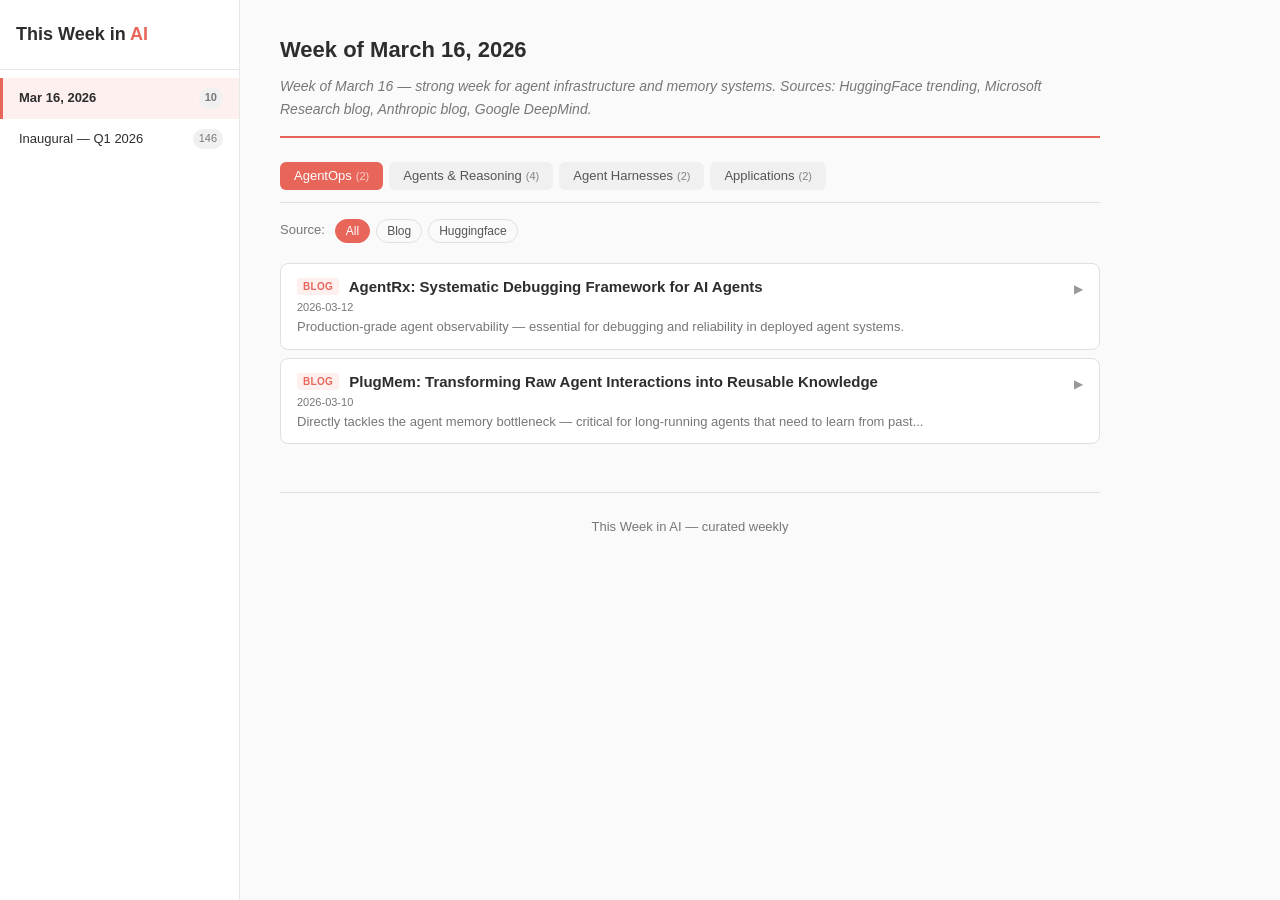
<file: docs/weeks/2026-03-16.html>
<!DOCTYPE html>
<html lang="en">
<head>
  <meta charset="UTF-8">
  <meta name="viewport" content="width=device-width, initial-scale=1.0">
  <title>This Week in AI — Week of March 16, 2026</title>
  <link rel="stylesheet" href="../style.css">
</head>
<body>
  <div class="layout">
    <aside class="sidebar">
      <div class="sidebar-header">
        <h1><a href="../index.html">This Week in <span class="highlight">AI</span></a></h1>
      </div>
      <nav class="week-list">
        
        <a href="../weeks/2026-03-16.html" class="week-link active">
          <span class="week-title">Mar 16, 2026</span>
          <span class="week-count">10</span>
        </a>
        
        <a href="../weeks/2026-01-06.html" class="week-link">
          <span class="week-title">Inaugural — Q1 2026</span>
          <span class="week-count">146</span>
        </a>
        
      </nav>
    </aside>
    <main class="content">
      
<header>
  <h2 class="edition-title">Week of March 16, 2026</h2>
  
  <div class="curator-notes">Week of March 16 — strong week for agent infrastructure and memory systems. Sources: HuggingFace trending, Microsoft Research blog, Anthropic blog, Google DeepMind.</div>
  
</header>

<nav class="tabs" id="category-tabs">
  
  
  <button data-tab="agentops" class="active">
    AgentOps<span class="count">(2)</span>
  </button>
  
  
  
  
  
  <button data-tab="agents">
    Agents & Reasoning<span class="count">(4)</span>
  </button>
  
  
  
  
  
  <button data-tab="harnesses">
    Agent Harnesses<span class="count">(2)</span>
  </button>
  
  
  
  <button data-tab="applications">
    Applications<span class="count">(2)</span>
  </button>
  
  
</nav>


<nav class="source-filters">
  <span class="filter-label">Source:</span>
  <button class="source-btn active" data-source="all">All</button>
  
  <button class="source-btn" data-source="blog">blog</button>
  
  <button class="source-btn" data-source="huggingface">huggingface</button>
  
</nav>





<section class="category active" id="agentops">
  
  <div class="paper" data-source="blog">
    <div class="paper-header" onclick="this.parentElement.classList.toggle('expanded')">
      <div class="paper-title">
        <h3>
          <span class="source-badge source-blog">blog</span>
          <a href="https://www.microsoft.com/en-us/research/blog/systematic-debugging-for-ai-agents-introducing-the-agentrx-framework/" target="_blank" rel="noopener" onclick="event.stopPropagation()">AgentRx: Systematic Debugging Framework for AI Agents</a>
        </h3>
        <div class="date-badge">2026-03-12</div>
        <div class="importance-preview">Production-grade agent observability — essential for debugging and reliability in deployed agent systems.</div>
      </div>
      <div class="expand-icon">&#9654;</div>
    </div>
    <div class="paper-details">
      <div class="meta">Microsoft Research · 2026-03-12</div>
      <div class="summary">Framework for improving transparency when AI agents make errors in autonomous tasks. Provides systematic approaches to diagnosing agent failures, tracing error propagation through multi-step workflows, and identifying root causes in complex agent pipelines.</div>
      
      <div class="importance">Production-grade agent observability — essential for debugging and reliability in deployed agent systems.</div>
      
      
      <div class="tags">
        
        <span>#debugging</span>
        
        <span>#observability</span>
        
        <span>#reliability</span>
        
        <span>#agent-errors</span>
        
      </div>
      
      <a class="arxiv-link" href="https://www.microsoft.com/en-us/research/blog/systematic-debugging-for-ai-agents-introducing-the-agentrx-framework/" target="_blank" rel="noopener">View source &rarr;</a>
    </div>
  </div>
  
  <div class="paper" data-source="blog">
    <div class="paper-header" onclick="this.parentElement.classList.toggle('expanded')">
      <div class="paper-title">
        <h3>
          <span class="source-badge source-blog">blog</span>
          <a href="https://www.microsoft.com/en-us/research/blog/from-raw-interaction-to-reusable-knowledge-rethinking-memory-for-ai-agents/" target="_blank" rel="noopener" onclick="event.stopPropagation()">PlugMem: Transforming Raw Agent Interactions into Reusable Knowledge</a>
        </h3>
        <div class="date-badge">2026-03-10</div>
        <div class="importance-preview">Directly tackles the agent memory bottleneck — critical for long-running agents that need to learn from past...</div>
      </div>
      <div class="expand-icon">&#9654;</div>
    </div>
    <div class="paper-details">
      <div class="meta">Microsoft Research · 2026-03-10</div>
      <div class="summary">Method to convert raw agent interaction logs into structured, practical knowledge while managing memory efficiency. Addresses the key challenge of what to retain and what to discard from lengthy agent interaction histories.</div>
      
      <div class="importance">Directly tackles the agent memory bottleneck — critical for long-running agents that need to learn from past interactions without context window exhaustion.</div>
      
      
      <div class="tags">
        
        <span>#memory</span>
        
        <span>#knowledge-extraction</span>
        
        <span>#interaction-logs</span>
        
        <span>#efficiency</span>
        
      </div>
      
      <a class="arxiv-link" href="https://www.microsoft.com/en-us/research/blog/from-raw-interaction-to-reusable-knowledge-rethinking-memory-for-ai-agents/" target="_blank" rel="noopener">View source &rarr;</a>
    </div>
  </div>
  
</section>







<section class="category" id="agents">
  
  <div class="paper" data-source="huggingface">
    <div class="paper-header" onclick="this.parentElement.classList.toggle('expanded')">
      <div class="paper-title">
        <h3>
          <span class="source-badge source-huggingface">huggingface</span>
          <a href="https://arxiv.org/abs/2603.18743" target="_blank" rel="noopener" onclick="event.stopPropagation()">Memento-Skills: Let Agents Design Agents</a>
        </h3>
        <div class="date-badge">2026-03-21</div>
        <div class="importance-preview">Meta-agent architecture that designs specialized sub-agents — directly relevant to agent orchestration and skill...</div>
      </div>
      <div class="expand-icon">&#9654;</div>
    </div>
    <div class="paper-details">
      <div class="meta">Huichi Zhou, Siyuan Guo, Anjie Liu, Zhongwei Yu, Ziqin Gong · 2026-03-21</div>
      <div class="summary">A continually-learnable LLM agent system that autonomously constructs, adapts, and improves task-specific agents through experience. Built on a memory-based RL framework with stateful prompts where reusable skills are stored as structured markdown files serving as persistent, evolving memory.</div>
      
      <div class="importance">Meta-agent architecture that designs specialized sub-agents — directly relevant to agent orchestration and skill composition patterns.</div>
      
      
      <div class="tags">
        
        <span>#meta-agents</span>
        
        <span>#skill-learning</span>
        
        <span>#memory</span>
        
        <span>#reinforcement-learning</span>
        
      </div>
      
      <a class="arxiv-link" href="https://arxiv.org/abs/2603.18743" target="_blank" rel="noopener">View source &rarr;</a>
    </div>
  </div>
  
  <div class="paper" data-source="huggingface">
    <div class="paper-header" onclick="this.parentElement.classList.toggle('expanded')">
      <div class="paper-title">
        <h3>
          <span class="source-badge source-huggingface">huggingface</span>
          <a href="https://arxiv.org/abs/2603.18429" target="_blank" rel="noopener" onclick="event.stopPropagation()">AndroTMem: Anchored Memory in Long-Horizon GUI Agents</a>
        </h3>
        <div class="date-badge">2026-03-21</div>
        <div class="importance-preview">Practical memory architecture for deployed GUI agents — balances information retention with efficiency in real...</div>
      </div>
      <div class="expand-icon">&#9654;</div>
    </div>
    <div class="paper-details">
      <div class="meta">Yibo Shi, Jungang Li, Linghao Zhang, Zihao Dongfang, Biao Wu · 2026-03-21</div>
      <div class="summary">Diagnostic framework for anchored memory in long-horizon Android GUI agents. Shows that replaying full interaction sequences is redundant and noisy, while summaries erase dependency-critical information. Proposes anchored memory that preserves traceability while reducing noise.</div>
      
      <div class="importance">Practical memory architecture for deployed GUI agents — balances information retention with efficiency in real mobile automation tasks.</div>
      
      
      <div class="tags">
        
        <span>#gui-agents</span>
        
        <span>#memory</span>
        
        <span>#mobile</span>
        
        <span>#long-horizon</span>
        
      </div>
      
      <a class="arxiv-link" href="https://arxiv.org/abs/2603.18429" target="_blank" rel="noopener">View source &rarr;</a>
    </div>
  </div>
  
  <div class="paper" data-source="huggingface">
    <div class="paper-header" onclick="this.parentElement.classList.toggle('expanded')">
      <div class="paper-title">
        <h3>
          <span class="source-badge source-huggingface">huggingface</span>
          <a href="https://arxiv.org/abs/2603.10263" target="_blank" rel="noopener" onclick="event.stopPropagation()">DICE-RL: Efficient Skill Mastery via Distribution Contractive RL Finetuning</a>
        </h3>
        <div class="date-badge">2026-03-17</div>
        <div class="importance-preview">Practical agent self-improvement loop — demonstrates how agents can rapidly master skills by refining pretrained...</div>
      </div>
      <div class="expand-icon">&#9654;</div>
    </div>
    <div class="paper-details">
      <div class="meta">Zhanyi Sun, Shuran Song · 2026-03-17</div>
      <div class="summary">Framework that uses RL as a distribution contraction operator to refine pretrained generative robot policies. Turns a pretrained behavior prior into a high-performing policy by amplifying high-success behaviors from online feedback, enabling efficient skill acquisition from limited interaction.</div>
      
      <div class="importance">Practical agent self-improvement loop — demonstrates how agents can rapidly master skills by refining pretrained behaviors through online experience.</div>
      
      
      <div class="tags">
        
        <span>#skill-learning</span>
        
        <span>#reinforcement-learning</span>
        
        <span>#self-improvement</span>
        
        <span>#robotics</span>
        
      </div>
      
      <a class="arxiv-link" href="https://arxiv.org/abs/2603.10263" target="_blank" rel="noopener">View source &rarr;</a>
    </div>
  </div>
  
  <div class="paper" data-source="huggingface">
    <div class="paper-header" onclick="this.parentElement.classList.toggle('expanded')">
      <div class="paper-title">
        <h3>
          <span class="source-badge source-huggingface">huggingface</span>
          <a href="https://arxiv.org/abs/2603.17216" target="_blank" rel="noopener" onclick="event.stopPropagation()">AI Scientist via Synthetic Task Scaling</a>
        </h3>
        <div class="date-badge">2026-03-20</div>
        <div class="importance-preview">Principled approach to training research agents — moves beyond prompt scaffolding to actual learned scientific...</div>
      </div>
      <div class="expand-icon">&#9654;</div>
    </div>
    <div class="paper-details">
      <div class="meta">Ziyang Cai, Harkirat Behl · 2026-03-20</div>
      <div class="summary">Provides a novel synthetic environment for training AI agents to perform ML research. Addresses the gap between plausible-looking but ineffective research ideas and genuine scientific discovery by using synthetic tasks to train agents that learn from doing.</div>
      
      <div class="importance">Principled approach to training research agents — moves beyond prompt scaffolding to actual learned scientific reasoning capabilities.</div>
      
      
      <div class="tags">
        
        <span>#ai-research</span>
        
        <span>#synthetic-tasks</span>
        
        <span>#scientific-discovery</span>
        
        <span>#training</span>
        
      </div>
      
      <a class="arxiv-link" href="https://arxiv.org/abs/2603.17216" target="_blank" rel="noopener">View source &rarr;</a>
    </div>
  </div>
  
</section>







<section class="category" id="harnesses">
  
  <div class="paper" data-source="huggingface">
    <div class="paper-header" onclick="this.parentElement.classList.toggle('expanded')">
      <div class="paper-title">
        <h3>
          <span class="source-badge source-huggingface">huggingface</span>
          <a href="https://arxiv.org/abs/2603.18815" target="_blank" rel="noopener" onclick="event.stopPropagation()">ProRL Agent: Rollout-as-a-Service for RL Training of Multi-Turn LLM Agents</a>
        </h3>
        <div class="date-badge">2026-03-21</div>
        <div class="importance-preview">Infrastructure pattern for scaling agent RL training — separating rollout from training is a key architectural...</div>
      </div>
      <div class="expand-icon">&#9654;</div>
    </div>
    <div class="paper-details">
      <div class="meta">Hao Zhang, Mingjie Liu, Shaokun Zhang, Songyang Han, Jian Hu · 2026-03-21</div>
      <div class="summary">Decouples rollout orchestration from the RL training loop for multi-turn LLM agents. Makes sandboxed trajectory generation a scalable service, enabling easier migration and maintenance of agent training infrastructure across environments.</div>
      
      <div class="importance">Infrastructure pattern for scaling agent RL training — separating rollout from training is a key architectural insight for production agent systems.</div>
      
      
      <div class="tags">
        
        <span>#reinforcement-learning</span>
        
        <span>#training-infrastructure</span>
        
        <span>#multi-turn</span>
        
        <span>#scalability</span>
        
      </div>
      
      <a class="arxiv-link" href="https://arxiv.org/abs/2603.18815" target="_blank" rel="noopener">View source &rarr;</a>
    </div>
  </div>
  
  <div class="paper" data-source="huggingface">
    <div class="paper-header" onclick="this.parentElement.classList.toggle('expanded')">
      <div class="paper-title">
        <h3>
          <span class="source-badge source-huggingface">huggingface</span>
          <a href="https://arxiv.org/abs/2603.15030" target="_blank" rel="noopener" onclick="event.stopPropagation()">VTC-Bench: Evaluating Agentic Models via Compositional Visual Tool Chaining</a>
        </h3>
        <div class="date-badge">2026-03-19</div>
        <div class="importance-preview">Directly measures agentic tool orchestration capability — reveals where current agent harnesses break down in real...</div>
      </div>
      <div class="expand-icon">&#9654;</div>
    </div>
    <div class="paper-details">
      <div class="meta">Xuanyu Zhu, Yuhao Dong, Rundong Wang, Yang Shi, Zhipeng Wu · 2026-03-19</div>
      <div class="summary">Benchmark for evaluating how well multimodal LLMs compose and chain external tools for complex visual tasks. Exposes a persistent bottleneck — existing models struggle to precisely execute and effectively compose diverse tools in multi-step workflows.</div>
      
      <div class="importance">Directly measures agentic tool orchestration capability — reveals where current agent harnesses break down in real tool-chaining scenarios.</div>
      
      
      <div class="tags">
        
        <span>#tool-chaining</span>
        
        <span>#benchmarks</span>
        
        <span>#agentic-evaluation</span>
        
        <span>#multimodal</span>
        
      </div>
      
      <a class="arxiv-link" href="https://arxiv.org/abs/2603.15030" target="_blank" rel="noopener">View source &rarr;</a>
    </div>
  </div>
  
</section>




<section class="category" id="applications">
  
  <div class="paper" data-source="huggingface">
    <div class="paper-header" onclick="this.parentElement.classList.toggle('expanded')">
      <div class="paper-title">
        <h3>
          <span class="source-badge source-huggingface">huggingface</span>
          <a href="https://arxiv.org/abs/2603.16557" target="_blank" rel="noopener" onclick="event.stopPropagation()">BenchPreS: Personalized Preference Selectivity of Persistent-Memory LLMs</a>
        </h3>
        <div class="date-badge">2026-03-19</div>
        <div class="importance-preview">Critical safety evaluation for personalized AI assistants — understanding when to apply vs. suppress stored...</div>
      </div>
      <div class="expand-icon">&#9654;</div>
    </div>
    <div class="paper-details">
      <div class="meta">Sangyeon Yoon, Sunkyoung Kim, Hyesoo Hong, Wonje Jeung, Yongil Kim · 2026-03-19</div>
      <div class="summary">Evaluates whether memory-based user preferences in LLMs are appropriately applied or suppressed across different social and institutional contexts. Addresses when persistent memory should and should not influence model behavior in third-party communication settings.</div>
      
      <div class="importance">Critical safety evaluation for personalized AI assistants — understanding when to apply vs. suppress stored preferences is essential for deployed agents.</div>
      
      
      <div class="tags">
        
        <span>#persistent-memory</span>
        
        <span>#personalization</span>
        
        <span>#safety</span>
        
        <span>#benchmarks</span>
        
      </div>
      
      <a class="arxiv-link" href="https://arxiv.org/abs/2603.16557" target="_blank" rel="noopener">View source &rarr;</a>
    </div>
  </div>
  
  <div class="paper" data-source="huggingface">
    <div class="paper-header" onclick="this.parentElement.classList.toggle('expanded')">
      <div class="paper-title">
        <h3>
          <span class="source-badge source-huggingface">huggingface</span>
          <a href="https://arxiv.org/abs/2603.17218" target="_blank" rel="noopener" onclick="event.stopPropagation()">Alignment Makes Language Models Normative, Not Descriptive</a>
        </h3>
        <div class="date-badge">2026-03-20</div>
        <div class="importance-preview">Critical insight for agent design — agents deployed in negotiation, persuasion, or strategic settings may need base...</div>
      </div>
      <div class="expand-icon">&#9654;</div>
    </div>
    <div class="paper-details">
      <div class="meta">Eilam Shapira, Moshe Tennenholtz, Roi Reichart · 2026-03-20</div>
      <div class="summary">Compares 120 base-aligned model pairs on 10,000+ real human decisions in multi-round strategic games — bargaining, persuasion, negotiation. Shows that base models outperform aligned counterparts at predicting actual human behavior, revealing that alignment optimizes for norms, not descriptions of how people act.</div>
      
      <div class="importance">Critical insight for agent design — agents deployed in negotiation, persuasion, or strategic settings may need base models, not RLHF-aligned ones, to accurately model human counterparts.</div>
      
      
      <div class="tags">
        
        <span>#alignment</span>
        
        <span>#agent-behavior</span>
        
        <span>#strategic-games</span>
        
        <span>#human-modeling</span>
        
      </div>
      
      <a class="arxiv-link" href="https://arxiv.org/abs/2603.17218" target="_blank" rel="noopener">View source &rarr;</a>
    </div>
  </div>
  
</section>



<script>
document.querySelectorAll('#category-tabs button').forEach(btn => {
  btn.addEventListener('click', () => {
    document.querySelectorAll('#category-tabs button').forEach(b => b.classList.remove('active'));
    btn.classList.add('active');
    document.querySelectorAll('section.category').forEach(s => s.classList.remove('active'));
    document.getElementById(btn.dataset.tab).classList.add('active');
  });
});

document.querySelectorAll('.source-btn').forEach(btn => {
  btn.addEventListener('click', () => {
    document.querySelectorAll('.source-btn').forEach(b => b.classList.remove('active'));
    btn.classList.add('active');
    const src = btn.dataset.source;
    document.querySelectorAll('.paper').forEach(p => {
      p.style.display = (src === 'all' || p.dataset.source === src) ? '' : 'none';
    });
    document.querySelectorAll('#category-tabs button').forEach(tab => {
      const section = document.getElementById(tab.dataset.tab);
      if (!section) return;
      const visible = section.querySelectorAll('.paper:not([style*="display: none"])').length;
      tab.querySelector('.count').textContent = '(' + visible + ')';
    });
  });
});
</script>

      <footer>
        This Week in AI &mdash; curated weekly
      </footer>
    </main>
  </div>
</body>
</html>
</file>
<file: docs/style.css>
:root {
  --bg: #fafafa;
  --fg: #2d2d2d;
  --muted: #777777;
  --border: #e0e0e0;
  --accent: #e8655a;
  --accent-light: #fdf0ef;
  --card-bg: #ffffff;
  --tag-bg: #f0f0f0;
  --tag-fg: #555555;
  --tab-bg: #f0f0f0;
  --tab-active-bg: #e8655a;
  --tab-active-fg: #ffffff;
  --tab-fg: #555555;
  --expand-icon: #999999;
  --sidebar-bg: #ffffff;
  --sidebar-border: #e8e8e8;
  --sidebar-hover: #f5f5f5;
  --sidebar-active: #fdf0ef;
}

@media (prefers-color-scheme: dark) {
  :root {
    --bg: #1a1a1a;
    --fg: #e0e0e0;
    --muted: #999999;
    --border: #333333;
    --accent: #e8655a;
    --accent-light: #2d1f1e;
    --card-bg: #242424;
    --tag-bg: #333333;
    --tag-fg: #bbbbbb;
    --tab-bg: #2a2a2a;
    --tab-active-bg: #e8655a;
    --tab-active-fg: #ffffff;
    --tab-fg: #999999;
    --expand-icon: #777777;
    --sidebar-bg: #1e1e1e;
    --sidebar-border: #2d2d2d;
    --sidebar-hover: #262626;
    --sidebar-active: #2d1f1e;
  }
}

* {
  margin: 0;
  padding: 0;
  box-sizing: border-box;
}

body {
  font-family: -apple-system, BlinkMacSystemFont, "Segoe UI", Roboto, sans-serif;
  background: var(--bg);
  color: var(--fg);
  line-height: 1.6;
}

/* Layout */
.layout {
  display: flex;
  min-height: 100vh;
}

/* Sidebar */
.sidebar {
  width: 240px;
  flex-shrink: 0;
  background: var(--sidebar-bg);
  border-right: 1px solid var(--sidebar-border);
  position: fixed;
  top: 0;
  left: 0;
  bottom: 0;
  overflow-y: auto;
  z-index: 10;
}

.sidebar-header {
  padding: 1.25rem 1rem;
  border-bottom: 1px solid var(--sidebar-border);
}

.sidebar-header h1 {
  font-size: 1.125rem;
  font-weight: 700;
}

.sidebar-header h1 a {
  color: var(--fg);
  text-decoration: none;
}

.sidebar-header .highlight {
  color: var(--accent);
}

.week-list {
  display: flex;
  flex-direction: column;
  padding: 0.5rem 0;
}

.week-link {
  display: flex;
  justify-content: space-between;
  align-items: center;
  padding: 0.625rem 1rem;
  text-decoration: none;
  color: var(--fg);
  font-size: 0.8125rem;
  border-left: 3px solid transparent;
  transition: all 0.1s ease;
}

.week-link:hover {
  background: var(--sidebar-hover);
}

.week-link.active {
  background: var(--sidebar-active);
  border-left-color: var(--accent);
  font-weight: 600;
}

.week-link .week-title {
  flex: 1;
  line-height: 1.3;
}

.week-link .week-count {
  font-size: 0.6875rem;
  color: var(--muted);
  background: var(--tag-bg);
  padding: 0.1rem 0.375rem;
  border-radius: 999px;
  margin-left: 0.5rem;
  flex-shrink: 0;
}

/* Main content */
.content {
  flex: 1;
  margin-left: 240px;
  padding: 2rem 2.5rem;
  max-width: 900px;
}

header {
  margin-bottom: 1.5rem;
  padding-bottom: 1rem;
  border-bottom: 2px solid var(--accent);
}

.edition-title {
  font-size: 1.375rem;
  font-weight: 700;
  color: var(--fg);
  margin-bottom: 0.25rem;
}

header .curator-notes {
  margin-top: 0.5rem;
  color: var(--muted);
  font-style: italic;
  font-size: 0.875rem;
}

/* Tabs */
nav.tabs {
  display: flex;
  flex-wrap: wrap;
  gap: 0.375rem;
  margin-bottom: 1rem;
  border-bottom: 1px solid var(--border);
  padding-bottom: 0.75rem;
}

nav.tabs button {
  font-family: inherit;
  font-size: 0.8125rem;
  font-weight: 500;
  padding: 0.4rem 0.875rem;
  border: none;
  border-radius: 6px;
  background: var(--tab-bg);
  color: var(--tab-fg);
  cursor: pointer;
  transition: all 0.15s ease;
}

nav.tabs button:hover {
  background: var(--accent-light);
  color: var(--accent);
}

nav.tabs button.active {
  background: var(--tab-active-bg);
  color: var(--tab-active-fg);
}

nav.tabs button .count {
  font-size: 0.6875rem;
  opacity: 0.7;
  margin-left: 0.25rem;
}

/* Source filters */
.source-filters {
  display: flex;
  align-items: center;
  gap: 0.375rem;
  margin-bottom: 1.25rem;
  flex-wrap: wrap;
}

.filter-label {
  font-size: 0.8125rem;
  color: var(--muted);
  margin-right: 0.25rem;
}

.source-btn {
  font-family: inherit;
  font-size: 0.75rem;
  padding: 0.25rem 0.625rem;
  border: 1px solid var(--border);
  border-radius: 999px;
  background: transparent;
  color: var(--tab-fg);
  cursor: pointer;
  transition: all 0.15s ease;
  text-transform: capitalize;
}

.source-btn:hover {
  border-color: var(--accent);
  color: var(--accent);
}

.source-btn.active {
  background: var(--accent);
  color: #fff;
  border-color: var(--accent);
}

/* Category sections */
section.category {
  display: none;
}

section.category.active {
  display: block;
}

/* Paper cards */
.paper {
  background: var(--card-bg);
  border: 1px solid var(--border);
  border-radius: 8px;
  margin-bottom: 0.5rem;
  overflow: hidden;
  transition: border-color 0.15s ease;
}

.paper:hover {
  border-color: var(--accent);
}

.paper-header {
  display: flex;
  align-items: flex-start;
  justify-content: space-between;
  padding: 0.75rem 1rem;
  cursor: pointer;
  gap: 0.75rem;
}

.paper-header .paper-title {
  flex: 1;
}

.paper-header h3 {
  font-size: 0.9375rem;
  font-weight: 600;
  margin-bottom: 0.125rem;
  line-height: 1.4;
}

.paper-header h3 a {
  color: var(--fg);
  text-decoration: none;
}

.paper-header h3 a:hover {
  color: var(--accent);
}

.paper-header .date-badge {
  font-size: 0.6875rem;
  color: var(--muted);
  margin-bottom: 0.125rem;
}

.paper-header .importance-preview {
  font-size: 0.8125rem;
  color: var(--muted);
  line-height: 1.4;
}

.paper-header .expand-icon {
  color: var(--expand-icon);
  font-size: 0.75rem;
  margin-top: 0.25rem;
  transition: transform 0.2s ease;
  flex-shrink: 0;
}

.paper.expanded .paper-header .expand-icon {
  transform: rotate(90deg);
}

.paper-details {
  display: none;
  padding: 0 1rem 1rem 1rem;
  border-top: 1px solid var(--border);
}

.paper.expanded .paper-details {
  display: block;
}

.paper-details .meta {
  font-size: 0.8125rem;
  color: var(--muted);
  margin-bottom: 0.75rem;
  padding-top: 0.75rem;
}

.paper-details .summary {
  font-size: 0.875rem;
  margin-bottom: 0.75rem;
  line-height: 1.6;
  color: var(--fg);
}

.paper-details .importance {
  font-size: 0.8125rem;
  color: var(--accent);
  border-left: 3px solid var(--accent);
  padding-left: 0.75rem;
  margin-bottom: 0.75rem;
  font-weight: 500;
}

.paper-details .tags {
  display: flex;
  flex-wrap: wrap;
  gap: 0.375rem;
}

.paper-details .tags span {
  font-size: 0.6875rem;
  background: var(--tag-bg);
  color: var(--tag-fg);
  padding: 0.125rem 0.5rem;
  border-radius: 999px;
}

.paper-details .arxiv-link {
  display: inline-block;
  margin-top: 0.5rem;
  font-size: 0.8125rem;
  color: var(--accent);
  text-decoration: none;
}

.paper-details .arxiv-link:hover {
  text-decoration: underline;
}

/* Source badges */
.source-badge {
  display: inline-block;
  font-size: 0.625rem;
  font-weight: 600;
  text-transform: uppercase;
  letter-spacing: 0.03em;
  padding: 0.1rem 0.375rem;
  border-radius: 3px;
  margin-right: 0.375rem;
  vertical-align: middle;
  position: relative;
  top: -1px;
}

.source-arxiv { background: var(--tag-bg); color: var(--muted); }
.source-github { background: #2d333b; color: #e6edf3; }
.source-blog { background: #fdf0ef; color: #e8655a; }
.source-huggingface { background: #fff3cd; color: #856404; }

@media (prefers-color-scheme: dark) {
  .source-github { background: #30363d; color: #e6edf3; }
  .source-blog { background: #2d1f1e; color: #e8655a; }
  .source-huggingface { background: #332b00; color: #ffc107; }
}

/* Archive page */
.archive-list {
  list-style: none;
}

.archive-list li {
  padding: 0.75rem 0;
  border-bottom: 1px solid var(--border);
}

.archive-list li a {
  color: var(--fg);
  text-decoration: none;
  font-weight: 500;
}

.archive-list li a:hover {
  color: var(--accent);
}

.archive-list li .count {
  color: var(--muted);
  font-size: 0.875rem;
  margin-left: 0.5rem;
}

footer {
  margin-top: 3rem;
  padding-top: 1.5rem;
  border-top: 1px solid var(--border);
  color: var(--muted);
  font-size: 0.8125rem;
  text-align: center;
}

/* Mobile sidebar toggle */
.sidebar-toggle {
  display: none;
  position: fixed;
  top: 0.75rem;
  left: 0.75rem;
  z-index: 20;
  background: var(--card-bg);
  border: 1px solid var(--border);
  border-radius: 6px;
  padding: 0.5rem 0.625rem;
  font-size: 1.125rem;
  cursor: pointer;
  color: var(--fg);
  line-height: 1;
}

@media (max-width: 768px) {
  .sidebar {
    transform: translateX(-100%);
    transition: transform 0.2s ease;
    width: 260px;
  }

  .sidebar.open {
    transform: translateX(0);
  }

  .content {
    margin-left: 0;
    padding: 3.5rem 1rem 2rem 1rem;
  }

  .sidebar-toggle {
    display: block;
  }

  nav.tabs {
    gap: 0.25rem;
  }

  nav.tabs button {
    font-size: 0.75rem;
    padding: 0.375rem 0.625rem;
  }
}
</file>
